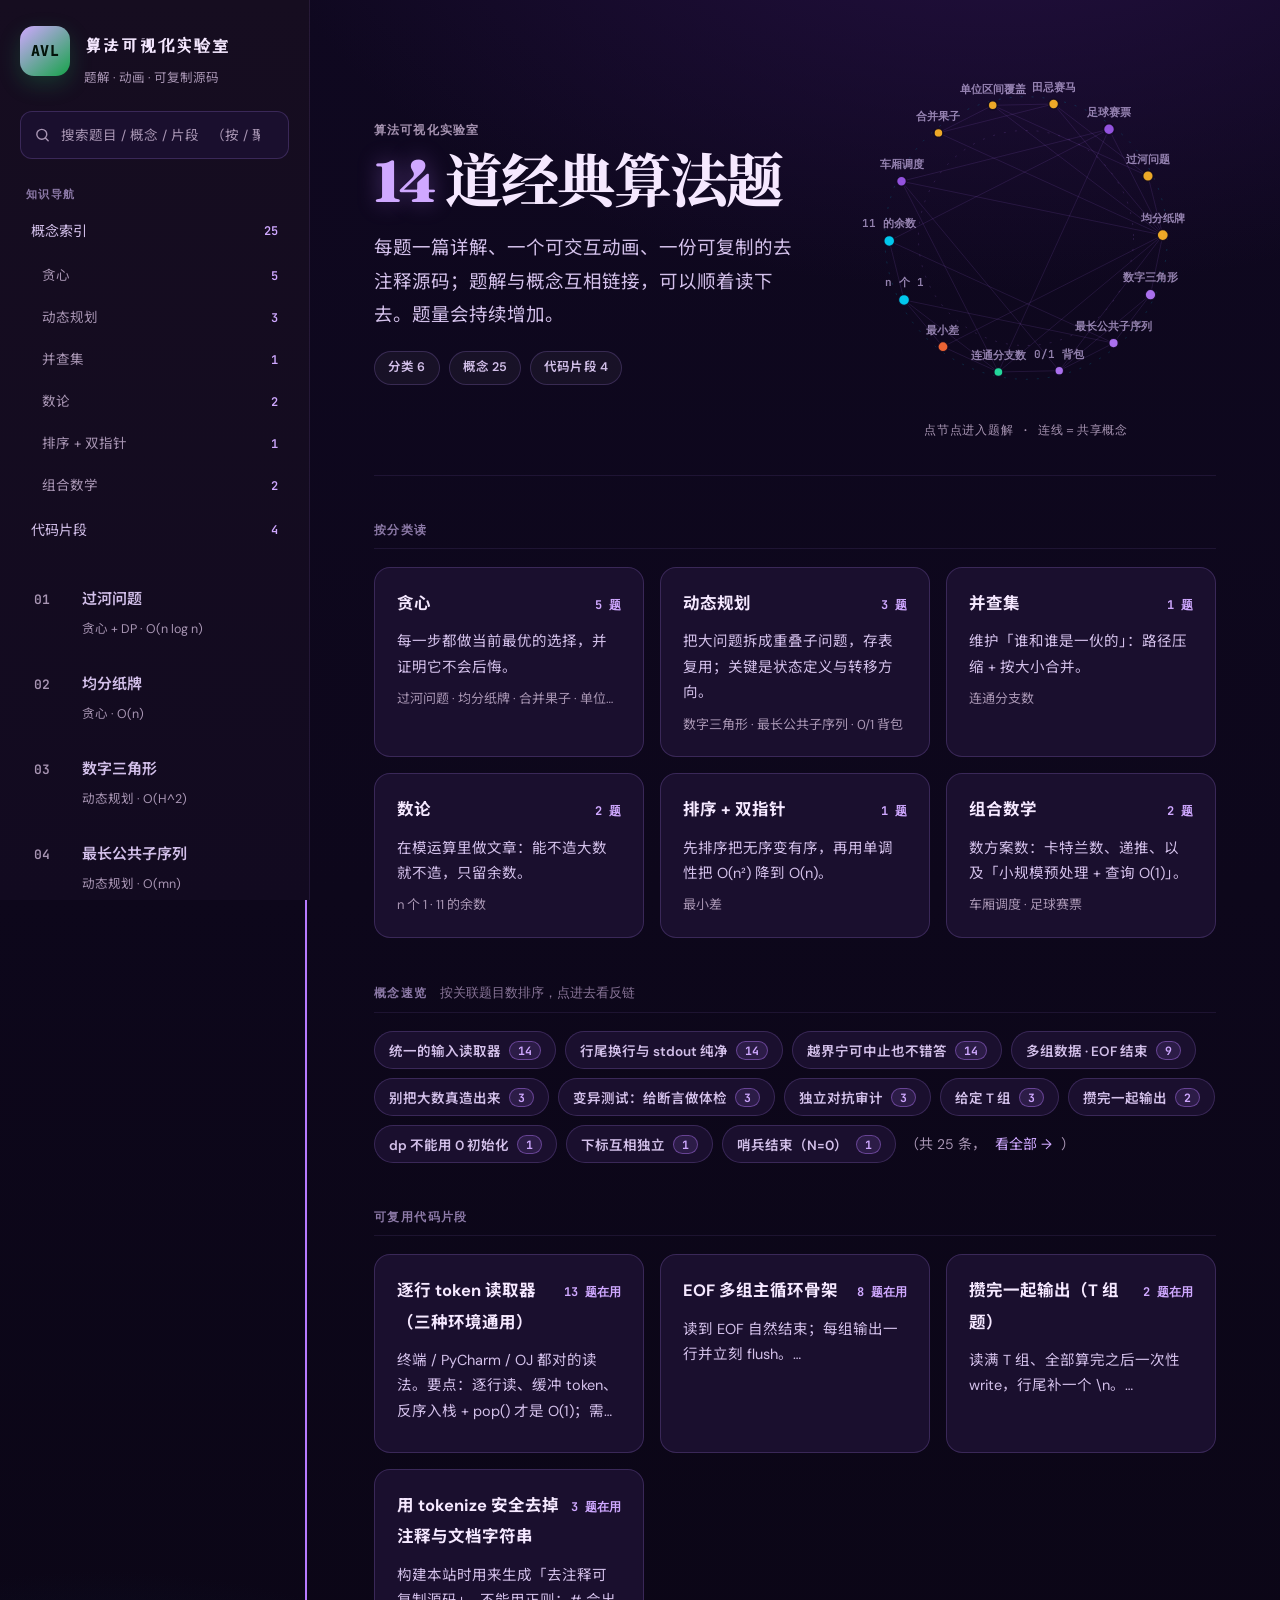
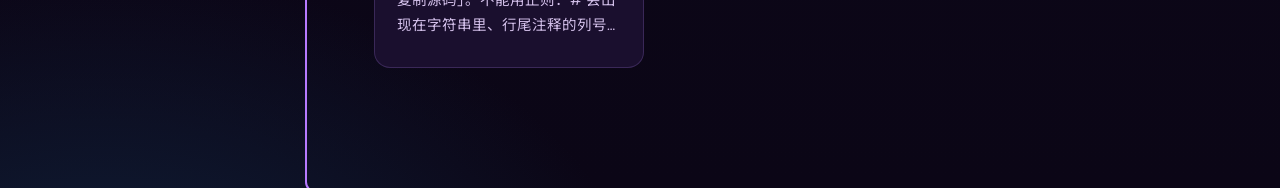
<file: index.html>
<!DOCTYPE html>
<html lang="zh-CN">
<head>
<meta charset="UTF-8">
<meta name="viewport" content="width=device-width, initial-scale=1">
<title>算法可视化实验室 · 经典算法题 wiki</title>
<meta name="description" content="经典算法题 wiki：题解互链、可交互动画、可复制的去注释源码。题量持续增加中。">
<!-- favicon：一个"节点 + 连线"的意象（算法图），内联 SVG，无外部请求 -->
<link rel="icon" href="data:image/svg+xml,%3Csvg xmlns='http://www.w3.org/2000/svg' viewBox='0 0 64 64'%3E%3Crect width='64' height='64' rx='14' fill='%23150c26'/%3E%3Cpath d='M22 24 L42 40' stroke='%2300d9ff' stroke-width='3'/%3E%3Ccircle cx='22' cy='24' r='9' fill='%23b77aff'/%3E%3Ccircle cx='42' cy='40' r='9' fill='%2325e8a5'/%3E%3C/svg%3E">
<!-- 字体：与个人介绍站同一套（Fraunces 衬线标题 / Noto Serif SC 中文标题 / JetBrains Mono 等宽 / ZCOOL 小薇 装饰）
     离网时会自动回落到系统字体，站点仍可用 -->
<link rel="preconnect" href="https://fonts.googleapis.com">
<link rel="preconnect" href="https://fonts.gstatic.com" crossorigin>
<link href="https://fonts.googleapis.com/css2?family=DM+Sans:wght@400;500;600;700;800&family=Fraunces:ital,opsz,wght@0,9..144,400..900;1,9..144,400..900&family=JetBrains+Mono:wght@400;500;700&family=Monoton&family=Noto+Sans+SC:wght@400;500;600;700;800&family=Noto+Serif+SC:wght@400;500;600;700&family=ZCOOL+XiaoWei&display=swap" rel="stylesheet">
<link rel="stylesheet" href="assets/style.css?v=20260930214526">
</head>
<body>
<a class="skip" href="#view">跳到正文</a>

<!-- 全站 canvas 背景（粒子星野，低密度慢漂移；尊重 prefers-reduced-motion） -->
<canvas id="cosmos-canvas" aria-hidden="true"></canvas>

<div class="shell">

  <aside class="side" aria-label="站点导航">
    <div class="brand">
      <a class="brand-mark" href="#/" aria-label="回到首页">AVL</a>
      <div class="brand-text">
        <h1><a href="#/">算法可视化实验室</a></h1>
        <p>题解 · 动画 · 可复制源码</p>
      </div>
    </div>

    <div class="search">
      <svg viewBox="0 0 24 24" aria-hidden="true" class="ico"><circle cx="11" cy="11" r="7"/><path d="M20 20l-3.5-3.5"/></svg>
      <input id="q" type="search" placeholder="搜索题目 / 概念 / 片段   （按 / 聚焦）"
             aria-label="站内搜索" autocomplete="off">
    </div>

    <div class="searchresult" id="searchResult" hidden></div>

    <nav class="wiknav" aria-label="知识导航" id="wiknav"></nav>

    <nav class="list" id="list" aria-label="题目目录"></nav>

    <div class="side-foot">
      <p><span class="dot" aria-hidden="true"></span> 源码可一键复制：默认<b>去注释</b>，也可切回原版</p>
      <p>动画为自包含单文件，离线也能跑</p>
    </div>
  </aside>

  <main id="view" class="main" tabindex="-1"></main>

</div>

<script src="assets/data.js?v=20260930214526"></script>
<script src="assets/wiki.js?v=20260930214526"></script>
<script src="assets/cosmos.js?v=20260930214526"></script>
<script src="assets/app.js?v=20260930214526"></script>
</body>
</html>
</file>
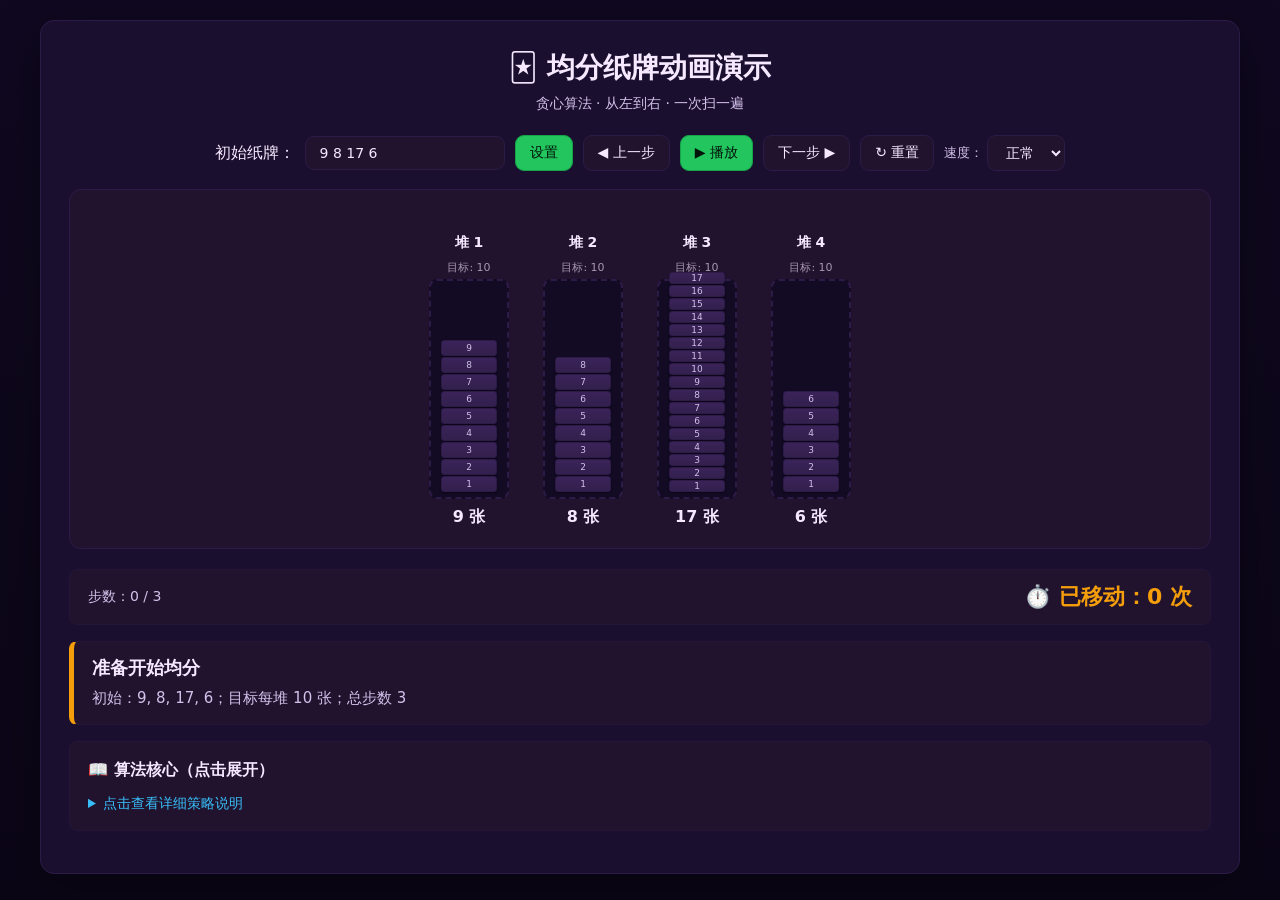
<file: problems/cards/animation.html>
<!DOCTYPE html>
<html lang="zh-CN">
<head>
<meta charset="UTF-8">
<title>均分纸牌动画演示</title>
<style>
  :root {
    --bg: #0f0820; --bg-2: #130a24;
    --surface: #1a0f2e; --surface-2: #21132e;
    --line: #2c1b47; --line-soft: #241539;
    --fg: #f5e8ff; --fg-dim: #d3c0ea; --fg-mute: #a895b3;
    --cur: #f59e0b; --cur-soft: rgba(245,158,11,.16); --cur-line: rgba(245,158,11,.42);
    --ok: #22c55e; --ok-fg: #4ade80; --ok-soft: rgba(34,197,94,.14); --ok-line: rgba(34,197,94,.38);
    --info: #38bdf8; --info-fg: #7dd3fc; --info-soft: rgba(56,189,248,.16); --info-line: rgba(56,189,248,.45);
    --danger: #f87171;
    --ui: "IBM Plex Sans", "Segoe UI", "Microsoft YaHei", system-ui, sans-serif;
    --mono: "JetBrains Mono", "Cascadia Code", Consolas, "Courier New", monospace;
  }
  * { box-sizing: border-box; margin: 0; padding: 0; }
  body {
    font-family: var(--ui);
    font-variant-numeric: tabular-nums;
    background: linear-gradient(180deg, #0f0820 0%, #0b0616 100%);
    min-height: 100vh;
    padding: 20px;
    color: var(--fg);
  }
  .container {
    max-width: 1200px;
    margin: 0 auto;
    background: var(--surface);
    border: 1px solid var(--line);
    border-radius: 14px;
    box-shadow: 0 18px 50px rgba(0,0,0,0.35);
    padding: 28px;
  }
  h1 { text-align: center; color: var(--fg); margin-bottom: 8px; font-size: 28px; }
  .subtitle { text-align: center; color: var(--fg-dim); margin-bottom: 22px; font-size: 14px; }
  .controls {
    display: flex; gap: 10px; justify-content: center; align-items: center;
    flex-wrap: wrap; margin-bottom: 18px;
  }
  button, input, select {
    padding: 8px 14px; border-radius: 9px; border: 1px solid var(--line);
    background: var(--surface-2); color: var(--fg); font-size: 14px; font-family: inherit;
    cursor: pointer; transition: all 0.2s;
  }
  button:hover { background: #241539; border-color: #3a2359; color: var(--fg); transform: translateY(-1px); }
  button.primary { background: var(--ok); color: #04140a; border-color: #16a34a; }
  button.primary:hover { background: #2ee06a; }
  .speed-group { display: flex; gap: 4px; align-items: center; }
  .speed-group label { font-size: 13px; color: var(--fg-dim); }

  /* 卡片堆展示区 */
  .scene {
    position: relative;
    width: 100%;
    min-height: 360px;
    background: var(--surface-2);
    border-radius: 12px;
    border: 1px solid var(--line);
    padding: 30px 20px 20px;
    margin-bottom: 20px;
    display: flex;
    gap: 24px;
    justify-content: center;
    align-items: flex-end;
    flex-wrap: wrap;
  }

  /* 单堆 */
  .pile {
    display: flex; flex-direction: column; align-items: center;
    min-width: 90px; position: relative;
  }
  .pile-label {
    font-size: 14px; font-weight: bold; color: var(--fg);
    margin-bottom: 8px;
  }
  .pile-target {
    font-size: 11px; color: var(--fg-mute); margin-bottom: 4px;
  }
  .pile-stack {
    position: relative;
    width: 80px;
    height: 220px;
    display: flex; flex-direction: column-reverse;
    align-items: center;
    padding: 4px;
    background: var(--bg-2);
    border: 2px dashed var(--line);
    border-radius: 8px;
    transition: border-color 0.3s, box-shadow 0.3s;
  }
  /* 正在处理的那一堆 → 琥珀 */
  .pile-stack.active { border-color: var(--cur); border-style: solid; box-shadow: 0 0 0 3px var(--cur-soft); }
  /* 已归位的那一堆 → 绿 */
  .pile-stack.done { border-color: var(--ok); border-style: solid; box-shadow: inset 0 0 0 1px var(--ok-line); }

  /* 单张卡牌 */
  .card {
    width: 56px; height: 16px;
    background: linear-gradient(180deg, #3a2359, #33204d);
    border: 1px solid var(--line);
    border-radius: 3px;
    margin-bottom: 1px;
    color: var(--fg-dim); font-size: 9px;
    display: flex; align-items: center; justify-content: center;
    box-shadow: 0 1px 2px rgba(0,0,0,0.35);
    transition: opacity 0.4s, transform 0.6s cubic-bezier(0.5, 0, 0.5, 1);
  }
  .card.moving-out {
    opacity: 0; transform: translateY(-30px) scale(0.5);
  }
  .card.moving-in {
    opacity: 0; transform: translateY(30px) scale(0.5);
  }
  /* 已经搬到位的那张（完成/命中）→ 绿 */
  .card.moved {
    background: linear-gradient(180deg, #34d970, #22c55e);
    border-color: #16a34a;
    color: #04140a;
  }

  .pile-count {
    margin-top: 8px; font-size: 16px; font-weight: bold; color: var(--fg);
  }
  .pile-count.done { color: var(--ok-fg); }

  /* 飞行中的纸牌（正在搬的那一张 → 琥珀） */
  .flying-card {
    position: absolute;
    width: 56px; height: 16px;
    background: linear-gradient(180deg, #fbbf24, #f59e0b);
    border: 2px solid var(--cur);
    border-radius: 3px;
    color: #0f0820; font-size: 10px; font-weight: bold;
    display: flex; align-items: center; justify-content: center;
    box-shadow: 0 4px 12px rgba(0,0,0,0.45), 0 0 0 3px var(--cur-soft);
    z-index: 100;
    pointer-events: none;
    transition: all 0.8s cubic-bezier(0.5, 0, 0.5, 1);
  }

  /* 步骤说明 */
  .step-info {
    background: var(--surface-2);
    border: 1px solid var(--line-soft);
    border-left: 5px solid var(--cur);
    padding: 14px 18px;
    border-radius: 8px;
    margin-bottom: 16px;
    min-height: 80px;
  }
  .step-title { font-size: 18px; font-weight: bold; color: var(--fg); margin-bottom: 6px; }
  .step-detail { font-size: 15px; color: var(--fg-dim); line-height: 1.6; }
  .step-tag {
    display: inline-block; background: var(--info-soft); color: var(--info-fg);
    border: 1px solid var(--info-line);
    padding: 2px 10px; border-radius: 12px; font-weight: bold; margin-left: 8px;
  }

  /* 进度 */
  .progress {
    display: flex; justify-content: space-between; align-items: center;
    background: var(--surface-2); border: 1px solid var(--line-soft);
    padding: 12px 18px; border-radius: 8px; margin-bottom: 16px;
  }
  .timer { font-size: 22px; font-weight: bold; color: var(--cur); }
  .step-counter { color: var(--fg-dim); font-size: 14px; }

  /* 算法说明 */
  .algo-explain {
    background: var(--surface-2); border: 1px solid var(--line-soft);
    border-radius: 8px; padding: 14px 18px; margin-bottom: 14px;
    font-size: 14px; line-height: 1.7;
  }
  .algo-explain h3 { color: var(--fg); margin-bottom: 8px; }
  .error { background: rgba(248,113,113,.12); color: var(--danger); border: 1px solid rgba(248,113,113,.38); padding: 10px 14px; border-radius: 8px; margin-bottom: 10px; }
</style>
</head>
<body>

<div class="container">
  <h1>🃏 均分纸牌动画演示</h1>
  <p class="subtitle">贪心算法 · 从左到右 · 一次扫一遍</p>

  <div class="controls">
    <label>初始纸牌：</label>
    <input id="cardInput" type="text" value="9 8 17 6" style="width:200px;">
    <button class="primary" onclick="setup()">设置</button>
    <button onclick="prevStep()" id="btnPrev">◀ 上一步</button>
    <button class="primary" onclick="togglePlay()" id="btnPlay">▶ 播放</button>
    <button onclick="nextStep()" id="btnNext">下一步 ▶</button>
    <button onclick="reset()">↻ 重置</button>
    <div class="speed-group">
      <label>速度：</label>
      <select id="playSpeed" onchange="changeSpeed()">
        <option value="2400">慢</option>
        <option value="1200" selected>正常</option>
        <option value="600">快</option>
      </select>
    </div>
  </div>

  <div id="errorBox"></div>

  <div class="scene" id="scene"></div>

  <div class="progress">
    <div class="step-counter" id="stepCounter">步数：0 / 0</div>
    <div class="timer" id="timer">⏱️ 已移动：0 次</div>
  </div>

  <div class="step-info">
    <div class="step-title" id="stepTitle">请输入纸牌数后点击「设置」开始</div>
    <div class="step-detail" id="stepDetail">例如：9 8 17 6 → 最少 3 次</div>
  </div>

  <div class="algo-explain">
    <h3>📖 算法核心（点击展开）</h3>
    <details>
      <summary style="cursor:pointer; color:var(--info);">点击查看详细策略说明</summary>
      <p style="margin-top:10px;">
        <b>目标</b>：让 N 堆纸牌每堆都等于平均值 avg = sum / N
      </p>
      <p>
        <b>贪心思路</b>：从左到右扫描，如果第 i 堆不等于 avg，
        必须立刻从 i 或 i+1 调整（移动一次），把 i 强制变为 avg，
        剩余偏差转嫁给 i+1。
      </p>
      <p>
        <b>正确性</b>：前 i 堆保持为 avg 时，后续 i+1..N-1 的最优解
        不受前面影响（无后效性），所以每遇到偏差就立即修复是最优的。
      </p>
      <p><b>时间复杂度</b>：O(N)，扫一遍即可。</p>
    </details>
  </div>
</div>

<script>
/* ===== 与 Python 一致的算法 ===== */
function minMoves(cards) {
  const n = cards.length;
  const avg = cards.reduce((a, b) => a + b, 0) / n;
  const piles = [...cards];
  const steps = [];   // {src, dst, amount, snapshot}

  for (let i = 0; i < n - 1; i++) {
    if (piles[i] !== avg) {
      const diff = piles[i] - avg;
      if (diff > 0) {
        piles[i + 1] += diff;
        piles[i] = avg;
        steps.push({ src: i, dst: i + 1, amount: diff, snapshot: [...piles] });
      } else {
        const amount = -diff;
        piles[i + 1] -= amount;
        piles[i] = avg;
        steps.push({ src: i + 1, dst: i, amount, snapshot: [...piles] });
      }
    }
  }
  return { moves: steps.length, steps, avg };
}

/* ===== 状态 ===== */
const state = {
  initial: [],
  avg: 0,
  moves: 0,
  steps: [],
  piles: [],           // 当前每堆张数
  stepIdx: 0,
  playing: false,
  timerId: null,
  playDuration: 1200,
};

function setError(msg) {
  document.getElementById("errorBox").innerHTML =
    msg ? `<div class="error">⚠️ ${msg}</div>` : "";
}

function setup() {
  setError("");
  const raw = document.getElementById("cardInput").value.trim();
  const arr = raw.split(/[\s,]+/).map(x => parseInt(x, 10)).filter(x => !isNaN(x));
  if (arr.length < 1) { setError("请输入至少 1 个数！"); return; }
  if (arr.length > 100) { setError("N <= 100"); return; }
  const total = arr.reduce((a, b) => a + b, 0);
  if (total % arr.length !== 0) {
    setError(`总数 ${total} 不是 N=${arr.length} 的倍数，无法均分！`);
    return;
  }

  const { moves, steps, avg } = minMoves(arr);
  state.initial = arr;
  state.avg = avg;
  state.moves = moves;
  state.steps = steps;
  state.piles = [...arr];
  state.stepIdx = 0;
  state.playing = false;
  clearTimeout(state.timerId);
  document.getElementById("btnPlay").textContent = "▶ 播放";

  drawScene();
  updateStepInfo();
}

function drawScene() {
  const scene = document.getElementById("scene");
  scene.innerHTML = "";
  state.piles.forEach((count, idx) => {
    const pile = document.createElement("div");
    pile.className = "pile";
    pile.dataset.idx = idx;

    const label = document.createElement("div");
    label.className = "pile-label";
    label.textContent = `堆 ${idx + 1}`;
    pile.appendChild(label);

    const target = document.createElement("div");
    target.className = "pile-target";
    target.textContent = `目标: ${state.avg}`;
    pile.appendChild(target);

    const stack = document.createElement("div");
    stack.className = "pile-stack";
    if (count === state.avg && state.stepIdx >= state.steps.length) stack.classList.add("done");
    for (let c = 0; c < count; c++) {
      const card = document.createElement("div");
      card.className = "card";
      if (count === state.avg && state.stepIdx >= state.steps.length) {
        card.classList.add("moved");
      }
      card.textContent = c + 1;
      stack.appendChild(card);
    }
    pile.appendChild(stack);

    const cnt = document.createElement("div");
    cnt.className = "pile-count";
    if (count === state.avg && state.stepIdx >= state.steps.length) cnt.classList.add("done");
    cnt.textContent = `${count} 张`;
    pile.appendChild(cnt);

    scene.appendChild(pile);
  });
}

function updateStepInfo() {
  document.getElementById("stepCounter").textContent =
    `步数：${state.stepIdx} / ${state.steps.length}`;
  document.getElementById("timer").textContent = `⏱️ 已移动：${state.stepIdx} 次`;

  const title = document.getElementById("stepTitle");
  const detail = document.getElementById("stepDetail");

  if (state.stepIdx === 0) {
    title.textContent = "准备开始均分";
    detail.textContent = `初始：${state.initial.join(", ")}；目标每堆 ${state.avg} 张；总步数 ${state.steps.length}`;
    return;
  }
  if (state.stepIdx > state.steps.length) {
    title.textContent = "✓ 已完成";
    detail.textContent = `所有堆均为 ${state.avg} 张，共移动 ${state.moves} 次`;
    return;
  }

  const step = state.steps[state.stepIdx - 1];
  title.textContent = `第 ${state.stepIdx} 步：从堆 ${step.src + 1} 移到堆 ${step.dst + 1}`;
  detail.innerHTML = `移动 ${step.amount} 张 <span class="step-tag">操作后：${step.snapshot.join(", ")}</span>`;
}

/* ===== 单步执行（带飞行纸牌动画） ===== */
function applyStep(step) {
  return new Promise(resolve => {
    const scene = document.getElementById("scene");
    const srcEl = scene.querySelector(`.pile[data-idx="${step.src}"]`);
    const dstEl = scene.querySelector(`.pile[data-idx="${step.dst}"]`);

    if (!srcEl || !dstEl) { resolve(); return; }

    const sceneRect = scene.getBoundingClientRect();
    const srcRect = srcEl.getBoundingClientRect();
    const dstRect = dstEl.getBoundingClientRect();

    const startX = srcRect.left - sceneRect.left + srcRect.width / 2 - 28;
    const startY = srcRect.top - sceneRect.top + 30;
    const endX   = dstRect.left - sceneRect.left + dstRect.width / 2 - 28;
    const endY   = dstRect.top - sceneRect.top + 30;

    // 飞行纸牌
    const flyer = document.createElement("div");
    flyer.className = "flying-card";
    flyer.textContent = `× ${step.amount}`;
    flyer.style.left = startX + "px";
    flyer.style.top = startY + "px";
    flyer.style.transform = "translate(-50%, -50%)";
    scene.appendChild(flyer);

    // 强制 reflow
    void flyer.offsetHeight;

    // 飞到目标
    flyer.style.left = endX + "px";
    flyer.style.top = endY + "px";

    // 同时让源堆"掉"几张
    const srcStack = srcEl.querySelector(".pile-stack");
    const srcCards = srcStack.querySelectorAll(".card");
    for (let i = 0; i < step.amount && i < srcCards.length; i++) {
      srcCards[srcCards.length - 1 - i].classList.add("moving-out");
    }

    setTimeout(() => {
      // 更新 state.piles
      state.piles[step.src] -= step.amount;
      state.piles[step.dst] += step.amount;

      flyer.remove();

      // 重新绘制（让 dst 堆新增几张）
      drawScene();

      setTimeout(resolve, 200);
    }, 850);
  });
}

async function nextStep() {
  if (state.stepIdx >= state.steps.length) {
    if (state.playing) {
      state.playing = false;
      clearTimeout(state.timerId);
      document.getElementById("btnPlay").textContent = "✓ 完成";
    }
    return;
  }
  const step = state.steps[state.stepIdx];
  await applyStep(step);
  state.stepIdx++;
  updateStepInfo();
  if (state.stepIdx === state.steps.length) {
    state.playing = false;
    clearTimeout(state.timerId);
    document.getElementById("btnPlay").textContent = "✓ 完成";
  }
}

function prevStep() {
  if (state.stepIdx === 0) return;
  state.stepIdx--;
  state.piles = [...state.initial];
  for (let i = 0; i < state.stepIdx; i++) {
    const s = state.steps[i];
    state.piles[s.src] -= s.amount;
    state.piles[s.dst] += s.amount;
  }
  drawScene();
  updateStepInfo();
  document.getElementById("btnPlay").textContent =
    state.stepIdx === state.steps.length ? "✓ 完成" : "▶ 播放";
}

function reset() {
  state.stepIdx = 0;
  state.playing = false;
  clearTimeout(state.timerId);
  document.getElementById("btnPlay").textContent = "▶ 播放";
  state.piles = [...state.initial];
  drawScene();
  updateStepInfo();
}

async function togglePlay() {
  if (state.playing) {
    state.playing = false;
    clearTimeout(state.timerId);
    document.getElementById("btnPlay").textContent = "▶ 播放";
    return;
  }
  if (state.stepIdx >= state.steps.length) reset();
  if (state.steps.length === 0) return;
  state.playing = true;
  document.getElementById("btnPlay").textContent = "⏸ 暂停";

  while (state.playing && state.stepIdx < state.steps.length) {
    await nextStep();
    if (!state.playing) break;
    await new Promise(r => setTimeout(r, state.playDuration));
  }
}

function changeSpeed() {
  state.playDuration = parseInt(document.getElementById("playSpeed").value, 10);
}

window.addEventListener("load", () => setTimeout(setup, 100));
window.addEventListener("resize", drawScene);
</script>
</body>
</html>
</file>
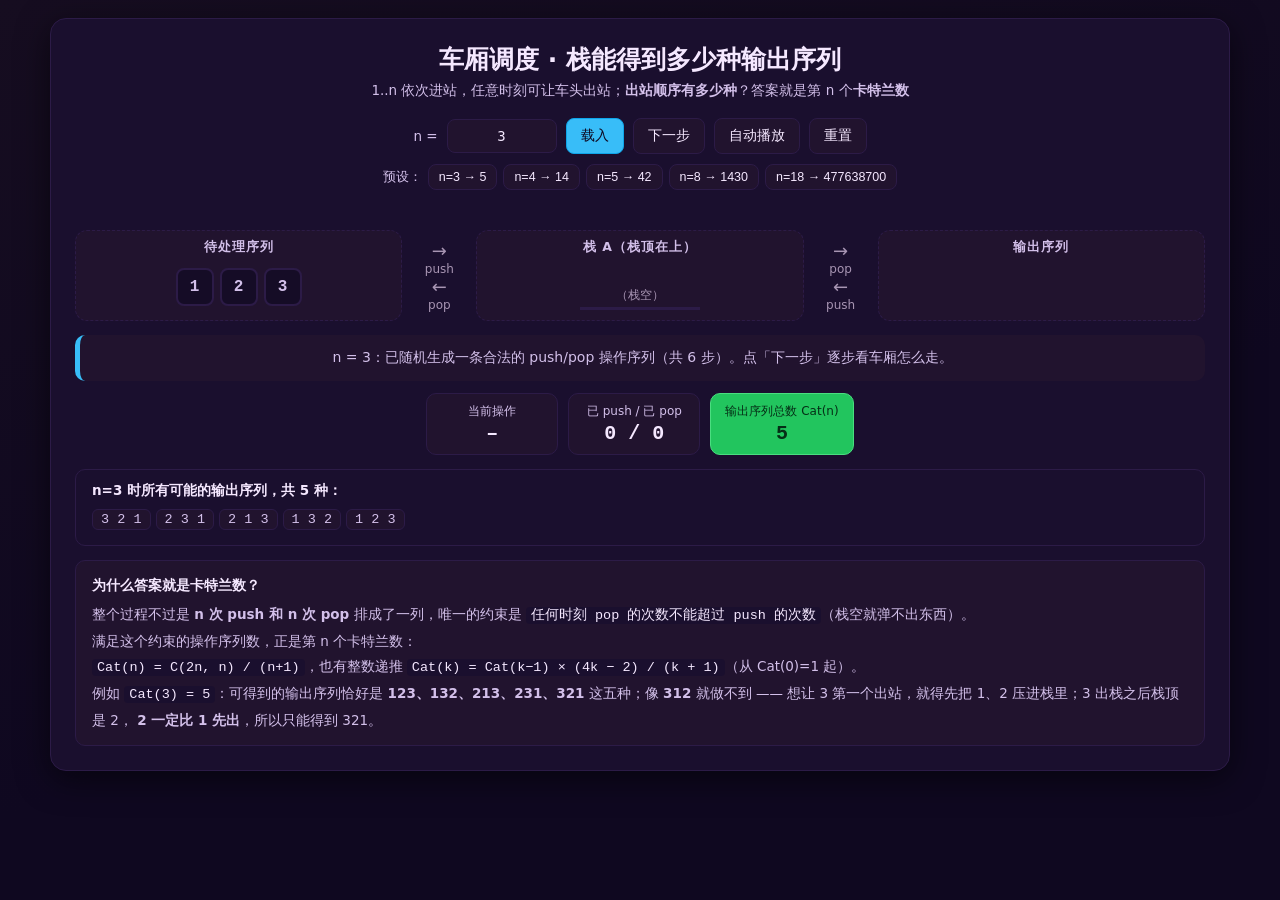
<file: problems/catalan/animation.html>
<!DOCTYPE html>
<html lang="zh-CN">
<head>
<meta charset="UTF-8">
<title>车厢调度 · 栈与卡特兰数</title>
<style>
  * { box-sizing: border-box; margin: 0; padding: 0; }
  body {
    font-family: "IBM Plex Sans", "Segoe UI", "Microsoft YaHei", system-ui, sans-serif;
    background: linear-gradient(160deg, #160d20 0%, #0f0820 60%);
    min-height: 100vh; padding: 18px; color: #f5e8ff;
  }
  .container {
    max-width: 1180px; margin: 0 auto; background: #1a0f2e;
    border: 1px solid #2c1b47;
    border-radius: 16px; box-shadow: 0 8px 32px rgba(0,0,0,0.55); padding: 24px;
  }
  h1 { text-align: center; color: #f5e8ff; font-size: 25px; margin-bottom: 6px; }
  .subtitle { text-align: center; color: #d3c0ea; font-size: 13.5px; margin-bottom: 18px; }

  .controls { display:flex; gap:9px; justify-content:center; align-items:center;
              flex-wrap:wrap; margin-bottom:10px; }
  input#inp {
    width: 110px; padding: 8px 12px; border-radius: 8px; border: 1px solid #2c1b47;
    font-size: 14px; font-family:"JetBrains Mono", "Cascadia Code", Consolas, monospace;
    color:#f5e8ff; background:#21132e;
    text-align:center;
  }
  input#inp:focus { outline:none; border-color:#38bdf8; box-shadow:0 0 0 3px rgba(56,189,248,.22); }
  button {
    padding: 8px 14px; border-radius: 8px; border: 1px solid #2c1b47;
    background:#21132e; color:#f5e8ff; font-size:14px; cursor:pointer; transition: all .18s;
  }
  button:hover { background:#241539; color:#f5e8ff; transform: translateY(-1px); }
  button.primary { background:#38bdf8; color:#0f0820; border-color:#0ea5e9; }
  button.primary:hover { background:#7dd3fc; }
  button:disabled { opacity:.45; cursor:not-allowed; transform:none; }
  button.mini { padding:5px 10px; font-size:12.5px; }

  .presets { text-align:center; margin-bottom:12px; font-size:13px; color:#d3c0ea;
             display:flex; gap:6px; justify-content:center; flex-wrap:wrap; align-items:center; }
  .error { color:#f87171; text-align:center; min-height:20px; margin-bottom:8px; font-size:14px; }

  /* ---------- 三栏舞台 ---------- */
  .stage { display: flex; align-items: stretch; justify-content: center;
           gap: 8px; margin-bottom: 14px; flex-wrap: wrap; }
  .lane { flex: 1 1 0; min-width: 190px; border: 1px dashed #2c1b47; border-radius: 12px;
          background: #21132e; padding: 8px 10px 10px; }
  .lane-title { font-size: 12.5px; color: #d3c0ea; text-align: center; margin-bottom: 8px;
                font-weight: 700; letter-spacing: 1px; }
  .flow { display:flex; align-items:center; justify-content:center; flex-direction:column;
          font-size:12px; color:#a895b3; min-width: 58px; }
  .flow .big { font-size: 18px; line-height: 22px; }

  .row { display: flex; gap: 6px; justify-content: center; align-items: center;
         min-height: 46px; flex-wrap: wrap; }
  .stackcol { display: flex; flex-direction: column-reverse; gap: 6px;
              justify-content: flex-start; align-items: center; min-height: 46px;
              padding-bottom: 4px; border-bottom: 3px solid #2c1b47;
              width: 100%; max-width: 120px; margin: 0 auto; }
  .stackcol .hint { font-size: 11.5px; color:#a895b3; }

  .car {
    width: 38px; height: 38px; line-height: 34px; text-align: center;
    border-radius: 8px; border: 2px solid #2c1b47; background: #150c26; color: #d3c0ea;
    font-weight: 700; font-size: 16px;
    font-family:"JetBrains Mono", "Cascadia Code", Consolas, "Courier New", monospace;
    transition: transform .18s, background .18s, border-color .18s, color .18s;
  }
  .car.fresh { animation: pop .32s ease-out; }
  @keyframes pop {
    0%   { transform: scale(.3); opacity: 0; }
    70%  { transform: scale(1.18); opacity: 1; }
    100% { transform: scale(1); }
  }
  .car.in-stack { background:rgba(56,189,248,.14); border-color:rgba(56,189,248,.5); color:#38bdf8; }
  .car.out { background:rgba(34,197,94,.14); border-color:rgba(34,197,94,.5); color:#22c55e; }
  .car.hot { background:#f59e0b; border-color:#fbbf24; color:#0f0820;
             transform: translateY(-4px) scale(1.1);
             box-shadow: 0 0 0 3px rgba(245,158,11,.5), 0 6px 14px rgba(0,0,0,.6); }

  /* ---------- 状态条 ---------- */
  .stepbar { text-align:center; font-size:14px; min-height: 46px; padding: 11px 14px;
             background:#21132e; border-radius: 10px; border-left: 5px solid #38bdf8;
             color:#d3c0ea; margin-bottom: 12px; line-height: 1.6; }
  .stepbar b { color:#f5e8ff; }

  .panel { display:flex; gap:10px; justify-content:center; flex-wrap:wrap; margin-bottom:14px; }
  .stat { min-width: 132px; padding: 9px 14px; border-radius: 10px;
          background:#21132e; border:1px solid #2c1b47; text-align:center; }
  .stat .lbl { display:block; font-size:12px; color:#d3c0ea; margin-bottom:2px; }
  .stat .val { font-size:20px; font-weight:700; color:#f5e8ff;
               font-family:"JetBrains Mono", "Cascadia Code", Consolas, "Courier New", monospace; }
  .stat.ans { background:#22c55e; border-color:#4ade80; }
  .stat.ans .lbl, .stat.ans .val { color:#052e16; }

  /* ---------- 全部输出序列 ---------- */
  .seqbox { border:1px solid #2c1b47; border-radius:10px; padding:12px 16px;
            background:#1a0f2e; margin-bottom:14px; font-size:13.5px; color:#d3c0ea; }
  .seqbox .ttl { font-weight:700; color:#f5e8ff; margin-bottom:6px; }
  .seqbox .seq { font-family:"JetBrains Mono", "Cascadia Code", Consolas, "Courier New", monospace;
                 display:inline-block;
                 background:#21132e; border:1px solid #2c1b47; border-radius:6px;
                 padding:2px 8px; margin:3px 5px 3px 0; }

  .formula { background:#21132e; border:1px solid #2c1b47; border-radius:10px;
             padding:12px 16px; font-size:13.5px; line-height:1.85; color:#d3c0ea; }
  .formula .ttl { font-weight:700; color:#f5e8ff; margin-bottom:4px; }
  .formula code { font-family:"JetBrains Mono", "Cascadia Code", Consolas, "Courier New", monospace;
                  background:#1a0f2e;
                  padding:1px 5px; border-radius:4px; color:#f5e8ff; }
</style>
</head>
<body>
<div class="container">
  <h1>车厢调度 · 栈能得到多少种输出序列</h1>
  <p class="subtitle">
    1..n 依次进站，任意时刻可让车头出站；<b>出站顺序有多少种</b>？答案就是第 n 个<b>卡特兰数</b>
  </p>

  <div class="controls">
    <span style="font-size:13.5px;color:#d3c0ea;">n =</span>
    <input id="inp" type="text" value="3" maxlength="3">
    <button id="btnLoad" class="primary">载入</button>
    <button id="btnNext">下一步</button>
    <button id="btnAuto">自动播放</button>
    <button id="btnReset">重置</button>
  </div>

  <div class="presets">
    <span>预设：</span>
    <button class="mini" data-n="3">n=3 → 5</button>
    <button class="mini" data-n="4">n=4 → 14</button>
    <button class="mini" data-n="5">n=5 → 42</button>
    <button class="mini" data-n="8">n=8 → 1430</button>
    <button class="mini" data-n="18">n=18 → 477638700</button>
  </div>

  <div class="error" id="err"></div>

  <div class="stage">
    <div class="lane">
      <div class="lane-title">待处理序列</div>
      <div class="row" id="inputRow"></div>
    </div>
    <div class="flow">
      <div class="big">→</div><div>push</div>
      <div class="big">←</div><div>pop</div>
    </div>
    <div class="lane">
      <div class="lane-title">栈 A（栈顶在上）</div>
      <div class="stackcol" id="stackCol"></div>
    </div>
    <div class="flow">
      <div class="big">→</div><div>pop</div>
      <div class="big">←</div><div>push</div>
    </div>
    <div class="lane">
      <div class="lane-title">输出序列</div>
      <div class="row" id="outputRow"></div>
    </div>
  </div>

  <div class="stepbar" id="stepText">
    点「下一步」开始逐步演示一条 push/pop 操作序列；也可以直接「自动播放」。
  </div>

  <div class="panel">
    <div class="stat"><span class="lbl">当前操作</span>
      <span class="val" id="vOp">–</span></div>
    <div class="stat"><span class="lbl">已 push / 已 pop</span>
      <span class="val" id="vCount">0 / 0</span></div>
    <div class="stat ans"><span class="lbl">输出序列总数 Cat(n)</span>
      <span class="val" id="vAns">–</span></div>
  </div>

  <div class="seqbox" id="seqBox"></div>

  <div class="formula">
    <div class="ttl">为什么答案就是卡特兰数？</div>
    <div>
      整个过程不过是 <b>n 次 push 和 n 次 pop</b> 排成了一列，唯一的约束是
      <code>任何时刻 pop 的次数不能超过 push 的次数</code>（栈空就弹不出东西）。<br>
      满足这个约束的操作序列数，正是第 n 个卡特兰数：<br>
      <code>Cat(n) = C(2n, n) / (n+1)</code>，也有整数递推
      <code>Cat(k) = Cat(k−1) × (4k − 2) / (k + 1)</code>（从 Cat(0)=1 起）。<br>
      例如 <code>Cat(3) = 5</code>：可得到的输出序列恰好是
      <b>123、132、213、231、321</b> 这五种；像 <b>312</b> 就做不到 ——
      想让 3 第一个出站，就得先把 1、2 压进栈里；3 出栈之后栈顶是 2，
      <b>2 一定比 1 先出</b>，所以只能得到 321。
    </div>
  </div>
</div>

<script>
'use strict';

/* ==================================================================
 * 纯逻辑部分 —— 不碰 DOM，可用 node 抽出后直接实跑断言
 * ================================================================== */

/* 第 n 个卡特兰数：Cat(0)=1，Cat(k)=Cat(k-1)*(4k-2)/(k+1) */
function catalan(n) {
  var c = 1;
  for (var k = 1; k <= n; k++) {
    c = c * (4 * k - 2) / (k + 1);
  }
  return c;
}

/* 一次合法的 push/pop 操作序列的随机生成（seed 可选，便于测试复现） */
function randomOps(n, rand) {
  var r = rand || Math.random;
  var ops = [];
  var pushed = 0;
  var inStack = 0;
  for (var step = 0; step < 2 * n; step++) {
    var canPush = (pushed < n);
    var canPop = (inStack > 0);
    var doPush;
    if (canPush && canPop) {
      doPush = (r() < 0.5);
    } else {
      doPush = canPush;
    }
    if (doPush) {
      ops.push('push');
      pushed++;
      inStack++;
    } else {
      ops.push('pop');
      inStack--;
    }
  }
  return ops;
}

/* 按操作序列逐步模拟，返回每一步的状态快照 */
function simulate(n, ops) {
  var nextNum = 1;
  var stack = [];
  var out = [];
  var steps = [];

  for (var i = 0; i < ops.length; i++) {
    var op = ops[i];
    var moved = null;
    if (op === 'push') {
      moved = nextNum;
      stack.push(nextNum);
      nextNum++;
    } else {
      moved = stack.pop();          /* 栈空则 moved 为 undefined，正常序列不会发生 */
      out.push(moved);
    }
    /* 待处理序列 = 还没 push 过的那一段，就在循环里顺手取走。
       别事后另算一遍 —— 那样很容易差一步，把 nextNum 记成 push 之前的值。 */
    var rem = [];
    for (var v = nextNum; v <= n; v++) {
      rem.push(v);
    }
    steps.push({
      index: i,
      op: op,
      moved: moved,
      remainder: rem,
      stack: stack.slice(),
      out: out.slice(),
      note: (op === 'push')
        ? ('把 ' + moved + ' 压入栈')
        : ('把 ' + moved + ' 弹出并接到输出序列末尾')
    });
  }

  return steps;
}

/* 枚举 n 较小时的全部输出序列（字典序），用于"总数"的直观展示 */
function enumerateSequences(n) {
  var result = [];

  function dfs(nextNum, stack, out) {
    if (out.length === n) {
      result.push(out.slice());
      return;
    }
    if (nextNum <= n) {
      stack.push(nextNum);
      dfs(nextNum + 1, stack, out);
      stack.pop();
    }
    if (stack.length > 0) {
      var v = stack.pop();
      out.push(v);
      dfs(nextNum, stack, out);
      out.pop();
      stack.push(v);
    }
  }

  dfs(1, [], []);
  return result;
}

/* 校验一个输出排列能否由栈生成（贪心模拟），供测试断言用 */
function stackGenerable(target, n) {
  var stack = [];
  var nextNum = 1;
  for (var i = 0; i < target.length; i++) {
    var x = target[i];
    while (nextNum <= n && (stack.length === 0 || stack[stack.length - 1] !== x)) {
      stack.push(nextNum);
      nextNum++;
    }
    if (stack.length > 0 && stack[stack.length - 1] === x) {
      stack.pop();
    } else {
      return false;
    }
  }
  return true;
}

/* 输入校验：1..18 的十进制整数 */
function isValidN(s) {
  if (!s) return false;
  for (var i = 0; i < s.length; i++) {
    var c = s.charAt(i);
    if (c < '0' || c > '9') return false;
  }
  var n = parseInt(s, 10);
  return (n >= 1 && n <= 18);
}

/* ==================================================================
 * 渲染 / 交互部分 —— 只在浏览器里跑（node 下 document 未定义，会跳过）
 * ================================================================== */

var DEMO_MAX = 10;      /* 逐步演示最多到 10（再多看不过来） */
var LIST_MAX = 4;       /* 列出全部输出序列最多到 4（14 条） */

var state = { n: 0, steps: [], cursor: 0, timer: null };

function clearTimer() {
  if (state.timer !== null) {
    clearInterval(state.timer);
    state.timer = null;
  }
  var btn = document.getElementById('btnAuto');
  if (btn) { btn.textContent = '自动播放'; }
}

function setError(msg) {
  document.getElementById('err').textContent = msg;
}

function clearStage() {
  document.getElementById('inputRow').innerHTML = '';
  document.getElementById('stackCol').innerHTML = '';
  document.getElementById('outputRow').innerHTML = '';
  document.getElementById('seqBox').innerHTML = '';
  state.n = 0;
  state.steps = [];
  state.cursor = 0;
  document.getElementById('vOp').textContent = '–';
  document.getElementById('vCount').textContent = '0 / 0';
  document.getElementById('vAns').textContent = '–';
  document.getElementById('btnNext').disabled = true;
}

function makeCar(num, cls, fresh) {
  var d = document.createElement('div');
  d.className = 'car' + (cls ? ' ' + cls : '') + (fresh ? ' fresh' : '');
  d.textContent = String(num);
  return d;
}

function renderStep(step, fresh) {
  var inputRow = document.getElementById('inputRow');
  var stackCol = document.getElementById('stackCol');
  var outputRow = document.getElementById('outputRow');

  inputRow.innerHTML = '';
  for (var i = 0; i < step.remainder.length; i++) {
    inputRow.appendChild(makeCar(step.remainder[i], '', false));
  }
  if (step.remainder.length === 0) {
    var e1 = document.createElement('span');
    e1.className = 'hint';
    e1.textContent = '（空）';
    inputRow.appendChild(e1);
  }

  stackCol.innerHTML = '';
  for (var j = 0; j < step.stack.length; j++) {
    var isTop = (j === step.stack.length - 1);
    var hot = (fresh && step.op === 'push' && isTop);
    stackCol.appendChild(makeCar(step.stack[j], 'in-stack' + (hot ? ' hot' : ''),
                                 fresh && step.op === 'push' && isTop));
  }
  if (step.stack.length === 0) {
    var e2 = document.createElement('span');
    e2.className = 'hint';
    e2.textContent = '（栈空）';
    stackCol.appendChild(e2);
  }

  outputRow.innerHTML = '';
  for (var k = 0; k < step.out.length; k++) {
    var isLast = (k === step.out.length - 1);
    var hot2 = (fresh && step.op === 'pop' && isLast);
    outputRow.appendChild(makeCar(step.out[k], 'out' + (hot2 ? ' hot' : ''),
                                  fresh && step.op === 'pop' && isLast));
  }
}

function showSeqList(n) {
  var box = document.getElementById('seqBox');
  box.innerHTML = '';
  var ttl = document.createElement('div');
  ttl.className = 'ttl';
  if (n <= LIST_MAX) {
    var seqs = enumerateSequences(n);
    ttl.textContent = 'n=' + n + ' 时所有可能的输出序列，共 ' + seqs.length + ' 种：';
    box.appendChild(ttl);
    for (var i = 0; i < seqs.length; i++) {
      var sp = document.createElement('span');
      sp.className = 'seq';
      sp.textContent = seqs[i].join(' ');
      box.appendChild(sp);
    }
  } else {
    ttl.textContent = 'n=' + n + ' 时输出序列共 ' + catalan(n) + ' 种'
      + '（n > ' + LIST_MAX + ' 太多，不逐条列出）。'
      + '想看清有哪些，把 n 调到 4 以内。';
    box.appendChild(ttl);
  }
}

function loadN(raw) {
  clearTimer();
  /* 只去掉首尾空白。中间的空白**不能删** —— 删了会把 "1 2" 悄悄变成 12，
     和 isValidN() 的口径也会打架（它认为 " 3" 是非法输入）。 */
  var s = (raw || '').replace(/^\s+|\s+$/g, '');
  if (!isValidN(s)) {
    setError('请输入 1 到 18 之间的整数。');
    clearStage();
    return false;
  }
  setError('');

  var n = parseInt(s, 10);
  state.n = n;
  state.cursor = 0;
  document.getElementById('vAns').textContent = String(catalan(n));

  if (n <= DEMO_MAX) {
    state.steps = simulate(n, randomOps(n));
    document.getElementById('btnNext').disabled = false;
    document.getElementById('stepText').textContent =
      'n = ' + n + '：已随机生成一条合法的 push/pop 操作序列（共 ' + (2 * n)
      + ' 步）。点「下一步」逐步看车厢怎么走。';
    renderStep({ remainder: rangeOf(n, 1), stack: [], out: [], op: 'init' }, false);
  } else {
    state.steps = [];
    document.getElementById('btnNext').disabled = true;
    document.getElementById('stepText').textContent =
      'n = ' + n + ' 太大，不做逐步演示（最多演示 n = ' + DEMO_MAX + '）。'
      + '右下角是它对应的答案 Cat(' + n + ')。';
    document.getElementById('inputRow').innerHTML = '';
    document.getElementById('stackCol').innerHTML = '';
    document.getElementById('outputRow').innerHTML = '';
  }

  showSeqList(n);
  renderCounts(0, 0);
  document.getElementById('vOp').textContent = '–';
  return true;
}

function rangeOf(n, from) {
  var a = [];
  for (var v = from; v <= n; v++) { a.push(v); }
  return a;
}

function renderCounts(pushed, popped) {
  document.getElementById('vCount').textContent = pushed + ' / ' + popped;
}

function stepOnce() {
  if (state.cursor >= state.steps.length) return false;
  var step = state.steps[state.cursor];
  renderStep(step, true);

  document.getElementById('vOp').textContent =
    (step.op === 'push' ? 'push ' + step.moved : 'pop ' + step.moved);
  var pushed = 0, popped = 0;
  for (var i = 0; i <= state.cursor; i++) {
    if (state.steps[i].op === 'push') { pushed++; } else { popped++; }
  }
  renderCounts(pushed, popped);

  document.getElementById('stepText').textContent =
    '第 ' + (state.cursor + 1) + ' / ' + state.steps.length + ' 步：' + step.note
    + '。此时栈内自底向上是 [' + step.stack.join(', ') + ']'
    + '，输出序列为 [' + step.out.join(' ') + ']。';

  state.cursor++;
  if (state.cursor >= state.steps.length) {
    finish();
    return false;
  }
  return true;
}

function finish() {
  var n = state.n;
  document.getElementById('stepText').textContent =
    '演示完毕：得到的输出序列是 [' + state.steps[state.steps.length - 1].out.join(' ')
    + ']。这只是 Cat(' + n + ') = ' + catalan(n) + ' 种中的一种 —— '
    + '总共有 ' + catalan(n) + ' 条合法的 push/pop 序列。';
  document.getElementById('btnNext').disabled = true;
}

function reset() {
  clearTimer();
  if (state.n === 0) return;
  state.cursor = 0;
  var n = state.n;
  state.steps = simulate(n, randomOps(n));
  renderStep({ remainder: rangeOf(n, 1), stack: [], out: [], op: 'init' }, false);
  renderCounts(0, 0);
  document.getElementById('vOp').textContent = '–';
  document.getElementById('stepText').textContent =
    '已重置，并重新随机了一条操作序列。点「下一步」重新开始。';
  document.getElementById('btnNext').disabled = false;
}

function toggleAuto() {
  var btn = document.getElementById('btnAuto');
  if (state.timer !== null) {
    clearTimer();
    return;
  }
  if (state.steps.length === 0) return;
  if (state.cursor >= state.steps.length) reset();
  btn.textContent = '暂停';
  state.timer = setInterval(function () {
    if (!stepOnce()) {
      clearTimer();
    }
  }, 620);
  stepOnce();
}

function init() {
  document.getElementById('btnLoad').addEventListener('click', function () {
    loadN(document.getElementById('inp').value);
  });
  document.getElementById('btnNext').addEventListener('click', function () {
    clearTimer();
    stepOnce();
  });
  document.getElementById('btnAuto').addEventListener('click', toggleAuto);
  document.getElementById('btnReset').addEventListener('click', reset);
  document.getElementById('inp').addEventListener('keydown', function (ev) {
    if (ev.key === 'Enter') loadN(document.getElementById('inp').value);
  });
  document.getElementById('inp').addEventListener('input', function () {
    setError('');
  });

  var btns = document.querySelectorAll('.presets button');
  for (var i = 0; i < btns.length; i++) {
    btns[i].addEventListener('click', function () {
      var n = this.getAttribute('data-n');
      document.getElementById('inp').value = n;
      loadN(n);
    });
  }

  loadN(document.getElementById('inp').value);
}

if (typeof document !== 'undefined') {
  if (document.readyState === 'loading') {
    document.addEventListener('DOMContentLoaded', init);
  } else {
    init();
  }
}
</script>
</body>
</html>
</file>
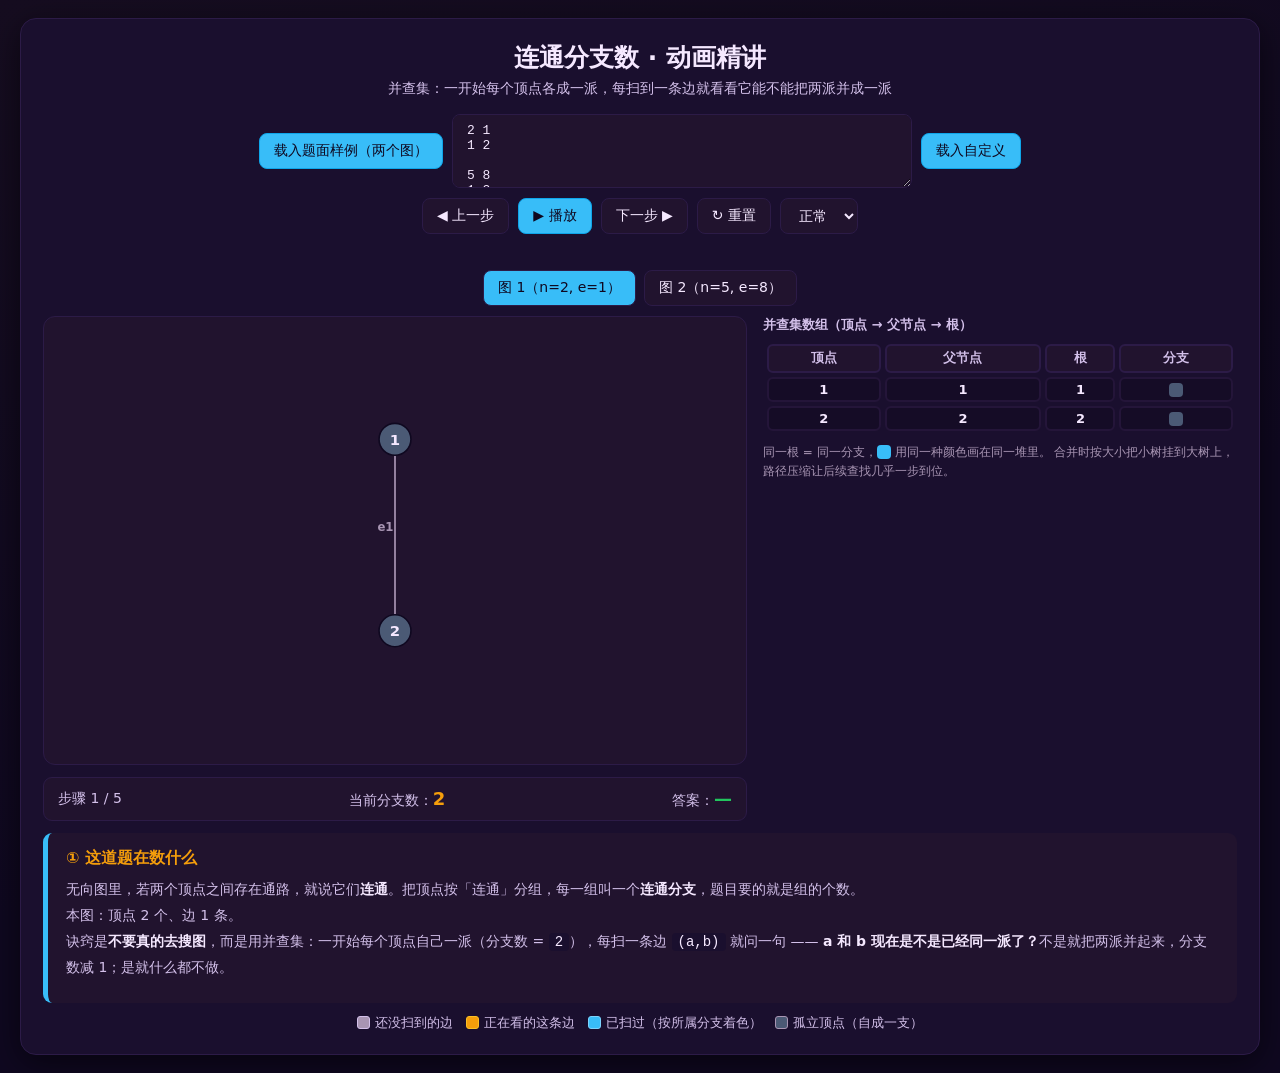
<file: problems/components/animation.html>
<!DOCTYPE html>
<html lang="zh-CN">
<head>
<meta charset="UTF-8">
<title>连通分支数 · 动画精讲</title>
<style>
  * { box-sizing: border-box; margin: 0; padding: 0; }
  body {
    font-family: "IBM Plex Sans", "Segoe UI", "Microsoft YaHei", system-ui, sans-serif;
    background: linear-gradient(160deg, #160d20 0%, #0f0820 60%);
    min-height: 100vh; padding: 18px; color: #f5e8ff;
  }
  .container {
    max-width: 1240px; margin: 0 auto; background: #1a0f2e;
    border: 1px solid #2c1b47;
    border-radius: 16px; box-shadow: 0 8px 32px rgba(0,0,0,0.55); padding: 22px;
  }
  h1 { text-align: center; font-size: 25px; margin-bottom: 6px; }
  .subtitle { text-align: center; color: #d3c0ea; font-size: 13.5px; margin-bottom: 16px; }

  .controls { display:flex; gap:9px; justify-content:center; align-items:center; flex-wrap:wrap; margin-bottom:10px; }
  button, input, select, textarea {
    padding: 8px 14px; border-radius: 8px; border: 1px solid #2c1b47;
    background:#21132e; color:#f5e8ff; font-size:14px; cursor:pointer; transition: all .18s;
    font-family: inherit;
  }
  button:hover { background:#241539; color:#f5e8ff; transform: translateY(-1px); }
  button.primary { background:#38bdf8; color:#0f0820; border-color:#0ea5e9; }
  button.primary:hover { background:#7dd3fc; }
  textarea { width: 460px; height: 74px; cursor: text; font-family:"JetBrains Mono", "Cascadia Code", Consolas, monospace; font-size: 13px; }
  .error { color:#f87171; text-align:center; min-height:20px; margin-bottom:6px; font-size:13.5px; }

  .main { display:flex; gap:16px; align-items:flex-start; flex-wrap:wrap; }
  .left { flex: 1 1 560px; min-width: 420px; }
  .right { flex: 1 1 330px; min-width: 300px; }

  .graphbox { background:#21132e; border:1px solid #2c1b47; border-radius:12px; }
  .graphbox svg { display:block; width:100%; height:auto; }

  table.roots { border-collapse: separate; border-spacing: 4px; width:100%; }
  table.roots th { background:#21132e; color:#d3c0ea; border:2px solid #2c1b47;
                   font-size:12.5px; padding:4px 2px; border-radius:6px; }
  table.roots td { background:#150c26; border:2px solid #241539; color:#f5e8ff;
                   font-size:13px; text-align:center; padding:3px 2px; border-radius:6px;
                   font-weight:700; }
  table.roots tr.hi td { border-color:#f59e0b; background:rgba(245,158,11,.16); color:#f59e0b; }
  .swatch { display:inline-block; width:14px; height:14px; border-radius:4px; vertical-align:-3px; }

  .statusbar { display:flex; justify-content:space-between; align-items:center; gap:10px;
               padding:10px 14px; background:#21132e; border:1px solid #2c1b47; border-radius:9px;
               margin:12px 0; font-size:14px; color:#d3c0ea; flex-wrap:wrap; }
  .answer { font-weight:700; font-size:18px; color:#22c55e; }
  .bigc { font-weight:700; font-size:18px; color:#f59e0b; }

  .explain { background:#21132e; border-left:5px solid #38bdf8; border-radius:9px; padding:15px 18px; min-height:170px; }
  .explain-title { font-weight:700; color:#f59e0b; margin-bottom:8px; font-size:15.5px; }
  .explain-body { line-height:1.85; font-size:14px; color:#d3c0ea; }
  .explain-body b { color:#f5e8ff; }
  .explain-body .k { background:#1a0f2e; padding:1px 6px; border-radius:4px; color:#f5e8ff;
                     font-family:"JetBrains Mono", "Cascadia Code", Consolas, "Courier New", monospace; }
  .explain-body .hl { color:#f59e0b; font-weight:700; }
  .explain-body .same { color:#22c55e; font-weight:700; }
  .explain-body .diff { color:#f87171; font-weight:700; }

  .legend { display:flex; gap:13px; justify-content:center; flex-wrap:wrap; margin-top:12px; font-size:12.5px; color:#d3c0ea; }
  .legend i { display:inline-block; width:13px; height:13px; border-radius:3px; margin-right:5px; vertical-align:-2px; border:1.5px solid; }
  .graphs { display:flex; gap:8px; justify-content:center; flex-wrap:wrap; margin-bottom:10px; }
  .graphs button.on { background:#38bdf8; color:#0f0820; }
</style>
</head>
<body>
<div class="container">
  <h1>连通分支数 · 动画精讲</h1>
  <p class="subtitle">并查集：一开始每个顶点各成一派，每扫到一条边就看看它能不能把两派并成一派</p>

  <div class="controls">
    <button class="primary" onclick="loadSample()">载入题面样例（两个图）</button>
    <textarea id="rawInput" placeholder="粘贴 OJ 输入原文：每个图 n e，随后 e 行 a b，图之间空一行"></textarea>
    <button class="primary" onclick="loadCustom()">载入自定义</button>
  </div>
  <div class="controls">
    <button onclick="prevStep()">◀ 上一步</button>
    <button class="primary" onclick="togglePlay()" id="btnPlay">▶ 播放</button>
    <button onclick="nextStep()">下一步 ▶</button>
    <button onclick="reset()">↻ 重置</button>
    <select id="playSpeed" onchange="changeSpeed()">
      <option value="1400">慢速</option>
      <option value="750" selected>正常</option>
      <option value="280">快速</option>
    </select>
  </div>
  <div class="error" id="errorBox"></div>
  <div class="graphs" id="graphPick"></div>

  <div class="main">
    <div class="left">
      <div class="graphbox" id="graphBox"></div>
      <div class="statusbar">
        <span id="stepCounter">步骤 0 / 0</span>
        <span>当前分支数：<span class="bigc" id="compsBox">—</span></span>
        <span>答案：<span class="answer" id="answerBox">—</span></span>
      </div>
    </div>
    <div class="right">
      <div style="font-size:13px;color:#d3c0ea;margin-bottom:6px;font-weight:700;">
        并查集数组（顶点 → 父节点 → 根）
      </div>
      <table class="roots" id="rootTable"></table>
      <div style="font-size:12px;color:#a895b3;margin-top:8px;line-height:1.6;">
        同一根 = 同一分支，<span class="swatch" style="background:#38bdf8"></span> 用同一种颜色画在同一堆里。
        合并时按大小把小树挂到大树上，路径压缩让后续查找几乎一步到位。
      </div>
    </div>
  </div>

  <div class="explain">
    <div class="explain-title" id="stepTitle">点上面「载入题面样例」开始</div>
    <div class="explain-body" id="stepDetail">
      这道题要数：一个无向图被分成几坨，每坨内部互相可达（这就是「连通分支」）。
      孤立顶点自己也算一坨。
    </div>
  </div>

  <div class="legend">
    <span><i style="background:#a895b3;border-color:#d3c0ea"></i>还没扫到的边</span>
    <span><i style="background:#f59e0b;border-color:#fbbf24"></i>正在看的这条边</span>
    <span><i style="background:#38bdf8;border-color:#7dd3fc"></i>已扫过（按所属分支着色）</span>
    <span><i style="background:#4b5a75;border-color:#a895b3"></i>孤立顶点（自成一支）</span>
  </div>
</div>

<script>
/* ============ 全局状态 ============ */
var SAMPLE_TEXT = "2 1\n1 2\n\n5 8\n1 2\n1 3\n1 4\n1 5\n2 3\n2 4\n3 4\n4 5\n";

/* 深色底专用的一组分支配色：都够亮，配 #0f0820 深色字（对比度均 ≥ 4.5:1），
   且彼此色相拉开 —— 浅色底上那套（#2563eb 之类）在 #21132e 上会糊成一团。 */
var PALETTE = ["#38bdf8", "#22c55e", "#f59e0b", "#f87171", "#a78bfa",
               "#2dd4bf", "#f472b6", "#a3e635", "#fb923c", "#818cf8"];
/* 真正的孤立顶点（自成一派）用它 —— 中性灰，不占用上面任何一个分支配色。
   ⚠️ verify_components_animation.js 里有三处断言写死了这个值，改这里必须同步改那边。 */
var LONE_FILL = "#4b5a75";

var GRAPHS = [];        // 解析出的所有图 {n, edges}
var GI = 0;             // 当前图的序号
var N = 0;              // 当前图顶点数
var EDGES = [];         // 当前图边表
var STEPS = [];         // 步骤序列
var stepIdx = 0;
var playing = false, timer = null, duration = 750;

var SVG_W = 660, SVG_H = 420, CX = 330, CY = 205;

/* ============ 解析输入（与 OJ 一样按 token 读，空行自动吞掉） ============ */
/* 返回 {graphs, error, note}：
     graphs —— **已经成功解析出来的**图（出错时不清空！否则粘一份 OJ 原文、
               后面有个格式小毛病，前面几张图就白解析了，用户什么都看不到）
     error  —— 真错误（不是整数 / 端点越界 / 画不下的规模）
     note   —— 不是错误但要说一声的情况（n=0 按题解约定视为输入结束）
   ⚠️ n=0 与 components.py / .c 的语义保持一致（都当"输入结束"），
      动画只是额外把这个判断显示给用户看。 */
function parseGraphs(text) {
  var toks = String(text).split(/\s+/).filter(function (t) { return t.length; });
  var graphs = [], i = 0, k;

  function isInt(s) { return /^-?\d+$/.test(s); }
  function stop(err, note) { return { graphs: graphs, error: err, note: note || null }; }

  if (!toks.length) return stop("什么都没输入", null);

  while (i < toks.length) {
    if (!isInt(toks[i])) return stop("第 " + (i + 1) + " 个数据不是整数：" + toks[i], null);
    var n = parseInt(toks[i], 10); i++;
    if (n === 0) return stop(null, "遇到 n=0：按题解约定视为输入结束，其后内容已忽略");
    if (n < 0 || n > 30) return stop("为画得清楚，顶点数限 1..30，这里出现 " + n, null);
    if (i >= toks.length) return stop("读完顶点数 n，后面缺少边数 e", null);
    if (!isInt(toks[i])) return stop("边数不是整数：" + toks[i], null);
    var e = parseInt(toks[i], 10); i++;
    if (e < 0) return stop("边数不能为负：" + e, null);
    if (e > 60) return stop("为画得清楚，边数限 60，这里出现 " + e, null);

    var edges = [];
    for (k = 0; k < e; k++) {
      if (i + 1 >= toks.length) return stop("第 " + (k + 1) + " 条边读不全（需要两个端点）", null);
      if (!isInt(toks[i]) || !isInt(toks[i + 1])) {
        return stop("边端点不是整数：" + toks[i] + " " + toks[i + 1], null);
      }
      var a = parseInt(toks[i], 10), b = parseInt(toks[i + 1], 10);
      i += 2;
      if (a < 1 || a > n || b < 1 || b > n) {
        return stop("端点 " + a + " " + b + " 超出 1.." + n + "（题面顶点编号是 1-based）", null);
      }
      edges.push([a, b]);
    }
    graphs.push({ n: n, edges: edges });
  }
  return stop(null, null);
}

/* ============ 并查集（算法本体，与 components.py 同一套规则） ============ */
function findRoot(par, x) {
  var root = x;
  while (par[root] !== root) root = par[root];
  while (par[x] !== root) { var nx = par[x]; par[x] = root; x = nx; }
  return root;
}

function freshParent(n) {
  var par = [], sz = [], v;
  for (v = 0; v <= n; v++) { par.push(v); sz.push(1); }
  return { par: par, size: sz };
}

/* 独立复核用的 BFS：刻意不走并查集，专门用来互相印证 */
function independentComponents(n, edges) {
  var adj = [], v, i;
  for (v = 0; v <= n; v++) adj.push([]);
  for (i = 0; i < edges.length; i++) {
    adj[edges[i][0]].push(edges[i][1]);
    if (edges[i][0] !== edges[i][1]) adj[edges[i][1]].push(edges[i][0]);
  }
  var seen = [], groups = [];
  for (v = 0; v <= n; v++) seen.push(false);
  for (v = 1; v <= n; v++) {
    if (seen[v]) continue;
    var q = [v], members = [], head = 0;
    seen[v] = true;
    while (head < q.length) {
      var u = q[head]; head++;
      members.push(u);
      for (i = 0; i < adj[u].length; i++) {
        var w = adj[u][i];
        if (!seen[w]) { seen[w] = true; q.push(w); }
      }
    }
    members.sort(function (x, y) { return x - y; });
    groups.push(members);
  }
  return groups;
}

/* ============ 步骤序列 ============ */
function buildSteps() {
  var s = [], t;
  s.push({ type: "intro" });
  s.push({ type: "init" });
  for (t = 0; t < EDGES.length; t++) {
    s.push({ type: "look", t: t });        // ① 先看这条边的两端点在不在同一支
    s.push({ type: "act", t: t });         // ② 再决定合并 or 跳过
  }
  s.push({ type: "done" });
  return s;
}

/* ============ 重放到第 k 步（纯函数，可任意跳转） ============ */
function stateAt(k) {
  var fp = freshParent(N), par = fp.par, sz = fp.size;
  var comps = N, merges = 0, t, preRoots = null;

  for (t = 0; t <= k && t < STEPS.length; t++) {
    var st = STEPS[t];
    if (st.type !== "act") continue;
    var e = EDGES[st.t], a = e[0], b = e[1];
    var ra = findRoot(par, a), rb = findRoot(par, b);
    /* 合并**前**的根与两支大小都要快照：解说要讲"两派各有多少个"，
       此处若拿 stateAt 末尾的 size（合并后）去讲，会说出"分别有 2 个和 1 个"这种
       与"小树挂大树"自相矛盾的数（合并前其实是 1 和 1）。 */
    if (t === k) preRoots = { ra: ra, rb: rb, a: a, b: b, sra: sz[ra], srb: sz[rb] };
    if (ra !== rb) {
      if (sz[ra] < sz[rb]) { var tmp = ra; ra = rb; rb = tmp; }
      par[rb] = ra; sz[ra] += sz[rb]; comps--; merges++;
    }
  }

  var cur = STEPS[Math.min(k, STEPS.length - 1)];
  var curT = -1;
  if (cur.type === "look" || cur.type === "act") curT = cur.t;

  /* 当前这条边若是 look 步，合并还没发生，根与大小都现算 */
  if (cur.type === "look") {
    var e2 = EDGES[cur.t];
    var qa = findRoot(par, e2[0]), qb = findRoot(par, e2[1]);
    preRoots = { ra: qa, rb: qb, a: e2[0], b: e2[1], sra: sz[qa], srb: sz[qb] };
  }

  var roots = [], v;
  for (v = 0; v <= N; v++) roots.push(v ? findRoot(par, v) : 0);

  var edgeState = [];
  for (t = 0; t < EDGES.length; t++) {
    if (curT < 0) edgeState.push("future");
    else if (t < curT) edgeState.push("past");
    else if (t === curT) edgeState.push("current");
    else edgeState.push("future");
  }

  var groups = null;
  if (cur.type === "done") groups = independentComponents(N, EDGES);

  return { par: par, roots: roots, comps: comps, merges: merges,
           cur: cur, curT: curT, preRoots: preRoots, edgeState: edgeState,
           groups: groups, size: sz.slice(0) };
}

/* ============ 几何：顶点圆环布局 + 重边/自环的错开 ============ */
function vertexPositions(n) {
  var pos = [], v;
  var r = (n <= 2) ? 90 : (n <= 4 ? 130 : (n <= 8 ? 165 : 175));
  var vr = (n > 18) ? 11 : 15;
  for (v = 1; v <= n; v++) {
    var ang = -Math.PI / 2 + 2 * Math.PI * (v - 1) / n;
    pos.push({ x: CX + r * Math.cos(ang), y: CY + r * Math.sin(ang), vr: vr });
  }
  return pos;
}

/* 同一对顶点之间的多条边要错开，否则看着只有一条 */
function edgeOffsets(edges) {
  var total = {}, seen = {}, offs = [], i, key;
  for (i = 0; i < edges.length; i++) {
    key = Math.min(edges[i][0], edges[i][1]) + "-" + Math.max(edges[i][0], edges[i][1]);
    total[key] = (total[key] || 0) + 1;
  }
  for (i = 0; i < edges.length; i++) {
    key = Math.min(edges[i][0], edges[i][1]) + "-" + Math.max(edges[i][0], edges[i][1]);
    seen[key] = (seen[key] || 0) + 1;
    /* 间距要随重数收缩：固定 11px 的话 15 条重边就散到 -96px、60 条到 -291px，
       整把线被推出画布（审计实测）。限住"最外侧偏移 ≈ 50px"。 */
    var step = (total[key] > 1) ? Math.min(11, 100 / (total[key] - 1)) : 0;
    offs.push((seen[key] - 1 - (total[key] - 1) / 2) * step);
  }
  return offs;
}

function colorFor(root) {
  if (root <= 0) return "#a895b3";
  return PALETTE[root % PALETTE.length];
}

/* ============ 画图 ============ */
function svgFor(st) {
  var pos = vertexPositions(N), offs = edgeOffsets(EDGES);
  var s = ['<svg viewBox="0 0 ' + SVG_W + ' ' + SVG_H + '" xmlns="http://www.w3.org/2000/svg">'];
  var t, v, i;

  s.push('<defs><filter id="glow" x="-50%" y="-50%" width="200%" height="200%">' +
         '<feDropShadow dx="0" dy="0" stdDeviation="4" flood-color="#f59e0b" flood-opacity="0.85"/>' +
         '</filter></defs>');

  /* 先画非当前边，当前边单独最后画（保证压在最上层） */
  for (t = 0; t < EDGES.length; t++) {
    if (st.edgeState[t] === "current") continue;
    s.push(edgeSvg(t, st, pos, offs, false));
  }
  for (t = 0; t < EDGES.length; t++) {
    if (st.edgeState[t] !== "current") continue;
    s.push(edgeSvg(t, st, pos, offs, true));
  }

  /* 顶点画在最上层 */
  for (v = 1; v <= N; v++) {
    var p = pos[v - 1], r = st.roots[v];
    var hi = (st.curT >= 0 && (EDGES[st.curT][0] === v || EDGES[st.curT][1] === v));
    var col = colorFor(r);
    /* ⚠️ 判"孤立"必须看**分支大小**，不能看 r === v：
       代表元的根就是它自己，若按 r === v 判，代表元会被涂成灰色，
       而它的同伴是彩色 —— "同根同色"当场破功（Chrome 实拍抓到的）。 */
    var isLone = (st.size[r] === 1);
    s.push('<circle cx="' + p.x + '" cy="' + p.y + '" r="' + p.vr + '" fill="' +
           (isLone ? LONE_FILL : col) + '" stroke="' + (hi ? "#f59e0b" : "#0f0820") +
           '" stroke-width="' + (hi ? 4 : 1.5) + '"/>');
    s.push('<text x="' + p.x + '" y="' + (p.y + 5) + '" text-anchor="middle" ' +
           'font-size="' + (p.vr > 12 ? 14 : 11) + '" font-weight="700" fill="' +
           (isLone ? "#f5e8ff" : "#0f0820") + '">' + v + '</text>');
  }

  s.push('</svg>');
  return s.join("");
}

/* 画布内的安全落点。线条留 8px，文字按"以 x 为中心、基线上下各 11/3 px"估盒留宽一点。
   ⚠️ 光靠"限制偏移量"不够：靠近圆环顶部的弦本来就在 y≈30，再被垂直推出 10~50px 就出界了。
   所以最后一定要按**画布余量**再夹一道（审计全组合扫描：不夹时 n=9/(1,2)×11 出界 11.9px）。 */
function clampX(x) { return Math.max(8, Math.min(SVG_W - 8, x)); }
function clampY(y) { return Math.max(8, Math.min(SVG_H - 8, y)); }
function clampLabelX(x) { return Math.max(22, Math.min(SVG_W - 22, x)); }
function clampLabelY(y) { return Math.max(14, Math.min(SVG_H - 6, y)); }

function edgeSvg(t, st, pos, offs, isCur) {
  var a = EDGES[t][0], b = EDGES[t][1];
  var kind = st.edgeState[t];
  var col = "#a895b3", w = 1.6;
  if (kind === "past") { col = colorFor(st.roots[a]); w = 2.6; }
  if (kind === "current") { col = "#f59e0b"; w = 5.5; }

  var glow = isCur ? ' filter="url(#glow)"' : '';
  var out = [];

  if (a === b) {
    var p = pos[a - 1];
    /* 自环画在顶点正上方，要夹住上边界：n 大时顶点贴近画布顶端，
       不夹的话整个小圈会顶到 viewBox 外面被裁掉（审计实测 n=30 时 ymin=-3）。 */
    var cy = Math.max(13, p.y - p.vr - 13);
    out.push('<circle cx="' + p.x + '" cy="' + cy + '" r="11" fill="none" stroke="' + col +
             '" stroke-width="' + w + '"' + glow + '/>');
    /* 标号摆在圈**右侧**、与圈心同高 —— 原来摆在上方（cy-9），
       顶点贴近顶端时文字会顶出画布（cy=13 时基线只剩 4） */
    out.push(label(clampLabelX(p.x + 16), clampLabelY(cy), t, col, isCur));
    return out.join("");
  }

  var p1 = pos[a - 1], p2 = pos[b - 1];
  var dx = p2.x - p1.x, dy = p2.y - p1.y;
  var L = Math.sqrt(dx * dx + dy * dy);
  var ux0 = (L === 0) ? 0 : -dy / L, uy0 = (L === 0) ? 0 : dx / L;   /* 单位法向 */
  var ox = ux0 * offs[t], oy = uy0 * offs[t];
  var x1 = p1.x + ox, y1 = p1.y + oy, x2 = p2.x + ox, y2 = p2.y + oy;

  /* 端点缩到圆周上，别插进顶点圆里 */
  var ux = (x2 - x1) / L, uy = (y2 - y1) / L;
  var sx = clampX(x1 + ux * p1.vr), sy = clampY(y1 + uy * p1.vr);
  var ex = clampX(x2 - ux * p2.vr), ey = clampY(y2 - uy * p2.vr);

  out.push('<line x1="' + sx + '" y1="' + sy + '" x2="' + ex + '" y2="' + ey +
           '" stroke="' + col + '" stroke-width="' + w + '" stroke-linecap="round"' + glow + '/>');
  /* ⚠️ 标号定位**不能再乘一次偏移量**：(sx+ex)/2 里已经含了 ox/oy，
     原来写成 + ox*0.9 等于把偏移算了 1.9 倍（审计实测标签基线跑到 429 > 420）。
     这里只沿法向轻轻挪开 5px，让字不压在线上。 */
  out.push(label(clampLabelX((sx + ex) / 2 + ux0 * 9),
                 clampLabelY((sy + ey) / 2 + uy0 * 9 - 4), t, col, isCur));
  return out.join("");
}

function label(x, y, t, col, isCur) {
  if (EDGES.length > 16) return "";
  return '<text x="' + x + '" y="' + y + '" text-anchor="middle" font-size="11" ' +
         'font-weight="700" fill="' + (isCur ? "#f59e0b" : col) + '">e' + (t + 1) + '</text>';
}

function tableFor(st) {
  var s = ['<tr><th>顶点</th><th>父节点</th><th>根</th><th>分支</th></tr>'];
  var v;
  for (v = 1; v <= N; v++) {
    var hi = (st.curT >= 0 && (EDGES[st.curT][0] === v || EDGES[st.curT][1] === v));
    var r = st.roots[v];
    s.push('<tr class="' + (hi ? "hi" : "") + '">');
    s.push('<td>' + v + '</td>');
    s.push('<td>' + st.par[v] + '</td>');
    s.push('<td>' + r + '</td>');
    s.push('<td><span class="swatch" style="background:' +
           (st.size[r] === 1 ? LONE_FILL : colorFor(r)) + '"></span></td>');
    s.push('</tr>');
  }
  return s.join("");
}

/* ============ 渲染 ============ */
function render() {
  var st = stateAt(stepIdx);
  document.getElementById("graphBox").innerHTML = svgFor(st);
  document.getElementById("rootTable").innerHTML = tableFor(st);
  document.getElementById("stepCounter").textContent =
    "步骤 " + Math.min(stepIdx + 1, STEPS.length) + " / " + STEPS.length;
  document.getElementById("compsBox").textContent = st.comps;
  document.getElementById("answerBox").textContent =
    (st.cur.type === "done" ? st.comps : "—");
  updateExplain(st);
}

/* ============ 解说 ============ */
function esc(x) {
  return String(x).replace(/&/g, "&amp;").replace(/</g, "&lt;").replace(/>/g, "&gt;");
}
function kk(x) { return '<span class="k">' + esc(x) + '</span>'; }

function updateExplain(st) {
  var T = document.getElementById("stepTitle");
  var D = document.getElementById("stepDetail");
  var cur = st.cur;
  var groups, i, inner, ok;

  if (cur.type === "intro") {
    T.textContent = "① 这道题在数什么";
    D.innerHTML =
      "无向图里，若两个顶点之间存在通路，就说它们<b>连通</b>。把顶点按「连通」分组，" +
      "每一组叫一个<b>连通分支</b>，题目要的就是组的个数。<br>" +
      "本图：顶点 " + N + " 个、边 " + EDGES.length + " 条。<br>" +
      "诀窍是<b>不要真的去搜图</b>，而是用并查集：" +
      "一开始每个顶点自己一派（分支数 = " + kk(N) + "），" +
      "每扫一条边 " + kk("(a,b)") + " 就问一句 —— " +
      "<b>a 和 b 现在是不是已经同一派了？</b>不是就把两派并起来，分支数减 1；是就什么都不做。";
  } else if (cur.type === "init") {
    T.textContent = "② 起手式：每个顶点各成一派";
    D.innerHTML =
      "把每个顶点的父节点都指向自己（" + kk("parent[v] = v") + "），表示它自己就是自己那一派的代表元。" +
      "此时分支数 = " + kk(N) + "。<br>" +
      "右边表格里「根」这一列，就是每个顶点所在派的代表元。同一派 = 根相同 = 同色。<br>" +
      "<b>为什么孤立顶点不用特判？</b>因为它根本没被任何边碰到，父节点一直指向自己，天然就是独立的一派。";
  } else if (cur.type === "look" || cur.type === "act") {
    var t = cur.t;
    var e = EDGES[t], a = e[0], b = e[1];
    var pr = st.preRoots;
    var same = (pr.ra === pr.rb);
    var actDone = (cur.type === "act");

    if (!actDone) {
      T.textContent = "③ 第 " + (t + 1) + " 条边：" + a + " — " + b + "：先查两个端点的根";
      D.innerHTML =
        "现在看第 " + (t + 1) + " 条边 " + kk("(" + a + ", " + b) + ")。<br>" +
        "查根：" + kk("find(" + a + ") = " + pr.ra) + "，" + kk("find(" + b + ") = " + pr.rb) + " → " +
        (same
          ? "<span class='same'>两个根一样</span>，说明它们<b>本来就已经连通</b>了。"
          : "<span class='diff'>两个根不一样</span>，说明它们<b>还分属两派</b>，有得一并。") +
        "<br>（" + (same ? "下一步会跳过这条边。" : "下一步会把这两派合并，分支数减 1。") + "）";
    } else if (same) {
      var why = (a === b) ? "这是一条<b>自环</b>（两端是同一个顶点）"
                          : "两端点已经通过别的边走通了（<b>重边或成环</b>）";
      T.textContent = "③ 第 " + (t + 1) + " 条边：" + a + " — " + b + "：同一派，跳过";
      D.innerHTML =
        why + "，所以这条边<b>不会让分支数减少</b>。<br>" +
        "分支数保持 " + kk(st.comps) + "。<br>" +
        "<b>这是本题最容易写错的地方</b>：如果贪方便写成「每扫一条边分支数就减 1」，" +
        "自环和重边就会被多减，答案偏小（锚定用例 " + kk("n=2, e=1, 边 (1,1)") + " 期望 2，错解会得 1）。";
    } else {
      var kept = (pr.sra >= pr.srb) ? pr.ra : pr.rb;
      var gone = (kept === pr.ra) ? pr.rb : pr.ra;
      T.textContent = "③ 第 " + (t + 1) + " 条边：" + a + " — " + b + "：两派合并";
      D.innerHTML =
        "两派不同，合并它们 —— 把代表元 " + kk(gone) + " 挂到 " + kk(kept) + " 下：" +
        kk("parent[" + gone + "] = " + kept) + "。<br>" +
        "为什么是它挂过去？按<b>大小</b>来：两派分别有 " + pr.sra + " 个和 " +
        pr.srb + " 个顶点，<b>小树挂到大树上</b>树高才压得住。" +
        "（谁挂谁都<u>不影响分支数</u>，只是影响查找快慢，所以随便挂也不会错。）<br>" +
        "分支数：" + (st.comps + 1) + " → <b>" + st.comps + "</b>。" +
        "看左边图：这一坨顶点<b>换成了同一种颜色</b>；右边表格里它们的根也都变成了 " + kept + "。";
    }
  } else if (cur.type === "done") {
    groups = st.groups;
    var total = 0;
    var cross = null;
    for (i = 0; i < groups.length; i++) total += groups[i].length;
    var gid = [];
    for (i = 0; i <= N; i++) gid.push(0);
    for (i = 0; i < groups.length; i++) {
      for (var j = 0; j < groups[i].length; j++) gid[groups[i][j]] = i + 1;
    }
    for (i = 0; i < EDGES.length; i++) {
      if (gid[EDGES[i][0]] !== gid[EDGES[i][1]]) { cross = i + 1; break; }
    }
    /* ⚠️ 这几条必须 && 串起来。原先写成"先逐组 if (inner < ...) ok = false;
       再用一个不含它的大条件整体重赋值 ok"，那段逐组检查就成了**死代码** ——
       算了但根本不影响结果（审计指出的）。
       但也要说清楚：okInner 本身**结构上恒真**（BFS 分出来的组必然连通，
       内部边数 ≥ |组|−1），所以它是**展示项**，不是有分辨力的检查
       （复审实测：3000 个随机图里它为假 0 次）。
       真正承重的是 groups.length === st.comps 与 N - st.merges === st.comps。 */
    var okInner = true;
    for (i = 0; i < groups.length; i++) {
      inner = 0;
      for (var q = 0; q < EDGES.length; q++) {
        if (gid[EDGES[q][0]] === i + 1 && gid[EDGES[q][1]] === i + 1) inner++;
      }
      if (inner < groups[i].length - 1) okInner = false;   /* 组被并得过大、内部边不够 */
    }
    ok = (total === N) && (cross === null) && (groups.length === st.comps) &&
         (N - st.merges === st.comps) && okInner;

    var lines = [];
    for (i = 0; i < groups.length; i++) lines.push("{" + groups[i].join(", ") + "}");

    T.textContent = "④ 扫完所有边，答案出来了";
    D.innerHTML =
      "分支数 = 顶点数 − 成功合并的次数 = " + N + " − " + st.merges + " = <b>" + st.comps + "</b>。<br>" +
      "另用 BFS 独立数一遍（与并查集完全不同的路）：" + groups.length + " 个分支 —— " +
      lines.join("、") + "。<br><br>" +
      "<b>自校验：</b>分支顶点数合计 " + total + " == n " + N + " -> " + (total === N ? "OK" : "错！") +
      "；每条边的两端点都落在同一分支 -> " + (cross === null ? "OK" : "第 " + cross + " 条边跨分支，错！") +
      "；并查集结果 " + st.comps + " == BFS 结果 " + groups.length + " -> " + (groups.length === st.comps ? "OK" : "错！") +
      "　=> <b>" + (ok ? "ALL OK" : "FAILED") + "</b><br><br>" +
      "<b>复杂度：</b>每条边两次 find，配了路径压缩 + 按大小合并，总时间 <b>O(e·α(n))</b>" +
      "（α 是反阿克曼函数，实际就是常数级）；并查集本身只占 <b>O(n)</b>（parent / size 两个数组），" +
      "整程序还要先把 e 条边读进来存着，合计 <b>O(n + e)</b>。";
  }
}

/* ============ 图的选择 / 载入 ============ */
function loadSample() {
  document.getElementById("rawInput").value = SAMPLE_TEXT;
  var r = parseGraphs(SAMPLE_TEXT);
  GRAPHS = r.graphs;
  GI = 0;
  setError("");
  buildPick();
  load();
}

function loadCustom() {
  var r = parseGraphs(document.getElementById("rawInput").value);
  if (!r.graphs.length) {
    // 一张图都没解析出来。⚠️ 先判 note 再判 error —— note（如 n=0 视为结束）
    // 不是错误，别扣上"输入有问题"的帽子（复审指出）。
    // 另外把话说全：画布上的图是**上一次**的，不是这次的。
    if (r.note) {
      setError("提示：" + r.note + "（这次没有可显示的图；画布仍是上一次的图）");
    } else {
      setError("输入有问题：" + (r.error || "没有解析到任何图")
               + "（画布仍是上一次的图）");
    }
    return;
  }
  GRAPHS = r.graphs;
  GI = 0;
  buildPick();
  load();
  if (r.error) {
    // 后面出错，但前面这些图已经能看了 —— 照样载入，把情况说清楚
    setError("⚠️ 后面的数据有问题，只载入了前 " + r.graphs.length + " 个图：" + r.error);
  } else if (r.note) {
    setError("提示：" + r.note + "（已载入 " + r.graphs.length + " 个图）");
  } else {
    setError("");
  }
}

function buildPick() {
  var s = [], i;
  for (i = 0; i < GRAPHS.length; i++) {
    s.push('<button class="' + (i === GI ? "on" : "") + '" onclick="pickGraph(' + i + ')">图 '
           + (i + 1) + '（n=' + GRAPHS[i].n + ', e=' + GRAPHS[i].edges.length + '）</button>');
  }
  document.getElementById("graphPick").innerHTML = s.join("");
}

function pickGraph(i) {
  if (i < 0 || i >= GRAPHS.length) return;
  GI = i;
  buildPick();
  load();
}

function load() {
  N = GRAPHS[GI].n;
  EDGES = GRAPHS[GI].edges;
  STEPS = buildSteps();
  stepIdx = 0;
  stopPlay();
  render();
}

function setError(msg) { document.getElementById("errorBox").textContent = msg || ""; }

/* ============ 播放控制 ============ */
function reset() { if (STEPS.length) { stepIdx = 0; stopPlay(); render(); } }
function nextStep() {
  if (!STEPS.length) return;
  if (stepIdx < STEPS.length - 1) { stepIdx++; render(); } else stopPlay();
}
function prevStep() {
  if (!STEPS.length) return;
  if (stepIdx > 0) { stepIdx--; stopPlay(); render(); }
}
function togglePlay() {
  if (!STEPS.length) return;
  if (playing) stopPlay();
  else {
    if (stepIdx >= STEPS.length - 1) stepIdx = 0;
    playing = true;
    document.getElementById("btnPlay").textContent = "⏸ 暂停";
    tick();
  }
}
function tick() {
  if (!playing) return;
  render();
  if (stepIdx >= STEPS.length - 1) { stopPlay(); return; }
  timer = setTimeout(function () { stepIdx++; tick(); }, duration);
}
function stopPlay() {
  playing = false;
  if (timer) { clearTimeout(timer); timer = null; }
  document.getElementById("btnPlay").textContent = "▶ 播放";
}
function changeSpeed() { duration = parseInt(document.getElementById("playSpeed").value, 10); }

loadSample();
</script>
</body>
</html>
</file>
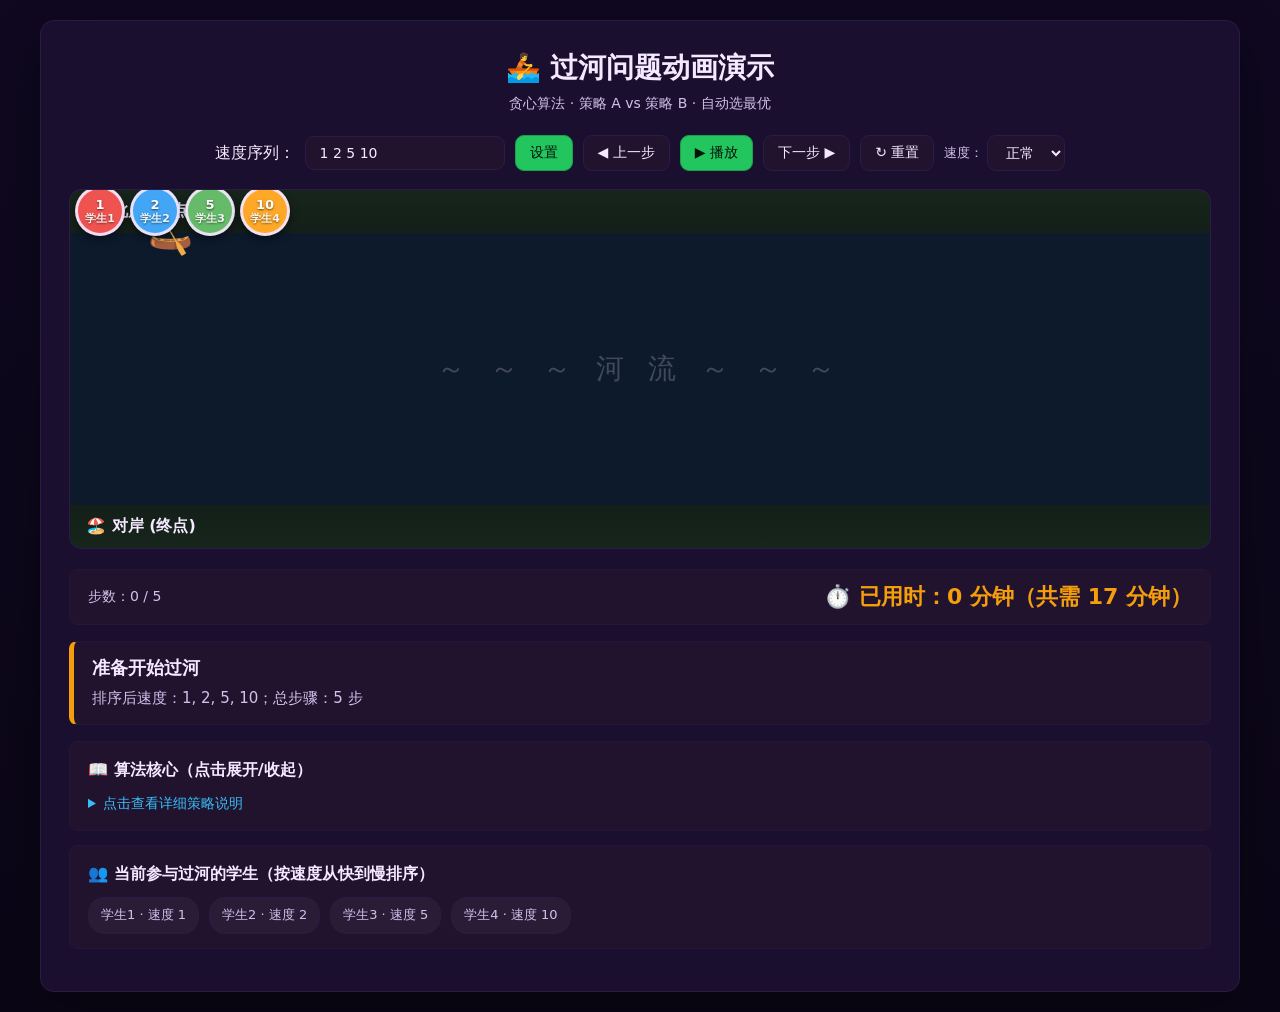
<file: problems/cross-river/animation.html>
<!DOCTYPE html>
<html lang="zh-CN">
<head>
<meta charset="UTF-8">
<title>过河问题动画演示</title>
<style>
  :root {
    --bg: #0f0820; --bg-2: #130a24;
    --surface: #1a0f2e; --surface-2: #21132e;
    --line: #2c1b47; --line-soft: #241539;
    --fg: #f5e8ff; --fg-dim: #d3c0ea; --fg-mute: #a895b3;
    --cur: #f59e0b; --cur-soft: rgba(245,158,11,.16); --cur-line: rgba(245,158,11,.42);
    --ok: #22c55e; --ok-fg: #4ade80; --ok-soft: rgba(34,197,94,.14); --ok-line: rgba(34,197,94,.38);
    --info: #38bdf8; --info-fg: #7dd3fc; --info-soft: rgba(56,189,248,.16); --info-line: rgba(56,189,248,.45);
    --danger: #f87171;
    --ui: "IBM Plex Sans", "Segoe UI", "Microsoft YaHei", system-ui, sans-serif;
    --mono: "JetBrains Mono", "Cascadia Code", Consolas, "Courier New", monospace;
  }
  * { box-sizing: border-box; margin: 0; padding: 0; }
  body {
    font-family: var(--ui);
    font-variant-numeric: tabular-nums;
    background: linear-gradient(180deg, #0f0820 0%, #0b0616 100%);
    min-height: 100vh;
    padding: 20px;
    color: var(--fg);
  }
  .container {
    max-width: 1200px;
    margin: 0 auto;
    background: var(--surface);
    border: 1px solid var(--line);
    border-radius: 14px;
    box-shadow: 0 18px 50px rgba(0,0,0,0.35);
    padding: 28px;
  }
  h1 {
    text-align: center;
    color: var(--fg);
    margin-bottom: 8px;
    font-size: 28px;
  }
  .subtitle {
    text-align: center;
    color: var(--fg-dim);
    margin-bottom: 22px;
    font-size: 14px;
  }
  .controls {
    display: flex;
    gap: 10px;
    justify-content: center;
    align-items: center;
    flex-wrap: wrap;
    margin-bottom: 18px;
  }
  button, input, select {
    padding: 8px 14px;
    border-radius: 9px;
    border: 1px solid var(--line);
    background: var(--surface-2);
    color: var(--fg);
    font-size: 14px;
    font-family: inherit;
    cursor: pointer;
    transition: all 0.2s;
  }
  button:hover { background: #241539; border-color: #3a2359; color: var(--fg); transform: translateY(-1px); }
  button:disabled { opacity: 0.4; cursor: not-allowed; }
  button.primary { background: var(--ok); color: #04140a; border-color: #16a34a; }
  button.primary:hover { background: #2ee06a; }
  .speed-group { display: flex; gap: 4px; align-items: center; }
  .speed-group label { font-size: 13px; color: var(--fg-dim); }

  /* 河流区域（深色画布上的「夜景渡口」：暗草坡 + 深水） */
  .scene {
    position: relative;
    width: 100%;
    height: 360px;
    background: linear-gradient(180deg,
      #17251c 0%,     /* 此岸草坡 */
      #131f18 12%,
      #0c1a2c 12%,    /* 河水 */
      #0c1a2c 88%,
      #131f18 88%,
      #17251c 100%);   /* 对岸草坡 */
    border-radius: 12px;
    overflow: hidden;
    border: 1px solid var(--line);
    margin-bottom: 20px;
  }
  .bank {
    position: absolute;
    left: 0; right: 0;
    height: 12%;
    display: flex;
    align-items: center;
    padding: 0 16px;
    font-weight: bold;
    color: var(--fg);
    font-size: 16px;
    z-index: 1;
    pointer-events: none;
  }
  .bank.near { top: 0; }
  .bank.far  { bottom: 0; }

  .river-label {
    position: absolute;
    left: 50%;
    top: 50%;
    transform: translate(-50%, -50%);
    color: rgba(211,192,234,0.28);
    font-size: 28px;
    letter-spacing: 8px;
    pointer-events: none;
  }

  /* 人物 */
  .person {
    position: absolute;
    width: 50px;
    height: 50px;
    border-radius: 50%;
    display: flex;
    align-items: center;
    justify-content: center;
    color: #fff;
    font-weight: bold;
    font-size: 13px;
    text-align: center;
    text-shadow: 0 1px 2px rgba(0,0,0,0.55);
    box-shadow: 0 3px 8px rgba(0,0,0,0.45);
    transition: left 1.2s cubic-bezier(0.45, 0.05, 0.55, 0.95),
                top 1.2s cubic-bezier(0.45, 0.05, 0.55, 0.95);
    z-index: 10;
    border: 3px solid rgba(245,232,255,0.92);
    line-height: 1.1;
  }
  .person .label { font-size: 11px; opacity: 0.9; }
  .person .speed { font-size: 13px; }

  /* 小船 */
  .boat {
    position: absolute;
    width: 100px;
    height: 36px;
    transition: left 1.2s cubic-bezier(0.45, 0.05, 0.55, 0.95),
                top 1.2s cubic-bezier(0.45, 0.05, 0.55, 0.95);
    z-index: 5;
    pointer-events: none;
  }
  .boat::before {
    content: "🛶";
    font-size: 36px;
    position: absolute;
    left: 50%;
    transform: translateX(-50%);
  }

  /* 步骤说明区 */
  .step-info {
    background: var(--surface-2);
    border: 1px solid var(--line-soft);
    border-left: 5px solid var(--cur);
    padding: 14px 18px;
    border-radius: 8px;
    margin-bottom: 16px;
    min-height: 80px;
  }
  .step-info .step-title {
    font-size: 18px;
    font-weight: bold;
    color: var(--fg);
    margin-bottom: 6px;
  }
  .step-info .step-detail {
    font-size: 15px;
    color: var(--fg-dim);
    line-height: 1.6;
  }
  .step-info .step-time {
    display: inline-block;
    background: var(--cur-soft);
    border: 1px solid var(--cur-line);
    color: #fbbf24;
    padding: 2px 10px;
    border-radius: 12px;
    font-weight: bold;
    margin-left: 8px;
  }

  /* 进度与计时 */
  .progress {
    display: flex;
    justify-content: space-between;
    align-items: center;
    background: var(--surface-2);
    border: 1px solid var(--line-soft);
    padding: 12px 18px;
    border-radius: 8px;
    margin-bottom: 16px;
  }
  .timer {
    font-size: 22px;
    font-weight: bold;
    color: var(--cur);
  }
  .step-counter {
    color: var(--fg-dim);
    font-size: 14px;
  }

  /* 算法说明 */
  .algo-explain {
    background: var(--surface-2);
    border: 1px solid var(--line-soft);
    border-radius: 8px;
    padding: 14px 18px;
    margin-bottom: 14px;
    font-size: 14px;
    line-height: 1.7;
  }
  .algo-explain h3 { color: var(--fg); margin-bottom: 8px; }

  /* 所有人列表 */
  .people-list {
    display: flex;
    gap: 10px;
    flex-wrap: wrap;
    margin-top: 10px;
  }
  .people-list .chip {
    padding: 6px 12px;
    border-radius: 16px;
    background: rgba(255,255,255,0.04);
    border: 1px solid var(--line);
    color: var(--fg-dim);
    font-size: 13px;
  }

  /* 错误提示 */
  .error {
    background: rgba(248,113,113,.12);
    border: 1px solid rgba(248,113,113,.38);
    color: var(--danger);
    padding: 10px 14px;
    border-radius: 8px;
    margin-bottom: 10px;
  }
</style>
</head>
<body>

<div class="container">
  <h1>🚣 过河问题动画演示</h1>
  <p class="subtitle">贪心算法 · 策略 A vs 策略 B · 自动选最优</p>

  <!-- 输入与控制 -->
  <div class="controls">
    <label>速度序列：</label>
    <input id="speedInput" type="text" value="1 2 5 10" style="width:200px;">
    <button class="primary" onclick="setup()">设置</button>
    <button onclick="prevStep()" id="btnPrev">◀ 上一步</button>
    <button class="primary" onclick="togglePlay()" id="btnPlay">▶ 播放</button>
    <button onclick="nextStep()" id="btnNext">下一步 ▶</button>
    <button onclick="reset()">↻ 重置</button>
    <div class="speed-group">
      <label>速度：</label>
      <select id="playSpeed" onchange="changeSpeed()">
        <option value="2400">慢</option>
        <option value="1200" selected>正常</option>
        <option value="600">快</option>
      </select>
    </div>
  </div>

  <div id="errorBox"></div>

  <!-- 河流场景 -->
  <div class="scene" id="scene">
    <div class="bank near">🏖️ 此岸 (起点)</div>
    <div class="bank far">🏖️ 对岸 (终点)</div>
    <div class="river-label">～ ～ ～ 河 流 ～ ～ ～</div>
    <!-- 人物和船由 JS 动态生成 -->
  </div>

  <!-- 进度与计时 -->
  <div class="progress">
    <div class="step-counter" id="stepCounter">步数：0 / 0</div>
    <div class="timer" id="timer">⏱️ 已用时：0 分钟</div>
  </div>

  <!-- 当前步骤说明 -->
  <div class="step-info">
    <div class="step-title" id="stepTitle">请输入速度序列后点击「设置」开始</div>
    <div class="step-detail" id="stepDetail">例如：1 2 5 10 → 最少 17 分钟</div>
  </div>

  <!-- 算法说明 -->
  <div class="algo-explain">
    <h3>📖 算法核心（点击展开/收起）</h3>
    <details>
      <summary style="cursor:pointer; color:var(--info);">点击查看详细策略说明</summary>
      <p style="margin-top:10px;">
        把速度排序为 <b>a[0] ≤ a[1] ≤ … ≤ a[n-1]</b>，对最慢的两人有两种送走方式：
      </p>
      <p><b>策略 A</b>（最快者护航）：① a[0]a[1] 过去 ② a[0] 返 ③ a[n-2]a[n-1] 过去 ④ a[1] 返<br>
        总计 = <b>a[0] + 2·a[1] + a[n-1]</b></p>
      <p><b>策略 B</b>（次快者护航）：① a[0]a[n-2] 过去 ② a[0] 返 ③ a[0]a[n-1] 过去 ④ a[1] 返<br>
        总计 = <b>a[0] + a[1] + a[n-2] + a[n-1]</b></p>
      <p>每轮取两者较小值，递推处理前 n-2 人。算法时间复杂度 O(n log n)。</p>
    </details>
  </div>

  <!-- 所有人列表 -->
  <div class="algo-explain">
    <h3>👥 当前参与过河的学生（按速度从快到慢排序）</h3>
    <div class="people-list" id="peopleList"></div>
  </div>
</div>

<script>
/* ============ 与 Python 一致的算法实现 ============ */
/* 注意：steps 中存储的是参与者的「原始数组下标 id」，与 state.people.id 完全对应，
   避免使用 sortedSpeeds.indexOf(speed) 带来的速度重复歧义。 */

class Step {
  constructor(direction, ids, cost) {
    this.direction = direction; // "go" 或 "back"
    this.ids = ids;             // 参与者的原始数组下标（与 state.people.id 一致）
    this.cost = cost;
  }
}

function minCrossTime(rawSpeeds) {
  // 排序得到 sortedSpeeds，并构造映射 sortedIdx -> originalId
  const sortedPairs = rawSpeeds
    .map((sp, id) => ({ sp, id }))
    .sort((a, b) => a.sp - b.sp);
  const a = sortedPairs.map(p => p.sp);     // 排序后的速度数组
  const idMap = sortedPairs.map(p => p.id); // idMap[sortedIdx] = originalId

  const n = a.length;
  if (n === 0) return { total: 0, steps: [], sortedSpeeds: [] };
  if (n === 1) return { total: a[0], steps: [new Step("go", [idMap[0]], a[0])], sortedSpeeds: a };
  if (n === 2) return { total: a[1], steps: [new Step("go", [idMap[0], idMap[1]], a[1])], sortedSpeeds: a };

  const dp = new Array(n + 1).fill(0);
  dp[1] = a[0]; dp[2] = a[1];
  if (n >= 3) dp[3] = a[0] + a[1] + a[2];
  const choice = new Array(n + 1).fill("");
  choice[3] = "special";

  for (let i = 4; i <= n; i++) {
    const costA = a[0] + 2 * a[1] + a[i - 1];
    const costB = a[0] + a[1] + a[i - 2] + a[i - 1];
    if (costA <= costB) { dp[i] = dp[i - 2] + costA; choice[i] = "A"; }
    else                { dp[i] = dp[i - 2] + costB; choice[i] = "B"; }
  }

  const steps = [];
  let i = n;
  while (i > 3) {
    if (choice[i] === "A") {
      steps.push(new Step("go",   [idMap[0], idMap[1]],         a[1]));          // 1&2 过
      steps.push(new Step("back", [idMap[0]],                   a[0]));          // 1 返
      steps.push(new Step("go",   [idMap[i - 2], idMap[i - 1]], a[i - 1]));      // 末两位过
      steps.push(new Step("back", [idMap[1]],                   a[1]));          // 2 返
    } else {
      steps.push(new Step("go",   [idMap[0], idMap[i - 2]],     a[i - 2]));      // 1 & 倒数第2 过
      steps.push(new Step("back", [idMap[0]],                   a[0]));          // 1 返
      steps.push(new Step("go",   [idMap[0], idMap[i - 1]],     a[i - 1]));      // 1 & 最慢过
      steps.push(new Step("back", [idMap[1]],                   a[1]));          // 2 返
    }
    i -= 2;
  }
  if (i === 3) {
    steps.push(new Step("go",   [idMap[0], idMap[2]], a[2]));
    steps.push(new Step("back", [idMap[0]],           a[0]));
    steps.push(new Step("go",   [idMap[0], idMap[1]], a[1]));
  } else if (i === 2) {
    steps.push(new Step("go", [idMap[0], idMap[1]], a[1]));
  } else if (i === 1) {
    steps.push(new Step("go", [idMap[0]], a[0]));
  }

  steps.reverse();
  return { total: dp[n], steps, sortedSpeeds: a, idMap };
}

/* ============ 动画与渲染 ============ */
const COLORS = ["#ef5350","#42a5f5","#66bb6a","#ffa726","#ab47bc",
                "#26c6da","#ff7043","#9ccc65","#ec407a","#7e57c2",
                "#5c6bc0","#26a69a","#d4e157","#ffca28","#8d6e63",
                "#78909c","#bdbdbd","#a1887f","#90a4ae"];

let state = {
  rawSpeeds: [],
  sortedSpeeds: [],
  total: 0,
  steps: [],
  idMap: [],           // idMap[sortedIdx] = originalId
  people: [],          // {id, speed, side, x}
  boat: { side: "near", x: 0 },
  stepIdx: 0,
  elapsedTime: 0,
  playing: false,
  timerId: null,
  playDuration: 1200,
};

function setError(msg) {
  const box = document.getElementById("errorBox");
  box.innerHTML = msg ? `<div class="error">⚠️ ${msg}</div>` : "";
}

function setup() {
  setError("");
  const raw = document.getElementById("speedInput").value.trim();
  const arr = raw.split(/[\s,]+/).map(x => parseInt(x, 10)).filter(x => !isNaN(x));
  if (arr.length < 1) { setError("请输入至少 1 个速度！"); return; }
  if (arr.length >= 20) { setError("n < 20，请少于 20 个！"); return; }

  const { total, steps, sortedSpeeds, idMap } = minCrossTime(arr);
  state.rawSpeeds = arr;
  state.sortedSpeeds = sortedSpeeds;
  state.idMap = idMap;
  state.total = total;
  state.steps = steps;
  state.stepIdx = 0;
  state.elapsedTime = 0;
  state.playing = false;
  clearTimeout(state.timerId);
  document.getElementById("btnPlay").textContent = "▶ 播放";

  // 初始化人员
  state.people = arr.map((sp, idx) => ({
    id: idx, speed: sp, side: "near", x: 0
  }));

  // 渲染人物列表
  const listEl = document.getElementById("peopleList");
  listEl.innerHTML = sortedSpeeds.map((sp, sortedIdx) => {
    const originalId = idMap[sortedIdx];
    return `<div class="chip">学生${originalId + 1} · 速度 ${sp}</div>`;
  }).join("");

  layoutPeopleOnBank();
  drawScene();
  updateStepInfo();
}

function layoutPeopleOnBank() {
  const near = state.people.filter(p => p.side === "near");
  const far  = state.people.filter(p => p.side === "far");
  near.forEach((p, idx) => { p.x = 30 + idx * 55; });
  far .forEach((p, idx) => { p.x = 30 + idx * 55; });
}

function personTop(p) {
  if (p.side === "boat") return 50;            // 河中央
  if (p.side === "near") return 6;             // 此岸
  if (p.side === "far")  return 94;            // 对岸
  return 50;
}

function drawScene() {
  const scene = document.getElementById("scene");

  // 增量更新人物 DOM（保留节点，只改 style）
  state.people.forEach(p => {
    let el = scene.querySelector(`[data-pid="${p.id}"]`);
    if (!el) {
      el = document.createElement("div");
      el.className = "person";
      el.dataset.pid = p.id;
      el.style.background = COLORS[p.id % COLORS.length];
      el.style.transform = "translate(-50%, -50%)";
      el.innerHTML = `<div><div class="speed">${p.speed}</div><div class="label">学生${p.id + 1}</div></div>`;
      scene.appendChild(el);
    }
    el.style.left = p.x + "px";
    el.style.top  = personTop(p) + "%";
  });

  // 船（单例）
  const onBoat = state.people.filter(p => p.side === "boat");
  let bx = state.boat.x || 100;
  if (onBoat.length) {
    bx = onBoat.reduce((s, p) => s + p.x, 0) / onBoat.length;
    state.boat.x = bx;
  }
  let boat = scene.querySelector(".boat");
  if (!boat) {
    boat = document.createElement("div");
    boat.className = "boat";
    scene.appendChild(boat);
  }
  boat.style.left = bx + "px";
  boat.style.top = state.boat.side === "near" ? "12%"
                 : state.boat.side === "far"  ? "88%" : "50%";
  boat.style.transform = "translate(-50%, -50%)";
}

function fullResetScene() {
  // 真正的"重置"：删除所有节点，下次 drawScene 重建
  const scene = document.getElementById("scene");
  scene.querySelectorAll(".person, .boat").forEach(e => e.remove());
}

function updateStepInfo() {
  document.getElementById("stepCounter").textContent =
    `步数：${state.stepIdx} / ${state.steps.length}`;
  document.getElementById("timer").textContent =
    `⏱️ 已用时：${state.elapsedTime} 分钟（共需 ${state.total} 分钟）`;

  const title  = document.getElementById("stepTitle");
  const detail = document.getElementById("stepDetail");

  if (state.stepIdx === 0) {
    title.textContent = "准备开始过河";
    detail.textContent = `排序后速度：${state.sortedSpeeds.join(", ")}；总步骤：${state.steps.length} 步`;
    return;
  }

  const prev = state.steps[state.stepIdx - 1];
  const names = prev.ids.map(id => {
    const p = state.people.find(pp => pp.id === id);
    return `学生${id + 1}（${p ? p.speed : "?"}分）`;
  }).join(" & ");
  const arrow = prev.direction === "go" ? "→ 过河到对岸" : "← 划回此岸";
  title.textContent = `第 ${state.stepIdx} 步：${arrow}`;
  detail.innerHTML = `参与人员：${names} <span class="step-time">用时 +${prev.cost} 分钟</span>`;
}

function applyStep(step) {
  // 找到参与本次划船的人（按 state.people.id 精确匹配，无歧义）
  const involved = step.ids
    .map(id => state.people.find(p => p.id === id))
    .filter(Boolean);

  if (involved.length === 0) return;

  // ===== 阶段 1：上船（人物移到船中央，触发 CSS transition 起点 A） =====
  involved.forEach(p => { p.side = "boat"; });
  const avgX = involved.reduce((s, p) => s + p.x, 0) / involved.length;
  state.boat.x = avgX;
  drawScene();

  // ===== 强制 reflow，让浏览器把当前样式作为 transition 起点 =====
  // 不读 layout 属性，浏览器可能合并两次写入；读取会强制 commit
  const scene = document.getElementById("scene");
  void scene.offsetHeight;  // 触发同步布局

  // ===== 阶段 2：横渡到对岸 / 返回此岸（transition 起点 B） =====
  state.boat.side = step.direction === "go" ? "far" : "near";
  involved.forEach(p => {
    p.side = step.direction === "go" ? "far" : "near";
  });
  const onTarget = state.people.filter(p => p.side === (step.direction === "go" ? "far" : "near"));
  onTarget.forEach((p, idx) => { p.x = 30 + idx * 55; });

  state.elapsedTime += step.cost;
  drawScene();
}

function nextStep() {
  if (state.stepIdx >= state.steps.length) {
    if (state.playing) {
      state.playing = false;
      clearTimeout(state.timerId);
      document.getElementById("btnPlay").textContent = "✓ 完成";
    }
    return;
  }
  applyStep(state.steps[state.stepIdx]);
  state.stepIdx++;
  updateStepInfo();
  if (state.stepIdx === state.steps.length) {
    state.playing = false;
    clearTimeout(state.timerId);
    document.getElementById("btnPlay").textContent = "✓ 完成";
  }
}

function prevStep() {
  if (state.stepIdx === 0) return;
  state.stepIdx--;
  state.elapsedTime = 0;
  state.people = state.rawSpeeds.map((sp, idx) => ({
    id: idx, speed: sp, side: "near", x: 0
  }));
  state.boat = { side: "near", x: 0 };
  layoutPeopleOnBank();
  for (let i = 0; i < state.stepIdx; i++) {
    const s = state.steps[i];
    s.ids.forEach(id => {
      const p = state.people.find(pp => pp.id === id);
      if (p) p.side = s.direction === "go" ? "far" : "near";
    });
    const onTarget = state.people.filter(p => p.side === (s.direction === "go" ? "far" : "near"));
    onTarget.forEach((p, idx) => { p.x = 30 + idx * 55; });
    state.elapsedTime += s.cost;
  }
  state.boat.side = state.stepIdx === 0 ? "near"
    : (state.steps[state.stepIdx - 1].direction === "go" ? "far" : "near");
  drawScene();
  updateStepInfo();
  document.getElementById("btnPlay").textContent =
    state.stepIdx === state.steps.length ? "✓ 完成" : "▶ 播放";
}

function reset() {
  state.stepIdx = 0;
  state.elapsedTime = 0;
  state.playing = false;
  clearTimeout(state.timerId);
  document.getElementById("btnPlay").textContent = "▶ 播放";
  state.people = state.rawSpeeds.map((sp, idx) => ({
    id: idx, speed: sp, side: "near", x: 0
  }));
  state.boat = { side: "near", x: 0 };
  layoutPeopleOnBank();
  drawScene();
  updateStepInfo();
}

function togglePlay() {
  if (state.playing) {
    state.playing = false;
    clearTimeout(state.timerId);
    state.timerId = null;
    document.getElementById("btnPlay").textContent = "▶ 播放";
  } else {
    if (state.stepIdx >= state.steps.length) reset();
    if (state.steps.length === 0) return;
    state.playing = true;
    document.getElementById("btnPlay").textContent = "⏸ 暂停";
    // 先走一步，再用 setTimeout 等待动画完成
    nextStep();
    scheduleNextStep();
  }
}

// 自动播放：每步等动画（两段 CSS transition ≈ 2×1.2s = 2400ms）完成再触发下一步
function scheduleNextStep() {
  if (!state.playing) return;
  // playDuration 越小（速度越快）步间等待越短
  state.timerId = setTimeout(() => {
    state.timerId = null;
    if (!state.playing) return;
    if (state.stepIdx >= state.steps.length) {
      state.playing = false;
      document.getElementById("btnPlay").textContent = "✓ 完成";
      return;
    }
    nextStep();
    scheduleNextStep();
  }, Math.max(state.playDuration, 1200) + 50);
}

function changeSpeed() {
  state.playDuration = parseInt(document.getElementById("playSpeed").value, 10);
  // 下一步生效
}

// 首次加载自动演示
window.addEventListener("load", () => {
  setTimeout(setup, 100);
});
window.addEventListener("resize", drawScene);
</script>
</body>
</html>
</file>
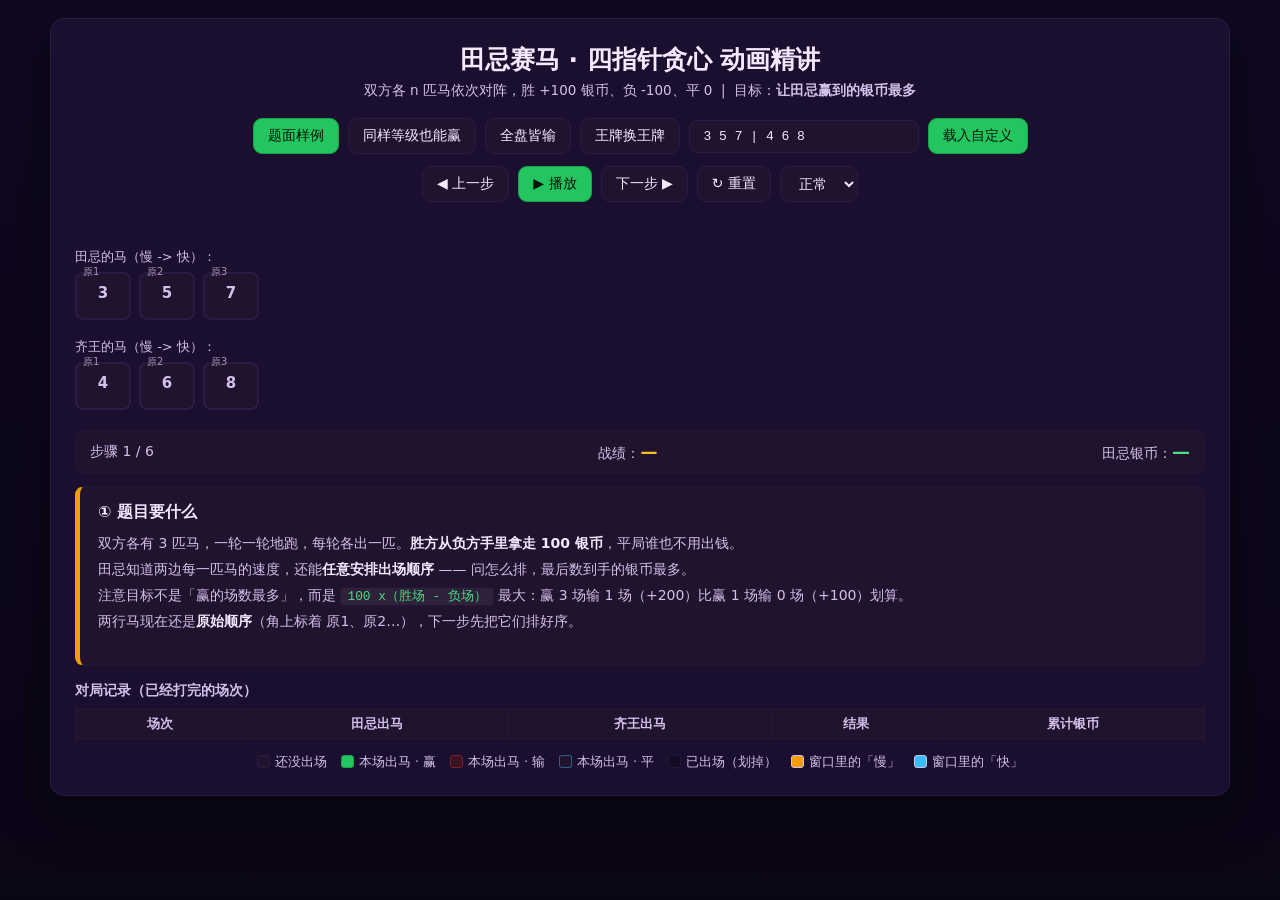
<file: problems/horse-race/animation.html>
<!DOCTYPE html>
<html lang="zh-CN">
<head>
<meta charset="UTF-8">
<title>田忌赛马 · 四指针贪心 动画精讲</title>
<style>
  :root {
    --bg: #0f0820; --bg-2: #130a24;
    --surface: #1a0f2e; --surface-2: #21132e;
    --line: #2c1b47; --line-soft: #241539;
    --fg: #f5e8ff; --fg-dim: #d3c0ea; --fg-mute: #a895b3;
    --cur: #f59e0b; --cur-soft: rgba(245,158,11,.16); --cur-line: rgba(245,158,11,.42);
    --ok: #22c55e; --ok-fg: #4ade80; --ok-soft: rgba(34,197,94,.14); --ok-line: rgba(34,197,94,.38);
    --info: #38bdf8; --info-fg: #7dd3fc; --info-soft: rgba(56,189,248,.16); --info-line: rgba(56,189,248,.45);
    --danger: #f87171;
    --ui: "IBM Plex Sans", "Segoe UI", "Microsoft YaHei", system-ui, sans-serif;
    --mono: "JetBrains Mono", "Cascadia Code", Consolas, "Courier New", monospace;
  }
  * { box-sizing: border-box; margin: 0; padding: 0; }
  body {
    font-family: var(--ui);
    font-variant-numeric: tabular-nums;
    background: linear-gradient(180deg, #0f0820 0%, #0b0616 100%);
    min-height: 100vh; padding: 18px; color: var(--fg);
  }
  .container {
    max-width: 1180px; margin: 0 auto; background: var(--surface);
    border: 1px solid var(--line);
    border-radius: 14px; box-shadow: 0 18px 50px rgba(0,0,0,0.35); padding: 24px;
  }
  h1 { text-align: center; color: var(--fg); font-size: 25px; margin-bottom: 6px; }
  .subtitle { text-align: center; color: var(--fg-dim); font-size: 13.5px; margin-bottom: 18px; }

  .controls { display:flex; gap:9px; justify-content:center; align-items:center; flex-wrap:wrap; margin-bottom:12px; }
  button, input, select {
    padding: 8px 14px; border-radius: 9px; border: 1px solid var(--line);
    background:var(--surface-2); color:var(--fg); font-size:14px; font-family: inherit;
    cursor:pointer; transition: all .18s;
  }
  button:hover { background:#241539; border-color:#3a2359; color:var(--fg); transform: translateY(-1px); }
  button.primary { background:var(--ok); color:#04140a; border-color:#16a34a; }
  button.primary:hover { background:#2ee06a; }
  input#seqInput { font-family: var(--mono); font-size: 13px; }
  .error { color:var(--danger); text-align:center; min-height:20px; margin-bottom:8px; font-size:14px; }

  /* ---------- 两排马 ---------- */
  .rowwrap { margin: 14px 0 4px; }
  .rowhead { font-size: 13px; color: var(--fg-dim); margin-bottom: 6px; }
  .rowhead b { color: var(--fg); }
  .row { display:flex; gap:8px; flex-wrap:wrap; }
  .cell {
    position: relative; min-width:56px; padding:10px 12px 16px;
    border-radius:8px; text-align:center; font-weight:700; font-size:15px;
    background:var(--surface-2); border:2px solid var(--line); color:var(--fg-dim);
  }
  .cell .idx { position:absolute; top:-9px; left:6px; font-size:10px; color:var(--fg-mute); font-weight:400; }
  .cell .tag { position:absolute; bottom:0; left:0; right:0; font-size:11px; font-weight:700; line-height:15px; }
  /* 状态类都挂在 .cell 上，特异性为 (0,2,0)，稳稳压过上面那条 .cell (0,1,0)。
     仓库陷阱 35 的教训：状态选择器特异性不够会被基础规则整条盖掉、静默失效。
     这里只保留**真的会被 render() 用上**的四个状态 —— 死规则会被
     verify_horse_race_animation.js 的「CSS 与状态类互查」断言当场揪出来（陷阱 29）。 */
  .cell.out   { background:var(--bg-2); border-color:var(--line-soft); color:var(--fg-mute); text-decoration:line-through; }
  .cell.won   { background:var(--ok); border-color:#16a34a; color:#04140a; transform:scale(1.06); }
  .cell.won .tag, .cell.won .idx { color:#04140a; }
  .cell.lost  { background:#3b1220; border-color:#7f1d2c; color:#fca5a5; transform:scale(1.06); }
  .cell.tied  { background:var(--surface-2); border-color:var(--info-line); color:var(--info-fg); transform:scale(1.06); }
  /* 窗口标记行：慢 / 快 两个端点 */
  .mkrow { display:flex; gap:8px; flex-wrap:wrap; margin-top:4px; }
  .mk {
    min-width:56px; padding:0 12px; text-align:center; font-size:11px; font-weight:700;
    line-height:16px; color:var(--fg-mute);
  }
  .mk.mLo { color:var(--cur); }
  .mk.mHi { color:var(--info); }

  /* ---------- 状态条 ---------- */
  .statusbar { display:flex; justify-content:space-between; align-items:center; flex-wrap:wrap;
               gap:8px; padding:10px 14px; background:var(--surface-2); border:1px solid var(--line-soft);
               border-radius:9px; margin:16px 0 12px; font-size:14px; color:var(--fg-dim); }
  .vscore { font-weight:700; font-size:17px; color:#fbbf24; }
  .vcoin  { font-weight:700; font-size:18px; color:var(--ok-fg); }
  .vcoin.neg { color:var(--danger); }

  .explain { background:var(--surface-2); border:1px solid var(--line-soft); border-left:5px solid var(--cur); border-radius:9px; padding:15px 18px; min-height:180px; }
  .explain-title { font-weight:700; color:var(--fg); margin-bottom:8px; font-size:15.5px; }
  .explain-body { line-height:1.85; font-size:14px; color:var(--fg-dim); }
  .explain-body b { color:var(--fg); }
  .explain-body .k { background:rgba(255,255,255,.06); border:1px solid var(--line-soft); padding:1px 6px; border-radius:4px; color:var(--ok-fg); font-family:var(--mono); font-size:12.8px; }
  .explain-body .hl { color:#fbbf24; font-weight:700; }

  /* ---------- 对局记录 ---------- */
  .record { margin-top: 16px; }
  .record h3 { font-size: 14px; color: var(--fg-dim); font-weight: 700; margin-bottom: 8px; }
  table.rec { width: 100%; border-collapse: collapse; font-size: 13px; }
  table.rec th, table.rec td { border: 1px solid var(--line-soft); padding: 6px 10px; text-align: center; }
  table.rec th { background: var(--surface-2); color: var(--fg-dim); font-weight: 700; }
  table.rec td { color: var(--fg-dim); }
  table.rec tr.now td { background: var(--cur-soft); color: var(--fg); font-weight: 700; }
  table.rec td.rW { color: var(--ok-fg); font-weight: 700; }
  table.rec td.rL { color: var(--danger); font-weight: 700; }
  table.rec td.rT { color: var(--info-fg); font-weight: 700; }

  .legend { display:flex; gap:14px; justify-content:center; flex-wrap:wrap; margin-top:14px; font-size:12.5px; color:var(--fg-dim); }
  .legend i { display:inline-block; width:13px; height:13px; border-radius:3px; margin-right:5px; vertical-align:-2px; border:1.5px solid; }
</style>
</head>
<body>
<div class="container">
  <h1>田忌赛马 · 四指针贪心 动画精讲</h1>
  <p class="subtitle">双方各 n 匹马依次对阵，胜 +100 银币、负 -100、平 0 &nbsp;|&nbsp; 目标：<b>让田忌赢到的银币最多</b></p>

  <div class="controls">
    <button class="primary" onclick="loadSample(1)">题面样例</button>
    <button onclick="loadSample(2)">同样等级也能赢</button>
    <button onclick="loadSample(3)">全盘皆输</button>
    <button onclick="loadSample(4)">王牌换王牌</button>
    <input id="seqInput" type="text" value="3 5 7 | 4 6 8" style="width:230px;" placeholder="田忌的马 | 齐王的马">
    <button class="primary" onclick="loadCustom()">载入自定义</button>
  </div>
  <div class="controls">
    <button onclick="prevStep()">◀ 上一步</button>
    <button class="primary" onclick="togglePlay()" id="btnPlay">▶ 播放</button>
    <button onclick="nextStep()">下一步 ▶</button>
    <button onclick="reset()">↻ 重置</button>
    <select id="playSpeed" onchange="changeSpeed()">
      <option value="1800">慢速</option>
      <option value="1000" selected>正常</option>
      <option value="400">快速</option>
    </select>
  </div>
  <div class="error" id="errorBox"></div>

  <div class="rowwrap">
    <div class="rowhead">田忌的马（慢 -> 快）：</div>
    <div class="row" id="rowTian"></div>
    <div class="mkrow" id="mkTian"></div>
  </div>
  <div class="rowwrap">
    <div class="rowhead">齐王的马（慢 -> 快）：</div>
    <div class="row" id="rowKing"></div>
    <div class="mkrow" id="mkKing"></div>
  </div>

  <div class="statusbar">
    <span id="stepCounter">步骤 0 / 0</span>
    <span>战绩：<span class="vscore" id="scoreBox">—</span></span>
    <span>田忌银币：<span class="vcoin" id="coinBox">—</span></span>
  </div>

  <div class="explain">
    <div class="explain-title" id="stepTitle">点上面任一「样例」按钮开始</div>
    <div class="explain-body" id="stepDetail">
      田忌知道双方每一匹马的速度，也可以任意安排出场顺序。
      他的目标是让 <strong>100 x（胜场 - 负场）</strong> 尽可能大。
      本动画演示的是 <strong>排序 + 四指针贪心</strong> 的 O(n log n) 做法。
    </div>
  </div>

  <div class="record">
    <h3>对局记录（已经打完的场次）</h3>
    <table class="rec" id="recTable"></table>
  </div>

  <div class="legend">
    <span><i style="background:var(--surface-2);border-color:var(--line)"></i>还没出场</span>
    <span><i style="background:var(--ok);border-color:#16a34a"></i>本场出马 · 赢</span>
    <span><i style="background:#3b1220;border-color:#7f1d2c"></i>本场出马 · 输</span>
    <span><i style="background:var(--surface-2);border-color:var(--info-line)"></i>本场出马 · 平</span>
    <span><i style="background:var(--bg-2);border-color:var(--line-soft)"></i>已出场（划掉）</span>
    <span><i style="background:var(--cur)"></i>窗口里的「慢」</span>
    <span><i style="background:var(--info)"></i>窗口里的「快」</span>
  </div>
</div>

<script>
/* ============ 状态 ============ */
var A0 = [], B0 = [];        // 原始输入顺序
var A = [], B = [];          // 排序后 —— 算法就在这两行上跑
var race = null;             // runRace() 的结果
var steps = [];
var stepIdx = 0;
var playing = false, timer = null, duration = 1000;

var SAMPLES = {
  1: { A: [3, 5, 7],      B: [4, 6, 8] },      // 题面样例 1 -> 100
  2: { A: [1, 2, 3],      B: [1, 2, 3] },      // 同样等级也能靠错位赢 -> 100
  3: { A: [1, 2],         B: [3, 4] },         // 全盘皆输 -> -200
  4: { A: [1, 2, 5],      B: [1, 2, 5] }       // 王牌换王牌（分支 ③b） -> 100
};

/* ============ 核心：四指针贪心（每一步都记进 log） ============ */
function runRace(tian0, king0) {
  var n = tian0.length;
  var order = function (arr) {
    var idx = [];
    for (var i = 0; i < arr.length; i++) idx.push(i);
    idx.sort(function (x, y) { return (arr[x] - arr[y]) || (x - y); });
    return idx;
  };
  var ya = order(tian0), yb = order(king0);
  var a = ya.map(function (i) { return tian0[i]; });
  var b = yb.map(function (i) { return king0[i]; });

  var aLo = 0, aHi = n - 1, bLo = 0, bHi = n - 1;
  var win = 0, lose = 0;
  var log = [];

  while (aLo <= aHi) {
    /* 先把**这一轮开始时**的窗口拍下来：解说讲的正是这个窗口，
       视觉上的「慢/快」标记也必须停在这里，不能先跳到下一轮去。 */
    var before = { aLo: aLo, aHi: aHi, bLo: bLo, bHi: bHi };
    var branch, ai, bi, res;

    if (a[aHi] > b[bHi]) {                       /* 分支 ① */
      branch = "A"; ai = aHi; bi = bHi; res = 1;
      aHi--; bHi--;
    } else if (a[aHi] < b[bHi]) {                /* 分支 ② */
      branch = "B"; ai = aLo; bi = bHi; res = -1;
      aLo++; bHi--;
    } else if (a[aLo] > b[bLo]) {                /* 分支 ③a */
      branch = "C"; ai = aLo; bi = bLo; res = 1;
      aLo++; bLo++;
    } else {                                     /* 分支 ③b */
      branch = "D"; ai = aLo; bi = bHi;
      res = (a[aLo] < b[bHi]) ? -1 : 0;
      aLo++; bHi--;
    }

    if (res > 0) win++; else if (res < 0) lose++;
    log.push({ rnd: log.length + 1, branch: branch, a: ai, b: bi, res: res,
               win: win, lose: lose, coin: (win - lose) * 100, before: before });
  }

  return { A: a, B: b, tian2sorted: ya, king2sorted: yb, log: log,
           win: win, lose: lose, score: (win - lose) * 100 };
}

/* ============ 步骤序列 ============ */
function buildSteps(race) {
  var s = [];
  s.push({ type: "intro" });
  s.push({ type: "sort" });
  for (var k = 0; k < race.log.length; k++) {
    var e = race.log[k];
    s.push({ type: "round", rnd: e.rnd, branch: e.branch, a: e.a, b: e.b,
             res: e.res, win: e.win, lose: e.lose, coin: e.coin, before: e.before });
  }
  s.push({ type: "finished" });
  return s;
}

/* ============ 重放到第 k 步（纯函数，可任意跳转） ============ */
function stateAt(k) {
  var n = A.length;
  var cur = steps[Math.min(k, steps.length - 1)];
  var sorted = false;
  var racedA = {}, racedB = {};
  var win = 0, lose = 0, rndSeen = 0;

  /* 两个边界的取值不一样，别写成同一个：
     · 「是否已排序」用 `t <= k` —— 走到「排序」这一步时，画面就该已经是排好序的，
       否则解说讲着"现在排好了"、画面上还是原序（第一版就是这个毛病）。
     · 「已出场的马 / 累计胜负」用 `t < k`（**不含当前步**）：当前这一步正在打的那一对，
       此时还没有被标记成「已出场」，窗口显示的也是这一步开始时的样子。
       写成 `t <= k` 会让画面比解说快一拍（最小差那题踩过同样的坑）。 */
  for (var t = 0; t <= k && t < steps.length; t++) {
    if (steps[t].type === "sort") sorted = true;
  }
  for (var t2 = 0; t2 < k && t2 < steps.length; t2++) {
    var st = steps[t2];
    if (st.type === "round") {
      racedA[st.a] = { rnd: st.rnd, res: st.res };
      racedB[st.b] = { rnd: st.rnd, res: st.res };
      win = st.win; lose = st.lose; rndSeen = st.rnd;
    }
  }

  var w;
  if (cur.type === "round") {
    /* 本轮显示「本轮开始时」的窗口 —— 解说讲的就是它 */
    w = cur.before;
    /* 本轮的比分/银币按**打完之后**显示（更符合直觉，也与解说动词一致） */
    win = cur.win; lose = cur.lose; rndSeen = cur.rnd;
  } else if (cur.type === "finished") {
    w = { aLo: n, aHi: n - 1, bLo: n, bHi: n - 1 };   /* 空窗口 */
  } else {
    w = { aLo: 0, aHi: n - 1, bLo: 0, bHi: n - 1 };
  }

  return { cur: cur, sorted: sorted, racedA: racedA, racedB: racedB,
           win: win, lose: lose, rndSeen: rndSeen,
           coin: (win - lose) * 100,
           aLo: w.aLo, aHi: w.aHi, bLo: w.bLo, bHi: w.bHi };
}

/* ============ 渲染 ============ */
function render() {
  var st = stateAt(stepIdx);

  drawRow("rowTian", "mkTian", A0, A, st, "A");
  drawRow("rowKing", "mkKing", B0, B, st, "B");

  document.getElementById("stepCounter").textContent =
    "步骤 " + Math.min(stepIdx + 1, steps.length) + " / " + steps.length;
  document.getElementById("scoreBox").textContent =
    (st.cur.type === "round" || st.cur.type === "finished")
      ? (st.win + " 胜 " + st.lose + " 负") : "—";
  var coinEl = document.getElementById("coinBox");
  coinEl.textContent = (st.cur.type === "round" || st.cur.type === "finished")
    ? String(st.coin) : "—";
  coinEl.className = "vcoin" + (st.coin < 0 ? " neg" : "");

  drawRecord(st);
  updateExplain();
}

function drawRow(rowId, mkId, orig, sortedArr, st, which) {
  var box = document.getElementById(rowId);
  var mk = document.getElementById(mkId);
  var arr = st.sorted ? sortedArr : orig;

  /* 复用判据：显式比较「格子数 + 排序是否已揭示」两个维度。
     ⚠️ 别拿 box.childNodes.length 去比 arr.length —— childNodes 只含格子本身，
        但复用判据一旦写松，换长度时就会少建格子（最小差那题定下的做法）。 */
  var mode = st.sorted ? "s" : "o";
  if (box._cells === undefined || box._mode !== mode || box._cells.length !== arr.length) {
    box.innerHTML = "";
    var cells = [];
    for (var k = 0; k < arr.length; k++) {
      var c = document.createElement("span");
      c.className = "cell";
      var idx = document.createElement("span");
      idx.className = "idx";
      c.appendChild(idx);
      c.appendChild(document.createTextNode(""));
      var tag = document.createElement("span");
      tag.className = "tag";
      c.appendChild(tag);
      box.appendChild(c);
      cells.push(c);
    }
    box._cells = cells;
    box._mode = mode;
  }

  var raced = (which === "A" ? st.racedA : st.racedB);
  var lo = (which === "A" ? st.aLo : st.bLo);
  var hi = (which === "A" ? st.aHi : st.bHi);
  var pick = -1;
  if (st.cur.type === "round") pick = (which === "A" ? st.cur.a : st.cur.b);

  var cells2 = box._cells;
  for (var q = 0; q < cells2.length; q++) {
    var cell = cells2[q];
    cell.childNodes[0].textContent = st.sorted ? ("[" + (q + 1) + "]") : ("原" + (q + 1));
    cell.childNodes[1].nodeValue = String(arr[q]);

    var cls = "";
    var tagText = "";
    if (st.sorted) {
      if (q === pick) {
        /* 本场出马的这一格：用结果色，最醒目 */
        if (st.cur.res > 0) cls = "won";
        else if (st.cur.res < 0) cls = "lost";
        else cls = "tied";
        tagText = (st.cur.res > 0 ? "胜" : (st.cur.res < 0 ? "负" : "平")) + " 第" + st.cur.rnd + "场";
      } else if (raced[q] !== undefined) {
        cls = "out";
        var r = raced[q].res;
        tagText = (r > 0 ? "胜" : (r < 0 ? "负" : "平")) + " 第" + raced[q].rnd + "场";
      }
      /* 窗口之外的格子（已出场）由 raced 的 out 表达；
         窗口之内还没出场的保持默认色。 */
      if (q < lo || q > hi) {
        if (cls === "") cls = "out";
      }
    }
    cell.className = "cell" + (cls ? " " + cls : "");
    cell.childNodes[2].textContent = tagText;
  }

  /* 窗口标记行：只在「窗口非空」时画 慢 / 快 两个端点 */
  var parts = [];
  for (var p = 0; p < arr.length; p++) {
    var t2 = "";
    if (st.sorted && lo <= hi && p >= lo && p <= hi) {
      if (p === lo && lo === hi) t2 = "慢=快";
      else if (p === lo) t2 = "慢";
      else if (p === hi) t2 = "快";
    }
    parts.push(t2);
  }
  mk.innerHTML = "";
  for (var p2 = 0; p2 < parts.length; p2++) {
    var span = document.createElement("span");
    span.className = "mk" + (parts[p2] === "慢" ? " mLo" : (parts[p2] === "快" ? " mHi" : ""));
    span.textContent = parts[p2];
    mk.appendChild(span);
  }
}

function drawRecord(st) {
  var t = document.getElementById("recTable");
  t.innerHTML = "";
  var head = document.createElement("tr");
  var hd = ["场次", "田忌出马", "齐王出马", "结果", "累计银币"];
  for (var i = 0; i < hd.length; i++) {
    var th = document.createElement("th");
    th.textContent = hd[i];
    head.appendChild(th);
  }
  t.appendChild(head);

  var shown = st.cur.type === "round" ? st.cur.rnd
            : (st.cur.type === "finished" ? race.log.length : 0);
  for (var k = 0; k < shown; k++) {
    var e = race.log[k];
    var tr = document.createElement("tr");
    if (st.cur.type === "round" && e.rnd === st.cur.rnd) tr.className = "now";
    var vals = [String(e.rnd), String(A[e.a]), String(B[e.b])];
    for (var c = 0; c < vals.length; c++) {
      var td = document.createElement("td");
      td.textContent = vals[c];
      tr.appendChild(td);
    }
    var resTd = document.createElement("td");
    resTd.textContent = (e.res > 0 ? "胜 +100" : (e.res < 0 ? "负 -100" : "平 0"));
    resTd.className = (e.res > 0 ? "rW" : (e.res < 0 ? "rL" : "rT"));
    tr.appendChild(resTd);
    var coinTd = document.createElement("td");
    coinTd.textContent = String(e.coin);
    tr.appendChild(coinTd);
    t.appendChild(tr);
  }
}

/* ============ 解说 ============ */
function updateExplain() {
  var st = stateAt(stepIdx);
  var cur = st.cur;
  var T = document.getElementById("stepTitle");
  var D = document.getElementById("stepDetail");
  var n = A.length;
  var k = function (s) { return '<span class="k">' + s + '</span>'; };

  if (cur.type === "intro") {
    T.textContent = "① 题目要什么";
    D.innerHTML =
      "双方各有 " + n + " 匹马，一轮一轮地跑，每轮各出一匹。" +
      "<b>胜方从负方手里拿走 100 银币</b>，平局谁也不用出钱。<br>" +
      "田忌知道两边每一匹马的速度，还能<b>任意安排出场顺序</b> —— " +
      "问怎么排，最后数到手的银币最多。<br>" +
      "注意目标不是「赢的场数最多」，而是 " + k("100 x（胜场 - 负场）") +
      " 最大：赢 3 场输 1 场（+200）比赢 1 场输 0 场（+100）划算。<br>" +
      "两行马现在还是<b>原始顺序</b>（角上标着 原1、原2…），下一步先把它们排好序。";
  } else if (cur.type === "sort") {
    T.textContent = "② 先各自升序排序";
    D.innerHTML =
      "两边的马各自按速度升序排好（角上换成排好后的位次 [1]、[2]…）。<br>" +
      "接着在每一行上放两个指针，圈出<b>还没出场的马</b>这一段「窗口」：" +
      k("aLo / aHi") + " 是田忌窗口里最慢 / 最快的，" + k("bLo / bHi") + " 是齐王的。" +
      "窗口下方会标出「慢」和「快」两个端点。<br>" +
      "每一步只需要盯着四匹马：<b>两边最快的</b>、<b>田忌最慢的</b>、" +
      "以及（某些分支里）<b>齐王最慢的</b>。这就是四个分支的全部依据。<br>" +
      "每打完一场，两边各自的窗口都会缩短一格，所以总共正好 " + n + " 场。";
  } else if (cur.type === "round") {
    var av = A[cur.a], bv = B[cur.b];
    T.textContent = "③ 第 " + cur.rnd + " 场：" + av + " vs " + bv;
    var aHiV = A[cur.before.aHi], aLoV = A[cur.before.aLo];
    var bHiV = B[cur.before.bHi], bLoV = B[cur.before.bLo];
    var head =
      "窗口：田忌 " + k(aLoV + ".." + aHiV) + "、齐王 " + k(bLoV + ".." + bHiV) + "。<br>";
    if (cur.branch === "A") {
      D.innerHTML = head +
        "两边最快的马：" + k("田忌 " + aHiV + " > 齐王 " + bHiV) + " —— " +
        "<b>分支 ①：最快对最快，白赚一场。</b><br>" +
        "田忌这匹连齐王最快的那匹都赢得了，那它赢得到齐王任何一匹；" +
        "所以让它直接撞上对方的王牌，既拿到 +100，又顺手<b>把对方最强的马用掉</b>。<br>" +
        "（对调论证：万一最优解里齐王的王牌配的是别的马，把它俩的对手对调，" +
        "白赚的这 1 分不会比换出去的损失少，所以这么配不会更差。）";
    } else if (cur.branch === "B") {
      D.innerHTML = head +
        "两边最快的马：" + k("田忌 " + aHiV + " < 齐王 " + bHiV) + " —— " +
        "<b>分支 ②：王牌挡不住，就派最慢的去消耗。</b><br>" +
        "田忌最快的都输给齐王最快的 —— 齐王这匹王牌<b>无论如何都会赢一场</b>，" +
        "派谁去都是丢 100。<br>" +
        "既然「谁去都是输」，那就派<b>最慢的 " + aLoV + "</b> 去，把好马留给别人用。" +
        "这就是「下驷对上驷」。<br>" +
        "（对调论证：最优解里王牌配的是某匹马，" +
        "把它换成最慢的那匹，输掉的分一模一样，而被换下来的好马打得只会更好。）";
    } else if (cur.branch === "C") {
      D.innerHTML = head +
        "两边最快的马：" + k("田忌 " + aHiV + " == 齐王 " + bHiV) + "，一样快。" +
        "再看两边最慢的：" + k("田忌 " + aLoV + " > 齐王 " + bLoV) + " —— " +
        "<b>分支 ③a：最慢对最慢，还是白赚一场。</b><br>" +
        "田忌最慢的那匹都能赢齐王最慢的那匹，那就让它们俩跑：" +
        "分照拿，而且没拿好马去浪费 —— 把齐王这张「软柿子」用掉了。<br>" +
        "（若换成田忌最快去捏软柿子，等于把「田忌最快 vs 齐王最快」这场平局" +
        "拱手让成硬碰硬，得不偿失。）";
    } else {
      D.innerHTML = head +
        "两边最快的马：" + k("田忌 " + aHiV + " == 齐王 " + bHiV) +
        "，一样快；两边最慢的：" + k("田忌 " + aLoV + " <= 齐王 " + bLoV) +
        " —— <b>分支 ③b：拿最慢的去换掉对方的王牌。</b><br>" +
        "注意田忌最快的那匹只是<b>等于</b>齐王最快的 —— 撞上去最多打平，" +
        "根本挣不到分。既然这张王牌用谁去挡都赚不到，那就<b>拿最不值钱的去挡</b>，" +
        "把剩下的快马留给后面的场次。<br>" +
        "本场结果：" + (cur.res < 0
          ? ("田忌 " + aLoV + " < 齐王 " + bHiV + "，<b>输一场</b>（-100）。")
          : ("田忌 " + aLoV + " == 齐王 " + bHiV + "，<b>平局</b>（0）" +
             " —— 只可能发生在「剩下的马全一样快」的时候。"));
    }
  } else if (cur.type === "finished") {
    /* A、B 长度都 >= 1（loadCustom 拦了空输入），所以 race 一定有记录 */
    T.textContent = "④ 全部 " + race.log.length + " 场结束：田忌得 " + race.score + " 银币";
    D.innerHTML =
      "战绩 <b>" + race.win + " 胜 " + race.lose + " 负 " +
      (race.log.length - race.win - race.lose) + " 平</b>，" +
      "到手 " + k("100 x (" + race.win + " - " + race.lose + ") = " + race.score) + " 银币。<br><br>" +
      "<b>为什么四步贪心一定得出最优解？</b><br>" +
      "每一支都可以用「交换论证」钉死：任取一个最优解，" +
      "如果它没有照这一支来配，就把两匹马的对手对调一下 —— " +
      "<b>对调之后总收益不会变差</b>。" +
      "①「最快对最快」白赚的分补得上换出去的；②「谁去都是输一场」所以派最慢的去不吃亏；" +
      "③a「最慢对最慢」白赚一场且不用好马；③b「王牌用谁挡都平」所以拿最便宜的换。<br>" +
      "既然每一支都能把最优解「改造」成照它执行的样子而不变差，" +
      "把 n 场一路改造下来，就得到贪心的方案，且收益仍是最优。<br><br>" +
      "<b>复杂度：</b>排序 " + k("O(n log n)") + " + 每场 O(1)（共 n 场）= " +
      k("O(n log n)") + "；" +
      "如果去枚举全部出场顺序则是 " + k("n!") + " 种，n = 20 就已经跑不完。";
  }
}

/* ============ 控制 ============ */
function setError(msg) { document.getElementById("errorBox").textContent = msg || ""; }

function loadSample(which) {
  var s = SAMPLES[which];
  A0 = s.A.slice(); B0 = s.B.slice();
  load();
}

/* 自定义输入：格式「田忌的马 | 齐王的马」，空格/逗号分隔 */
function loadCustom() {
  var raw = document.getElementById("seqInput").value.trim();
  var parts = raw.split("|");
  if (parts.length !== 2) {
    setError("格式不对：请写成「田忌的马 | 齐王的马」，中间用一个竖线隔开");
    return;
  }
  var split = function (s) {
    return s.trim().split(/[\s,]+/).filter(function (t) { return t.length; });
  };
  var xs = split(parts[0]), ys = split(parts[1]);
  if (xs.length === 0 || ys.length === 0) { setError("两边都不能为空"); return; }
  if (xs.length !== ys.length) {
    setError("田忌有 " + xs.length + " 匹马，齐王有 " + ys.length + " 匹，两边必须一样多（每一场各出一匹）");
    return;
  }
  if (xs.length > 10) { setError("马太多（" + xs.length + " 匹），为了看得清请控制在 10 匹以内"); return; }
  var a = [], b = [], bad = null;
  for (var i = 0; i < xs.length; i++) {
    if (!/^-?\d+$/.test(xs[i]) || !/^-?\d+$/.test(ys[i])) { bad = i + 1; break; }
    a.push(parseInt(xs[i], 10));
    b.push(parseInt(ys[i], 10));
  }
  if (bad !== null) { setError("第 " + bad + " 组不是整数"); return; }
  /* 量级闸门：JS 的 number 精确到 2^53，再大 parseInt 就开始失真，
     算出来的数就跟题目语义不是一回事了。教学用途限在 ±10^9 足够。 */
  var LIM = 1e9;
  for (var q = 0; q < a.length; q++) {
    if (Math.abs(a[q]) > LIM || Math.abs(b[q]) > LIM) {
      setError("第 " + (q + 1) + " 组数值超过 ±10^9，动画里只看教学规模的小数据");
      return;
    }
  }
  A0 = a; B0 = b;
  load();
}

function load() {
  race = runRace(A0, B0);
  A = race.A;
  B = race.B;
  steps = buildSteps(race);
  stepIdx = 0;
  stopPlay();
  setError("");
  render();
}

function reset() { if (steps.length) { stepIdx = 0; stopPlay(); render(); } }
function nextStep() {
  if (!steps.length) return;
  if (stepIdx < steps.length - 1) { stepIdx++; render(); } else stopPlay();
}
function prevStep() {
  if (!steps.length) return;
  if (stepIdx > 0) { stepIdx--; stopPlay(); render(); }
}
function togglePlay() {
  if (!steps.length) return;
  if (playing) stopPlay();
  else {
    if (stepIdx >= steps.length - 1) stepIdx = 0;
    playing = true;
    document.getElementById("btnPlay").textContent = "⏸ 暂停";
    tick();
  }
}
function tick() {
  if (!playing) return;
  render();
  if (stepIdx >= steps.length - 1) { stopPlay(); return; }
  timer = setTimeout(function () { stepIdx++; tick(); }, duration);
}
function stopPlay() {
  playing = false;
  if (timer) { clearTimeout(timer); timer = null; }
  document.getElementById("btnPlay").textContent = "▶ 播放";
}
function changeSpeed() { duration = parseInt(document.getElementById("playSpeed").value, 10); }

loadSample(1);
</script>
</body>
</html>
</file>
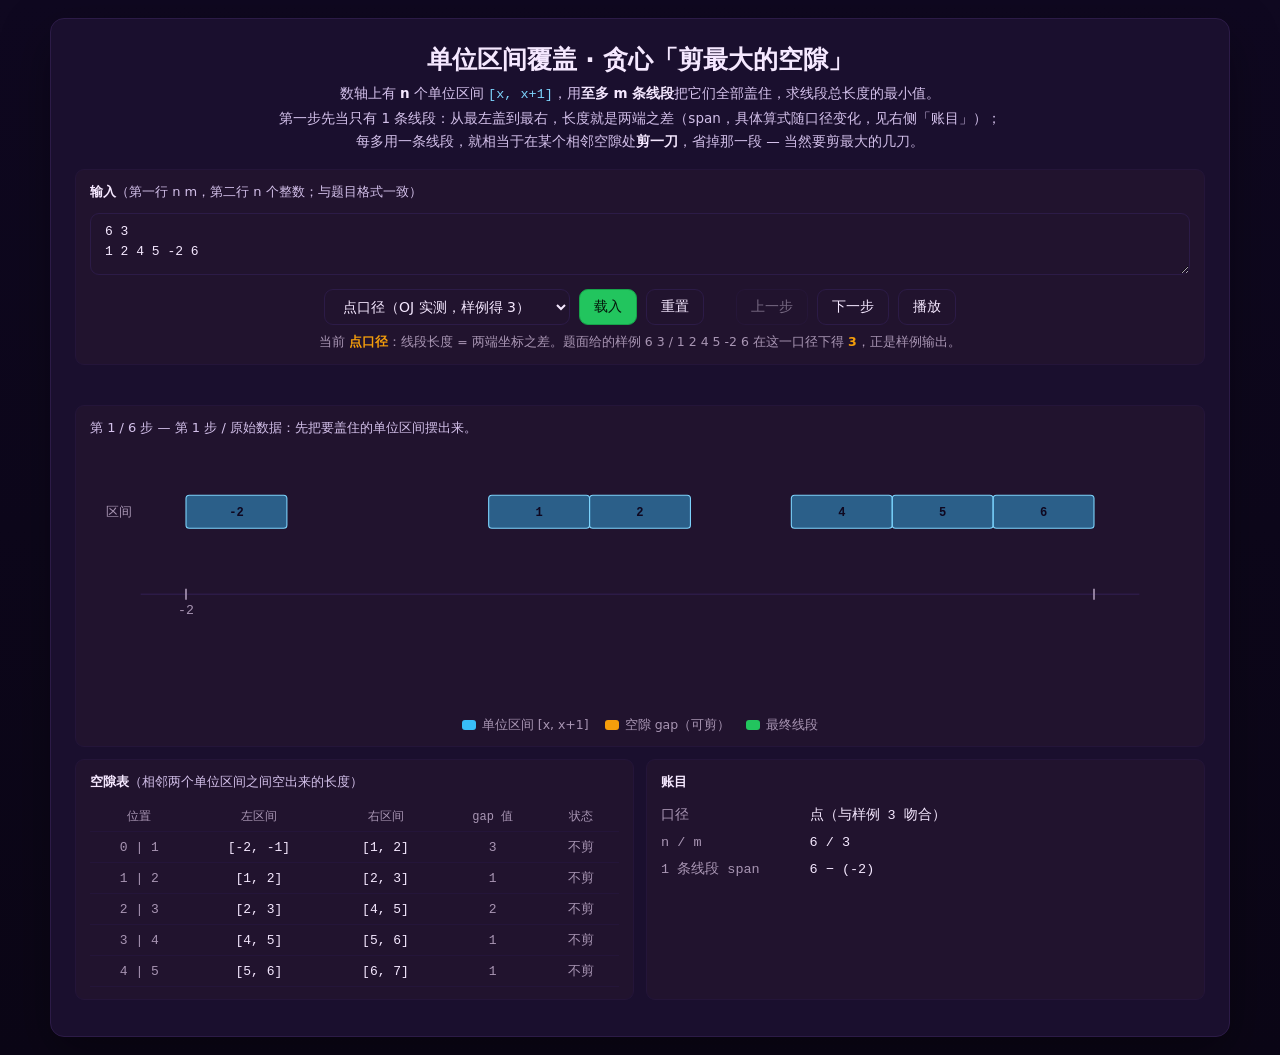
<file: problems/interval-cover/animation.html>
<!DOCTYPE html>
<html lang="zh-CN">
<head>
<meta charset="UTF-8">
<title>单位区间覆盖 · 贪心剪最大空隙 动画精讲</title>
<style>
  :root {
    --bg: #0f0820; --bg-2: #130a24;
    --surface: #1a0f2e; --surface-2: #21132e;
    --line: #2c1b47; --line-soft: #241539;
    --fg: #f5e8ff; --fg-dim: #d3c0ea; --fg-mute: #a895b3;
    --cur: #f59e0b; --cur-soft: rgba(245,158,11,.16); --cur-line: rgba(245,158,11,.42);
    --ok: #22c55e; --ok-fg: #4ade80; --ok-soft: rgba(34,197,94,.14); --ok-line: rgba(34,197,94,.38);
    --info: #38bdf8; --info-fg: #7dd3fc; --info-soft: rgba(56,189,248,.16); --info-line: rgba(56,189,248,.45);
    --danger: #f87171;
    --ui: "IBM Plex Sans", "Segoe UI", "Microsoft YaHei", system-ui, sans-serif;
    --mono: "JetBrains Mono", "Cascadia Code", Consolas, "Courier New", monospace;
  }
  * { box-sizing: border-box; margin: 0; padding: 0; }
  body {
    font-family: var(--ui);
    font-variant-numeric: tabular-nums;
    background: linear-gradient(180deg, #0f0820 0%, #0b0616 100%);
    min-height: 100vh; padding: 18px; color: var(--fg);
  }
  .container {
    max-width: 1180px; margin: 0 auto; background: var(--surface);
    border: 1px solid var(--line);
    border-radius: 14px; box-shadow: 0 18px 50px rgba(0,0,0,0.35); padding: 24px;
  }
  h1 { text-align: center; color: var(--fg); font-size: 25px; margin-bottom: 6px; }
  .subtitle { text-align: center; color: var(--fg-dim); font-size: 13.5px; margin-bottom: 16px; line-height: 1.7; }
  .subtitle b { color: var(--fg); }
  .subtitle code { font-family: var(--mono); color: var(--info-fg); }

  .controls { display:flex; gap:9px; justify-content:center; align-items:center; flex-wrap:wrap; margin-bottom:12px; }
  button, input, select, textarea {
    padding: 8px 14px; border-radius: 9px; border: 1px solid var(--line);
    background:var(--surface-2); color:var(--fg); font-size:14px; font-family: inherit;
    cursor:pointer; transition: all .18s;
  }
  button:hover { background:#241539; border-color:#3a2359; color:var(--fg); transform: translateY(-1px); }
  button:disabled { opacity:.4; cursor:not-allowed; transform:none; }
  button.primary { background:var(--ok); color:#04140a; border-color:#16a34a; }
  button.primary:hover { background:#2ee06a; }
  textarea#inp {
    font-family: var(--mono); font-size: 13px; width: 100%; resize: vertical;
    min-height: 62px; line-height: 1.6; cursor: text;
  }
  .error { color:var(--danger); text-align:center; min-height:20px; margin-bottom:8px; font-size:14px; }

  .panel { background:var(--surface-2); border:1px solid var(--line-soft); border-radius:9px;
           padding:12px 14px; margin-bottom:12px; }
  .panel-title { font-size:13px; color:var(--fg-dim); margin-bottom:10px; line-height:1.6; }
  .panel-title b { color:var(--fg); }
  .panel-title code { font-family: var(--mono); color: var(--info-fg); }

  svg#stage { display:block; width:100%; height:auto; }

  .row { display:flex; gap:12px; flex-wrap:wrap; }
  .row > .panel { flex:1 1 320px; }

  table.gaps { width:100%; border-collapse:collapse; font-size:13px; font-family:var(--mono); }
  table.gaps th, table.gaps td { padding:6px 8px; border-bottom:1px solid var(--line-soft); text-align:center; }
  table.gaps th { color:var(--fg-mute); font-weight:500; font-size:12px; }
  table.gaps td.hot { color:var(--cur); font-weight:700; }
  table.gaps td.cold { color:var(--fg-mute); }
  table.gaps tr.cutrow td { background: var(--ok-soft); }
  table.gaps td.idx { color: var(--fg-mute); }

  .kv { font-size:13.5px; line-height:2; font-family:var(--mono); }
  .kv .k { color:var(--fg-mute); display:inline-block; min-width: 11em; }
  .kv .v { color:var(--fg); }
  .kv .v.big { color:var(--ok-fg); font-size:19px; font-weight:700; }
  .kv .v.warn { color:var(--cur); }

  .legend { display:flex; gap:16px; flex-wrap:wrap; font-size:12.5px; color:var(--fg-mute);
            justify-content:center; margin-top:4px; }
  .legend span { display:inline-flex; align-items:center; gap:6px; }
  .swatch { width:14px; height:10px; border-radius:3px; display:inline-block; }

  .modelnote { font-size:12.5px; color:var(--fg-mute); text-align:center; margin-top:6px; line-height:1.7; }
  .modelnote b { color:var(--cur); }
</style>
</head>
<body>
<div class="container">
  <h1>单位区间覆盖 · 贪心「剪最大的空隙」</h1>
  <p class="subtitle">
    数轴上有 <b>n</b> 个单位区间 <code>[x, x+1]</code>，用<b>至多 m 条线段</b>把它们全部盖住，求线段总长度的最小值。<br>
    第一步先当只有 1 条线段：从最左盖到最右，长度就是两端之差（span，具体算式随口径变化，见右侧「账目」）；<br>
    每多用一条线段，就相当于在某个相邻空隙处<b>剪一刀</b>，省掉那一段 — 当然要剪最大的几刀。
  </p>

  <div class="panel">
    <div class="panel-title"><b>输入</b>（第一行 n m，第二行 n 个整数；与题目格式一致）</div>
    <textarea id="inp" spellcheck="false">6 3
1 2 4 5 -2 6</textarea>
    <div class="controls" style="margin-top:10px;margin-bottom:0;">
      <select id="modelSel">
        <option value="point">点口径（OJ 实测，样例得 3）</option>
        <option value="interval">题面正文字面口径（样例得 6）</option>
      </select>
      <button id="btnLoad" class="primary">载入</button>
      <button id="btnReset">重置</button>
      <span style="width:14px"></span>
      <button id="btnPrev">上一步</button>
      <button id="btnNext">下一步</button>
      <button id="btnPlay">播放</button>
    </div>
    <div class="modelnote" id="modelNote"></div>
  </div>

  <div class="error" id="err"></div>

  <div class="panel">
    <div class="panel-title" id="stepTitle"></div>
    <svg id="stage" viewBox="0 0 1000 240" xmlns="http://www.w3.org/2000/svg"></svg>
    <div class="legend">
      <span><i class="swatch" style="background:#38bdf8"></i>单位区间 [x, x+1]</span>
      <span><i class="swatch" style="background:#f59e0b"></i>空隙 gap（可剪）</span>
      <span><i class="swatch" style="background:#22c55e"></i>最终线段</span>
    </div>
  </div>

  <div class="row">
    <div class="panel">
      <div class="panel-title"><b>空隙表</b>（相邻两个单位区间之间空出来的长度）</div>
      <div id="gapWrap"></div>
    </div>
    <div class="panel">
      <div class="panel-title"><b>账目</b></div>
      <div class="kv" id="ledger"></div>
    </div>
  </div>
</div>

<script>
'use strict';

// =====================================================================
// 纯逻辑层（不碰 DOM，可用 node + DOM stub 直接跑，见同目录的
// verify_interval_cover_animation.js）
// =====================================================================

/**
 * 解析输入文本。格式与题目一致：第一行 n m，随后 n 个整数。
 * 只演示第一组数据；解析失败抛 Error（消息里用「」引中文，别用 ASCII 双引号 ——
 * 中文里混入 ASCII 双引号会把整个 <script> 弄成语法错误、页面全黑）。
 */
function parseInput(text) {
  var toks = String(text).split(/\s+/).filter(function (t) { return t.length > 0; });
  if (toks.length < 2) throw new Error('至少要有两个数：n 和 m');
  var n = Number(toks[0]), m = Number(toks[1]);
  if (!isFinite(n) || Math.floor(n) !== n) throw new Error('n 必须是整数，收到「' + toks[0] + '」');
  if (!isFinite(m) || Math.floor(m) !== m) throw new Error('m 必须是整数，收到「' + toks[1] + '」');
  if (n < 1 || n > 1000) throw new Error('n 超出范围（1 <= n <= 1000），收到 ' + n);
  if (m < 1 || m > 20) throw new Error('m 超出范围（1 <= m <= 20），收到 ' + m);
  if (toks.length - 2 < n) {
    throw new Error('声明 n = ' + n + '，但后面只有 ' + (toks.length - 2) + ' 个数');
  }
  var xs = [];
  for (var i = 0; i < n; i++) {
    var v = Number(toks[2 + i]);
    if (!isFinite(v) || Math.floor(v) !== v) throw new Error('x 必须是整数，收到「' + toks[2 + i] + '」');
    xs.push(v);
  }
  var seen = {}, dup = null;
  for (var j = 0; j < n; j++) {
    if (seen[xs[j]]) { dup = xs[j]; break; }
    seen[xs[j]] = true;
  }
  if (dup !== null) throw new Error('题面保证 x 互不相同，但出现了重复值 ' + dup);
  return { n: n, m: m, xs: xs };
}

/** 一口气把所有中间量算出来 —— 渲染层只读这个结果，不自己算。 */
function buildState(xs, m, model) {
  var sorted = xs.slice().sort(function (a, b) { return a - b; });
  var n = sorted.length;
  var isPoint = (model === 'point');

  var gaps = [];
  for (var i = 0; i < n - 1; i++) {
    gaps.push(isPoint ? (sorted[i + 1] - sorted[i]) : (sorted[i + 1] - sorted[i] - 1));
  }

  var span = isPoint ? (sorted[n - 1] - sorted[0]) : (sorted[n - 1] + 1 - sorted[0]);

  // 按空隙从大到小排；同值时按位置先后，保证可复现
  var order = gaps.map(function (g, i) { return i; }).sort(function (a, b) {
    if (gaps[b] !== gaps[a]) return gaps[b] - gaps[a];
    return a - b;
  });

  var cuts = m - 1;
  if (cuts > n - 1) cuts = n - 1;
  if (cuts < 0) cuts = 0;
  var chosen = order.slice(0, cuts).sort(function (a, b) { return a - b; });

  var bounds = [0];
  for (var c = 0; c < chosen.length; c++) bounds.push(chosen[c] + 1);
  bounds.push(n);

  var plan = [], total = 0;
  for (var t = 0; t < bounds.length - 1; t++) {
    var l = bounds[t], r = bounds[t + 1] - 1;
    var left = sorted[l], right = sorted[r] + 1;
    var len = isPoint ? (sorted[r] - sorted[l]) : (sorted[r] + 1 - sorted[l]);
    plan.push({ l: l, r: r, left: left, right: right, len: len });
    total += len;
  }

  var cutSum = 0;
  for (var q = 0; q < chosen.length; q++) cutSum += gaps[chosen[q]];

  return {
    xs: xs.slice(), sorted: sorted, n: n, m: m, model: model,
    isPoint: isPoint, gaps: gaps, span: span, order: order, chosen: chosen,
    plan: plan, total: total, cutSum: cutSum, answer: span - cutSum
  };
}

/** 步骤总数 = 6（0..5） */
var TOTAL_STEPS = 6;

var STEP_TEXT = [
  '第 1 步 / 原始数据：先把要盖住的单位区间摆出来。',
  '第 2 步 / 排序：按左端点从小到大排好，后面才好看清「哪儿有空隙」。',
  '第 3 步 / 量空隙：相邻两个单位区间之间真正空出来的长度就是 gap（接壤的为 0）。',
  '第 4 步 / 挑刀口：空隙从大到小排，挑出最大的 m-1 个 —— 这几刀省得最多。',
  '第 5 步 / 动手剪：在最左最右之间剪这几刀，序列被切成至多 m 段。',
  '第 6 步 / 出方案：每一段用一条线段正好盖住，总长度 = span 减掉被剪掉的空隙。'
];

// =====================================================================
// 渲染层
// =====================================================================

var SVG_NS = 'http://www.w3.org/2000/svg';

// ★ SVG 的 presentation attribute（fill / stroke）**不支持 CSS 变量**：
//   写成 fill="var(--info)" 是无效值，浏览器会整片退回黑色。
//   所以这里把同一套配色硬编码一遍（改 CSS 时记得同步）。
var C_INFO = '#38bdf8', C_INFO_FG = '#7dd3fc', C_CUR = '#f59e0b';
var C_OK = '#22c55e', C_OK_FG = '#4ade80';
var PALETTE = ['#38bdf8', '#a78bfa', '#f472b6', '#4ade80', '#fbbf24', '#22d3ee'];

var PAD_L = 46, PAD_R = 46, SVG_W = 1000;
var Y_UNIT = 42, H_UNIT = 30;
var Y_GAP = 84, H_GAP = 30;
var Y_AXIS = 132;
var Y_SEG = 152, H_SEG = 34;

var state = null;
var stepIdx = 0;
var playing = null;

function mk(tag, attrs, text) {
  var el = document.createElementNS(SVG_NS, tag);
  if (attrs) for (var k in attrs) if (attrs.hasOwnProperty(k)) el.setAttribute(k, attrs[k]);
  if (text !== undefined && text !== null) el.textContent = String(text);
  return el;
}

function clearNode(node) {
  while (node.firstChild) node.removeChild(node.firstChild);
  return node;
}

/** 把坐标 v 映射到 SVG 的 x 像素。域 = [lo-pad, hi+pad]，留白随跨度伸缩。 */
function makeMapper(st) {
  var lo = st.sorted[0];
  var hi = st.sorted[st.n - 1] + 1;
  var width = hi - lo;
  var pad = width > 0 ? width * 0.05 : 0.5;
  var d0 = lo - pad, d1 = hi + pad;
  if (d1 - d0 <= 0) d1 = d0 + 1;
  return function (v) {
    return PAD_L + (v - d0) / (d1 - d0) * (SVG_W - PAD_L - PAD_R);
  };
}

/** 把 [a,b] 映射成像素区间，并保证至少 minPx 宽（否则密集点会看不见）。 */
function span(map, a, b, minPx) {
  var x0 = map(a), x1 = map(b);
  var w = x1 - x0;
  if (w < minPx) { x0 = x0 - (minPx - w) / 2; w = minPx; }
  return { x: x0, w: w };
}

function renderStage() {
  var svg = clearNode(document.getElementById('stage'));
  if (!state) return;
  var st = state;
  var map = makeMapper(st);
  var s = stepIdx;

  // ---------- 坐标轴 ----------
  svg.appendChild(mk('line', {
    x1: PAD_L, y1: Y_AXIS, x2: SVG_W - PAD_R, y2: Y_AXIS,
    stroke: '#2c1b47', 'stroke-width': 1.5
  }));
  var x0px = map(st.sorted[0]), x1px = map(st.sorted[st.n - 1] + 1);
  svg.appendChild(mk('line', {
    x1: x0px, y1: Y_AXIS - 5, x2: x0px, y2: Y_AXIS + 5, stroke: '#a895b3', 'stroke-width': 1.5
  }));
  svg.appendChild(mk('line', {
    x1: x1px, y1: Y_AXIS - 5, x2: x1px, y2: Y_AXIS + 5, stroke: '#a895b3', 'stroke-width': 1.5
  }));
  svg.appendChild(mk('text', {
    x: x0px, y: Y_AXIS + 18, fill: '#a895b3', 'font-size': 12,
    'text-anchor': 'middle', 'font-family': 'monospace'
  }, String(st.sorted[0])));

  // ---------- 单位区间行 ----------
  // 剪开之后（step >= 4）给每一段换一种颜色，好看出「分了几段」
  var groupOf = {};                                            // 点索引 -> 组号
  if (s >= 4) {
    for (var t = 0; t < st.plan.length; t++) {
      for (var i2 = st.plan[t].l; i2 <= st.plan[t].r; i2++) groupOf[i2] = t;
    }
  }

  var showLabels = st.n <= 30;
  for (var i = 0; i < st.n; i++) {
    var box = span(map, st.sorted[i], st.sorted[i] + 1, 3);
    var fill = C_INFO, stroke = C_INFO_FG;
    if (s >= 4) {
      fill = PALETTE[(groupOf[i] || 0) % PALETTE.length];
      stroke = fill;
    }
    svg.appendChild(mk('rect', {
      x: box.x, y: Y_UNIT, width: box.w, height: H_UNIT,
      rx: 3, fill: fill, 'fill-opacity': s >= 1 ? 0.85 : 0.45,
      stroke: stroke, 'stroke-width': 1
    }));
    if (showLabels) {
      svg.appendChild(mk('text', {
        x: box.x + box.w / 2, y: Y_UNIT + H_UNIT / 2 + 4,
        fill: '#0f0820', 'font-size': 11, 'text-anchor': 'middle',
        'font-family': 'monospace', 'font-weight': 600
      }, String(st.sorted[i])));
    }
  }
  svg.appendChild(mk('text', {
    x: PAD_L - 8, y: Y_UNIT + H_UNIT / 2 + 4, fill: '#a895b3', 'font-size': 12,
    'text-anchor': 'end'
  }, '区间'));

  // ---------- 空隙行 ----------
  if (s >= 2 && st.n > 1) {
    for (var g = 0; g < st.gaps.length; g++) {
      var isChosen = s >= 4 && st.chosen.indexOf(g) >= 0;
      var isHot = s >= 3 && st.chosen.indexOf(g) >= 0;
      var gb = span(map, st.sorted[g] + 1, st.sorted[g + 1], 2);
      var gfill = isChosen ? C_OK : (isHot ? C_CUR : '#3a2359');
      var gop = isChosen ? 0.9 : (isHot ? 0.75 : 0.5);
      svg.appendChild(mk('rect', {
        x: gb.x, y: Y_GAP, width: gb.w, height: H_GAP,
        rx: 3, fill: gfill, 'fill-opacity': gop,
        stroke: isHot ? C_CUR : '#2c1b47', 'stroke-width': 1,
        'stroke-dasharray': isChosen ? '0' : '4 3'
      }));
      // 空隙的数值标签：够宽才写，否则挤成一团
      if (gb.w >= 16) {
        svg.appendChild(mk('text', {
          x: gb.x + gb.w / 2, y: Y_GAP + H_GAP / 2 + 4,
          fill: isChosen ? '#04140a' : (isHot ? '#0f0820' : '#d3c0ea'),
          'font-size': 12, 'text-anchor': 'middle', 'font-weight': 700,
          'font-family': 'monospace'
        }, String(st.gaps[g])));
      }
    }
    svg.appendChild(mk('text', {
      x: PAD_L - 8, y: Y_GAP + H_GAP / 2 + 4, fill: '#a895b3', 'font-size': 12,
      'text-anchor': 'end'
    }, '空隙'));
  }

  // ---------- 最终线段 ----------
  if (s >= 5) {
    for (var p = 0; p < st.plan.length; p++) {
      var pg = st.plan[p];
      var pb = span(map, pg.left, pg.right, 4);
      svg.appendChild(mk('rect', {
        x: pb.x, y: Y_SEG, width: pb.w, height: H_SEG,
        rx: 5, fill: C_OK, 'fill-opacity': 0.28,
        stroke: C_OK, 'stroke-width': 1.8
      }));
      if (pb.w >= 26) {
        svg.appendChild(mk('text', {
          x: pb.x + pb.w / 2, y: Y_SEG + H_SEG / 2 + 5,
          fill: C_OK_FG, 'font-size': 12.5, 'text-anchor': 'middle',
          'font-family': 'monospace', 'font-weight': 700
        }, '长 ' + pg.len));
      }
    }
    svg.appendChild(mk('text', {
      x: PAD_L - 8, y: Y_SEG + H_SEG / 2 + 5, fill: '#a895b3', 'font-size': 12,
      'text-anchor': 'end'
    }, '线段'));
    svg.appendChild(mk('text', {
      x: SVG_W / 2, y: Y_SEG + H_SEG + 26, fill: C_OK_FG, 'font-size': 15,
      'text-anchor': 'middle', 'font-weight': 700
    }, '总长度 = ' + st.answer));
  }
}

function renderGapTable() {
  var wrap = clearNode(document.getElementById('gapWrap'));
  var st = state;
  if (!st) return;
  if (st.n === 1) {
    wrap.textContent = '只有 1 个单位区间，没有空隙可剪。';
    return;
  }
  var html = '<table class="gaps"><tr><th>位置</th><th>左区间</th><th>右区间</th>'
           + '<th>gap 值</th><th>状态</th></tr>';
  for (var g = 0; g < st.gaps.length; g++) {
    var chosenHere = stepIdx >= 4 && st.chosen.indexOf(g) >= 0;
    var hot = stepIdx >= 3 && st.chosen.indexOf(g) >= 0;
    var cls = chosenHere ? 'cutrow' : '';
    var vcls = chosenHere ? 'hot' : (hot ? 'hot' : 'cold');
    var status;
    if (chosenHere) status = '已剪开';
    else if (hot) status = '候选（要剪）';
    else if (st.gaps[g] === 0) status = '接壤，剪了不省';
    else status = '不剪';
    html += '<tr class="' + cls + '">'
          + '<td class="idx">' + (g) + ' | ' + (g + 1) + '</td>'
          + '<td>[<span class="idx">' + st.sorted[g] + '</span>, ' + (st.sorted[g] + 1) + ']</td>'
          + '<td>[<span class="idx">' + st.sorted[g + 1] + '</span>, ' + (st.sorted[g + 1] + 1) + ']</td>'
          + '<td class="' + vcls + '">' + st.gaps[g] + '</td>'
          + '<td class="' + vcls + '">' + status + '</td>'
          + '</tr>';
  }
  html += '</table>';
  wrap.innerHTML = html;
}

function renderLedger() {
  var wrap = clearNode(document.getElementById('ledger'));
  var st = state;
  if (!st) return;
  var lines = [];
  // 负数要自带括号：直接拼会写成「(6 + 1) − -2」，看着像连减号
  var hi = st.sorted[st.n - 1], lo = st.sorted[0];
  var loStr = lo < 0 ? ('(' + lo + ')') : String(lo);
  lines.push(['口径', st.isPoint ? '点（与样例 3 吻合）' : '单位区间（题面正文）', '']);
  lines.push(['n / m', st.n + ' / ' + st.m, '']);
  lines.push(['1 条线段 span', st.isPoint
      ? (hi + ' − ' + loStr)
      : ('(' + hi + ' + 1) − ' + loStr), '']);
  if (stepIdx >= 3) {
    var picked = st.chosen.map(function (i) { return st.gaps[i]; });
    lines.push(['能剪的刀数', Math.min(Math.max(st.m - 1, 0), Math.max(st.n - 1, 0)) + ' 刀', '']);
    lines.push(['剪掉哪些 gap', picked.length ? picked.join('、') : '（不剪）', '']);
  }
  if (stepIdx >= 5) {
    lines.push(['线段条数', st.plan.length + ' 条（<= m）', '']);
    lines.push(['总长度', st.span + ' − ' + st.cutSum + ' = ' + st.answer, 'big']);
  }
  var html = '';
  for (var i = 0; i < lines.length; i++) {
    var k = lines[i][0], v = lines[i][1], cls = lines[i][2] || '';
    html += '<div><span class="k">' + k + '</span><span class="v ' + cls + '">'
          + v + '</span></div>';
  }
  wrap.innerHTML = html;
}

function render() {
  if (!state) return;
  document.getElementById('stepTitle').innerHTML =
    '第 ' + (stepIdx + 1) + ' / ' + TOTAL_STEPS + ' 步 — ' + STEP_TEXT[stepIdx];
  renderStage();
  renderGapTable();
  renderLedger();
  document.getElementById('btnPrev').disabled = (stepIdx === 0);
  document.getElementById('btnNext').disabled = (stepIdx === TOTAL_STEPS - 1);
  var note = document.getElementById('modelNote');
  if (state.isPoint) {
    note.innerHTML = '当前 <b>点口径</b>：线段长度 = 两端坐标之差。'
      + '题面给的样例 6 3 / 1 2 4 5 -2 6 在这一口径下得 <b>3</b>，正是样例输出。';
  } else {
    note.innerHTML = '当前 <b>单位区间口径</b>（题面正文）：线段要从区间的左端盖到右端。'
      + '同一组样例在这一口径下得 <b>6</b>，与样例输出的 3 对不上 —— 这就是题面与样例的矛盾之处。';
  }
}

// =====================================================================
// 交互
// =====================================================================

function loadInput() {
  var errEl = document.getElementById('err');
  errEl.textContent = '';
  try {
    var parsed = parseInput(document.getElementById('inp').value);
    state = buildState(parsed.xs, parsed.m, document.getElementById('modelSel').value);
    stepIdx = 0;
    render();
  } catch (e) {
    errEl.textContent = '输入有问题：' + e.message;
  }
}

function setStep(k) {
  if (!state) return;
  if (k < 0) k = 0;
  if (k > TOTAL_STEPS - 1) k = TOTAL_STEPS - 1;
  stepIdx = k;
  render();
}

function stopPlay() {
  if (playing !== null) { clearInterval(playing); playing = null; }
  document.getElementById('btnPlay').textContent = '播放';
}

function togglePlay() {
  if (playing !== null) { stopPlay(); return; }
  if (stepIdx >= TOTAL_STEPS - 1) stepIdx = 0;
  document.getElementById('btnPlay').textContent = '暂停';
  playing = setInterval(function () {
    if (stepIdx >= TOTAL_STEPS - 1) { stopPlay(); return; }
    setStep(stepIdx + 1);
  }, 1100);
}

function wire() {
  document.getElementById('btnLoad').onclick = loadInput;
  document.getElementById('modelSel').onchange = loadInput;
  document.getElementById('btnNext').onclick = function () { stopPlay(); setStep(stepIdx + 1); };
  document.getElementById('btnPrev').onclick = function () { stopPlay(); setStep(stepIdx - 1); };
  document.getElementById('btnPlay').onclick = togglePlay;
  document.getElementById('btnReset').onclick = function () { stopPlay(); setStep(0); };
}

if (typeof document !== 'undefined' && document.getElementById && document.getElementById('stage')) {
  wire();
  loadInput();
}

// 供 node + DOM stub 实跑验证（浏览器里 module 不存在，这一行会被跳过）
if (typeof module !== 'undefined' && module.exports) {
  module.exports = {
    parseInput: parseInput,
    buildState: buildState,
    STEP_TEXT: STEP_TEXT,
    TOTAL_STEPS: TOTAL_STEPS,
    render: render,
    loadInput: loadInput,
    setStep: setStep,
    _peek: function () { return { state: state, stepIdx: stepIdx }; }
  };
}
</script>
</body>
</html>
</file>
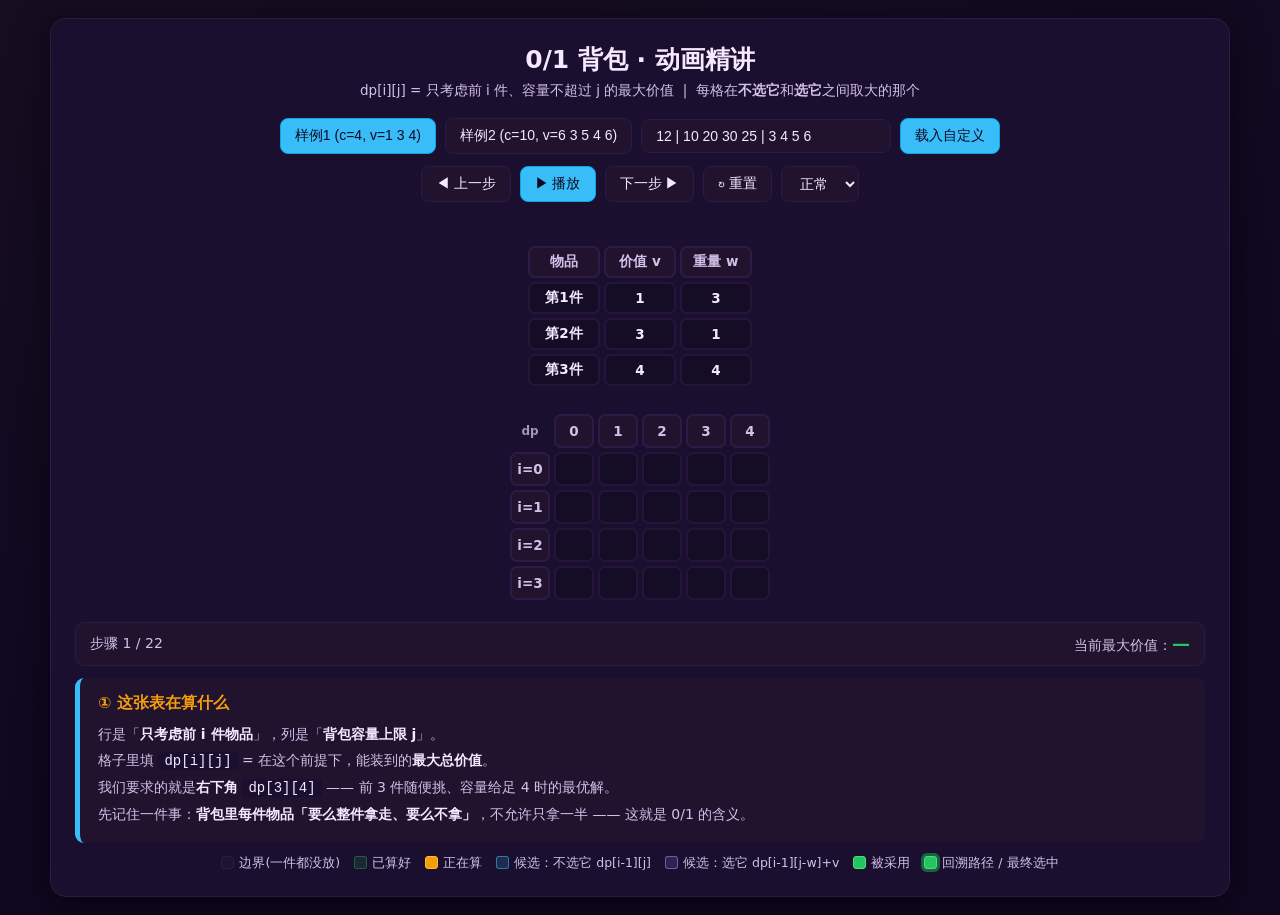
<file: problems/knapsack/animation.html>
<!DOCTYPE html>
<html lang="zh-CN">
<head>
<meta charset="UTF-8">
<title>0/1 背包 · 动画精讲</title>
<style>
  * { box-sizing: border-box; margin: 0; padding: 0; }
  body {
    font-family: "IBM Plex Sans", "Segoe UI", "Microsoft YaHei", system-ui, sans-serif;
    background: linear-gradient(160deg, #160d20 0%, #0f0820 60%);
    min-height: 100vh; padding: 18px; color: #f5e8ff;
  }
  .container {
    max-width: 1180px; margin: 0 auto; background: #1a0f2e;
    border: 1px solid #2c1b47;
    border-radius: 16px; box-shadow: 0 8px 32px rgba(0,0,0,0.55); padding: 24px;
  }
  h1 { text-align: center; color: #f5e8ff; font-size: 25px; margin-bottom: 6px; }
  .subtitle { text-align: center; color: #d3c0ea; font-size: 13.5px; margin-bottom: 18px; }

  .controls { display:flex; gap:9px; justify-content:center; align-items:center; flex-wrap:wrap; margin-bottom:12px; }
  button, input, select {
    padding: 8px 14px; border-radius: 8px; border: 1px solid #2c1b47;
    background:#21132e; color:#f5e8ff; font-size:14px; cursor:pointer; transition: all .18s;
  }
  button:hover { background:#241539; color:#f5e8ff; transform: translateY(-1px); }
  button.primary { background:#38bdf8; color:#0f0820; border-color:#0ea5e9; }
  button.primary:hover { background:#7dd3fc; }
  .error { color:#f87171; text-align:center; min-height:20px; margin-bottom:8px; font-size:14px; }

  /* ---------- 物品表 ---------- */
  .itemwrap { display:flex; justify-content:center; margin-bottom:14px; }
  table.items { border-collapse: separate; border-spacing: 4px; }
  table.items th, table.items td {
    width: 72px; height: 32px; text-align:center; font-size:13.5px; font-weight:700;
    border-radius: 7px; transition: background .2s, border-color .2s, color .2s;
  }
  table.items th { background:#21132e; color:#d3c0ea; border:2px solid #2c1b47; }
  table.items td { background:#150c26; border:2px solid #241539; color:#f5e8ff; }
  table.items tr.cur td { background:#f59e0b; border-color:#fbbf24; color:#0f0820; }
  table.items tr.gone td { background:#150c26; border-color:#241539; color:#a895b3; }
  table.items tr.taken td { background:#22c55e; border-color:#4ade80; color:#052e16; }

  /* ---------- DP 网格 ---------- */
  .gridwrap { overflow-x:auto; padding: 6px 0 14px; text-align:center; }
  .grid { display:inline-block; }
  table.dp { border-collapse: separate; border-spacing: 4px; margin: 0 auto; }
  table.dp td, table.dp th {
    width: 40px; height: 34px; text-align:center; font-size:13.5px; font-weight:700;
    border-radius: 7px;
  }
  table.dp th { background:#21132e; color:#d3c0ea; border:2px solid #2c1b47; }
  table.dp th.corner { background:#1a0f2e; border-color:#1a0f2e; color:#a895b3; font-size:12px; }
  table.dp th.jhi { background:#f59e0b; border-color:#fbbf24; color:#0f0820; }
  table.dp th.ihi { background:#f59e0b; border-color:#fbbf24; color:#0f0820; }
  table.dp td { background:#150c26; border:2px solid #241539; color:#a895b3; }
  /* 下面这些状态类必须带 table.dp 前缀，否则选择器特异性 (0,1,1) 低于上面的
     `table.dp td` (0,1,2)，背景/描边/文字色会被整行覆盖掉，状态根本显示不出来。 */
  table.dp td.border0 { background:#21132e; border-color:#2c1b47; color:#d3c0ea; }   /* 第0行：一件都没放 */
  table.dp td.filled  { background:rgba(34,197,94,.13); border-color:rgba(34,197,94,.38); color:#22c55e; }   /* 已算好 */
  table.dp td.current { background:#f59e0b; border-color:#fbbf24; color:#0f0820; transform:scale(1.12);
                        box-shadow:0 0 0 4px rgba(245,158,11,.3); }
  table.dp td.up      { background:rgba(56,189,248,.16); border-color:rgba(56,189,248,.55); color:#38bdf8; }   /* 候选：不选它 */
  table.dp td.take    { background:rgba(167,139,250,.16); border-color:rgba(167,139,250,.55); color:#a78bfa; }   /* 候选：选它 */
  table.dp td.pick    { background:#22c55e; border-color:#4ade80; color:#052e16; transform:scale(1.06); } /* 被采用 */
  table.dp td.path    { background:#22c55e; border-color:#4ade80; color:#052e16;
                        box-shadow:0 0 0 3px rgba(34,197,94,.45); }
  table.dp td.infeas  { background:#150c26; border-color:#241539; color:#a895b3; }

  /* ---------- 状态条 + 解说 ---------- */
  .statusbar { display:flex; justify-content:space-between; align-items:center;
               padding:10px 14px; background:#21132e; border:1px solid #2c1b47; border-radius:9px;
               margin-bottom:12px; font-size:14px; color:#d3c0ea; }
  .answer { font-weight:700; font-size:18px; color:#22c55e; }

  .explain { background:#21132e; border-left:5px solid #38bdf8; border-radius:9px; padding:15px 18px; min-height:160px; }
  .explain-title { font-weight:700; color:#f59e0b; margin-bottom:8px; font-size:15.5px; }
  .explain-body { line-height:1.85; font-size:14px; color:#d3c0ea; }
  .explain-body b { color:#f5e8ff; }
  .explain-body .k { background:#1a0f2e; padding:1px 6px; border-radius:4px; color:#f5e8ff;
                     font-family:"JetBrains Mono", "Cascadia Code", Consolas, "Courier New", monospace; }
  .explain-body .hl { color:#f59e0b; font-weight:700; }
  .explain-body .up { color:#38bdf8; font-weight:700; }
  .explain-body .take { color:#a78bfa; font-weight:700; }

  .legend { display:flex; gap:14px; justify-content:center; flex-wrap:wrap; margin-top:12px; font-size:12.5px; color:#d3c0ea; }
  .legend i { display:inline-block; width:13px; height:13px; border-radius:3px; margin-right:5px; vertical-align:-2px; border:1.5px solid; }
</style>
</head>
<body>
<div class="container">
  <h1>0/1 背包 · 动画精讲</h1>
  <p class="subtitle">dp[i][j] = 只考虑前 i 件、容量不超过 j 的最大价值 &nbsp;|&nbsp; 每格在<b>不选它</b>和<b>选它</b>之间取大的那个</p>

  <div class="controls">
    <button class="primary" onclick="loadSample(1)">样例1 (c=4, v=1 3 4)</button>
    <button onclick="loadSample(2)">样例2 (c=10, v=6 3 5 4 6)</button>
    <input id="seqInput" type="text" value="12 | 10 20 30 25 | 3 4 5 6" style="width:250px;" placeholder="容量 | 价值列表 | 重量列表">
    <button class="primary" onclick="loadCustom()">载入自定义</button>
  </div>
  <div class="controls">
    <button onclick="prevStep()">◀ 上一步</button>
    <button class="primary" onclick="togglePlay()" id="btnPlay">▶ 播放</button>
    <button onclick="nextStep()">下一步 ▶</button>
    <button onclick="reset()">↻ 重置</button>
    <select id="playSpeed" onchange="changeSpeed()">
      <option value="1500">慢速</option>
      <option value="800" selected>正常</option>
      <option value="300">快速</option>
    </select>
  </div>
  <div class="error" id="errorBox"></div>

  <div class="itemwrap"><table class="items" id="itemTable"></table></div>

  <div class="gridwrap"><div class="grid" id="grid"></div></div>

  <div class="statusbar">
    <span id="stepCounter">步骤 0 / 0</span>
    <span>当前最大价值：<span class="answer" id="answerBox">—</span></span>
  </div>

  <div class="explain">
    <div class="explain-title" id="stepTitle">点上面任一「样例」按钮开始</div>
    <div class="explain-body" id="stepDetail">
      这张表怎么读：行是「只考虑前 i 件物品」，列是「背包容量上限 j」。
      <span class="k">dp[i][j]</span> 表示在这个前提下能装到的最大价值。
    </div>
  </div>

  <div class="legend">
    <span><i style="background:#21132e;border-color:#2c1b47"></i>边界(一件都没放)</span>
    <span><i style="background:rgba(34,197,94,.13);border-color:rgba(34,197,94,.38)"></i>已算好</span>
    <span><i style="background:#f59e0b;border-color:#fbbf24"></i>正在算</span>
    <span><i style="background:rgba(56,189,248,.16);border-color:rgba(56,189,248,.55)"></i>候选：不选它 dp[i-1][j]</span>
    <span><i style="background:rgba(167,139,250,.16);border-color:rgba(167,139,250,.55)"></i>候选：选它 dp[i-1][j-w]+v</span>
    <span><i style="background:#22c55e;border-color:#4ade80"></i>被采用</span>
    <span><i style="background:#22c55e;border-color:#4ade80;box-shadow:0 0 0 3px rgba(34,197,94,.45)"></i>回溯路径 / 最终选中</span>
  </div>
</div>

<script>
/* ============ 状态 ============ */
var V = [], W = [], CAP = 0;
var dp = [];          // 完整 DP 表（回溯必须靠它）
var steps = [];       // 步骤序列
var stepIdx = 0;
var playing = false, timer = null, duration = 800;

var SAMPLES = {
  1: { cap: 4,  values: [1,3,4],       weights: [3,1,4] },
  2: { cap: 10, values: [6,3,5,4,6],   weights: [2,2,6,5,4] }
};

/* ============ 完整 DP 表 ============ */
function computeDp(values, weights, cap) {
  var n = values.length;
  var d = [];
  for (var i = 0; i <= n; i++) {
    var row = [];
    for (var j = 0; j <= cap; j++) row.push(0);
    d.push(row);
  }
  for (var i = 1; i <= n; i++) {
    var w = weights[i - 1], v = values[i - 1];
    for (var j = 0; j <= cap; j++) {
      d[i][j] = d[i - 1][j];                       // 不选第 i 件
      if (j >= w) {                                // 装得下才谈得上选
        var c = d[i - 1][j - w] + v;
        if (c > d[i][j]) d[i][j] = c;
      }
    }
  }
  return d;
}

/* 回溯：从 (n, cap) 往回走。
   ⚠️ 必须比 dp 值，不能比物品的原始价值 —— 数字三角形那道题就是栽在这。 */
function tracePath(values, weights, cap, d) {
  var n = values.length;
  var i = n, j = cap;
  var path = [];
  while (i > 0) {
    var taken = (d[i][j] !== d[i - 1][j]);
    path.push({ i: i, j: j, taken: taken, w: weights[i - 1], v: values[i - 1] });
    if (taken) j -= weights[i - 1];
    i--;
  }
  /* 保持"走"的顺序（i 从 n 递减）：容量 j 是一路减小的，
     倒排过来会变成 j 忽大忽小，跟"从 j=c 往回走"这句话自相矛盾 */
  return { path: path };
}

/* ============ 步骤序列 ============ */
function buildSteps(values, weights, cap, d) {
  var n = values.length;
  var s = [];
  s.push({ type: "intro" });
  s.push({ type: "border" });
  for (var i = 1; i <= n; i++)
    for (var j = 0; j <= cap; j++)
      s.push({ type: "calc", i: i, j: j });
  s.push({ type: "done" });
  var tr = tracePath(values, weights, cap, d);
  for (var t = 0; t < tr.path.length; t++) {
    var p = tr.path[t];
    s.push({ type: "trace", i: p.i, j: p.j, taken: p.taken, w: p.w, v: p.v });
  }
  s.push({ type: "finished" });
  return s;
}

/* ============ 重放到第 k 步，得出每格状态（纯函数，可任意跳转） ============ */
function stateAt(k) {
  var n = V.length;
  var shown = [], cls = [];
  for (var i = 0; i <= n; i++) {
    var r1 = [], r2 = [];
    for (var j = 0; j <= CAP; j++) { r1.push(null); r2.push(""); }
    shown.push(r1); cls.push(r2);
  }
  var pathSet = {}, takenSet = {}, answer = null;

  for (var t = 0; t <= k && t < steps.length; t++) {
    var st = steps[t];
    if (st.type === "border") {
      for (var j = 0; j <= CAP; j++) { cls[0][j] = "border0"; shown[0][j] = 0; }
    } else if (st.type === "calc") {
      shown[st.i][st.j] = dp[st.i][st.j];
      cls[st.i][st.j] = "filled";
    } else if (st.type === "done") {
      answer = dp[n][CAP];
    } else if (st.type === "trace") {
      pathSet[st.i + "," + st.j] = true;
      if (st.taken) takenSet[st.i] = true;
    }
  }

  var cur = steps[Math.min(k, steps.length - 1)];

  if (cur.type === "calc") {
    var i = cur.i, j = cur.j, w = W[i - 1], v = V[i - 1];
    cls[i][j] = "current";
    shown[i][j] = dp[i][j];

    if (j < w) {
      /* 装不下：只能不选，来源就是上面那格 */
      cls[i - 1][j] = "pick";
    } else {
      /* 两个候选：不选(dp[i-1][j]) 与 选(dp[i-1][j-w]+v) */
      var a = dp[i - 1][j], b = dp[i - 1][j - w] + v;
      cls[i - 1][j] = "up";
      cls[i - 1][j - w] = "take";
      if (w === 0) {
        /* w=0 时 j-w 就是 j，"选它"和"不选它"落在**同一格**。
           这时来源必然是这一格，直接标 pick（不再区分两个候选）——
           否则 v<=0 会出现"整步没有任何格子被标成被采用"的空档。 */
        cls[i - 1][j] = "pick";
      } else if (b > a) {
        cls[i - 1][j - w] = "pick";
      } else {
        cls[i - 1][j] = "pick";
      }
    }
  }

  for (var key in pathSet) {
    var p = key.split(",");
    var pi = parseInt(p[0], 10), pj = parseInt(p[1], 10);
    if (cls[pi][pj] !== "current") cls[pi][pj] = "path";
  }
  /* 回溯时把"现在走到的那一格"单独高亮出来，让往回走的过程看得见 */
  if (cur.type === "trace") {
    cls[cur.i][cur.j] = "current";
    shown[cur.i][cur.j] = dp[cur.i][cur.j];
  }
  /* 走到最后一步：把答案正式点亮（前面 done 那步已经点亮过一次） */
  if (cur.type === "finished") answer = dp[n][CAP];

  return { shown: shown, cls: cls, answer: answer, pathSet: pathSet, takenSet: takenSet };
}

/* ============ 渲染 ============ */
function render() {
  var st = stateAt(stepIdx);
  var n = V.length;
  var cur = steps[Math.min(stepIdx, steps.length - 1)];

  /* ---- 物品表 ---- */
  var it = document.getElementById("itemTable");
  /* 复用判据：行数必须同时校验（只看一个维度会在换输入时长歪） */
  if (it.rows.length !== n + 1) {
    it.innerHTML = "";
    var hr = it.insertRow();
    ["物品", "价值 v", "重量 w"].forEach(function (t) {
      var th = document.createElement("th");
      th.textContent = t;
      hr.appendChild(th);
    });
    for (var r = 0; r < n; r++) it.insertRow();
  }
  for (var r = 0; r < n; r++) {
    var tr = it.rows[r + 1];
    for (var c = 0; c < 3; c++) {
      if (!tr.cells[c]) {
        var td = document.createElement("td");
        tr.appendChild(td);
      }
    }
    tr.cells[0].textContent = "第" + (r + 1) + "件";
    tr.cells[1].textContent = V[r];
    tr.cells[2].textContent = W[r];
    var klass = "";
    if (st.takenSet[r + 1]) klass = "taken";
    else if (cur.type === "calc" && cur.i === r + 1) klass = "cur";
    else if (cur.type !== "intro" && cur.type !== "border" && cur.i > r + 1) klass = "gone";
    tr.className = klass;
  }

  /* ---- DP 表（增量复用单元格）---- */
  var grid = document.getElementById("grid");
  var table = grid.querySelector("table");
  if (!table || table.rows.length !== n + 2 || table.rows[0].cells.length !== CAP + 2) {
    grid.innerHTML = "";
    table = document.createElement("table");
    table.className = "dp";
    var head = table.insertRow();
    var corner = document.createElement("th");
    corner.className = "corner";
    corner.textContent = "dp";
    head.appendChild(corner);
    for (var j = 0; j <= CAP; j++) {
      var th = document.createElement("th");
      th.textContent = j;
      head.appendChild(th);
    }
    for (var i = 0; i <= n; i++) {
      var row = table.insertRow();
      var lab = document.createElement("th");
      lab.textContent = "i=" + i;
      row.appendChild(lab);
      for (var j2 = 0; j2 <= CAP; j2++) {
        var cell = document.createElement("td");
        row.appendChild(cell);
      }
    }
    grid.appendChild(table);
  }
  /* 表头高亮：正在算的容量列 / 正在算的物品行 */
  for (var j3 = 0; j3 <= CAP; j3++) {
    table.rows[0].cells[j3 + 1].className =
      (cur.type === "calc" && cur.j === j3) ? "jhi" : "";
  }
  for (var i3 = 0; i3 <= n; i3++) {
    table.rows[i3 + 1].cells[0].className =
      (cur.type === "calc" && cur.i === i3) ? "ihi" : "";
  }
  for (var i4 = 0; i4 <= n; i4++) {
    for (var j4 = 0; j4 <= CAP; j4++) {
      var td2 = table.rows[i4 + 1].cells[j4 + 1];
      td2.className = st.cls[i4][j4] || "";
      td2.textContent = (st.shown[i4][j4] === null ? "" : st.shown[i4][j4]);
    }
  }

  document.getElementById("stepCounter").textContent =
    "步骤 " + Math.min(stepIdx + 1, steps.length) + " / " + steps.length;
  document.getElementById("answerBox").textContent =
    (st.answer === null ? "—" : st.answer);
  updateExplain();
}

/* ============ 解说 ============ */
function updateExplain() {
  var st = steps[Math.min(stepIdx, steps.length - 1)];
  var n = V.length;
  var T = document.getElementById("stepTitle");
  var D = document.getElementById("stepDetail");
  var esc = function (s) {
    return String(s).replace(/&/g, "&amp;").replace(/</g, "&lt;").replace(/>/g, "&gt;");
  };
  var k = function (s) { return '<span class="k">' + esc(s) + '</span>'; };

  if (st.type === "intro") {
    T.textContent = "① 这张表在算什么";
    D.innerHTML =
      "行是「<b>只考虑前 i 件物品</b>」，列是「<b>背包容量上限 j</b>」。<br>" +
      "格子里填 " + k("dp[i][j]") + " = 在这个前提下，能装到的<b>最大总价值</b>。<br>" +
      "我们要求的就是<b>右下角</b> " + k("dp[" + n + "][" + CAP + "]") + " —— 前 " + n +
      " 件随便挑、容量给足 " + CAP + " 时的最优解。<br>" +
      "先记住一件事：<b>背包里每件物品「要么整件拿走、要么不拿」</b>，不允许只拿一半 —— 这就是 0/1 的含义。";
  } else if (st.type === "border") {
    T.textContent = "② 第 0 行：一件都不放，价值只能是 0";
    D.innerHTML =
      "第 0 行代表<b>什么物品都没考虑</b>。不管容量给多大，能装的总价值都是 <b>0</b>。<br>" +
      "这行是递推的<b>起点</b>，省掉了大量特判。";
  } else if (st.type === "calc") {
    var i = st.i, j = st.j, w = W[i - 1], v = V[i - 1];
    if (j < w) {
      T.textContent = "③ 算 dp[" + i + "][" + j + "] —— 这件装不下";
      D.innerHTML =
        "第 " + i + " 件物品：价值 " + k(v) + "，重量 " + k(w) + "。<br>" +
        "当前容量上限只有 " + k(j) + "，<b>放不下这一件</b>（" + w + " > " + j + "）。<br>" +
        "所以只能走「不选」这条路：" +
        k("dp[" + i + "][" + j + "] = dp[" + (i - 1) + "][" + j + "] = " + dp[i][j]) + "。";
    } else {
      var a = dp[i - 1][j], b = dp[i - 1][j - w] + v;
      var pickTake = (b > a);
      T.textContent = "③ 算 dp[" + i + "][" + j + "] —— 不选它，还是选它？";
      D.innerHTML =
        "第 " + i + " 件物品：价值 " + k(v) + "，重量 " + k(w) + "。容量上限 " + k(j) + "。<br>" +
        "两条路比一比：<br>" +
        "&nbsp;&nbsp;• <span class='up'>不选它</span> → 价值就是「前 " + (i - 1) + " 件、容量 " + j + "」：" +
        k("dp[" + (i - 1) + "][" + j + "]") + " = <b>" + a + "</b><br>" +
        "&nbsp;&nbsp;• <span class='take'>选它</span> → 先腾出 " + w + " 的容量，剩下的 " + (j - w) +
        " 容量留给前 " + (i - 1) + " 件：" + k("dp[" + (i - 1) + "][" + (j - w) + "]") +
        " + " + v + " = " + dp[i - 1][j - w] + " + " + v + " = <b>" + b + "</b><br>" +
        "取大的：<b>" + k("dp[" + i + "][" + j + "] = " + dp[i][j]) + "</b>（采用了「" +
        (pickTake ? "选它" : "不选它") + "」）。";
    }
  } else if (st.type === "done") {
    T.textContent = "④ 右下角填完，答案出来了";
    D.innerHTML =
      "全表填完，" + k("dp[" + n + "][" + CAP + "]") + " = <b>" + dp[n][CAP] + "</b>，" +
      "这就是题目要的最大价值。<br>" +
      "它为什么是答案？因为它对应<b>全部物品</b>和<b>完整容量</b>。";
  } else if (st.type === "trace") {
    var up = dp[st.i - 1][st.j];
    T.textContent = "⑤ 回溯：把方案倒着推出来";
    D.innerHTML =
      "想知道具体拿了哪几件，就从右下角往回走。走到 " + k("(" + st.i + ", " + st.j + ")") +
      "，问一句：<b>不选第 " + st.i + " 件的话，价值会不会掉？</b><br>" +
      "&nbsp;&nbsp;现在 " + k("dp[" + st.i + "][" + st.j + "] = " + dp[st.i][st.j]) +
      "　vs　" + k("dp[" + (st.i - 1) + "][" + st.j + "] = " + up) + " → " +
      (st.taken
        ? "<b>变小了</b>！说明这份价值<b>正是靠第 " + st.i + " 件换来的</b>，收下它（重量 " + st.w +
          "），容量从 " + st.j + " 退到 " + (st.j - st.w) + "。"
        : "<b>一样大</b>，说明不选它也能拿到同样价值，<b>判它没收</b>，容量保持在 " + st.j + "。") +
      "<br>然后往上一行（i 减 1）继续问。";
  } else if (st.type === "finished") {
    var tr = tracePath(V, W, CAP, dp);
    var picks = [], tw = 0, tv = 0;
    for (var t = 0; t < tr.path.length; t++) {
      if (tr.path[t].taken) {
        picks.push(tr.path[t].i);
        tw += tr.path[t].w;
        tv += tr.path[t].v;
      }
    }
    /* 回溯顺序是"从后往前"，这里按物品号从小到大重排，读起来顺 */
    picks.sort(function (a, b) { return a - b; });
    var chosen = picks.map(function (i) { return "第" + i + "件"; });
    var okAll = (tw <= CAP) && (tv === dp[V.length][CAP]);
    T.textContent = "⑥ 完成！";
    D.innerHTML =
      "（下面已按物品号从小到大重排；回溯本身是从后往前走的）<br>" +
      "选中：" + (chosen.length ? "<b>" + chosen.join("、") + "</b>" : "<b>一件都不拿</b>") + "。<br>" +
      "总重量 = <b>" + tw + "</b>（≤ 容量 " + CAP + " ✓），总价值 = <b>" + tv + "</b>。<br><br>" +
      "<b>自校验：</b>总重量 " + tw + " ≤ " + CAP + " -> " + (tw <= CAP ? "OK" : "错！") +
      "；总价值 " + tv + " 是否等于 dp 表右下角的 " + dp[V.length][CAP] + " -> " +
      (tv === dp[V.length][CAP] ? "OK" : "错！") +
      "　=> <b>" + (okAll ? "ALL OK" : "FAILED") + "</b><br><br>" +
      "<b>算法回顾：</b>共 " + V.length + "×" + (CAP + 1) + " ≈ <b>" +
      (V.length * (CAP + 1)) + "</b> 个格子，每格只看两个来源，时间 <b>O(n·c)</b>；" +
      "若按一维滚动数组写，空间还能降到 <b>O(c)</b>。";
  }
}

/* ============ 控制 ============ */
function setError(msg) { document.getElementById("errorBox").textContent = msg || ""; }

function loadSample(which) {
  var s = SAMPLES[which];
  V = s.values.slice();
  W = s.weights.slice();
  CAP = s.cap;
  load();
}

/* 自定义输入：格式 "容量 | 价值列表 | 重量列表" */
function loadCustom() {
  var raw = document.getElementById("seqInput").value.trim();
  var parts = raw.split("|");
  if (parts.length !== 3) {
    setError("格式不对：请写成「容量 | 价值列表 | 重量列表」，用两个竖线隔开");
    return;
  }
  var split = function (s) {
    return s.trim().split(/[\s,]+/).filter(function (t) { return t.length; });
  };
  var capTok = split(parts[0]);
  var vs = split(parts[1]);
  var ws = split(parts[2]);
  if (capTok.length !== 1 || !/^\d+$/.test(capTok[0])) {
    setError("容量必须是一个非负整数");
    return;
  }
  var cap = parseInt(capTok[0], 10);
  if (cap > 20) { setError("容量最多 20，太大表格画不下"); return; }
  if (vs.length === 0 || ws.length === 0) { setError("价值列表和重量列表都不能为空"); return; }
  if (vs.length !== ws.length) {
    setError("价值有 " + vs.length + " 个，重量有 " + ws.length + " 个，数量必须一样");
    return;
  }
  if (vs.length > 8) { setError("物品最多 8 件，太多行会看不清"); return; }
  var values = [], weights = [], bad = null;
  for (var i = 0; i < vs.length; i++) {
    if (!/^-?\d+$/.test(vs[i]) || !/^\d+$/.test(ws[i])) { bad = i + 1; break; }
    values.push(parseInt(vs[i], 10));
    weights.push(parseInt(ws[i], 10));
  }
  if (bad !== null) {
    setError("第 " + bad + " 组数据不是整数（重量必须非负）");
    return;
  }
  V = values; W = weights; CAP = cap;
  load();
}

function load() {
  dp = computeDp(V, W, CAP);
  steps = buildSteps(V, W, CAP, dp);
  stepIdx = 0;
  stopPlay();
  setError("");
  render();
}

function reset() { if (steps.length) { stepIdx = 0; stopPlay(); render(); } }

function nextStep() {
  if (!steps.length) return;
  if (stepIdx < steps.length - 1) { stepIdx++; render(); }
  else stopPlay();
}
function prevStep() {
  if (!steps.length) return;
  if (stepIdx > 0) { stepIdx--; stopPlay(); render(); }
}
function togglePlay() {
  if (!steps.length) return;
  if (playing) stopPlay();
  else {
    if (stepIdx >= steps.length - 1) stepIdx = 0;
    playing = true;
    document.getElementById("btnPlay").textContent = "⏸ 暂停";
    tick();
  }
}
function tick() {
  if (!playing) return;
  render();
  if (stepIdx >= steps.length - 1) { stopPlay(); return; }
  timer = setTimeout(function () { stepIdx++; tick(); }, duration);
}
function stopPlay() {
  playing = false;
  if (timer) { clearTimeout(timer); timer = null; }
  document.getElementById("btnPlay").textContent = "▶ 播放";
}
function changeSpeed() { duration = parseInt(document.getElementById("playSpeed").value, 10); }

loadSample(1);
</script>
</body>
</html>
</file>
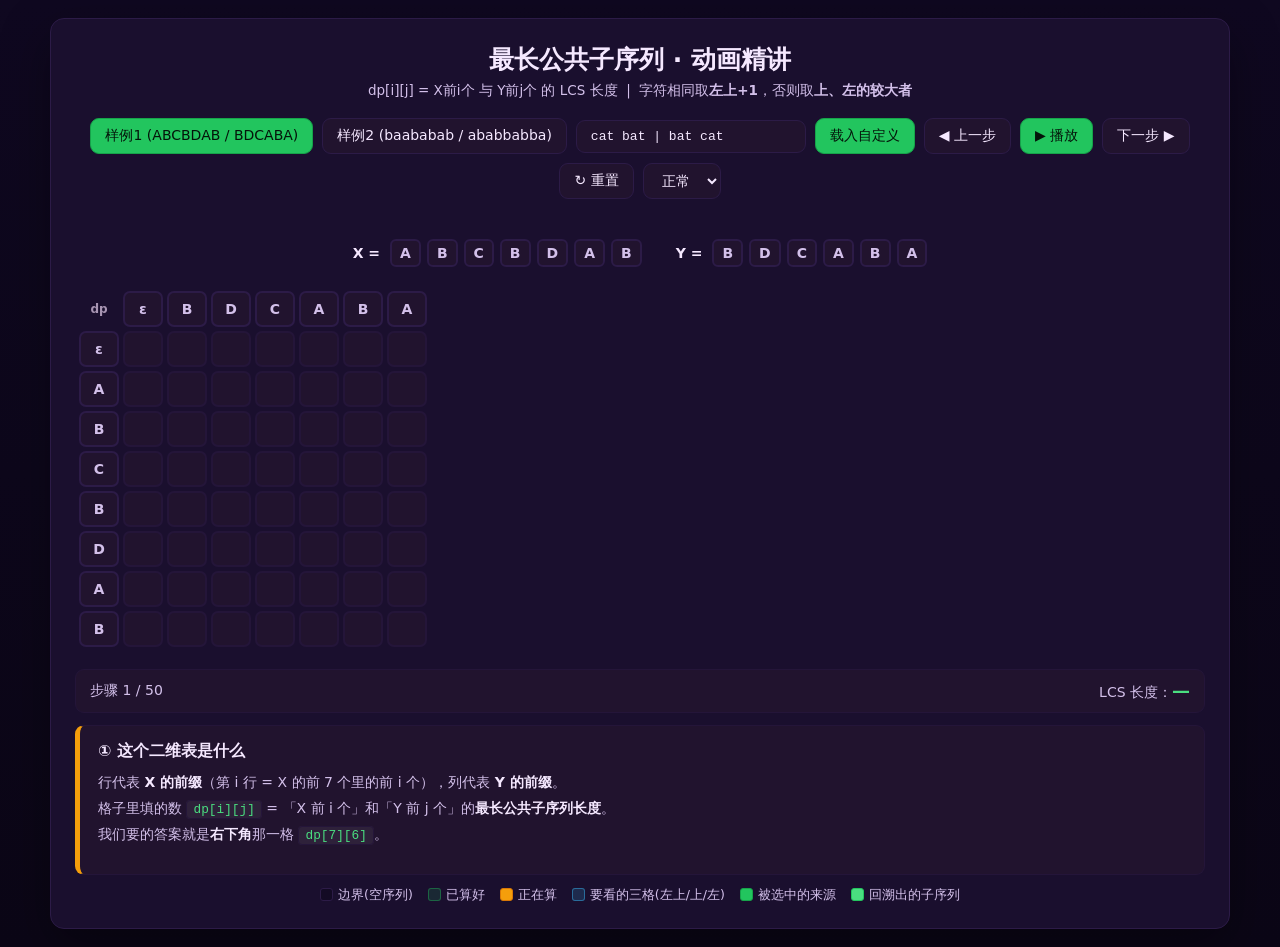
<file: problems/lcs/animation.html>
<!DOCTYPE html>
<html lang="zh-CN">
<head>
<meta charset="UTF-8">
<title>最长公共子序列 · 动画精讲</title>
<style>
  :root {
    --bg: #0f0820; --bg-2: #130a24;
    --surface: #1a0f2e; --surface-2: #21132e;
    --line: #2c1b47; --line-soft: #241539;
    --fg: #f5e8ff; --fg-dim: #d3c0ea; --fg-mute: #a895b3;
    --cur: #f59e0b; --cur-soft: rgba(245,158,11,.16); --cur-line: rgba(245,158,11,.42);
    --ok: #22c55e; --ok-fg: #4ade80; --ok-soft: rgba(34,197,94,.14); --ok-line: rgba(34,197,94,.38);
    --info: #38bdf8; --info-fg: #7dd3fc; --info-soft: rgba(56,189,248,.16); --info-line: rgba(56,189,248,.45);
    --danger: #f87171;
    --ui: "IBM Plex Sans", "Segoe UI", "Microsoft YaHei", system-ui, sans-serif;
    --mono: "JetBrains Mono", "Cascadia Code", Consolas, "Courier New", monospace;
  }
  * { box-sizing: border-box; margin: 0; padding: 0; }
  body {
    font-family: var(--ui);
    font-variant-numeric: tabular-nums;
    background: linear-gradient(180deg, #0f0820 0%, #0b0616 100%);
    min-height: 100vh; padding: 18px; color: var(--fg);
  }
  .container {
    max-width: 1180px; margin: 0 auto; background: var(--surface);
    border: 1px solid var(--line);
    border-radius: 14px; box-shadow: 0 18px 50px rgba(0,0,0,0.35); padding: 24px;
  }
  h1 { text-align: center; color: var(--fg); font-size: 25px; margin-bottom: 6px; }
  .subtitle { text-align: center; color: var(--fg-dim); font-size: 13.5px; margin-bottom: 18px; }

  .controls { display:flex; gap:9px; justify-content:center; align-items:center; flex-wrap:wrap; margin-bottom:12px; }
  button, input, select {
    padding: 8px 14px; border-radius: 9px; border: 1px solid var(--line);
    background:var(--surface-2); color:var(--fg); font-size:14px; font-family: inherit;
    cursor:pointer; transition: all .18s;
  }
  button:hover { background:#241539; border-color:#3a2359; color:var(--fg); transform: translateY(-1px); }
  button.primary { background:var(--ok); color:#04140a; border-color:#16a34a; }
  button.primary:hover { background:#2ee06a; }
  input#seqInput { font-family: var(--mono); font-size: 13px; }
  .error { color:var(--danger); text-align:center; min-height:20px; margin-bottom:8px; font-size:14px; }

  /* ---------- 两条序列 ---------- */
  .seqblock { display:flex; justify-content:center; gap:34px; flex-wrap:wrap; margin-bottom:14px; }
  .seq { display:flex; align-items:center; gap:6px; font-size:14px; }
  .seq .lbl { font-weight:700; color:var(--fg); margin-right:4px; }
  .tok {
    min-width:30px; padding:4px 8px; border-radius:6px; text-align:center;
    background:var(--surface-2); border:2px solid var(--line); color:var(--fg-dim); font-weight:700;
    transition: background .2s, border-color .2s, color .2s;
  }
  .tok.hi { background:var(--cur); border-color:#d97706; color:#0f0820; }    /* 正在处理的字符 */
  .tok.used { background:var(--ok); border-color:#16a34a; color:#04140a; }   /* 已纳入子序列 */

  /* ---------- DP 网格 ---------- */
  .gridwrap { overflow-x:auto; padding: 6px 0 14px; }
  .grid { display:inline-block; margin: 0 auto; }
  table.dp { border-collapse: separate; border-spacing: 4px; margin: 0 auto; }
  table.dp td, table.dp th {
    width: 40px; height: 36px; text-align:center; font-size:14px; font-weight:700;
    border-radius: 7px; transition: background .25s, border-color .25s, color .25s, transform .15s;
  }
  table.dp th {
    background:var(--surface-2); color:var(--fg-dim); border:2px solid var(--line);
  }
  table.dp th.corner { background:transparent; border-color:transparent; color:var(--fg-mute); font-size:12px; }
  table.dp td {
    background:var(--surface-2); border:2px solid var(--line); color:var(--fg-mute);
  }
  /* ⚠️ 状态选择器必须带 table.dp 前缀：下面的 `table.dp td` 特异度(0,1,2) 高于
     `td.filled`(0,1,1)，早先不带前缀时所有状态色都被它压掉、格子一律是底色，
     「正在算/已算好/被选中」全看不出来（本轮实拍 + getComputedStyle 探针查出来的）。 */
  table.dp td.empty   { background:var(--surface-2); border-color:var(--line-soft); color:var(--fg-mute); }
  table.dp td.border0 { background:var(--bg-2); border-color:var(--line); color:var(--fg-dim); }      /* 第0行/列 */
  table.dp td.filled  { background:var(--ok-soft); border-color:var(--ok-line); color:var(--ok-fg); }  /* 已算好 */
  table.dp td.current { background:var(--cur); border-color:#d97706; color:#0f0820; transform:scale(1.12);
                        box-shadow:0 0 0 4px rgba(245,158,11,.30); }                                  /* 正在算 */
  table.dp td.src     { background:var(--info-soft); border-color:var(--info-line); color:var(--info-fg);
                        transform:scale(1.06); }                                                      /* 左上/上/左 要看的三格 */
  table.dp td.pick    { background:var(--ok); border-color:#16a34a; color:#04140a; transform:scale(1.08); }  /* 被选用的来源 */
  table.dp td.path    { background:#4ade80; border-color:var(--ok); color:#04140a;
                        box-shadow:0 0 0 3px rgba(74,222,128,.45); }                                  /* 回溯出的子序列 */

  /* ---------- 状态条 + 解说 ---------- */
  .statusbar { display:flex; justify-content:space-between; align-items:center;
               padding:10px 14px; background:var(--surface-2); border:1px solid var(--line-soft);
               border-radius:9px;
               margin-bottom:12px; font-size:14px; color:var(--fg-dim); }
  .answer { font-weight:700; font-size:18px; color:var(--ok-fg); }

  .explain { background:var(--surface-2); border:1px solid var(--line-soft); border-left:5px solid var(--cur); border-radius:9px; padding:15px 18px; min-height:150px; }
  .explain-title { font-weight:700; color:var(--fg); margin-bottom:8px; font-size:15.5px; }
  .explain-body { line-height:1.85; font-size:14px; color:var(--fg-dim); }
  .explain-body b { color:var(--fg); }
  .explain-body .k { background:rgba(255,255,255,.06); border:1px solid var(--line-soft); padding:1px 6px; border-radius:4px; color:var(--ok-fg); font-family:var(--mono); font-size:12.8px; }
  .explain-body .hl { color:#fbbf24; font-weight:700; }

  .legend { display:flex; gap:15px; justify-content:center; flex-wrap:wrap; margin-top:12px; font-size:12.5px; color:var(--fg-dim); }
  .legend i { display:inline-block; width:13px; height:13px; border-radius:3px; margin-right:5px; vertical-align:-2px; border:1.5px solid; }
</style>
</head>
<body>
<div class="container">
  <h1>最长公共子序列 · 动画精讲</h1>
  <p class="subtitle">dp[i][j] = X前i个 与 Y前j个 的 LCS 长度 &nbsp;|&nbsp; 字符相同取<b>左上+1</b>，否则取<b>上、左的较大者</b></p>

  <div class="controls">
    <button class="primary" onclick="loadSample(1)">样例1 (ABCBDAB / BDCABA)</button>
    <button onclick="loadSample(2)">样例2 (baababab / ababbabba)</button>
    <input id="seqInput" type="text" value="cat bat | bat cat" style="width:230px;" placeholder="X序列 | Y序列">
    <button class="primary" onclick="loadCustom()">载入自定义</button>
    <button onclick="prevStep()">◀ 上一步</button>
    <button class="primary" onclick="togglePlay()" id="btnPlay">▶ 播放</button>
    <button onclick="nextStep()">下一步 ▶</button>
    <button onclick="reset()">↻ 重置</button>
    <select id="playSpeed" onchange="changeSpeed()">
      <option value="1500">慢速</option>
      <option value="850" selected>正常</option>
      <option value="350">快速</option>
    </select>
  </div>
  <div class="error" id="errorBox"></div>

  <div class="seqblock">
    <div class="seq" id="seqX"></div>
    <div class="seq" id="seqY"></div>
  </div>

  <div class="gridwrap"><div class="grid" id="grid"></div></div>

  <div class="statusbar">
    <span id="stepCounter">步骤 0 / 0</span>
    <span>LCS 长度：<span class="answer" id="answerBox">—</span></span>
  </div>

  <div class="explain">
    <div class="explain-title" id="stepTitle">点上面任一「样例」按钮开始</div>
    <div class="explain-body" id="stepDetail">
      这个表怎么读：行是 X 的前缀，列是 Y 的前缀。
      <span class="k">dp[i][j]</span> 表示「X 的前 i 个」和「Y 的前 j 个」的最长公共子序列长度。
    </div>
  </div>

  <div class="legend">
    <span><i style="background:var(--bg-2);border-color:var(--line)"></i>边界(空序列)</span>
    <span><i style="background:var(--ok-soft);border-color:var(--ok-line)"></i>已算好</span>
    <span><i style="background:var(--cur);border-color:#d97706"></i>正在算</span>
    <span><i style="background:var(--info-soft);border-color:var(--info-line)"></i>要看的三格(左上/上/左)</span>
    <span><i style="background:var(--ok);border-color:#16a34a"></i>被选中的来源</span>
    <span><i style="background:#4ade80;border-color:var(--ok)"></i>回溯出的子序列</span>
  </div>
</div>

<script>
/* ============ 状态 ============ */
let X = [], Y = [];
let dp = [];          // 完整 DP 表
let steps = [];       // 步骤序列
let stepIdx = 0;
let playing = false, timer = null, duration = 850;

const SAMPLES = {
  1: { X: "A B C B D A B".split(" "), Y: "B D C A B A".split(" ") },
  2: { X: "b a a b a b a b".split(" "), Y: "a b a b b a b b a".split(" ") }
};

/* ============ 完整 DP 表（回溯必须靠它） ============ */
function computeDp(x, y) {
  const m = x.length, n = y.length;
  const d = [];
  for (let i = 0; i <= m; i++) d.push(new Array(n + 1).fill(0));
  for (let i = 1; i <= m; i++) {
    for (let j = 1; j <= n; j++) {
      if (x[i - 1] === y[j - 1]) d[i][j] = d[i - 1][j - 1] + 1;
      else d[i][j] = Math.max(d[i - 1][j], d[i][j - 1]);
    }
  }
  return d;
}

/* 回溯出一条具体的最长公共子序列（返回 [i,j] 路径 + 字符） */
function tracePath(x, y, d) {
  let i = x.length, j = y.length;
  const path = [], chars = [];
  while (i > 0 && j > 0) {
    if (x[i - 1] === y[j - 1]) { path.push([i, j]); chars.push(x[i - 1]); i--; j--; }
    else if (d[i - 1][j] >= d[i][j - 1]) { i--; }
    else { j--; }
  }
  path.reverse(); chars.reverse();
  return { path: path, chars: chars };
}

/* ============ 步骤序列 ============ */
function buildSteps(x, y, d) {
  const m = x.length, n = y.length;
  const s = [];
  s.push({ type: "intro" });
  s.push({ type: "border" });
  for (let i = 1; i <= m; i++)
    for (let j = 1; j <= n; j++)
      s.push({ type: "calc", i: i, j: j });
  s.push({ type: "done" });
  const tr = tracePath(x, y, d);
  for (let k = 0; k < tr.path.length; k++)
    s.push({ type: "trace", i: tr.path[k][0], j: tr.path[k][1], ch: tr.chars[k] });
  s.push({ type: "finished" });
  return s;
}

/* ============ 重放到第 k 步，得出每格状态 ============ */
function stateAt(k) {
  const m = X.length, n = Y.length;
  const shown = [];                              // 格子里显示的值
  for (let i = 0; i <= m; i++) shown.push(new Array(n + 1).fill(null));
  const cls = [];
  for (let i = 0; i <= m; i++) cls.push(new Array(n + 1).fill("empty"));
  const pathSet = {};
  let answer = null;

  for (let t = 0; t <= k && t < steps.length; t++) {
    const st = steps[t];
    if (st.type === "border") {
      for (let i = 0; i <= m; i++) { cls[i][0] = "border0"; shown[i][0] = 0; }
      for (let j = 0; j <= n; j++) { cls[0][j] = "border0"; shown[0][j] = 0; }
    } else if (st.type === "calc") {
      shown[st.i][st.j] = dp[st.i][st.j];
      cls[st.i][st.j] = "filled";
    } else if (st.type === "done") {
      answer = dp[m][n];
    } else if (st.type === "trace") {
      pathSet[st.i + "," + st.j] = true;
    }
  }

  const cur = steps[Math.min(k, steps.length - 1)];
  if (cur.type === "calc") {
    const i = cur.i, j = cur.j;
    cls[i][j] = "current";
    shown[i][j] = dp[i][j];
    if (X[i - 1] === Y[j - 1]) {
      cls[i - 1][j - 1] = "pick";                // 相等：关键在左上
    } else {
      cls[i - 1][j] = "src";                     // 不等：要看上和左
      cls[i][j - 1] = "src";
      const a = dp[i - 1][j], b = dp[i][j - 1];
      if (a >= b) cls[i - 1][j] = "pick"; else cls[i][j - 1] = "pick";
    }
  }
  for (const key in pathSet) {
    const p = key.split(",").map(Number);
    if (cls[p[0]][p[1]] !== "current") cls[p[0]][p[1]] = "path";
  }
  if (cur.type === "finished") answer = dp[m][n];
  return { shown: shown, cls: cls, answer: answer, pathSet: pathSet };
}

/* ============ 渲染 ============ */
function render() {
  const st = stateAt(stepIdx);
  const m = X.length, n = Y.length;

  /* 两条序列 */
  const sx = document.getElementById("seqX");
  const sy = document.getElementById("seqY");
  const cur = steps[Math.min(stepIdx, steps.length - 1)];
  const curPath = stateAt(stepIdx).pathSet;

  function drawSeq(el, name, arr) {
    el.innerHTML = '<span class="lbl">' + name + ' =</span>';
    arr.forEach(function (c, idx) {
      const span = document.createElement("span");
      span.className = "tok";
      const used = Object.keys(curPath).some(function (key) {
        const p = key.split(",").map(Number);
        return (name === "X" ? p[0] : p[1]) === idx + 1;
      });
      if (used) span.className = "tok used";
      else if (cur.type === "calc" && ((name === "X" && cur.i === idx + 1) || (name === "Y" && cur.j === idx + 1))) {
        span.className = "tok hi";
      }
      span.textContent = c;
      el.appendChild(span);
    });
  }
  drawSeq(sx, "X", X);
  drawSeq(sy, "Y", Y);

  /* DP 表 — 增量复用单元格 */
  const grid = document.getElementById("grid");
  let table = grid.querySelector("table");
  /* 必须同时校验行数和列数：只看行数的话，m 相同而 n 变化时表头不会重建 */
  if (!table || table.rows.length !== m + 2 || table.rows[0].cells.length !== n + 2) {
    grid.innerHTML = "";
    table = document.createElement("table");
    table.className = "dp";
    const hr = table.insertRow();
    /* 一律显式创建单元格：不要用 insertCell().outerHTML = ... 那种隐式替换 */
    const corner = document.createElement("th");
    corner.className = "corner";
    corner.textContent = "dp";
    hr.appendChild(corner);
    const c0 = document.createElement("th");
    c0.textContent = "ε"; hr.appendChild(c0);
    for (let j = 0; j < n; j++) {
      const th = document.createElement("th");
      th.textContent = Y[j]; hr.appendChild(th);
    }
    for (let i = 0; i <= m; i++) {
      const r = table.insertRow();
      const th = document.createElement("th");
      th.textContent = (i === 0 ? "ε" : X[i - 1]);
      r.appendChild(th);
      for (let j = 0; j <= n; j++) r.insertCell();
    }
    grid.appendChild(table);
  }
  for (let i = 0; i <= m; i++) {
    for (let j = 0; j <= n; j++) {
      const td = table.rows[i + 1].cells[j + 1];
      td.className = st.cls[i][j];
      td.textContent = (st.shown[i][j] === null ? "" : st.shown[i][j]);
    }
  }

  document.getElementById("stepCounter").textContent =
    "步骤 " + Math.min(stepIdx + 1, steps.length) + " / " + steps.length;
  document.getElementById("answerBox").textContent =
    (st.answer === null ? "—" : st.answer);
  updateExplain();
}

/* ============ 解说 ============ */
function updateExplain() {
  const st = steps[Math.min(stepIdx, steps.length - 1)];
  const m = X.length, n = Y.length;
  const T = document.getElementById("stepTitle");
  const D = document.getElementById("stepDetail");
  /* 序列元素会拼进 innerHTML，先转义，避免元素含 < & 时破坏版式 */
  const esc = function (s) {
    return String(s).replace(/&/g, "&amp;").replace(/</g, "&lt;").replace(/>/g, "&gt;");
  };
  const k = function (s) { return '<span class="k">' + esc(s) + '</span>'; };

  if (st.type === "intro") {
    T.textContent = "① 这个二维表是什么";
    D.innerHTML =
      "行代表 <b>X 的前缀</b>（第 i 行 = X 的前 " + (m) + " 个里的前 i 个），" +
      "列代表 <b>Y 的前缀</b>。<br>" +
      "格子里填的数 " + k("dp[i][j]") + " = 「X 前 i 个」和「Y 前 j 个」的<b>最长公共子序列长度</b>。<br>" +
      "我们要的答案就是<b>右下角</b>那一格 " + k("dp[" + m + "][" + n + "]") + "。";
  } else if (st.type === "border") {
    T.textContent = "② 先填边界：空格和谁配都是 0";
    D.innerHTML =
      "第 0 行、第 0 列代表<b>空序列</b>（一个字符都没有）。<br>" +
      "空序列和任何序列的公共子序列只能是空的，长度当然是 <b>0</b>。<br>" +
      "所以这两条边界全填 0 —— 它们同时也是后面递推的<b>起始条件</b>，省掉了很多特判。";
  } else if (st.type === "calc") {
    const i = st.i, j = st.j;
    const xi = X[i - 1], yj = Y[j - 1];
    const same = (xi === yj);
    if (same) {
      T.textContent = "③ 算 dp[" + i + "][" + j + "] —— 字符相同！";
      D.innerHTML =
        "看 X 的第 " + i + " 个字符 " + k(xi) + " 和 Y 的第 " + j + " 个字符 " + k(yj) + "：" +
        "<b>它们相同</b>！<br>" +
        "既然两边都有这个字符，就可以把它<b>接在</b>「X 前 " + (i-1) + " 个 与 Y 前 " + (j-1) + " 个」的公共子序列末尾，" +
        "长度自然 +1。<br>" +
        "所以 " + k("dp[" + i + "][" + j + "] = dp[" + (i-1) + "][" + (j-1) + "] + 1 = " +
        dp[i-1][j-1] + " + 1 = " + dp[i][j]) + "（<span class='hl'>看左上角那格</span>）。";
    } else {
      const a = dp[i - 1][j], b = dp[i][j - 1];
      const pickUp = a >= b;
      T.textContent = "③ 算 dp[" + i + "][" + j + "] —— 字符不同";
      D.innerHTML =
        "X 的第 " + i + " 个是 " + k(xi) + "，Y 的第 " + j + " 个是 " + k(yj) + "：<b>不相同</b>。<br>" +
        "那这个字符至少有一边用不上，于是取两种「放弃」方案里更好的那个：<br>" +
        "&nbsp;&nbsp;• <b>放弃 X 的这个字符</b> → " + k("dp[" + (i-1) + "][" + j + "]") + " = " + a + "（<span class='hl'>上面</span>那格）<br>" +
        "&nbsp;&nbsp;• <b>放弃 Y 的这个字符</b> → " + k("dp[" + i + "][" + (j-1) + "]") + " = " + b + "（<span class='hl'>左边</span>那格）<br>" +
        "取大的：" + k("max(" + a + ", " + b + ") = " + dp[i][j]) + "（选的是" + (pickUp ? "上面" : "左边") + "）。";
    }
  } else if (st.type === "done") {
    T.textContent = "④ 右下角填完，答案就出来了";
    D.innerHTML =
      "整张表填完，" + k("dp[" + m + "][" + n + "]") + " = <b>" + dp[m][n] + "</b> —— " +
      "这正是「X 全部 与 Y 全部 的最长公共子序列长度」，也就是题目要的答案。<br>" +
      "为什么右下角就是答案？因为它对应<b>两个完整序列</b>。";
  } else if (st.type === "trace") {
    T.textContent = "⑤ 回溯：找出具体是哪条子序列";
    D.innerHTML =
      "想知道具体是哪个子序列，就从<b>右下角</b>往回走：<br>" +
      "&nbsp;&nbsp;• 若 X[i-1] 和 Y[j-1] <b>相同</b> → 这个字符<b>就是</b>答案的一部分，收下，然后往<b>左上</b>退一格；<br>" +
      "&nbsp;&nbsp;• 若<b>不同</b> → 往 dp 值<b>更大</b>的方向退（上面大就往上，左边大就往左）。<br>" +
      "现在走到了 X 的第 " + st.i + " 个 (" + k(X[st.i-1]) + ") 与 Y 的第 " + st.j + " 个 (" + k(Y[st.j-1]) + ")，" +
      "它们<b>相同</b>，收下 <span class='hl'>" + st.ch + "</span>。";
  } else if (st.type === "finished") {
    const tr = tracePath(X, Y, dp);
    T.textContent = "⑥ 完成！";
    D.innerHTML =
      "最长公共子序列 = <b>" + tr.chars.join(" ") + "</b>，长度 <b>" + dp[m][n] + "</b>。<br><br>" +
      "<b>整个算法回顾：</b>每个格子只做一次比较，" +
      "相同就取左上 +1，不同就取上、左的较大者。共 " + m + "×" + n + " = <b>" + (m * n) +
      "</b> 个格子 → 时间复杂度 <b>O(m·n)</b>；空间可以只用两行滚动到 <b>O(n)</b>。";
  }
}

/* ============ 控制 ============ */
function setError(msg) { document.getElementById("errorBox").textContent = msg || ""; }

function loadSample(which) {
  const s = SAMPLES[which];
  X = s.X.slice(); Y = s.Y.slice();
  load();
}

/* 自定义输入：格式 "X的若干元素 | Y的若干元素"，按空格/逗号切分 */
function loadCustom() {
  const raw = document.getElementById("seqInput").value.trim();
  const parts = raw.split("|");
  if (parts.length !== 2) {
    setError("格式不对：请写成「X序列 | Y序列」，中间用一个竖线隔开");
    return;
  }
  const split = function (s) { return s.trim().split(/[\s,]+/).filter(function (t) { return t.length; }); };
  const x = split(parts[0]), y = split(parts[1]);
  if (x.length === 0 || y.length === 0) { setError("两边都不能为空"); return; }
  if (x.length > 16 || y.length > 16) { setError("序列太长，为了看得清请控制在 16 个元素以内"); return; }
  X = x; Y = y;
  load();
}

function load() {
  dp = computeDp(X, Y);
  steps = buildSteps(X, Y, dp);
  stepIdx = 0;
  stopPlay();
  setError("");
  render();
}

function reset() { if (steps.length) { stepIdx = 0; stopPlay(); render(); } }

function nextStep() {
  if (!steps.length) return;
  if (stepIdx < steps.length - 1) { stepIdx++; render(); }
  else stopPlay();
}
function prevStep() {
  if (!steps.length) return;
  if (stepIdx > 0) { stepIdx--; stopPlay(); render(); }
}
function togglePlay() {
  if (!steps.length) return;
  if (playing) stopPlay();
  else {
    if (stepIdx >= steps.length - 1) stepIdx = 0;
    playing = true;
    document.getElementById("btnPlay").textContent = "⏸ 暂停";
    tick();
  }
}
function tick() {
  if (!playing) return;
  render();
  if (stepIdx >= steps.length - 1) { stopPlay(); return; }
  timer = setTimeout(function () { stepIdx++; tick(); }, duration);
}
function stopPlay() {
  playing = false;
  if (timer) { clearTimeout(timer); timer = null; }
  document.getElementById("btnPlay").textContent = "▶ 播放";
}
function changeSpeed() { duration = parseInt(document.getElementById("playSpeed").value, 10); }

loadSample(1);
</script>
</body>
</html>
</file>
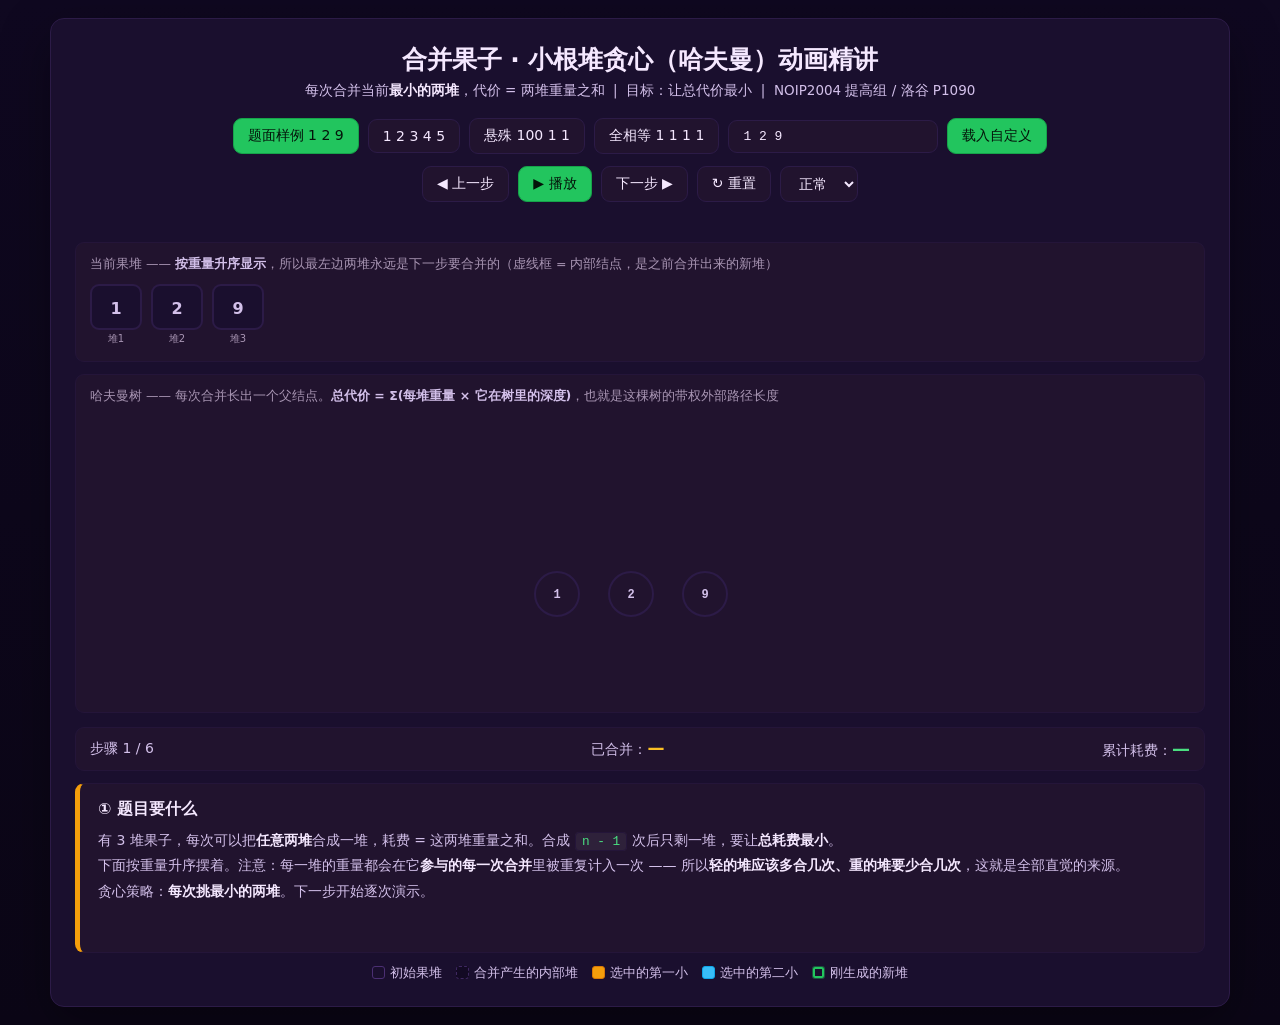
<file: problems/merge-fruit/animation.html>
<!DOCTYPE html>
<html lang="zh-CN">
<head>
<meta charset="UTF-8">
<title>合并果子 · 小根堆贪心（哈夫曼）动画精讲</title>
<style>
  :root {
    --bg: #0f0820; --bg-2: #130a24;
    --surface: #1a0f2e; --surface-2: #21132e;
    --line: #2c1b47; --line-soft: #241539;
    --fg: #f5e8ff; --fg-dim: #d3c0ea; --fg-mute: #a895b3;
    --cur: #f59e0b; --cur-soft: rgba(245,158,11,.16); --cur-line: rgba(245,158,11,.42);
    --ok: #22c55e; --ok-fg: #4ade80; --ok-soft: rgba(34,197,94,.14); --ok-line: rgba(34,197,94,.38);
    --info: #38bdf8; --info-fg: #7dd3fc; --info-soft: rgba(56,189,248,.16); --info-line: rgba(56,189,248,.45);
    --danger: #f87171;
    --ui: "IBM Plex Sans", "Segoe UI", "Microsoft YaHei", system-ui, sans-serif;
    --mono: "JetBrains Mono", "Cascadia Code", Consolas, "Courier New", monospace;
  }
  * { box-sizing: border-box; margin: 0; padding: 0; }
  body {
    font-family: var(--ui);
    font-variant-numeric: tabular-nums;
    background: linear-gradient(180deg, #0f0820 0%, #0b0616 100%);
    min-height: 100vh; padding: 18px; color: var(--fg);
  }
  .container {
    max-width: 1180px; margin: 0 auto; background: var(--surface);
    border: 1px solid var(--line);
    border-radius: 14px; box-shadow: 0 18px 50px rgba(0,0,0,0.35); padding: 24px;
  }
  h1 { text-align: center; color: var(--fg); font-size: 25px; margin-bottom: 6px; }
  .subtitle { text-align: center; color: var(--fg-dim); font-size: 13.5px; margin-bottom: 18px; }
  .subtitle b { color: var(--fg); }

  .controls { display:flex; gap:9px; justify-content:center; align-items:center; flex-wrap:wrap; margin-bottom:12px; }
  button, input, select {
    padding: 8px 14px; border-radius: 9px; border: 1px solid var(--line);
    background:var(--surface-2); color:var(--fg); font-size:14px; font-family: inherit;
    cursor:pointer; transition: all .18s;
  }
  button:hover { background:#241539; border-color:#3a2359; color:var(--fg); transform: translateY(-1px); }
  button.primary { background:var(--ok); color:#04140a; border-color:#16a34a; }
  button.primary:hover { background:#2ee06a; }
  input#seqInput { font-family: var(--mono); font-size: 13px; }
  .error { color:var(--danger); text-align:center; min-height:20px; margin-bottom:8px; font-size:14px; }

  /* ---------- 通用面板 ---------- */
  .panel { background:var(--surface-2); border:1px solid var(--line-soft); border-radius:9px;
           padding:12px 14px; margin-bottom:12px; }
  .panel-title { font-size:12.5px; color:var(--fg-mute); margin-bottom:10px; line-height:1.5; }
  .panel-title b { color:var(--fg-dim); }

  /* ---------- 果堆列表 ---------- */
  /* padding-bottom 给格子下方的角标留位置（角标是绝对定位、会溢出格子） */
  .piles { display:flex; gap:9px; flex-wrap:wrap; align-items:flex-end; min-height:62px; padding-bottom:19px; }
  .pile {
    position:relative; min-width:52px; padding:0 11px; height:46px; line-height:46px;
    border-radius:9px; text-align:center; font-weight:700; font-size:16px;
    background:var(--surface); border:2px solid var(--line); color:var(--fg-dim);
    transition: background .18s, border-color .18s, transform .18s;
  }
  /* ⚠️ 角标必须放在格子**下方居中**，不能压在数字上 ——
     原先写在 top:-9px;left:6px，正好和格子中央的大数字挤在一起，
     "堆1" 压着 "1"、"新2" 压着 "12"，Chrome 实拍一看就是糊的（node 断言测不到这一层）。 */
  .pile .badge {
    position:absolute; bottom:-16px; left:0; right:0; text-align:center;
    font-size:10px; line-height:1; color:var(--fg-mute); font-weight:400;
  }
  .pile.merged { background:var(--bg-2); border-color:var(--line-soft); border-style:dashed; color:var(--fg-mute); }
  /* 被选中的两堆：琥珀 / 蓝，两种对比色 */
  .pile.pickA { background:var(--cur); border-color:#d97706; color:#0f0820; transform:scale(1.08); }
  .pile.pickB { background:var(--info); border-color:#0ea5e9; color:#04140a; transform:scale(1.08); }
  /* 刚生成的新堆：绿内描边，不抢底色 */
  .pile.fresh { box-shadow: inset 0 0 0 3px var(--ok); border-color:var(--ok-line); }
  .empty-hint { color:var(--fg-mute); font-size:13px; }

  /* ---------- 哈夫曼树 ---------- */
  .treewrap { width:100%; overflow-x:auto; }
  svg#treeSvg { display:block; margin:0 auto; }
  .tnode { opacity:0; transition: opacity .3s; }
  .tnode.on { opacity:1; }
  .tnode circle { transition: fill .25s, stroke .25s; }
  .tnode text { font-family:var(--mono); font-size:12px; font-weight:700; }
  .tedge { opacity:0; transition: opacity .3s; }
  .tedge.on { opacity:1; }

  /* ---------- 状态条 ---------- */
  .statusbar { display:flex; justify-content:space-between; align-items:center; flex-wrap:wrap;
               padding:10px 14px; background:var(--surface-2); border:1px solid var(--line-soft);
               border-radius:9px; margin:14px 0 12px; font-size:14px; color:var(--fg-dim); }
  .cur-diff { font-weight:700; font-size:17px; color:#fbbf24; }
  .answer { font-weight:700; font-size:18px; color:var(--ok-fg); }

  .explain { background:var(--surface-2); border:1px solid var(--line-soft); border-left:5px solid var(--cur);
             border-radius:9px; padding:15px 18px; min-height:170px; }
  .explain-title { font-weight:700; color:var(--fg); margin-bottom:8px; font-size:15.5px; }
  .explain-body { line-height:1.85; font-size:14px; color:var(--fg-dim); }
  .explain-body b { color:var(--fg); }
  .explain-body .k { background:rgba(255,255,255,.06); border:1px solid var(--line-soft); padding:1px 6px;
                     border-radius:4px; color:var(--ok-fg); font-family:var(--mono); font-size:12.8px; }
  .explain-body .hl { color:#fbbf24; font-weight:700; }

  .legend { display:flex; gap:14px; justify-content:center; flex-wrap:wrap; margin-top:12px; font-size:12.5px; color:var(--fg-dim); }
  .legend i { display:inline-block; width:13px; height:13px; border-radius:3px; margin-right:5px; vertical-align:-2px; border:1.5px solid; }
</style>
</head>
<body>
<div class="container">
  <h1>合并果子 · 小根堆贪心（哈夫曼）动画精讲</h1>
  <p class="subtitle">每次合并当前<b>最小的两堆</b>，代价 = 两堆重量之和 &nbsp;|&nbsp; 目标：让总代价最小 &nbsp;|&nbsp; NOIP2004 提高组 / 洛谷 P1090</p>

  <div class="controls">
    <button class="primary" onclick="loadSample(1)">题面样例 1 2 9</button>
    <button onclick="loadSample(2)">1 2 3 4 5</button>
    <button onclick="loadSample(3)">悬殊 100 1 1</button>
    <button onclick="loadSample(4)">全相等 1 1 1 1</button>
    <input id="seqInput" type="text" value="1 2 9" style="width:210px;" placeholder="果堆重量，空格分隔">
    <button class="primary" onclick="loadCustom()">载入自定义</button>
  </div>
  <div class="controls">
    <button onclick="prevStep()">◀ 上一步</button>
    <button class="primary" onclick="togglePlay()" id="btnPlay">▶ 播放</button>
    <button onclick="nextStep()">下一步 ▶</button>
    <button onclick="reset()">↻ 重置</button>
    <select id="playSpeed" onchange="changeSpeed()">
      <option value="1600">慢速</option>
      <option value="900" selected>正常</option>
      <option value="350">快速</option>
    </select>
  </div>
  <div class="error" id="errorBox"></div>

  <div class="panel">
    <div class="panel-title">当前果堆 —— <b>按重量升序显示</b>，所以最左边两堆永远是下一步要合并的（虚线框 = 内部结点，是之前合并出来的新堆）</div>
    <div class="piles" id="pileRow"></div>
  </div>

  <div class="panel">
    <div class="panel-title">哈夫曼树 —— 每次合并长出一个父结点。<b>总代价 = Σ(每堆重量 × 它在树里的深度)</b>，也就是这棵树的带权外部路径长度</div>
    <div class="treewrap" id="treeWrap"></div>
  </div>

  <div class="statusbar">
    <span id="stepCounter">步骤 0 / 0</span>
    <span>已合并：<span class="cur-diff" id="mergeBox">—</span></span>
    <span>累计耗费：<span class="answer" id="costBox">—</span></span>
  </div>

  <div class="explain">
    <div class="explain-title" id="stepTitle">点上面任一「样例」按钮开始</div>
    <div class="explain-body" id="stepDetail">
      每次挑当前<b>最小的两堆</b>合并，耗费 = 两堆之和；重复 n−1 次只剩一堆。
      动画会把每一步的合并、新堆的归位、以及哈夫曼树的生长都画出来。
    </div>
  </div>

  <div class="legend">
    <span><i style="background:var(--surface);border-color:#4b2f73"></i>初始果堆</span>
    <span><i style="background:var(--bg-2);border-color:#3f2861;border-style:dashed"></i>合并产生的内部堆</span>
    <span><i style="background:var(--cur);border-color:#d97706"></i>选中的第一小</span>
    <span><i style="background:var(--info);border-color:#0ea5e9"></i>选中的第二小</span>
    <span><i style="background:var(--surface);border-color:var(--ok-line);box-shadow:inset 0 0 0 2px var(--ok)"></i>刚生成的新堆</span>
  </div>
</div>

<script>
/* ============ 状态 ============ */
var piles0 = [];            // 初始各堆重量（原始输入顺序）
var steps = [];             // 步骤序列
var stepIdx = 0;
var playing = false, timer = null, duration = 900;

var nodes = {};             // id -> {w, left, right}
var rootId = -1;            // 最终根结点（只有一堆时就是那个叶子）
var treeLayout = null;      // {pos:{}, count:n, maxDepth:d}
var svgReady = false;

/* ⚠️ 上限压在这里：n 大时哈夫曼树的 SVG 会宽到没法看，
   而且这一份动画的意义是"看清过程"，不是跑大数据。
   本机 JS 的 number 精确到 2^53，本题 n<=8、ai<=20000 时总和远不到上限。 */
var MAX_PILES = 8;
var MAX_VAL = 20000;

var SAMPLES = {
  1: [1, 2, 9],
  2: [1, 2, 3, 4, 5],
  3: [100, 1, 1],
  4: [1, 1, 1, 1]
};

/* ============ 小根堆（手写，与 merge_fruit.py 的 heapq 语义一致）============ */
/* 堆元素是 {w, id}：w 是重量，id 唯一。比较时 w 小的在前，w 相同比 id，
   这样"取哪两个"完全确定，动画重放才可重现（不依赖 sort 的稳定性）。 */
function lessOf(x, y) { return x.w < y.w || (x.w === y.w && x.id < y.id); }

function heapSiftDown(a, i, n) {
  for (;;) {
    var l = 2 * i + 1, r = l + 1, m = i, t;
    if (l < n && lessOf(a[l], a[m])) m = l;
    if (r < n && lessOf(a[r], a[m])) m = r;
    if (m === i) return;
    t = a[i]; a[i] = a[m]; a[m] = t;
    i = m;
  }
}

function heapSiftUp(a, i) {
  while (i > 0) {
    var p = (i - 1) >> 1, t;
    if (!lessOf(a[i], a[p])) return;
    t = a[p]; a[p] = a[i]; a[i] = t;
    i = p;
  }
}

/* ============ 计算：完整跑一遍贪心，把每步记下来 ============ */
function computeHuffman(piles) {
  var heap = [];
  var i;
  nodes = {};
  for (i = 0; i < piles.length; i++) {
    var leaf = { w: piles[i], left: -1, right: -1 };
    nodes[i] = leaf;
    heap.push({ w: piles[i], id: i });
  }

  var log = [];
  var total = 0;
  var nextId = piles.length;

  if (heap.length <= 1) {
    rootId = (piles.length === 1) ? 0 : -1;
    return { log: log, total: 0 };
  }

  /* 线性建堆 */
  for (i = (heap.length >> 1) - 1; i >= 0; i--) heapSiftDown(heap, i, heap.length);

  var hn = heap.length;
  while (hn > 1) {
    /* 弹出最小的两个 */
    var a = heap[0];
    heap[0] = heap[--hn]; heapSiftDown(heap, 0, hn);

    var b = heap[0];
    heap[0] = heap[--hn]; heapSiftDown(heap, 0, hn);

    var nw = a.w + b.w;
    nodes[nextId] = { w: nw, left: a.id, right: b.id };
    total += nw;

    heap[hn] = { w: nw, id: nextId };
    hn++;
    heapSiftUp(heap, hn - 1);

    /* 记录：这一步合并了谁、新堆是谁、累计耗费多少（totalBefore 给"选中"那一步用） */
    log.push({ aId: a.id, bId: b.id, aW: a.w, bW: b.w, newId: nextId, s: nw,
               total: total, totalBefore: total - nw });
    nextId++;
  }

  /* 堆里只剩一个元素，它就是根 */
  rootId = (hn === 1) ? heap[0].id : -1;
  return { log: log, total: total };
}

/* ============ 树布局：中序给叶子排 x，内部结点取两个孩子 x 的中点 ============ */
function computeLayout(layoutNodes, n) {
  var pos = {};
  var order = 0;

  function assign(id) {
    var nd = layoutNodes[id];
    if (nd.left < 0) { pos[id] = order++; return; }
    assign(nd.left);
    assign(nd.right);
    pos[id] = (pos[nd.left] + pos[nd.right]) / 2;
  }

  if (rootId >= 0) assign(rootId);

  /* 子树高度（叶子 = 0，内部结点 = 两个孩子里较高的那个 + 1）。
     ⚠️ 这里**绝不能**用「到最左叶子的步数」当深度：哈夫曼树是不平衡的
        （权重悬殊时能长成一条链），最左路径未必是最深的路径 ——
        那样算会让一部分结点的 y 变成负数、跟自己的孩子上下颠倒，
        画出来的连线方向就反了。用子树高度则父子高低天然成立，
        而且所有叶子都落在同一行（叶子是数据，对齐了更好看）。 */
  var h = {};
  if (rootId >= 0) {
    var st = [rootId], ord = [];
    while (st.length) {
      var id = st.pop();
      ord.push(id);
      var nd2 = layoutNodes[id];
      if (nd2.left >= 0) { st.push(nd2.left); st.push(nd2.right); }
    }
    /* 逆后序：孩子先算完再算父亲 */
    for (var i = ord.length - 1; i >= 0; i--) {
      var q = ord[i], m = layoutNodes[q];
      h[q] = (m.left < 0) ? 0 : (Math.max(h[m.left], h[m.right]) + 1);
    }
  }
  var maxH = (rootId >= 0) ? h[rootId] : 0;
  return { pos: pos, count: order, maxDepth: maxH, height: h };
}

/* ============ 步骤序列 ============ */
/* 每次合并拆成两步（pick -> merge），这是**专门为了画面自洽**：
   若一步到位，被选中的两堆在合并后立刻从列表里消失，屏幕上就只剩新堆，
   于是解说讲着「选中 1 与 2」、画面上却找不到 1 和 2 这两格（陷阱 28：
   文案与画面不同步）。拆开之后：
     pick  步  -> 两堆仍在场，分别涂成琥珀/蓝
     merge 步  -> 两堆消失，新堆以绿色描边出现
   每一步的画面都能自己说明自己。 */
function buildSteps(piles) {
  var s = [];
  s.push({ type: "intro" });
  var r = computeHuffman(piles);
  for (var k = 0; k < r.log.length; k++) {
    var e = r.log[k];
    s.push({ type: "pick", aId: e.aId, bId: e.bId, aW: e.aW, bW: e.bW, s: e.s,
             total: e.totalBefore, merges: k + 1, count: r.log.length });
    s.push({ type: "merge", aId: e.aId, bId: e.bId, aW: e.aW, bW: e.bW,
             newId: e.newId, s: e.s, total: e.total, merges: k + 1, count: r.log.length });
  }
  s.push({ type: "finished" });
  return s;
}

/* ============ 重放到第 k 步（纯函数，可任意跳转）============ */
function stateAt(k) {
  var alive = {};                     // id -> weight，当前还"存活"的堆
  var visible = {};                   // 树上已经露面的结点
  var i;
  for (i = 0; i < piles0.length; i++) { alive[i] = piles0[i]; visible[i] = true; }

  var total = 0, merges = 0;
  var lastA = -1, lastB = -1, lastNew = -1;

  for (var t = 0; t <= k && t < steps.length; t++) {
    var st = steps[t];
    if (st.type === "pick") {
      /* 只是"选中"：两堆还在场，高亮它们；把上一步的新堆绿框清掉 */
      lastA = st.aId; lastB = st.bId; lastNew = -1;
    } else if (st.type === "merge") {
      delete alive[st.aId];
      delete alive[st.bId];
      alive[st.newId] = st.s;
      visible[st.newId] = true;
      total = st.total;
      merges++;
      lastNew = st.newId;
    } else if (st.type === "finished") {
      /* 终态把高亮全部收掉：画面只剩最后那一堆 + 长成的整棵树，干净收尾 */
      lastA = -1; lastB = -1; lastNew = -1;
    }
  }
  return { cur: steps[Math.min(k, steps.length - 1)], alive: alive, visible: visible,
           total: total, merges: merges, lastA: lastA, lastB: lastB, lastNew: lastNew };
}

/* 当前存活的堆，按重量升序（同重按 id）—— 渲染成"最左边两个就是要合并的" */
function aliveSorted(alive) {
  var arr = [];
  for (var id in alive) arr.push({ id: parseInt(id, 10), w: alive[id] });
  arr.sort(function (x, y) { return x.w - y.w || x.id - y.id; });
  return arr;
}

/* ============ SVG 骨架：一次性建好全部结点，按步骤控制显隐 ============ */
function buildSvg() {
  var wrap = document.getElementById("treeWrap");
  wrap.innerHTML = "";
  if (piles0.length === 0) { svgReady = false; return; }

  var n = piles0.length;
  treeLayout = computeLayout(nodes, n);

  var leafGap = 74, levelH = 72, padX = 40, padY = 34, r = 22;
  var width = Math.max(treeLayout.count * leafGap + padX * 2, 320);
  var height = (treeLayout.maxDepth + 1) * levelH + padY * 2;

  var xmlns = "http://www.w3.org/2000/svg";
  var svg = document.createElementNS(xmlns, "svg");
  svg.setAttribute("id", "treeSvg");
  svg.setAttribute("viewBox", "0 0 " + width + " " + height);
  svg.setAttribute("width", width);
  svg.setAttribute("height", height);

  function xy(id) {
    var px = treeLayout.pos[id] * leafGap + padX + leafGap / 2;
    /* 越高（子树越深）的结点画得越靠上：叶子在最下面一行，根在最上面 */
    var py = (treeLayout.maxDepth - treeLayout.height[id]) * levelH + padY;
    return { x: px, y: py };
  }

  /* 先画所有边 */
  var order = [];
  for (var id in nodes) order.push(parseInt(id, 10));
  order.sort(function (a, b) { return a - b; });

  for (var q = 0; q < order.length; q++) {
    var nid = order[q];
    var nd = nodes[nid];
    if (nd.left < 0) continue;
    var pp = xy(nid), pl = xy(nd.left), pr = xy(nd.right);
    var mk = function (x1, y1, x2, y2) {
      var ln = document.createElementNS(xmlns, "line");
      ln.setAttribute("x1", x1); ln.setAttribute("y1", y1);
      ln.setAttribute("x2", x2); ln.setAttribute("y2", y2);
      ln.setAttribute("stroke", "#2c1b47");
      ln.setAttribute("stroke-width", "2");
      ln.setAttribute("class", "tedge");
      ln.setAttribute("data-node", String(nid));
      svg.appendChild(ln);
    };
    mk(pp.x, pp.y, pl.x, pl.y);
    mk(pp.x, pp.y, pr.x, pr.y);
  }

  /* 再画所有结点（后画=在上层，盖住连线） */
  for (var w = 0; w < order.length; w++) {
    var vid = order[w];
    var vp = xy(vid);
    var vnd = nodes[vid];
    var isLeaf = (vnd.left < 0);

    var g = document.createElementNS(xmlns, "g");
    g.setAttribute("class", "tnode");
    g.setAttribute("data-node", String(vid));

    var c = document.createElementNS(xmlns, "circle");
    c.setAttribute("cx", vp.x); c.setAttribute("cy", vp.y); c.setAttribute("r", r);
    c.setAttribute("fill", isLeaf ? "#21132e" : "#130a24");
    c.setAttribute("stroke", isLeaf ? "#2c1b47" : "#3a2359");
    c.setAttribute("stroke-width", "2");
    if (!isLeaf) c.setAttribute("stroke-dasharray", "5 3");
    g.appendChild(c);

    var tx = document.createElementNS(xmlns, "text");
    tx.setAttribute("x", vp.x); tx.setAttribute("y", vp.y + 4);
    tx.setAttribute("text-anchor", "middle");
    tx.setAttribute("fill", "#d3c0ea");
    tx.textContent = String(vnd.w);
    g.appendChild(tx);

    svg.appendChild(g);
  }

  wrap.appendChild(svg);
  svgReady = true;
}

/* 只改显隐，不重建 —— 重建会打断 CSS transition，而且丢掉"哪一步刚出现"的语义 */
function syncSvg(visible, lastNew, lastA, lastB) {
  if (!svgReady) return;
  var gs = document.querySelectorAll("#treeSvg .tnode");
  for (var i = 0; i < gs.length; i++) {
    var id = gs[i].getAttribute("data-node");
    var on = !!visible[id];
    if (on) gs[i].classList.add("on"); else gs[i].classList.remove("on");

    var c = gs[i].querySelector("circle");
    var isLeaf = (nodes[parseInt(id, 10)].left < 0);
    if (String(lastNew) === id && lastNew >= 0) {
      c.setAttribute("stroke", "#22c55e"); c.setAttribute("stroke-width", "3");
      c.setAttribute("stroke-dasharray", "");
      c.setAttribute("fill", "rgba(34,197,94,.14)");
    } else if (String(lastA) === id || String(lastB) === id) {
      c.setAttribute("stroke", String(lastA) === id ? "#f59e0b" : "#38bdf8");
      c.setAttribute("stroke-width", "3");
      c.setAttribute("stroke-dasharray", "");
      c.setAttribute("fill", "rgba(245,158,11,.16)");
    } else {
      c.setAttribute("stroke", isLeaf ? "#2c1b47" : "#3a2359");
      c.setAttribute("stroke-width", "2");
      c.setAttribute("stroke-dasharray", isLeaf ? "" : "5 3");
      c.setAttribute("fill", isLeaf ? "#21132e" : "#130a24");
    }
  }

  var es = document.querySelectorAll("#treeSvg .tedge");
  for (var j = 0; j < es.length; j++) {
    var en = es[j].getAttribute("data-node");
    if (visible[en]) es[j].classList.add("on"); else es[j].classList.remove("on");
  }
}

/* ============ 渲染 ============ */
function render() {
  var st = stateAt(stepIdx);
  var arr = aliveSorted(st.alive);

  /* --- 果堆列表 --- */
  var box = document.getElementById("pileRow");
  box.innerHTML = "";
  if (arr.length === 0) {
    var h = document.createElement("span");
    h.className = "empty-hint";
    h.textContent = "（没有果堆）";
    box.appendChild(h);
  }
  for (var i = 0; i < arr.length; i++) {
    var it = arr[i];
    var d = document.createElement("div");
    d.className = "pile";
    /* 类名要能叠加：新堆的绿描边不该被选中色顶掉，反之亦然 */
    if (it.id >= piles0.length) d.className += " merged";
    if (it.id === st.lastA) d.className += " pickA";
    else if (it.id === st.lastB) d.className += " pickB";
    if (it.id === st.lastNew) d.className += " fresh";
    d.setAttribute("data-id", String(it.id));

    var b = document.createElement("span");
    b.className = "badge";
    b.textContent = (it.id < piles0.length) ? ("堆" + (it.id + 1)) : ("新" + (it.id - piles0.length + 1));
    d.appendChild(b);
    d.appendChild(document.createTextNode(String(it.w)));
    box.appendChild(d);
  }

  /* --- 树 --- */
  syncSvg(st.visible, st.lastNew, st.lastA, st.lastB);

  /* --- 状态条 --- */
  document.getElementById("stepCounter").textContent =
    "步骤 " + Math.min(stepIdx + 1, steps.length) + " / " + steps.length;
  var mb = "—";
  if (st.cur.type === "pick") mb = "选中 " + st.cur.aW + " 与 " + st.cur.bW;
  else if (st.cur.type === "merge") mb = st.cur.aW + " + " + st.cur.bW + " = " + st.cur.s;
  document.getElementById("mergeBox").textContent = mb;
  /* 终态一定要给出数字，哪怕是 0 —— n=1 时 merges 还是 0，
     按"merges>0 才显示"会让人在最后一步看到「累计耗费：—」，
     而解说正说着「耗费为 0」，状态条与解说自相矛盾。 */
  document.getElementById("costBox").textContent =
    (st.cur.type === "finished" || st.merges > 0) ? st.total : "—";

  updateExplain();
}

/* ============ 解说 ============ */
function updateExplain() {
  var st = stateAt(stepIdx);
  var cur = st.cur;
  var T = document.getElementById("stepTitle");
  var D = document.getElementById("stepDetail");
  var n = piles0.length;
  var k = function (s) { return '<span class="k">' + s + '</span>'; };

  if (cur.type === "intro") {
    T.textContent = "① 题目要什么";
    D.innerHTML =
      "有 " + n + " 堆果子，每次可以把<b>任意两堆</b>合成一堆，耗费 = 这两堆重量之和。" +
      "合成 " + k("n - 1") + " 次后只剩一堆，要让<b>总耗费最小</b>。<br>" +
      "下面按重量升序摆着。注意：每一堆的重量都会在它<b>参与的每一次合并</b>里被重复计入一次 —— " +
      "所以<b>轻的堆应该多合几次、重的堆要少合几次</b>，这就是全部直觉的来源。<br>" +
      "贪心策略：<b>每次挑最小的两堆</b>。下一步开始逐次演示。";
  } else if (cur.type === "pick") {
    T.textContent = "② 第 " + cur.merges + " 次合并：挑出最小的 " + cur.aW + " 与 " + cur.bW;
    D.innerHTML =
      "当前最小的是 " + k(cur.aW + "（琥珀）") + " 与 " + k(cur.bW + "（蓝）") + "。" +
      "为什么要挑最小的两个？因为<b>越早被合并的堆，在哈夫曼树里越深</b>，" +
      "它的重量会被重复计入越多次 —— 只有轻的堆才经得起这种重复。<br>" +
      "这一步只是<b>选中</b>：两堆还站在场上（就是被涂色的那两格）。下一步它们才会合二为一。";
  } else if (cur.type === "merge") {
    T.textContent = "③ 第 " + cur.merges + " 次合并：" + cur.aW + " + " + cur.bW + " = " + cur.s;
    D.innerHTML =
      "两堆合成 " + k(cur.s) + "，耗费 " + k(String(cur.s)) + " 记入总账，" +
      "果堆数变成 <b>" + (n - cur.merges) + "</b> 个。<br>" +
      "累计耗费 = <b>" + cur.total + "</b>。<br>" +
      "新堆带着绿框放回候选池 —— 它可能马上又被选走。在哈夫曼树里，" +
      "这一步长出了一个<b>父结点</b>：重量正是两个子结点之和，" +
      "而它离根还有多远，就决定它还要被计入多少次。<br>" +
      "列表按重量升序排，新堆会自动滑到它该在的位置，所以最左边两堆<b>永远</b>是下一步要合并的。";
  } else if (cur.type === "finished") {
    if (n <= 1) {
      T.textContent = "④ 只有一堆，不用合并";
      D.innerHTML = "一共就 " + n + " 堆，合并不需要发生，耗费为 <b>0</b>。";
      return;
    }
    T.textContent = "④ 结束：最小总耗费 = " + st.total;
    var sumW = 0;
    for (var i = 0; i < n; i++) sumW += piles0[i];
    D.innerHTML =
      "只剩一堆了，重量是 <b>" + sumW + "</b>（等于各堆之和，必然如此）。<br>" +
      "一共合并了 " + k("n - 1 = " + (n - 1)) + " 次，最小总耗费 = <b>" + st.total + "</b>。<br><br>" +
      "<b>为什么「每次都取最小两个」是对的？</b><br>" +
      "把过程画成二叉树：每堆果子的重量会乘上「它在树里的深度」被计入总耗费。" +
      "深度越大 = 被重复计入的次数越多，所以<b>越轻的堆越该待在深处</b>。<br>" +
      "反过来假设最优方案里，最深的两个叶子不是最小的两堆 —— 把它们对调，" +
      "更轻的换到更深的位置，总代价只会<b>变小或不变</b>，矛盾。" +
      "所以「最深的那两个必然是最轻的两堆」，贪心合并它们一定安全（这就是哈夫曼树的交换论证）。<br><br>" +
      "<b>复杂度：</b>小根堆每次取最小是 " + k("O(log n)") + "，共取 " + k("n - 1") +
      " 次 → " + k("O(n log n)") + "，n = 10000 时毫秒级。";
  }
}

/* ============ 控制 ============ */
function setError(msg) { document.getElementById("errorBox").textContent = msg || ""; }

function loadSample(which) {
  var p = SAMPLES[which];
  if (!p) return;
  piles0 = p.slice();
  document.getElementById("seqInput").value = piles0.join(" ");
  load();
}

/* 自定义输入：空格或逗号分隔的一串正整数 */
function loadCustom() {
  var raw = document.getElementById("seqInput").value.trim();
  var parts = raw.split(/[\s,]+/).filter(function (t) { return t.length; });
  if (parts.length === 0) { setError("请先输入果堆重量，例如 1 2 9"); return; }
  if (parts.length > MAX_PILES) {
    setError("果堆太多（" + parts.length + " 堆），为了看得清请控制在 " + MAX_PILES + " 堆以内");
    return;
  }
  var a = [], bad = null;
  for (var i = 0; i < parts.length; i++) {
    if (!/^\d+$/.test(parts[i])) { bad = i + 1; break; }
    var v = parseInt(parts[i], 10);
    if (v < 1 || v > MAX_VAL) { bad = -(i + 1); break; }
    a.push(v);
  }
  if (bad !== null) {
    if (bad < 0) setError("第 " + (-bad) + " 堆不在 1 ~ " + MAX_VAL + " 范围内（题目要求 1 <= ai <= 20000）");
    else setError("第 " + bad + " 个不是正整数");
    return;
  }
  piles0 = a;
  load();
}

function load() {
  steps = buildSteps(piles0);
  stepIdx = 0;
  stopPlay();
  setError("");
  buildSvg();            /* 树结构先建好（全部结点），再靠显隐控制出现到哪一步 */
  render();
}

function reset() { if (steps.length) { stepIdx = 0; stopPlay(); render(); } }
function nextStep() {
  if (!steps.length) return;
  /* 播放中点「下一步」先把自动播放停掉 —— 否则挂起的那个 setTimeout 到点后
     还会再推一格，用户点一下却前进了两格（独立审计读到、已实测的 UX 瑕疵）。 */
  stopPlay();
  if (stepIdx < steps.length - 1) { stepIdx++; render(); }
}
function prevStep() {
  if (!steps.length) return;
  if (stepIdx > 0) { stepIdx--; stopPlay(); render(); }
}
function togglePlay() {
  if (!steps.length) return;
  if (playing) stopPlay();
  else {
    if (stepIdx >= steps.length - 1) stepIdx = 0;
    playing = true;
    document.getElementById("btnPlay").textContent = "⏸ 暂停";
    tick();
  }
}
function tick() {
  if (!playing) return;
  render();
  if (stepIdx >= steps.length - 1) { stopPlay(); return; }
  timer = setTimeout(function () { stepIdx++; tick(); }, duration);
}
function stopPlay() {
  playing = false;
  if (timer) { clearTimeout(timer); timer = null; }
  document.getElementById("btnPlay").textContent = "▶ 播放";
}
function changeSpeed() { duration = parseInt(document.getElementById("playSpeed").value, 10); }

loadSample(1);
</script>
</body>
</html>
</file>
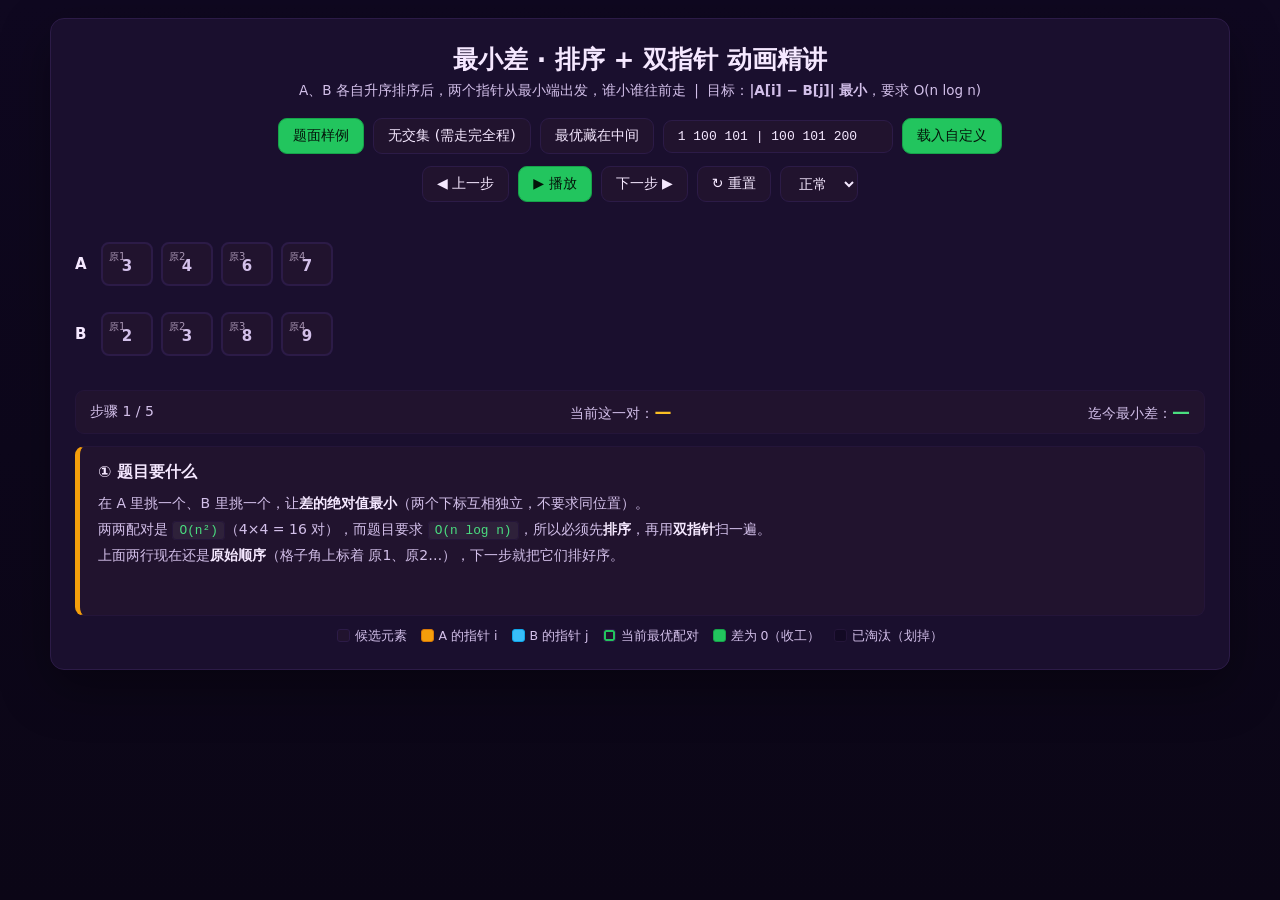
<file: problems/min-diff/animation.html>
<!DOCTYPE html>
<html lang="zh-CN">
<head>
<meta charset="UTF-8">
<title>最小差 · 排序 + 双指针 动画精讲</title>
<style>
  :root {
    --bg: #0f0820; --bg-2: #130a24;
    --surface: #1a0f2e; --surface-2: #21132e;
    --line: #2c1b47; --line-soft: #241539;
    --fg: #f5e8ff; --fg-dim: #d3c0ea; --fg-mute: #a895b3;
    --cur: #f59e0b; --cur-soft: rgba(245,158,11,.16); --cur-line: rgba(245,158,11,.42);
    --ok: #22c55e; --ok-fg: #4ade80; --ok-soft: rgba(34,197,94,.14); --ok-line: rgba(34,197,94,.38);
    --info: #38bdf8; --info-fg: #7dd3fc; --info-soft: rgba(56,189,248,.16); --info-line: rgba(56,189,248,.45);
    --danger: #f87171;
    --ui: "IBM Plex Sans", "Segoe UI", "Microsoft YaHei", system-ui, sans-serif;
    --mono: "JetBrains Mono", "Cascadia Code", Consolas, "Courier New", monospace;
  }
  * { box-sizing: border-box; margin: 0; padding: 0; }
  body {
    font-family: var(--ui);
    font-variant-numeric: tabular-nums;
    background: linear-gradient(180deg, #0f0820 0%, #0b0616 100%);
    min-height: 100vh; padding: 18px; color: var(--fg);
  }
  .container {
    max-width: 1180px; margin: 0 auto; background: var(--surface);
    border: 1px solid var(--line);
    border-radius: 14px; box-shadow: 0 18px 50px rgba(0,0,0,0.35); padding: 24px;
  }
  h1 { text-align: center; color: var(--fg); font-size: 25px; margin-bottom: 6px; }
  .subtitle { text-align: center; color: var(--fg-dim); font-size: 13.5px; margin-bottom: 18px; }

  .controls { display:flex; gap:9px; justify-content:center; align-items:center; flex-wrap:wrap; margin-bottom:12px; }
  button, input, select {
    padding: 8px 14px; border-radius: 9px; border: 1px solid var(--line);
    background:var(--surface-2); color:var(--fg); font-size:14px; font-family: inherit;
    cursor:pointer; transition: all .18s;
  }
  button:hover { background:#241539; border-color:#3a2359; color:var(--fg); transform: translateY(-1px); }
  button.primary { background:var(--ok); color:#04140a; border-color:#16a34a; }
  button.primary:hover { background:#2ee06a; }
  input#seqInput { font-family: var(--mono); font-size: 13px; }
  .error { color:var(--danger); text-align:center; min-height:20px; margin-bottom:8px; font-size:14px; }

  /* ---------- 两条数组 ---------- */
  .rowwrap { margin: 6px 0 4px; }
  .rowlbl { display:inline-block; width:26px; font-weight:700; color:var(--fg); font-size:15px; }
  /* row-gap 22px（列间距仍是 8px）：给折行时下方那行的箭头留出垂直空间。
     ⚠️ 少了它，换行后上一行的箭头会**压在下一行的格子上**（实测窄窗 658px 时
     箭头被下一行普通格完全盖住 —— 这点由 Chrome 的 elementsFromPoint 实拍确认）。 */
  .row { display:inline-flex; gap:22px 8px; flex-wrap:wrap; vertical-align:middle; }
  .cell {
    position: relative; min-width:52px; width:auto; padding:0 10px; height:44px; line-height:44px;
    border-radius:8px; text-align:center; font-weight:700; font-size:15px;
    background:var(--surface-2); border:2px solid var(--line); color:var(--fg-dim);
  }
  .cell .idx { position:absolute; top:-9px; left:6px; font-size:10px; color:var(--fg-mute); font-weight:400; }
  .cell.dim    { background:var(--bg-2); border-color:var(--line-soft); color:var(--fg-mute); text-decoration:line-through; }
  /* 指针：A 琥珀、B 蓝 —— 两种对比色，谁都没被谁吃掉 */
  .cell.cur    { background:var(--cur); border-color:#d97706; color:#0f0820; transform:scale(1.06); }
  .cell.curB   { background:var(--info); border-color:#0ea5e9; color:#04140a; transform:scale(1.06); }
  /* 指针格抬到下一行格子之上：箭头是它的 ::after，若被后一行盖住就看不见了
     （z-index 与 row-gap 是**双保险** —— 行距已让箭头不压人，这条保证极端窄窗下仍可见）。 */
  .cell.cur, .cell.curB { z-index:5; }
  /* 当前最优配对：绿色内描边，**不抢底色**，可与 cur/curB/dim 叠加 */
  .cell.ring   { box-shadow: inset 0 0 0 3px var(--ok); }
  /* 差为 0（收工）：整格变绿（写在 .cur 之后，靠更高的特异度压过指针底色） */
  .cell.hit, .cell.cur.hit, .cell.curB.hit { background:var(--ok); border-color:#16a34a; color:#04140a; }
  /* 指针箭头 i▲/j▲：做成**指针格子自己的 ::after**（.cell 本来就是 position:relative），
     对齐由盒模型天然保证 —— 任何索引、任何窗口宽度都对得上。
     ⚠️ 早先它是一条独立的行，每个槽写死 26px，而格子每槽 >= 52+20+4+8 = 84px：
     索引一大就累积漂移，箭头会落到别的格子下面（Chrome 实拍量到：格子中心
     141 / 250 / 360，箭头中心 103 / 137 / 171 —— 箭头 2 已经跑到格子 0 下面了）。
     做成 ::after 后这类漂移**结构上不可能再发生**，不必再用 JS 逐格同步宽度。 */
  .cell.cur::after, .cell.curB::after {
    position:absolute; left:50%; bottom:-19px; transform:translateX(-50%);
    font-size:13px; line-height:1; font-weight:700; white-space:nowrap;
  }
  .cell.cur::after  { content:"i▲"; color:var(--cur); }
  .cell.curB::after { content:"j▲"; color:var(--info); }
  /* 箭头行只剩"占位"，撑出箭头所需的高度；内容由 ::after 画 */
  .ptrow { height:20px; }

  /* ---------- 状态条 ---------- */
  .statusbar { display:flex; justify-content:space-between; align-items:center; flex-wrap:wrap;
               padding:10px 14px; background:var(--surface-2); border:1px solid var(--line-soft);
               border-radius:9px;
               margin:14px 0 12px; font-size:14px; color:var(--fg-dim); }
  .cur-diff { font-weight:700; font-size:17px; color:#fbbf24; }
  .answer { font-weight:700; font-size:18px; color:var(--ok-fg); }

  .explain { background:var(--surface-2); border:1px solid var(--line-soft); border-left:5px solid var(--cur); border-radius:9px; padding:15px 18px; min-height:170px; }
  .explain-title { font-weight:700; color:var(--fg); margin-bottom:8px; font-size:15.5px; }
  .explain-body { line-height:1.85; font-size:14px; color:var(--fg-dim); }
  .explain-body b { color:var(--fg); }
  .explain-body .k { background:rgba(255,255,255,.06); border:1px solid var(--line-soft); padding:1px 6px; border-radius:4px; color:var(--ok-fg); font-family:var(--mono); font-size:12.8px; }
  .explain-body .hl { color:#fbbf24; font-weight:700; }

  .legend { display:flex; gap:14px; justify-content:center; flex-wrap:wrap; margin-top:12px; font-size:12.5px; color:var(--fg-dim); }
  .legend i { display:inline-block; width:13px; height:13px; border-radius:3px; margin-right:5px; vertical-align:-2px; border:1.5px solid; }
</style>
</head>
<body>
<div class="container">
  <h1>最小差 · 排序 + 双指针 动画精讲</h1>
  <p class="subtitle">A、B 各自升序排序后，两个指针从最小端出发，谁小谁往前走 &nbsp;|&nbsp; 目标：<b>|A[i] − B[j]| 最小</b>，要求 O(n log n)</p>

  <div class="controls">
    <button class="primary" onclick="loadSample(1)">题面样例</button>
    <button onclick="loadSample(2)">无交集 (需走完全程)</button>
    <button onclick="loadSample(3)">最优藏在中间</button>
    <input id="seqInput" type="text" value="1 100 101 | 100 101 200" style="width:230px;" placeholder="A 的元素 | B 的元素">
    <button class="primary" onclick="loadCustom()">载入自定义</button>
  </div>
  <div class="controls">
    <button onclick="prevStep()">◀ 上一步</button>
    <button class="primary" onclick="togglePlay()" id="btnPlay">▶ 播放</button>
    <button onclick="nextStep()">下一步 ▶</button>
    <button onclick="reset()">↻ 重置</button>
    <select id="playSpeed" onchange="changeSpeed()">
      <option value="1600">慢速</option>
      <option value="900" selected>正常</option>
      <option value="350">快速</option>
    </select>
  </div>
  <div class="error" id="errorBox"></div>

  <div class="rowwrap">
    <div id="rowA"></div>
    <div class="ptrow"></div>
  </div>
  <div class="rowwrap">
    <div id="rowB"></div>
    <div class="ptrow"></div>
  </div>

  <div class="statusbar">
    <span id="stepCounter">步骤 0 / 0</span>
    <span>当前这一对：<span class="cur-diff" id="curBox">—</span></span>
    <span>迄今最小差：<span class="answer" id="answerBox">—</span></span>
  </div>

  <div class="explain">
    <div class="explain-title" id="stepTitle">点上面任一「样例」按钮开始</div>
    <div class="explain-body" id="stepDetail">
      在 A 里挑一个、B 里挑一个，让两者<strong>差的绝对值</strong>最小。
      朴素做法是两两配对（O(n²)），本动画演示的是 <strong>排序 + 双指针</strong> 的 O(n log n) 做法。
    </div>
  </div>

  <div class="legend">
    <span><i style="background:var(--surface-2);border-color:var(--line)"></i>候选元素</span>
    <span><i style="background:var(--cur);border-color:#d97706"></i>A 的指针 i</span>
    <span><i style="background:var(--info);border-color:#0ea5e9"></i>B 的指针 j</span>
    <span><i style="background:var(--surface-2);border-color:var(--line);box-shadow:inset 0 0 0 2px var(--ok)"></i>当前最优配对</span>
    <span><i style="background:var(--ok);border-color:#16a34a"></i>差为 0（收工）</span>
    <span><i style="background:var(--bg-2);border-color:var(--line-soft)"></i>已淘汰（划掉）</span>
  </div>
</div>

<script>
/* ============ 状态 ============ */
var A0 = [], B0 = [];       // 原始顺序
var A = [], B = [];         // 排序后（算法就在这上面跑）
var steps = [];
var stepIdx = 0;
var playing = false, timer = null, duration = 900;

var SAMPLES = {
  1: { A: [3, 4, 6, 7],          B: [2, 3, 8, 9] },
  2: { A: [10, 20, 30],          B: [1, 2, 3] },
  3: { A: [7, 7, 7, 7],          B: [3, 9, 12, 15] }
};

function absOf(x) { return x < 0 ? -x : x; }

/* ============ 双指针全过程（回溯/重放都靠它）============ */
function runTwoPointer(A, B) {
  var i = 0, j = 0, best = -1, bestPair = null;
  var log = [];
  while (i < A.length && j < B.length) {
    var d = A[i] - B[j];
    var diff = absOf(d);
    var improved = (best < 0 || diff < best);
    if (improved) { best = diff; bestPair = [i, j]; }
    log.push({ i: i, j: j, d: d, diff: diff, improved: improved, zero: (diff === 0) });
    if (diff === 0) break;
    if (d < 0) i++; else j++;
  }
  return { best: best, bestPair: bestPair, log: log };
}

/* ============ 步骤序列 ============ */
function buildSteps(A, B) {
  var s = [];
  s.push({ type: "intro" });
  s.push({ type: "sort" });
  var r = runTwoPointer(A, B);
  for (var k = 0; k < r.log.length; k++) {
    var e = r.log[k];
    s.push({ type: "cmp", i: e.i, j: e.j, d: e.d, diff: e.diff,
             improved: e.improved, zero: e.zero });
  }
  s.push({ type: "finished" });
  return s;
}

/* 每一步的指针位置（重放得出，不用增量副作用）
   ⚠️ 循环边界必须是 `t < k`（**不含当前步**），这样指针正好停在"正在比较的那两格"上：
      解说讲的是"比 A[i] 与 B[j]…然后把某一方往前推一格"，推进的效果要等到**下一步**才显现。
      写成 `t <= k` 就会让指针比讲解先跳一格（A 里值全相同时看不出来，值一不同就穿帮）。
      这条由 verify_min_diff_animation.js 的"指针格子 == 正在比较的格子"断言守着，
      并且用变异测试确认过：把边界改回 `t <= k`，它立刻报错。 */
function pointersAt(k) {
  var i = 0, j = 0;
  for (var t = 0; t < k; t++) {                 /* k <= steps.length-1，无需再判上界 */
    var st = steps[t];
    if (st.type === "cmp") {
      i = st.i; j = st.j;
      if (st.zero) break;                       /* 差为 0 就收工，指针不再动 */
      if (st.d < 0) { i = st.i + 1; } else { j = st.j + 1; }
    }
  }
  return { i: i, j: j };
}

/* ============ 重放到第 k 步（纯函数，可任意跳转）============ */
function stateAt(k) {
  var cur = steps[Math.min(k, steps.length - 1)];
  var best = -1, bestPair = null;
  var sortedRevealed = false;

  for (var t = 0; t <= k && t < steps.length; t++) {
    var st = steps[t];
    if (st.type === "sort") sortedRevealed = true;
    if (st.type === "cmp") {
      if (st.improved) { best = st.diff; bestPair = [st.i, st.j]; }
    }
  }

  var p = pointersAt(k);
  return { cur: cur, best: best, bestPair: bestPair, pi: p.i, pj: p.j,
           sorted: sortedRevealed };
}

/* ============ 渲染 ============ */
function render() {
  var st = stateAt(stepIdx);

  drawRow("rowA", A0, A, st, "A");
  drawRow("rowB", B0, B, st, "B");

  document.getElementById("stepCounter").textContent =
    "步骤 " + Math.min(stepIdx + 1, steps.length) + " / " + steps.length;
  document.getElementById("curBox").textContent =
    (st.cur.type === "cmp" ? ("|" + A[st.cur.i] + " − " + B[st.cur.j] + "| = " + st.cur.diff) : "—");
  document.getElementById("answerBox").textContent = (st.best < 0 ? "—" : st.best);
  updateExplain();
}

function drawRow(rowId, orig, sorted, st, which) {
  var box = document.getElementById(rowId);
  var arr = st.sorted ? sorted : orig;

  /* 复用判据：显式比较"格子数 + 排序是否已揭示"两个维度。
     ⚠️ 别拿 box.childNodes.length 去比 arr.length —— childNodes 只含
        「行标签 + 行容器」共 2 个，格子数再变它也恒为 2，n=2 时还会假相等。 */
  var mode = st.sorted ? "s" : "o";
  if (box._cells === undefined || box._mode !== mode || box._cells.length !== arr.length) {
    box.innerHTML = "";
    var lbl = document.createElement("span");
    lbl.className = "rowlbl";
    lbl.textContent = which;
    box.appendChild(lbl);
    var row = document.createElement("span");
    row.className = "row";
    var cells = [];
    for (var k = 0; k < arr.length; k++) {
      var c = document.createElement("span");
      c.className = "cell";
      var idx = document.createElement("span");
      idx.className = "idx";
      c.appendChild(idx);
      c.appendChild(document.createTextNode(""));
      row.appendChild(c);
      cells.push(c);
    }
    box.appendChild(row);
    box._cells = cells;             /* 直接持有引用，渲染时逐个改，不重建 */
    box._mode = mode;
  }

  var cells2 = box._cells;
  for (var c3 = 0; c3 < cells2.length; c3++) {
    var cell = cells2[c3];
    cell.childNodes[0].textContent = (st.sorted ? ("[" + (c3 + 1) + "]") : ("原" + (c3 + 1)));
    cell.childNodes[1].nodeValue = String(arr[c3]);

    /* 类名要能**叠加**：指针底色 + 最优配对的绿色描边可以同时出现。
       ⚠️ 不能像早先那样用 best/hit 直接覆盖 cur —— 当正在比较的那一格
          恰好也是当前最优配对时，指针的底色会被顶掉，读图的人就看不出
          "这一刻在比哪两格"了（本轮 Chrome 实拍 + 断言一起抓到的）。 */
    var cls = "";
    if (st.sorted) {
      var pos = which === "A" ? st.pi : st.pj;
      if (c3 < pos) cls = "dim";                       /* 指针扫过的：已淘汰 */
      if (c3 === pos) cls = (which === "A" ? "cur" : "curB");
      if (st.bestPair) {
        var bp = (which === "A" ? st.bestPair[0] : st.bestPair[1]);
        if (c3 === bp) {
          if (st.best === 0) {
            /* 差为 0：这两格必然就是正在比较的两格，直接整格变绿 */
            cls = (cls ? cls + " " : "") + "hit";
          } else {
            /* 只是"当前最优"：加一圈金边，不抢指针的底色 */
            cls = (cls ? cls + " " : "") + "ring";
          }
        }
      }
    }
    cell.className = "cell" + (cls ? " " + cls : "");
  }

  /* 指针箭头**不在这里画**：改由 CSS 的 .cell.cur::after / .cell.curB::after 承担，
     跟着格子走，对齐由盒模型保证（详见样式表里那段说明）。
     早先是"每个格子对应一个定宽 26px 的槽"独立成行 —— 槽宽与格子宽不一致，
     索引一大就累积漂移，箭头会落到别的格子下面（Chrome 实拍抓到过）。 */
}

/* ============ 解说 ============ */
function updateExplain() {
  var st = stateAt(stepIdx);
  var cur = st.cur;
  var T = document.getElementById("stepTitle");
  var D = document.getElementById("stepDetail");
  var n = A.length;
  var k = function (s) { return '<span class="k">' + s + '</span>'; };

  if (cur.type === "intro") {
    T.textContent = "① 题目要什么";
    D.innerHTML =
      "在 A 里挑一个、B 里挑一个，让<b>差的绝对值最小</b>（两个下标互相独立，不要求同位置）。<br>" +
      "两两配对是 " + k("O(n²)") + "（" + n + "×" + n + " = " + (n * n) + " 对），" +
      "而题目要求 " + k("O(n log n)") + "，所以必须先<b>排序</b>，再用<b>双指针</b>扫一遍。<br>" +
      "上面两行现在还是<b>原始顺序</b>（格子角上标着 原1、原2…），下一步就把它们排好序。";
  } else if (cur.type === "sort") {
    T.textContent = "② 先各自升序排序";
    D.innerHTML =
      "A、B 各自排成升序（格子角上换成排序后的位次 [1]、[2]…）。排序本身是 " + k("O(n log n)") + "。<br>" +
      "排好序之后有个关键性质：<b>沿数组往前走，值单调不减</b> —— 双指针就是靠这一点，敢「大胆丢弃」元素。<br>" +
      "两个指针从最小的那一端出发：" + k("i = 1") + "（A 的第一个）、" + k("j = 1") + "（B 的第一个）。";
  } else if (cur.type === "cmp") {
    var av = A[cur.i], bv = B[cur.j];
    /* 哪一方"偏小"、下一步推谁的指针。
       ⚠️ 方向别写反：d = A[i] − B[j]，所以 d < 0 时**偏小的是 A**，被推掉的是 i（见 runTwoPointer）。
       这里原先写成 `cur.d < 0 ? "B" : "A"`，把方向说反了 ——
       而且在任何 d≠0 的比较步上恒为实际推进方的反面（样例2 三步全反）。
       断言见 verify_min_diff_animation.js 的「5e：正文里的偏小方/推的指针必须与真实推进方向一致」。 */
    var small = cur.d < 0 ? "A" : "B";
    /* 比较的序号 = 到目前为止出现过多少个 cmp 步。
       ⚠️ 不能直接用 stepIdx —— 它还把 intro、sort 两步算在内，会整整差 2。 */
    var cmpNo = 0;
    for (var t = 0; t <= stepIdx && t < steps.length; t++) {
      if (steps[t].type === "cmp") cmpNo++;
    }
    T.textContent = "③ 第 " + cmpNo + " 次比较：|" + av + " − " + bv + "| = " + cur.diff;
    if (cur.zero) {
      D.innerHTML =
        "比到了 " + k("A[" + (cur.i + 1) + "] = " + av) + " 与 " + k("B[" + (cur.j + 1) + "] = " + bv) +
        "，差是 <b>0</b>！<br>差的绝对值不可能小于 0，所以<b>这已经是最优解，可以立刻收工</b>——" +
        "后面的比较都是多余的。";
    } else {
      D.innerHTML =
        "比 " + k("A[" + (cur.i + 1) + "] = " + av) + " 与 " + k("B[" + (cur.j + 1) + "] = " + bv) +
        "，差 = " + k("|" + av + " − " + bv + "| = " + cur.diff) + "。" +
        (cur.improved ? "<b>刷新了迄今最小差</b>（绿色描边标出这一对）。" : "没有比 " + st.best + " 更小。") + "<br>" +
        "接下来要丢弃一个：这里 <b>" + small + "</b> 的那一方偏小，所以<b>它已经没机会了</b> ——<br>" +
        "&nbsp;&nbsp;因为对方是升序的，往后每个元素只会<b>更大</b>，" +
        "拿它们去配这个小的元素，差只会<b>越来越大</b>。<br>" +
        "所以把 " + k(small + " 的指针") + " 往前推一格（那格元素被划掉淘汰）。";
    }
  } else if (cur.type === "finished") {
    /* A、B 长度都 >= 1（loadCustom 拦了空输入），所以 bestPair 必然存在，不做兜底分支 */
    var chosen = "A 的第 " + (st.bestPair[0] + 1) + " 个 (" + A[st.bestPair[0]] + ") 与 B 的第 "
               + (st.bestPair[1] + 1) + " 个 (" + B[st.bestPair[1]] + ")";
    /* ⚠️ 标题也必须更新：漏写的话终态会一直挂着上一步的"③ 第 N 次比较"，
       正文讲"扫描结束"、标题还在讲比较，自相矛盾（Chrome 实拍才发现的）。 */
    T.textContent = "④ 扫描结束：最小差 = " + st.best;
    D.innerHTML =
      "扫描结束，最小差 = <b>" + st.best + "</b>，来自 " + chosen + "。<br><br>" +
      "<b>为什么敢丢弃、却不会漏掉最优解？</b><br>" +
      "假设真正最优的一对是 " + k("(A[p], B[q])") + "。只要两个指针还没越过 p、q，" +
      "每步都只推进「偏小」的那一方 —— 那正是朝 p、q 靠近的方向；" +
      "而当某一方先到达目标位置，另一方仍会继续前进，直到与它<b>相遇并被比较一次</b>。<br>" +
      "所以最优解一定会被「撞上」，一次都不漏。<br><br>" +
      "<b>复杂度：</b>排序 " + k("O(n log n)") + " + 双指针最多走 " + k("2n") + " 步 = " +
      k("O(n log n)") + "，满足题目要求（朴素两两配对是 O(n²)）。";
  }
}

/* ============ 控制 ============ */
function setError(msg) { document.getElementById("errorBox").textContent = msg || ""; }

function loadSample(which) {
  var s = SAMPLES[which];
  A0 = s.A.slice(); B0 = s.B.slice();
  load();
}

/* 自定义输入：格式 "A 的元素 | B 的元素"，空格/逗号分隔 */
function loadCustom() {
  var raw = document.getElementById("seqInput").value.trim();
  var parts = raw.split("|");
  if (parts.length !== 2) {
    setError("格式不对：请写成「A 的元素 | B 的元素」，中间用一个竖线隔开");
    return;
  }
  var split = function (s) {
    return s.trim().split(/[\s,]+/).filter(function (t) { return t.length; });
  };
  var xs = split(parts[0]), ys = split(parts[1]);
  if (xs.length === 0 || ys.length === 0) { setError("两边都不能为空"); return; }
  if (xs.length !== ys.length) {
    setError("A 有 " + xs.length + " 个，B 有 " + ys.length + " 个，两边个数必须一样（题目要求两个数组等长）");
    return;
  }
  if (xs.length > 10) { setError("元素太多（" + xs.length + " 个），为了看得清请控制在 10 个以内"); return; }
  var a = [], b = [], bad = null;
  for (var i = 0; i < xs.length; i++) {
    if (!/^-?\d+$/.test(xs[i]) || !/^-?\d+$/.test(ys[i])) { bad = i + 1; break; }
    a.push(parseInt(xs[i], 10));
    b.push(parseInt(ys[i], 10));
  }
  if (bad !== null) { setError("第 " + bad + " 组不是整数"); return; }
  /* 量级闸门：JS 的 number 只能精确表示到 2^53，再大 parseInt 就开始失真，
     动画算出来的数就跟题目语义不是一回事了。教学用途限在 ±10^9 足够。 */
  var LIM = 1e9;
  for (var q = 0; q < a.length; q++) {
    if (Math.abs(a[q]) > LIM || Math.abs(b[q]) > LIM) {
      setError("第 " + (q + 1) + " 组数值超过 ±10^9，动画里只看教学规模的小数据");
      return;
    }
  }
  A0 = a; B0 = b;
  load();
}

function load() {
  A = A0.slice().sort(function (x, y) { return x - y; });
  B = B0.slice().sort(function (x, y) { return x - y; });
  steps = buildSteps(A, B);
  stepIdx = 0;
  stopPlay();
  setError("");
  render();
}

function reset() { if (steps.length) { stepIdx = 0; stopPlay(); render(); } }
function nextStep() {
  if (!steps.length) return;
  if (stepIdx < steps.length - 1) { stepIdx++; render(); } else stopPlay();
}
function prevStep() {
  if (!steps.length) return;
  if (stepIdx > 0) { stepIdx--; stopPlay(); render(); }
}
function togglePlay() {
  if (!steps.length) return;
  if (playing) stopPlay();
  else {
    if (stepIdx >= steps.length - 1) stepIdx = 0;
    playing = true;
    document.getElementById("btnPlay").textContent = "⏸ 暂停";
    tick();
  }
}
function tick() {
  if (!playing) return;
  render();
  if (stepIdx >= steps.length - 1) { stopPlay(); return; }
  timer = setTimeout(function () { stepIdx++; tick(); }, duration);
}
function stopPlay() {
  playing = false;
  if (timer) { clearTimeout(timer); timer = null; }
  document.getElementById("btnPlay").textContent = "▶ 播放";
}
function changeSpeed() { duration = parseInt(document.getElementById("playSpeed").value, 10); }

loadSample(1);
</script>
</body>
</html>
</file>
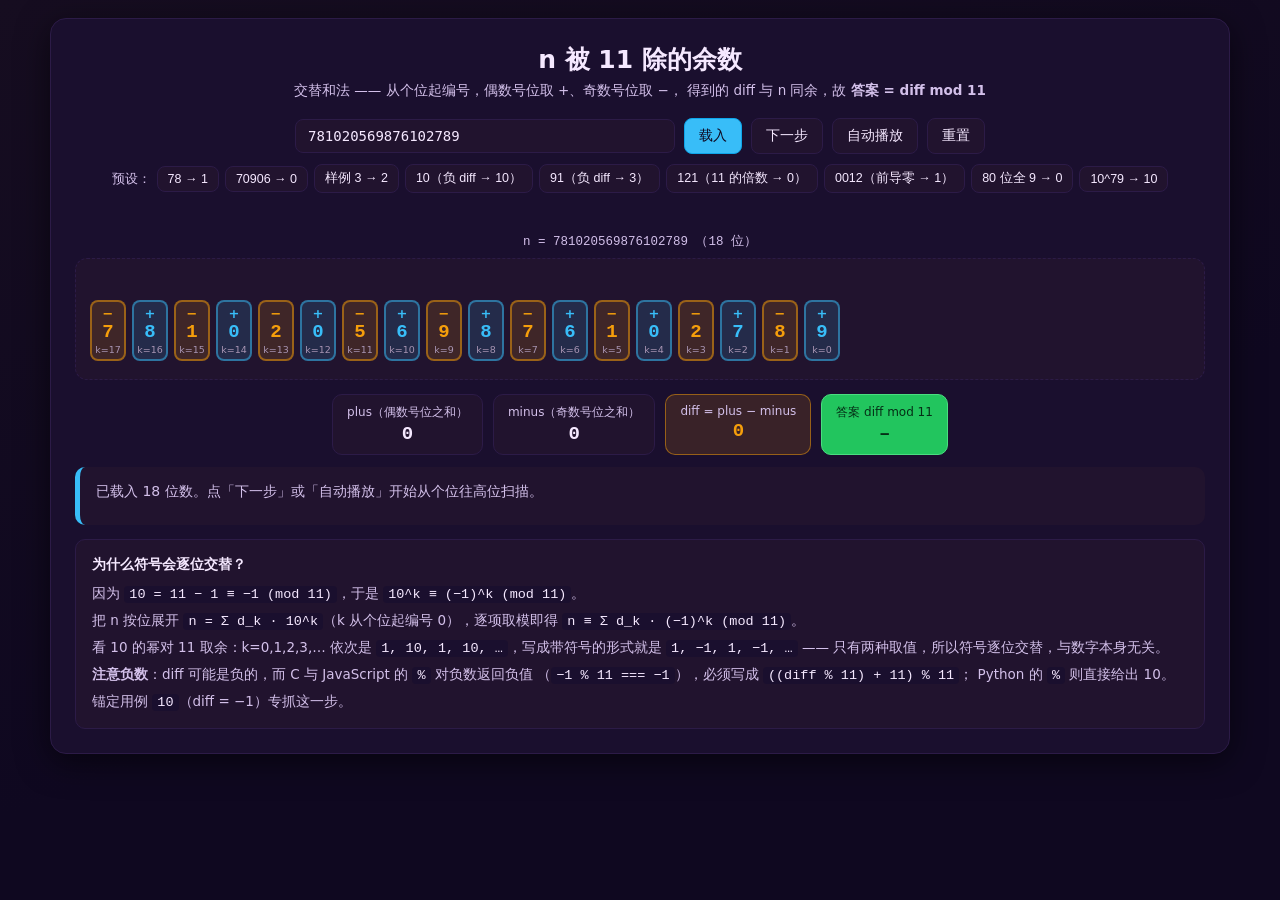
<file: problems/mod11/animation.html>
<!DOCTYPE html>
<html lang="zh-CN">
<head>
<meta charset="UTF-8">
<title>n 被 11 除的余数 · 动画精讲</title>
<style>
  * { box-sizing: border-box; margin: 0; padding: 0; }
  body {
    font-family: "IBM Plex Sans", "Segoe UI", "Microsoft YaHei", system-ui, sans-serif;
    background: linear-gradient(160deg, #160d20 0%, #0f0820 60%);
    min-height: 100vh; padding: 18px; color: #f5e8ff;
  }
  .container {
    max-width: 1180px; margin: 0 auto; background: #1a0f2e;
    border: 1px solid #2c1b47;
    border-radius: 16px; box-shadow: 0 8px 32px rgba(0,0,0,0.55); padding: 24px;
  }
  h1 { text-align: center; color: #f5e8ff; font-size: 25px; margin-bottom: 6px; }
  .subtitle { text-align: center; color: #d3c0ea; font-size: 13.5px; margin-bottom: 18px; }

  .controls { display:flex; gap:9px; justify-content:center; align-items:center;
              flex-wrap:wrap; margin-bottom:10px; }
  input#inp {
    width: 380px; max-width: 60vw; padding: 8px 12px; border-radius: 8px;
    border: 1px solid #2c1b47; font-size: 14px;
    font-family:"JetBrains Mono", "Cascadia Code", Consolas, monospace;
    color: #f5e8ff; background: #21132e;
  }
  input#inp:focus { outline: none; border-color: #38bdf8;
                    box-shadow: 0 0 0 3px rgba(56,189,248,.22); }
  button {
    padding: 8px 14px; border-radius: 8px; border: 1px solid #2c1b47;
    background:#21132e; color:#f5e8ff; font-size:14px; cursor:pointer; transition: all .18s;
  }
  button:hover { background:#241539; color:#f5e8ff; transform: translateY(-1px); }
  button.primary { background:#38bdf8; color:#0f0820; border-color:#0ea5e9; }
  button.primary:hover { background:#7dd3fc; }
  button:disabled { opacity:.45; cursor:not-allowed; transform:none; }
  button.mini { padding: 5px 10px; font-size: 12.5px; }

  .presets { text-align:center; margin-bottom:12px; font-size:13px; color:#d3c0ea;
             display:flex; gap:6px; justify-content:center; flex-wrap:wrap; align-items:center; }
  .error { color:#f87171; text-align:center; min-height:20px; margin-bottom:8px; font-size:14px; }

  /* ---------- 数字卡片舞台 ---------- */
  .stagewrap { border: 1px dashed #2c1b47; border-radius: 12px;
               background: #21132e; padding: 8px; margin-bottom: 14px; }
  .stage { position: relative; display: flex; gap: 6px; padding: 10px 6px;
           overflow-x: auto; overflow-y: hidden; min-height: 104px; align-items: flex-end; }
  .card {
    flex: 0 0 auto; width: 36px; border-radius: 8px; text-align: center;
    border: 2px solid #2c1b47; background: #150c26; color: #a895b3;
    padding: 4px 0 3px; transition: transform .18s, background .18s, border-color .18s;
  }
  .card .sign { font-size: 13px; font-weight: 700; line-height: 15px; }
  .card .digit { font-size: 19px; font-weight: 700; line-height: 23px;
                 font-family:"JetBrains Mono", "Cascadia Code", Consolas, "Courier New", monospace; }
  .card .k { font-size: 9.5px; color: #a895b3; line-height: 12px; }

  .card.cplus  { background:rgba(56,189,248,.14); border-color:rgba(56,189,248,.5); color:#38bdf8; }
  .card.cminus { background:rgba(245,158,11,.14); border-color:rgba(245,158,11,.5); color:#f59e0b; }
  .card.done   { opacity: .82; }
  .card.cur { transform: translateY(-9px) scale(1.14); opacity:1;
              box-shadow: 0 0 0 3px rgba(245,158,11,.55), 0 8px 18px rgba(0,0,0,.6); }
  /* 「正在扫的那一位」统一用琥珀实心（深色字）；未扫到的 cplus/cminus 只是琥珀/蓝的淡淡底纹，
     实心 vs 底纹一眼就能分开，不会跟"已经扫过的 − 位"看混。 */
  .card.cur.cplus  { background:#f59e0b; border-color:#fbbf24; color:#0f0820; }
  .card.cur.cminus { background:#f59e0b; border-color:#fbbf24; color:#0f0820; }
  .card.cur .k { color: #0f0820; }

  /* ---------- 累加面板 ---------- */
  .panel { display:flex; gap:10px; justify-content:center; flex-wrap:wrap; margin-bottom:12px; }
  .stat { min-width: 118px; padding: 9px 14px; border-radius: 10px;
          background:#21132e; border:1px solid #2c1b47; text-align:center; }
  .stat .lbl { display:block; font-size:12px; color:#d3c0ea; margin-bottom:2px; }
  .stat .val { font-size:19px; font-weight:700; color:#f5e8ff;
               font-family:"JetBrains Mono", "Cascadia Code", Consolas, "Courier New", monospace; }
  .stat.hi { background:rgba(245,158,11,.14); border-color:rgba(245,158,11,.5); }
  .stat.hi .val { color:#f59e0b; }
  .stat.ans { background:#22c55e; border-color:#4ade80; }
  .stat.ans .lbl, .stat.ans .val { color:#052e16; }

  /* ---------- 解说 ---------- */
  .narr { padding: 13px 16px; border-radius: 10px; background: #21132e;
          border-left: 5px solid #38bdf8; font-size: 14px; line-height: 1.65;
          color: #d3c0ea; min-height: 58px; margin-bottom: 14px; }
  .narr .hl { background:rgba(245,158,11,.18); color:#f59e0b;
              padding: 0 4px; border-radius: 3px; font-weight:700; }

  /* ---------- 公式 ---------- */
  .formula { background:#21132e; border:1px solid #2c1b47; border-radius:10px;
             padding:12px 16px; font-size:13.5px; line-height:1.85; color:#d3c0ea; }
  .formula code { font-family:"JetBrains Mono", "Cascadia Code", Consolas, "Courier New", monospace;
                  background:#1a0f2e;
                  padding:1px 5px; border-radius:4px; color:#f5e8ff; }
  .formula .ttl { font-weight:700; color:#f5e8ff; margin-bottom:4px; }

  .progress { text-align:center; font-size:12.5px; color:#d3c0ea; margin-bottom:8px;
              font-family:"JetBrains Mono", "Cascadia Code", Consolas, "Courier New", monospace; }
</style>
</head>
<body>
<div class="container">
  <h1>n 被 11 除的余数</h1>
  <p class="subtitle">
    交替和法 —— 从个位起编号，偶数号位取 +、奇数号位取 −，
    得到的 diff 与 n 同余，故 <b>答案 = diff mod 11</b>
  </p>

  <div class="controls">
    <input id="inp" type="text" value="781020569876102789" maxlength="90"
           placeholder="输入一个十进制正整数（最多 80 位）">
    <button id="btnLoad" class="primary">载入</button>
    <button id="btnNext">下一步</button>
    <button id="btnAuto">自动播放</button>
    <button id="btnReset">重置</button>
  </div>

  <div class="presets">
    <span>预设：</span>
    <button class="mini" data-n="78">78 → 1</button>
    <button class="mini" data-n="70906">70906 → 0</button>
    <button class="mini" data-n="781020569876102789">样例 3 → 2</button>
    <button class="mini" data-n="10">10（负 diff → 10）</button>
    <button class="mini" data-n="91">91（负 diff → 3）</button>
    <button class="mini" data-n="121">121（11 的倍数 → 0）</button>
    <button class="mini" data-n="0012">0012（前导零 → 1）</button>
    <button class="mini" data-gen="9" data-len="80">80 位全 9 → 0</button>
    <button class="mini" data-gen="1" data-len="80">10^79 → 10</button>
  </div>

  <div class="error" id="err"></div>
  <div class="progress" id="prog"></div>

  <div class="stagewrap">
    <div class="stage" id="stage"></div>
  </div>

  <div class="panel">
    <div class="stat"><span class="lbl">plus（偶数号位之和）</span>
      <span class="val" id="vPlus">0</span></div>
    <div class="stat"><span class="lbl">minus（奇数号位之和）</span>
      <span class="val" id="vMinus">0</span></div>
    <div class="stat hi"><span class="lbl">diff = plus − minus</span>
      <span class="val" id="vDiff">0</span></div>
    <div class="stat ans"><span class="lbl">答案 diff mod 11</span>
      <span class="val" id="vRem">–</span></div>
  </div>

  <div class="narr" id="narr">
    点「下一步」开始逐位扫描，也可以直接按「自动播放」。
    卡片上方标着该位取 + 还是 −，扫描时下方三个累计值会实时更新。
  </div>

  <div class="formula">
    <div class="ttl">为什么符号会逐位交替？</div>
    <div>
      因为 <code>10 = 11 − 1 ≡ −1 (mod 11)</code>，于是
      <code>10^k ≡ (−1)^k (mod 11)</code>。<br>
      把 n 按位展开 <code>n = Σ d_k · 10^k</code>（k 从个位起编号 0），逐项取模即得
      <code>n ≡ Σ d_k · (−1)^k (mod 11)</code>。<br>
      看 10 的幂对 11 取余：k=0,1,2,3,… 依次是
      <code>1, 10, 1, 10, …</code>，写成带符号的形式就是 <code>1, −1, 1, −1, …</code> ——
      只有两种取值，所以符号逐位交替，与数字本身无关。<br>
      <b>注意负数</b>：diff 可能是负的，而 C 与 JavaScript 的 <code>%</code> 对负数返回负值
      （<code>−1 % 11 === −1</code>），必须写成 <code>((diff % 11) + 11) % 11</code>；
      Python 的 <code>%</code> 则直接给出 10。锚定用例 <code>10</code>（diff = −1）专抓这一步。
    </div>
  </div>
</div>

<script>
'use strict';

/* ==================================================================
 * 纯逻辑部分 —— 不碰 DOM，可用 node 抽出后直接实跑断言
 * ================================================================== */

/* n 是否为纯十进制数字串（允许前导零） */
function isValidUint(s) {
  if (!s || s.length === 0) return false;
  for (var i = 0; i < s.length; i++) {
    var c = s.charAt(i);
    if (c < '0' || c > '9') return false;
  }
  return true;
}

/* 位数名称：前几个用中文习惯叫法，再长就报编号 */
function posName(k) {
  var small = ['个位', '十位', '百位', '千位'];
  if (k < small.length) return small[k];
  return '从个位起第 ' + (k + 1) + ' 位';
}

/* 一句话解说某一位在做什么 */
function describeStep(dg, plus, minus, diff, total) {
  var role = (dg.sign > 0) ? '取 +' : '取 −';
  return '第 ' + (dg.index + 1) + ' / ' + total + ' 步：' + posName(dg.k) +
         '（k = ' + dg.k + '）的数字是 ' + dg.d + '，' + role +
         '。plus = ' + plus + '，minus = ' + minus + '，diff = plus − minus = ' + diff + '。';
}

/* 核心：把 n 拆成逐位步骤序列 */
function computeSteps(s) {
  var n = s.length;
  var digits = [];          /* digits[0] 是个位，digits[n-1] 是最高位 */
  for (var k = 0; k < n; k++) {
    var d = s.charCodeAt(n - 1 - k) - 48;
    var sign = (k % 2 === 0) ? 1 : -1;
    digits.push({ k: k, d: d, sign: sign, contrib: sign * d });
  }

  var plus = 0, minus = 0;
  var steps = [];
  for (var i = 0; i < n; i++) {
    var dg = digits[i];
    if (dg.sign > 0) { plus += dg.d; } else { minus += dg.d; }
    var diffSoFar = plus - minus;
    steps.push({
      index: i,
      k: dg.k,
      d: dg.d,
      sign: dg.sign,
      contrib: dg.contrib,
      plus: plus,
      minus: minus,
      diff: diffSoFar,
      text: describeStep({ index: i, k: dg.k, d: dg.d, sign: dg.sign },
                         plus, minus, diffSoFar, n)
    });
  }

  var diff = plus - minus;
  /* JS 的 % 对负数返回负值（与 C 相同），必须补正 */
  var rem = ((diff % 11) + 11) % 11;

  return {
    n: n, digits: digits, plus: plus, minus: minus,
    diff: diff, rem: rem, steps: steps
  };
}

/* ==================================================================
 * 渲染 / 交互部分 —— 只在浏览器里跑（node 下 document 未定义，会跳过）
 * ================================================================== */

var state = { res: null, cursor: 0, timer: null, cardByK: {} };

function clearTimer() {
  if (state.timer !== null) {
    clearInterval(state.timer);
    state.timer = null;
  }
  /* 定时器一停，按钮文字必须跟着回到「自动播放」。
     否则 reset() / loadNumber() 之后按钮还写着「暂停」，和实际状态不符。 */
  var btn = document.getElementById('btnAuto');
  if (btn) { btn.textContent = '自动播放'; }
}

function setError(msg) {
  document.getElementById('err').textContent = msg;
}

/* 载入失败时把上一个数的动画彻底清掉 —— 否则错误提示旁边还留着旧结果，
   用户能在报错状态下继续步进上一个数，很容易看串。 */
function clearStage() {
  document.getElementById('stage').innerHTML = '';
  state.cardByK = {};
  state.res = null;
  state.cursor = 0;
  showPanel({ plus: 0, minus: 0, diff: 0, rem: null });
  document.getElementById('prog').textContent = '';
  document.getElementById('narr').textContent = '输入无效，已清空演示。';
  document.getElementById('btnNext').disabled = true;
}

function buildStage(res) {
  var stage = document.getElementById('stage');
  stage.innerHTML = '';
  state.cardByK = {};

  /* 按数字原本的顺序显示：最高位在左、个位在右 */
  for (var i = res.digits.length - 1; i >= 0; i--) {
    var dg = res.digits[i];
    var card = document.createElement('div');
    card.className = 'card ' + (dg.sign > 0 ? 'cplus' : 'cminus');

    var sgn = document.createElement('div');
    sgn.className = 'sign';
    sgn.textContent = (dg.sign > 0 ? '+' : '−');   /* U+2212 真减号 */

    var dig = document.createElement('div');
    dig.className = 'digit';
    dig.textContent = String(dg.d);

    var kk = document.createElement('div');
    kk.className = 'k';
    kk.textContent = 'k=' + dg.k;

    card.appendChild(sgn);
    card.appendChild(dig);
    card.appendChild(kk);
    stage.appendChild(card);
    state.cardByK[dg.k] = card;
  }
}

function scrollToCard(el) {
  var stage = document.getElementById('stage');
  var target = el.offsetLeft - stage.clientWidth / 2 + el.offsetWidth / 2;
  stage.scrollLeft = Math.max(0, target);
}

function showPanel(vals) {
  document.getElementById('vPlus').textContent = String(vals.plus);
  document.getElementById('vMinus').textContent = String(vals.minus);
  document.getElementById('vDiff').textContent = String(vals.diff);
  document.getElementById('vRem').textContent = (vals.rem === null ? '–' : String(vals.rem));
}

function loadNumber(raw) {
  clearTimer();

  var s = raw.replace(/\s+/g, '');
  if (!isValidUint(s)) {
    setError('请输入一个只含数字 0-9 的正整数。');
    clearStage();
    return false;
  }
  if (s.length > 80) {
    setError('题面保证 n 最长 80 位，这里最多演示 80 位。');
    clearStage();
    return false;
  }
  setError('');

  var res = computeSteps(s);
  state.res = res;
  state.cursor = 0;
  buildStage(res);
  showPanel({ plus: 0, minus: 0, diff: 0, rem: null });
  document.getElementById('prog').textContent =
    'n = ' + s + '   （' + res.n + ' 位）';
  document.getElementById('narr').textContent =
    '已载入 ' + res.n + ' 位数。点「下一步」或「自动播放」开始从个位往高位扫描。';
  document.getElementById('btnNext').disabled = (res.n === 0);
  return true;
}

function stepOnce() {
  if (!state.res) return false;
  if (state.cursor >= state.res.steps.length) return false;

  var step = state.res.steps[state.cursor];
  for (var k in state.cardByK) {
    state.cardByK[k].className =
      state.cardByK[k].className.replace(/\s*cur/g, '');
  }
  var card = state.cardByK[step.k];
  card.className = card.className + ' cur done';
  scrollToCard(card);

  showPanel({ plus: step.plus, minus: step.minus, diff: step.diff, rem: null });
  document.getElementById('narr').textContent = step.text;

  state.cursor++;
  if (state.cursor >= state.res.steps.length) {
    finish();
    return false;
  }
  return true;
}

function finish() {
  var res = state.res;
  showPanel({ plus: res.plus, minus: res.minus, diff: res.diff, rem: res.rem });
  for (var k in state.cardByK) {
    state.cardByK[k].className =
      state.cardByK[k].className.replace(/\s*cur/g, '') + ' done';
  }

  var txt = '扫描完毕：plus = ' + res.plus + '，minus = ' + res.minus +
            '，diff = plus − minus = ' + res.diff + '。' +
            'diff mod 11 = ' + res.rem + '，所以 n 被 11 除的余数是 ' + res.rem + '。';
  if (res.diff < 0) {
    txt += '　注意 diff 是负数：C 与 JavaScript 里 ' + res.diff +
           ' % 11 会得到 ' + (res.diff % 11) + '，必须再 +11 补正才是 ' +
           res.rem + ' —— 这是本题最容易漏的一步，锚定用例 10 / 91 专抓它。';
  }
  document.getElementById('narr').textContent = txt;
  document.getElementById('btnNext').disabled = true;
}

function reset() {
  clearTimer();
  if (!state.res) return;
  state.cursor = 0;
  for (var k in state.cardByK) {
    state.cardByK[k].className =
      state.cardByK[k].className.replace(/\s*(cur|done)/g, '');
  }
  showPanel({ plus: 0, minus: 0, diff: 0, rem: null });
  document.getElementById('narr').textContent =
    '已重置。点「下一步」重新从个位开始扫描。';
  document.getElementById('btnNext').disabled = false;
  document.getElementById('stage').scrollLeft = 0;
}

function toggleAuto() {
  var btn = document.getElementById('btnAuto');
  if (state.timer !== null) {
    clearTimer();                    /* clearTimer 内部已把按钮文字复位 */
    return;
  }
  if (!state.res) return;
  if (state.cursor >= state.res.steps.length) reset();
  btn.textContent = '暂停';
  state.timer = setInterval(function () {
    if (!stepOnce()) {
      clearTimer();
      document.getElementById('btnAuto').textContent = '自动播放';
    }
  }, 620);
  stepOnce();
}

function init() {
  document.getElementById('btnLoad').addEventListener('click', function () {
    loadNumber(document.getElementById('inp').value);
  });
  document.getElementById('btnNext').addEventListener('click', function () {
    clearTimer();
    document.getElementById('btnAuto').textContent = '自动播放';
    stepOnce();
  });
  document.getElementById('btnAuto').addEventListener('click', toggleAuto);
  document.getElementById('btnReset').addEventListener('click', reset);
  document.getElementById('inp').addEventListener('keydown', function (ev) {
    if (ev.key === 'Enter') loadNumber(document.getElementById('inp').value);
  });
  document.getElementById('inp').addEventListener('input', function () {
    setError('');
  });

  var btns = document.querySelectorAll('.presets button');
  for (var i = 0; i < btns.length; i++) {
    btns[i].addEventListener('click', function () {
      var n = this.getAttribute('data-n');
      if (n === null) {
        var gen = this.getAttribute('data-gen');
        var len = parseInt(this.getAttribute('data-len'), 10);
        n = (gen === '1') ? ('1' + new Array(len).join('0'))
                          : new Array(len + 1).join('9');
      }
      document.getElementById('inp').value = n;
      loadNumber(n);
    });
  }

  loadNumber(document.getElementById('inp').value);
}

if (typeof document !== 'undefined') {
  if (document.readyState === 'loading') {
    document.addEventListener('DOMContentLoaded', init);
  } else {
    init();
  }
}
</script>
</body>
</html>
</file>
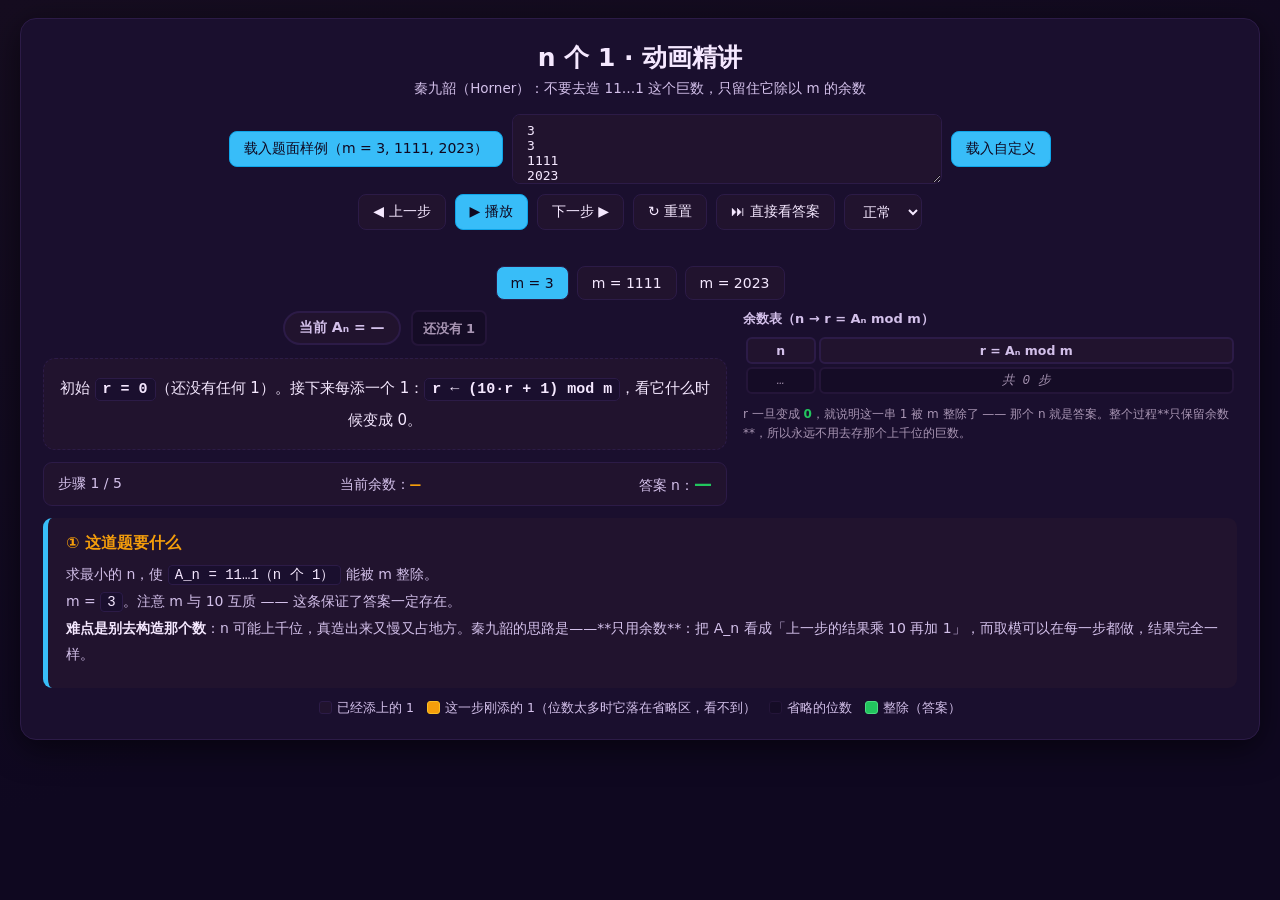
<file: problems/repunit/animation.html>
<!DOCTYPE html>
<html lang="zh-CN">
<head>
<meta charset="UTF-8">
<title>n 个 1 · 动画精讲</title>
<style>
  * { box-sizing: border-box; margin: 0; padding: 0; }
  body {
    font-family: "IBM Plex Sans", "Segoe UI", "Microsoft YaHei", system-ui, sans-serif;
    background: linear-gradient(160deg, #160d20 0%, #0f0820 60%);
    min-height: 100vh; padding: 18px; color: #f5e8ff;
  }
  .container {
    max-width: 1240px; margin: 0 auto; background: #1a0f2e;
    border: 1px solid #2c1b47;
    border-radius: 16px; box-shadow: 0 8px 32px rgba(0,0,0,0.55); padding: 22px;
  }
  h1 { text-align: center; font-size: 25px; margin-bottom: 6px; }
  .subtitle { text-align: center; color: #d3c0ea; font-size: 13.5px; margin-bottom: 16px; }

  .controls { display:flex; gap:9px; justify-content:center; align-items:center; flex-wrap:wrap; margin-bottom:10px; }
  button, input, select, textarea {
    padding: 8px 14px; border-radius: 8px; border: 1px solid #2c1b47;
    background:#21132e; color:#f5e8ff; font-size:14px; cursor:pointer; transition: all .18s;
    font-family: inherit;
  }
  button:hover { background:#241539; color:#f5e8ff; transform: translateY(-1px); }
  button.primary { background:#38bdf8; color:#0f0820; border-color:#0ea5e9; }
  button.primary:hover { background:#7dd3fc; }
  textarea { width: 430px; height: 70px; cursor: text; font-family:"JetBrains Mono", "Cascadia Code", Consolas, monospace; font-size: 13px; }
  .error { color:#f87171; text-align:center; min-height:20px; margin-bottom:6px; font-size:13.5px; }
  .picks { display:flex; gap:8px; justify-content:center; flex-wrap:wrap; margin-bottom:10px; }
  .picks button.on { background:#38bdf8; color:#0f0820; }

  /* ---------- 数字条（11...1） ---------- */
  .stripwrap { display:flex; align-items:center; gap:10px; justify-content:center;
               flex-wrap:wrap; margin-bottom:12px; }
  .digits { display:flex; gap:4px; flex-wrap:wrap; justify-content:center; }
  .digit { width:30px; height:36px; line-height:34px; text-align:center; font-weight:700;
           font-size:15px; border-radius:7px; background:#21132e;
           border:2px solid #2c1b47; color:#f5e8ff; transition: all .18s; }
  .digit.new { background:#f59e0b; border-color:#fbbf24; color:#0f0820; transform:scale(1.12); }
  .digit.more { background:#150c26; border-color:#241539; color:#a895b3; font-size:13px;
                width:auto; padding:0 10px; }
  .badge { background:#21132e; border:2px solid #2c1b47; border-radius:999px;
           padding:6px 14px; font-weight:700; color:#d3c0ea; font-size:14px; }

  /* ---------- 公式卡 ---------- */
  .formula { text-align:center; background:#21132e; border:1px dashed #2c1b47;
             border-radius:12px; padding:14px; margin-bottom:12px; font-size:15px; line-height:2; }
  .formula .k { font-family:"JetBrains Mono", "Cascadia Code", Consolas, "Courier New", monospace;
                background:#1a0f2e; border:1px solid #2c1b47;
                border-radius:5px; padding:2px 7px; color:#f5e8ff; font-weight:700; }
  .formula .zero { color:#22c55e; font-weight:700; }
  .formula .big { font-size:19px; }

  .main { display:flex; gap:16px; align-items:flex-start; flex-wrap:wrap; }
  .left { flex: 1 1 520px; min-width: 380px; }
  .right { flex: 1 1 330px; min-width: 300px; }

  table.rem { border-collapse: separate; border-spacing: 3px; width:100%; }
  table.rem th { background:#21132e; color:#d3c0ea; border:2px solid #2c1b47;
                 font-size:12.5px; padding:4px 2px; border-radius:6px; }
  table.rem td { background:#150c26; border:2px solid #241539; color:#d3c0ea;
                 font-size:12.5px; text-align:center; padding:3px 2px; border-radius:6px;
                 font-family:"JetBrains Mono", "Cascadia Code", Consolas, "Courier New", monospace; }
  table.rem tr.cur td { background:#f59e0b; border-color:#fbbf24; color:#0f0820; font-weight:700; }
  table.rem tr.hit td { background:#22c55e; border-color:#4ade80; color:#052e16; font-weight:700; }
  table.rem tr.gap td { background:#150c26; border-color:#241539; color:#a895b3; font-style:italic; }

  .statusbar { display:flex; justify-content:space-between; align-items:center; gap:10px;
               padding:10px 14px; background:#21132e; border:1px solid #2c1b47; border-radius:9px;
               margin:12px 0; font-size:14px; color:#d3c0ea; flex-wrap:wrap; }
  .answer { font-weight:700; font-size:18px; color:#22c55e; }
  .cur { font-family:"JetBrains Mono", "Cascadia Code", Consolas, "Courier New", monospace;
         font-weight:700; font-size:17px; color:#f59e0b; }

  .explain { background:#21132e; border-left:5px solid #38bdf8; border-radius:9px; padding:15px 18px; min-height:170px; }
  .explain-title { font-weight:700; color:#f59e0b; margin-bottom:8px; font-size:15.5px; }
  .explain-body { line-height:1.85; font-size:14px; color:#d3c0ea; }
  .explain-body b { color:#f5e8ff; }
  .explain-body .k { background:#1a0f2e; border:1px solid #2c1b47; padding:1px 6px;
                     border-radius:4px; color:#f5e8ff;
                     font-family:"JetBrains Mono", "Cascadia Code", Consolas, "Courier New", monospace; }
  .explain-body .ok { color:#22c55e; font-weight:700; }

  .legend { display:flex; gap:13px; justify-content:center; flex-wrap:wrap; margin-top:12px; font-size:12.5px; color:#d3c0ea; }
  .legend i { display:inline-block; width:13px; height:13px; border-radius:3px; margin-right:5px; vertical-align:-2px; border:1.5px solid; }
</style>
</head>
<body>
<div class="container">
  <h1>n 个 1 · 动画精讲</h1>
  <p class="subtitle">秦九韶（Horner）：不要去造 11…1 这个巨数，只留住它除以 m 的余数</p>

  <div class="controls">
    <button class="primary" onclick="loadSample()">载入题面样例（m = 3, 1111, 2023）</button>
    <textarea id="rawInput" placeholder="粘贴 OJ 输入：第 1 行 T，随后 T 个 m（也可以直接写一个 m）"></textarea>
    <button class="primary" onclick="loadCustom()">载入自定义</button>
  </div>
  <div class="controls">
    <button onclick="prevStep()">◀ 上一步</button>
    <button class="primary" onclick="togglePlay()" id="btnPlay">▶ 播放</button>
    <button onclick="nextStep()">下一步 ▶</button>
    <button onclick="reset()">↻ 重置</button>
    <button onclick="jumpEnd()">⏭ 直接看答案</button>
    <select id="playSpeed" onchange="changeSpeed()">
      <option value="1200">慢速</option>
      <option value="450" selected>正常</option>
      <option value="120">快速</option>
    </select>
  </div>
  <div class="error" id="errorBox"></div>
  <div class="picks" id="mPick"></div>

  <div class="main">
    <div class="left">
      <div class="stripwrap">
        <span class="badge" id="lenBadge">当前 Aₙ = —</span>
        <div class="digits" id="digits"></div>
      </div>
      <div class="formula" id="formula">点上面「载入题面样例」开始</div>
      <div class="statusbar">
        <span id="stepCounter">步骤 0 / 0</span>
        <span>当前余数：<span class="cur" id="rBox">—</span></span>
        <span>答案 n：<span class="answer" id="answerBox">—</span></span>
      </div>
    </div>
    <div class="right">
      <div style="font-size:13px;color:#d3c0ea;margin-bottom:6px;font-weight:700;">
        余数表（n → r = Aₙ mod m）
      </div>
      <table class="rem" id="remTable"></table>
      <div style="font-size:12px;color:#a895b3;margin-top:8px;line-height:1.6;">
        r 一旦变成 <b style="color:#22c55e">0</b>，就说明这一串 1 被 m 整除了 ——
        那个 n 就是答案。整个过程**只保留余数**，所以永远不用去存那个上千位的巨数。
      </div>
    </div>
  </div>

  <div class="explain">
    <div class="explain-title" id="stepTitle">点上面「载入题面样例」开始</div>
    <div class="explain-body" id="stepDetail">
      题目：给定 m（与 10 互质），求最小的 n，使 11…1（n 个 1）能被 m 整除。
    </div>
  </div>

  <div class="legend">
    <span><i style="background:#21132e;border-color:#2c1b47"></i>已经添上的 1</span>
    <span><i style="background:#f59e0b;border-color:#fbbf24"></i>这一步刚添的 1（位数太多时它落在省略区，看不到）</span>
    <span><i style="background:#150c26;border-color:#241539"></i>省略的位数</span>
    <span><i style="background:#22c55e;border-color:#4ade80"></i>整除（答案）</span>
  </div>
</div>

<script>
/* ============ 全局状态 ============ */
var SAMPLE_TEXT = "3\n3\n1111\n2023\n";
var BIGINT_LIMIT = 20000;      // 真值核对的最大位数（m<10000 时 n 最坏 9972）

var MS = [];        // 解析出来的所有 m
var MI = 0;         // 当前 m 的序号
var M = 0;          // 当前 m
var DATA = null;    // computeAll(M) 的结果
var STEPS = [];
var stepIdx = 0;
var playing = false, timer = null, duration = 450;

/* ============ 解析输入 ============ */
/* 返回 {ms, error, note}。
   两种写法都吃：
     * OJ 原文 "T 后跟 T 个 m"（例："3 / 3 / 1111 / 2023"）
     * 直接一串 m（例："7" 或 "3 7 11"）
   判别：第一个整数 t 且 token 总数正好 t+1 -> 按 T 组；否则全都当 m。 */
function parseMs(text) {
  var toks = String(text).split(/\s+/).filter(function (x) { return x.length; });
  var ms = [], i, t;

  function isInt(s) { return /^-?\d+$/.test(s); }
  function bad(msg) { return { ms: [], error: msg, note: null }; }

  if (!toks.length) return bad("什么都没输入");
  for (i = 0; i < toks.length; i++) {
    if (!isInt(toks[i])) return bad("第 " + (i + 1) + " 个数据不是整数：" + toks[i]);
  }

  var start = 0;
  t = parseInt(toks[0], 10);
  if (t > 0 && toks.length === t + 1) start = 1;      // 标准 OJ 原文：第 1 行是 T

  for (i = start; i < toks.length; i++) {
    var m = parseInt(toks[i], 10);
    if (m <= 0) return bad("m 必须 > 0，这里出现 " + m);
    if (gcd(m, 10) !== 1) {
      return bad("m=" + m + " 与 10 不互质（gcd≠1）—— 这样的 m 根本无解：" +
                 "11…1 恒为奇数、末位不是 0 也不是 5");
    }
    if (m > 1000000) return bad("m=" + m + " 太大，画不动也算不动（上限 1000000）");
    ms.push(m);
  }
  if (!ms.length) return bad("没有解析到任何 m");

  var note = (start === 1)
    ? "按 OJ 原文识别：第 1 行 " + t + " 是组数，后面 " + ms.length + " 个 m"
    : "没看到组数行，按" + ms.length + "个 m 处理";
  return { ms: ms, error: null, note: note };
}

function gcd(a, b) { while (b) { var t = a % b; a = b; b = t; } return a; }

/* ============ 算法本体（秦九韶逐位取余） ============ */
/* 返回 {n, rows, limit}：
     n     —— 最小的 n 使 Aₙ ≡ 0 (mod m)；无解为 null
     rows  —— 每一步的 {n, r}，rows[k-1] 就是 r_k
     limit —— 循环上界（阶必整除 φ(9m) ≤ 9m） */
function computeAll(m) {
  var rows = [];
  var r = 0;
  var limit = 9 * m + 2;
  var found = null;
  var n = 0;
  while (n < limit) {
    n++;
    var prevR = r;
    r = (r * 10 + 1) % m;
    rows.push({ n: n, r: r });
    if (r === 0) { found = n; break; }
  }
  return { n: found, rows: rows, limit: limit };
}

/* ============ 步骤序列（步数太多就掐头去尾） ============ */
var HEAD_STEPS = 60, TAIL_STEPS = 40;

function buildSteps(data) {
  var s = [{ type: "intro" }];
  var total = data.rows.length;
  var i;
  if (total <= HEAD_STEPS + TAIL_STEPS + 1) {
    for (i = 0; i < total; i++) s.push({ type: "step", n: i + 1 });
  } else {
    for (i = 0; i < HEAD_STEPS; i++) s.push({ type: "step", n: i + 1 });
    s.push({ type: "skip", from: HEAD_STEPS + 1, to: total - TAIL_STEPS });
    for (i = total - TAIL_STEPS; i < total; i++) s.push({ type: "step", n: i + 1 });
  }
  s.push({ type: "done" });
  return s;
}

/* ============ 重放到第 k 步（纯函数，可任意跳转） ============ */
function stateAt(k) {
  var cur = STEPS[Math.min(k, STEPS.length - 1)];
  var maxN = 0, i, st;
  for (i = 0; i <= k && i < STEPS.length; i++) {
    st = STEPS[i];
    if (st.type === "step") maxN = st.n;
    else if (st.type === "skip") maxN = st.to;
  }
  /* 当前这一步展示的信息（cur 是 step 时才有"刚添的 1"） */
  var shown = null, prevR = null;
  if (cur.type === "step") {
    shown = DATA.rows[cur.n - 1];
    prevR = (cur.n >= 2) ? DATA.rows[cur.n - 2].r : 0;
  }
  var upto = maxN;
  var lastR = (upto >= 1) ? DATA.rows[upto - 1].r : null;
  return { cur: cur, upto: upto, lastR: lastR, shown: shown, prevR: prevR,
           answer: (cur.type === "done" ? DATA.n : null) };
}

/* ============ 真值核对（BigInt 老实构造 11…1） ============ */
/* 【注意】 最小性必须**每一步都核**，不能只比 A_{n-1}：
   反例 m=3、n=6 —— A_6=111111 能被 3 整除、A_5=11111 不能，
   可真正的最小值是 **3**（A_3=111=3×37）。只比前一项的"局部最小"是**名不副实的断言**，
   会对着一个错答案报 OK（本仓库陷阱 20/26）。
   所以这里一路构造到 n，记下第一个能被整除的位置 firstHit，要求 firstHit === n。 */
function bigintCheck(m, n) {
  if (typeof BigInt !== "function") return { ok: null, why: "这个浏览器不支持 BigInt，跳过真值核对" };
  if (n > BIGINT_LIMIT) return { ok: null, why: "n = " + n + " 超过 " + BIGINT_LIMIT + " 位，跳过真值核对" };
  try {
    var v = BigInt(0), bigM = BigInt(m), firstHit = null, i;
    for (i = 1; i <= n; i++) {
      v = v * BigInt(10) + BigInt(1);
      if (firstHit === null && (v % bigM) === BigInt(0)) firstHit = i;
    }
    var div = (v % bigM) === BigInt(0);
    return { ok: (div && firstHit === n), div: div, firstHit: firstHit,
             digits: n, why: null };
  } catch (e) {
    return { ok: null, why: "BigInt 计算失败：" + e };
  }
}

/* ============ 渲染 ============ */
function render() {
  var st = stateAt(stepIdx);
  var rows = DATA.rows;
  document.getElementById("lenBadge").textContent =
    "当前 Aₙ = " + (st.upto >= 1 ? st.upto + " 个 1" : "—");

  /* ---- 数字条 ---- */
  var dbox = document.getElementById("digits");
  var SHOW = 16;
  var upto = st.upto;
  var html = [], i;
  if (upto === 0) {
    html.push('<div class="digit more">还没有 1</div>');
  } else {
    var shownCount = Math.min(upto, SHOW);
    for (i = 0; i < shownCount; i++) {
      html.push('<div class="digit">1</div>');
    }
    if (upto > SHOW) {
      html.push('<div class="digit more">… 还有 ' + (upto - SHOW) + " 位</div>");
    }
    /* 只有"位数全都画在画布上"时，最后一格才**就是**刚添的那个 1，高亮它；
       位数更多时，刚添的 1 落在省略号那一片里、画布上根本看不到 —— 就不高亮，
       图例也是这么写的。
       【注意】原先这里还有一句 `i === upto - 1 && upto > SHOW - 1` 的 isNew 判据：
       i 最多只到 SHOW-1，所以它**恒为假**，是死代码（审计用变异测试实测打不掉）；
       更要命的是它让图例承诺了一个永不出现的高亮。已删。 */
    if (st.cur.type === "step" && upto <= SHOW) {
      html[html.length - 1] = '<div class="digit new">1</div>';
    }
  }
  dbox.innerHTML = html.join("");

  /* ---- 公式卡 ---- */
  var fb = document.getElementById("formula");
  if (st.cur.type === "intro") {
    fb.innerHTML = "初始 " + kk("r = 0") + "（还没有任何 1）。接下来每添一个 1：" +
                   kk("r ← (10·r + 1) mod m") + "，看它什么时候变成 0。";
  } else if (st.cur.type === "skip") {
    fb.innerHTML = "中间 " + kk("n = " + st.cur.from + " … " + st.cur.to) +
                   " 这几千步同款操作，直接跳过（点「下一步」继续看尾巴）。";
  } else if (st.cur.type === "step") {
    var nn = st.cur.n, r = st.shown.r, pr = st.prevR;
    var zero = (r === 0);
    fb.innerHTML =
      "<span class='big'>" + kk("r_" + nn + " = (10 × " + (nn === 1 ? "0" : "r_" + (nn - 1)) +
      " + 1) mod " + M) + "</span><br>" +
      "&nbsp;&nbsp;= (10 × " + pr + " + 1) mod " + M + " = " +
      (10 * pr + 1) + " mod " + M + " = " +
      "<b class='" + (zero ? "zero" : "") + "'>" + r + "</b>" +
      (zero ? "&nbsp;&nbsp;<span class='zero'>← 整除了！答案 n = " + nn + "</span>"
            : "&nbsp;&nbsp;（还不是 0，继续添 1）");
  } else {
    var bc = bigintCheck(M, DATA.n);
    fb.innerHTML = "<span class='big'>扫完，最小 n = " + kk(DATA.n) + "</span><br>" +
      "真值核对（BigInt 老实构造 11…1，1 位一路除到 " + DATA.n + " 位）：" +
      (bc.ok === true
        ? "<span class='ok'>第一个能被 " + M + " 整除的位置正好是 " + bc.firstHit +
          "，与答案一致 —— OK</span>"
        : bc.ok === false
          ? "<b>对不上！div=" + bc.div + "，第一个能整除的是 " + bc.firstHit + "</b>"
          : "（" + bc.why + "）");
  }

  /* ---- 余数表（复用判据：行数、当前 m、以及是否要显示"省略"行）---- */
  var box = document.getElementById("remTable");
  var view = remView(rows, st);
  if (box._rows === undefined || box._m !== M || box._rows.length !== view.length) {
    var out = ['<tr><th>n</th><th>r = Aₙ mod m</th></tr>'];
    for (i = 0; i < view.length; i++) {
      out.push('<tr><td>—</td><td>—</td></tr>');
    }
    box.innerHTML = out.join("");
    box._rows = [];
    for (i = 0; i < view.length; i++) box._rows.push(box.rows[i + 1]);
    box._m = M;
  }
  for (i = 0; i < view.length; i++) {
    var tr = box._rows[i];
    var v = view[i];
    tr.className = (v.kind === "gap") ? "gap" : (v.kind === "hit" ? "hit" : (v.kind === "cur" ? "cur" : ""));
    tr.cells[0].textContent = (v.kind === "gap") ? "…" : v.n;
    tr.cells[1].textContent = (v.kind === "gap") ? "共 " + v.count + " 步" : v.r;
  }

  document.getElementById("stepCounter").textContent =
    "步骤 " + Math.min(stepIdx + 1, STEPS.length) + " / " + STEPS.length;
  document.getElementById("rBox").textContent = (st.lastR === null ? "—" : st.lastR);
  document.getElementById("answerBox").textContent = (st.answer === null ? "—" : st.answer);
  updateExplain(st);
}

/* 余数表该显示哪几行：当前步附近 + 命中的那一行 */
function remView(rows, st) {
  var VIEW = 14, out = [], i;
  var center = (st.cur.type === "step") ? st.cur.n : st.upto;
  if (center <= 0) {
    return [{ kind: "gap", count: 0 }];
  }
  var head = Math.max(1, center);
  var start = Math.max(1, head - VIEW + 1);
  if (start > 1) out.push({ kind: "gap", count: start - 1 });
  for (i = start; i <= head; i++) {
    var kind = "old";
    if (i === head && st.cur.type === "step") kind = "cur";
    if (rows[i - 1].r === 0) kind = "hit";
    out.push({ kind: kind, n: i, r: rows[i - 1].r });
  }
  return out;
}

function kk(x) { return '<span class="k">' + esc(x) + '</span>'; }
function esc(x) {
  return String(x).replace(/&/g, "&amp;").replace(/</g, "&lt;").replace(/>/g, "&gt;");
}

/* ============ 解说 ============ */
function updateExplain(st) {
  var T = document.getElementById("stepTitle");
  var D = document.getElementById("stepDetail");
  var cur = st.cur;

  if (cur.type === "intro") {
    T.textContent = "① 这道题要什么";
    D.innerHTML =
      "求最小的 n，使 " + kk("A_n = 11…1（n 个 1）") + " 能被 m 整除。<br>" +
      "m = " + kk(M) + "。注意 m 与 10 互质 —— 这条保证了答案一定存在。<br>" +
      "<b>难点是别去构造那个数</b>：n 可能上千位，真造出来又慢又占地方。" +
      "秦九韶的思路是——**只用余数**：把 A_n 看成「上一步的结果乘 10 再加 1」，" +
      "而取模可以在每一步都做，结果完全一样。";
  } else if (cur.type === "skip") {
    T.textContent = "③ 中间这几千步长得一样，跳过";
    D.innerHTML =
      "n 从 " + cur.from + " 到 " + cur.to + " 一共 " + (cur.to - cur.from + 1) +
      " 步，每步都是同一个动作（乘 10 加 1 再取模），画出来也看不出新东西。<br>" +
      "真正有意思的是<b>尾巴</b>：余数什么时候第一次变成 0。点「下一步」继续。";
  } else if (cur.type === "step") {
    var nn = cur.n, r = st.shown.r, pr = st.prevR;
    T.textContent = "② 添上第 " + nn + " 个 1：" + (r === 0 ? "余数变成 0 了！" : "余数 r = " + r);
    D.innerHTML =
      "把上一个余数 " + kk("r_" + (nn - 1) + " = " + pr) + " 乘 10 再加 1，" +
      "得到 " + kk("10 × " + pr + " + 1 = " + (10 * pr + 1)) + "；" +
      "再对 " + M + " 取余：" + kk((10 * pr + 1) + " mod " + M + " = " + r) + "。<br>" +
      (r === 0
        ? "<span class='ok'>余数第一次变成 0</span> —— 这说明 " + kk("A_" + nn) +
          " 恰好能被 m 整除，而且<b>前面每一步都不是 0</b>，所以 n = " + nn + " 就是最小的。<br>" +
          "（为什么「前面都不是 0」就等于最小？因为 r_k = 0 正是 A_k 被整除的充要条件，" +
          "第一个出现的就是最小的。）"
        : "还不是 0，继续添下一个 1。<br>为什么这样算和「真去除」结果一样？" +
          "因为 " + kk("A_n = 10·A_{n-1} + 1") + "，而对任意整数 x 都有 " +
          kk("(10x + 1) mod m = (10·(x mod m) + 1) mod m") + " —— " +
          "<b>取模可以在每一步就做</b>，不必等到最后。");
  } else {
    var bc = bigintCheck(M, DATA.n);
    T.textContent = "④ 答案出来了：" + DATA.n;
    D.innerHTML =
      "m = " + kk(M) + " 时，最小 n = <b>" + DATA.n + "</b>（一共 " + DATA.rows.length +
      " 步，最后一次余数才是 0）。<br><br>" +
      "<b>自校验：</b>用 BigInt 老实构造出 11…1，从 1 位一路做到 " + DATA.n +
      " 位，每做一步就除一次 —— " +
      (bc.ok === true
        ? "<span class='ok'>第一个能被 " + M + " 整除的位置正好是 " + bc.firstHit +
          "，与答案一致，ALL OK</span>"
        : bc.ok === false
          ? "<b>对不上（div=" + bc.div + "，第一个能整除的是 " + bc.firstHit +
            "，而答案是 " + DATA.n + "）</b>"
          : "（" + bc.why + "）") + "<br><br>" +
      "<b>复杂度：</b>每步一次乘法一次取模，共 n ≤ φ(9m) ≤ 9m 步 —— " +
      "m<10000 时最坏是 m = 9981 得 n = 9972。时间 <b>O(n)</b>，空间 <b>O(1)</b>" +
      "（不存那个巨数，只留一个余数）。";
  }
}

/* ============ 载入 / 选择 ============ */
function loadSample() {
  document.getElementById("rawInput").value = SAMPLE_TEXT;
  var r = parseMs(SAMPLE_TEXT);
  MS = r.ms; MI = 0;
  setError(""); buildPick(); load();
}

function loadCustom() {
  var r = parseMs(document.getElementById("rawInput").value);
  if (!r.ms.length) {
    setError("输入有问题：" + (r.error || "没有解析到 m") + "（画布仍是上一次的）");
    return;
  }
  MS = r.ms; MI = 0;
  buildPick(); load();
  setError(r.note ? ("提示：" + r.note) : "");
}

function buildPick() {
  var s = [], i;
  for (i = 0; i < MS.length; i++) {
    s.push('<button class="' + (i === MI ? "on" : "") + '" onclick="pickM(' + i +
           ')">m = ' + MS[i] + '</button>');
  }
  document.getElementById("mPick").innerHTML = s.join("");
}

function pickM(i) {
  if (i < 0 || i >= MS.length) return;
  MI = i; buildPick(); load();
}

function load() {
  M = MS[MI];
  DATA = computeAll(M);
  STEPS = buildSteps(DATA);
  stepIdx = 0;
  stopPlay();
  render();
}

function setError(msg) { document.getElementById("errorBox").textContent = msg || ""; }

/* ============ 播放控制 ============ */
function reset() { if (STEPS.length) { stepIdx = 0; stopPlay(); render(); } }
function nextStep() {
  if (!STEPS.length) return;
  if (stepIdx < STEPS.length - 1) { stepIdx++; render(); } else stopPlay();
}
function prevStep() {
  if (!STEPS.length) return;
  if (stepIdx > 0) { stepIdx--; stopPlay(); render(); }
}
function jumpEnd() {
  if (!STEPS.length) return;
  stepIdx = STEPS.length - 1; stopPlay(); render();
}
function togglePlay() {
  if (!STEPS.length) return;
  if (playing) stopPlay();
  else {
    if (stepIdx >= STEPS.length - 1) stepIdx = 0;
    playing = true;
    document.getElementById("btnPlay").textContent = "⏸ 暂停";
    tick();
  }
}
function tick() {
  if (!playing) return;
  render();
  if (stepIdx >= STEPS.length - 1) { stopPlay(); return; }
  timer = setTimeout(function () { stepIdx++; tick(); }, duration);
}
function stopPlay() {
  playing = false;
  if (timer) { clearTimeout(timer); timer = null; }
  document.getElementById("btnPlay").textContent = "▶ 播放";
}
function changeSpeed() { duration = parseInt(document.getElementById("playSpeed").value, 10); }

loadSample();
</script>
</body>
</html>
</file>
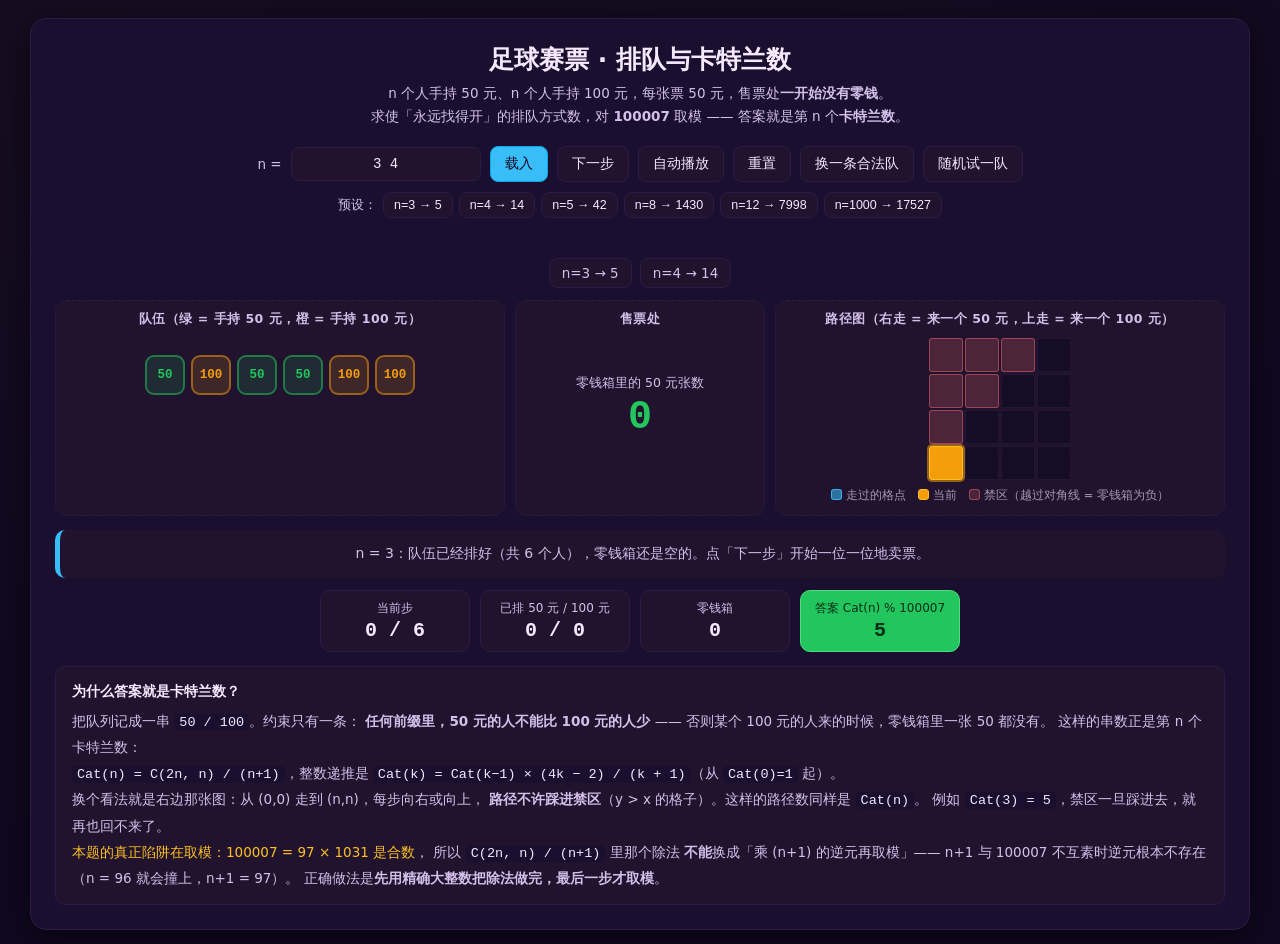
<file: problems/tickets/animation.html>
<!DOCTYPE html>
<html lang="zh-CN">
<head>
<meta charset="UTF-8">
<title>足球赛票 · 排队与卡特兰数</title>
<style>
  * { box-sizing: border-box; margin: 0; padding: 0; }
  body {
    font-family: "IBM Plex Sans", "Segoe UI", "Microsoft YaHei", system-ui, sans-serif;
    background: linear-gradient(160deg, #160d20 0%, #0f0820 60%);
    min-height: 100vh; padding: 18px; color: #f5e8ff;
  }
  .container {
    max-width: 1220px; margin: 0 auto; background: #1a0f2e;
    border: 1px solid #2c1b47;
    border-radius: 16px; box-shadow: 0 8px 32px rgba(0,0,0,0.55); padding: 24px;
  }
  h1 { text-align: center; color: #f5e8ff; font-size: 25px; margin-bottom: 6px; }
  .subtitle { text-align: center; color: #d3c0ea; font-size: 13.5px;
              margin-bottom: 18px; line-height: 1.7; }

  /* ---------- 控件 ---------- */
  .controls { display:flex; gap:9px; justify-content:center; align-items:center;
              flex-wrap:wrap; margin-bottom:10px; }
  .controls .hint { font-size:13.5px; color:#d3c0ea; }
  input#inp {
    width: 190px; padding: 8px 12px; border-radius: 8px; border: 1px solid #2c1b47;
    font-size: 14px; font-family:"JetBrains Mono", "Cascadia Code", Consolas, monospace;
    color:#f5e8ff; background:#21132e; text-align:center;
  }
  input#inp:focus { outline:none; border-color:#38bdf8; box-shadow:0 0 0 3px rgba(56,189,248,.22); }
  button {
    padding: 8px 14px; border-radius: 8px; border: 1px solid #2c1b47;
    background:#21132e; color:#f5e8ff; font-size:14px; cursor:pointer; transition: all .18s;
  }
  button:hover { background:#241539; color:#f5e8ff; transform: translateY(-1px); }
  button.primary { background:#38bdf8; color:#0f0820; border-color:#0ea5e9; }
  button.primary:hover { background:#7dd3fc; }
  button:disabled { opacity:.45; cursor:not-allowed; transform:none; }
  button.mini { padding:5px 10px; font-size:12.5px; }

  .presets { text-align:center; margin-bottom:12px; font-size:13px; color:#d3c0ea;
             display:flex; gap:6px; justify-content:center; flex-wrap:wrap; align-items:center; }
  .error { color:#f87171; text-align:center; min-height:20px; margin-bottom:8px; font-size:14px; }

  /* ---------- 答案条 ---------- */
  .results { display:flex; gap:8px; justify-content:center; flex-wrap:wrap; margin-bottom:12px; }
  .res { background:#21132e; border:1px solid #2c1b47; border-radius:8px;
         padding:6px 12px; font-size:13.5px; color:#d3c0ea; }
  .res b { color:#f5e8ff; font-family:"JetBrains Mono", "Cascadia Code", Consolas, monospace; }
  .res.big { border-color: rgba(56,189,248,.55); }

  /* ---------- 三栏舞台 ---------- */
  .stage { display: flex; align-items: stretch; justify-content: center;
           gap: 10px; margin-bottom: 14px; flex-wrap: wrap; }
  .lane { flex: 1 1 300px; min-width: 250px; border: 1px dashed #2c1b47; border-radius: 12px;
          background: #21132e; padding: 10px 12px 12px; display: flex; flex-direction: column; }
  .lane-title { font-size: 12.5px; color: #d3c0ea; text-align: center; margin-bottom: 10px;
                font-weight: 700; letter-spacing: .5px; }

  .row { display: flex; gap: 6px; justify-content: center; align-items: center;
         min-height: 74px; flex-wrap: wrap; }

  /* 排队的人：按面额上色 */
  .chip {
    width: 40px; height: 40px; line-height: 36px; text-align: center;
    border-radius: 9px; border: 2px solid #2c1b47; background: #150c26; color: #6b5a7a;
    font-weight: 700; font-size: 12.5px;
    font-family:"JetBrains Mono", "Cascadia Code", Consolas, "Courier New", monospace;
    transition: transform .18s, background .18s, border-color .18s, color .18s, opacity .18s;
  }
  .chip.p50  { background:rgba(34,197,94,.14); border-color:rgba(34,197,94,.5); color:#22c55e; }
  .chip.p100 { background:rgba(245,158,11,.14); border-color:rgba(245,158,11,.5); color:#f59e0b; }
  .chip.done { opacity: .52; }
  .chip.hot  { background:#38bdf8; border-color:#7dd3fc; color:#0f0820;
               transform: translateY(-4px) scale(1.1);
               box-shadow: 0 0 0 3px rgba(56,189,248,.45), 0 6px 14px rgba(0,0,0,.6); }
  .chip.fail { background:#f87171; border-color:#fca5a5; color:#450a0a;
               transform: translateY(-4px) scale(1.1);
               box-shadow: 0 0 0 3px rgba(248,113,113,.5), 0 6px 14px rgba(0,0,0,.6); }

  /* 零钱箱 */
  .cashbox { text-align:center; margin:auto 0; }
  .cb-label { font-size: 12.5px; color:#d3c0ea; margin-bottom: 4px; }
  .cb-val { font-size: 40px; font-weight: 700; color:#22c55e; line-height: 1.1;
            font-family:"JetBrains Mono", "Cascadia Code", Consolas, "Courier New", monospace; }
  .cb-val.neg { color:#f87171; }
  .cb-bills { display:flex; gap:4px; justify-content:center; flex-wrap:wrap;
              margin-top: 8px; min-height: 18px; }
  .bill { width: 22px; height: 13px; border-radius: 3px; background:rgba(34,197,94,.35);
          border:1px solid rgba(34,197,94,.75); }

  /* 路径图 */
  .gridwrap { display:flex; justify-content:center; align-items:center; flex:1 1 auto; }
  .grid { display: grid; gap: 2px; }
  .cell { width: 15px; height: 15px; border-radius: 3px; background:#150c26;
          border: 1px solid #241539; }
  .cell.bad { background: rgba(248,113,113,.20); border-color: rgba(248,113,113,.45); }
  .cell.on  { background: rgba(56,189,248,.55); border-color: rgba(56,189,248,.9); }
  .cell.cur { background:#f59e0b; border-color:#fbbf24;
              box-shadow: 0 0 0 2px rgba(245,158,11,.55); }
  .legend { font-size: 11.5px; color:#a895b3; text-align:center; margin-top: 8px;
            display:flex; gap:12px; justify-content:center; flex-wrap:wrap; align-items:center; }
  .legend i { display:inline-block; width:11px; height:11px; border-radius:3px;
              margin-right:4px; vertical-align:-1px; }
  .legend .lg-on  { background: rgba(56,189,248,.55); border:1px solid rgba(56,189,248,.9); }
  .legend .lg-cur { background:#f59e0b; border:1px solid #fbbf24; }
  .legend .lg-bad { background: rgba(248,113,113,.20); border:1px solid rgba(248,113,113,.45); }

  /* ---------- 状态条 ---------- */
  .stepbar { text-align:center; font-size:14px; min-height: 48px; padding: 12px 14px;
             background:#21132e; border-radius: 10px; border-left: 5px solid #38bdf8;
             color:#d3c0ea; margin-bottom: 12px; line-height: 1.6; }
  .stepbar b { color:#f5e8ff; }
  .stepbar.danger { border-left-color:#f87171; color:#fca5a5; }

  .panel { display:flex; gap:10px; justify-content:center; flex-wrap:wrap; margin-bottom:14px; }
  .stat { min-width: 150px; padding: 9px 14px; border-radius: 10px;
          background:#21132e; border:1px solid #2c1b47; text-align:center; }
  .stat .lbl { display:block; font-size:12px; color:#d3c0ea; margin-bottom:2px; }
  .stat .val { font-size:20px; font-weight:700; color:#f5e8ff;
               font-family:"JetBrains Mono", "Cascadia Code", Consolas, "Courier New", monospace; }
  .stat.ans { background:#22c55e; border-color:#4ade80; }
  .stat.ans .lbl, .stat.ans .val { color:#052e16; }

  .formula { background:#21132e; border:1px solid #2c1b47; border-radius:10px;
             padding:12px 16px; font-size:13.5px; line-height:1.9; color:#d3c0ea; }
  .formula .ttl { font-weight:700; color:#f5e8ff; margin-bottom:4px; }
  .formula code { font-family:"JetBrains Mono", "Cascadia Code", Consolas, monospace;
                  background:#1a0f2e; padding:1px 5px; border-radius:4px; color:#f5e8ff; }
  .formula .warn { color:#fbbf24; }
</style>
</head>
<body>
<div class="container">
  <h1>足球赛票 · 排队与卡特兰数</h1>
  <p class="subtitle">
    n 个人手持 50 元、n 个人手持 100 元，每张票 50 元，售票处<b>一开始没有零钱</b>。<br>
    求使「永远找得开」的排队方式数，对 <b>100007</b> 取模 —— 答案就是第 n 个<b>卡特兰数</b>。
  </p>

  <div class="controls">
    <span class="hint">n =</span>
    <input id="inp" type="text" value="3 4">
    <button id="btnLoad" class="primary">载入</button>
    <button id="btnNext">下一步</button>
    <button id="btnAuto">自动播放</button>
    <button id="btnReset">重置</button>
    <button id="btnShuffle">换一条合法队</button>
    <button id="btnRandom">随机试一队</button>
  </div>

  <div class="presets">
    <span>预设：</span>
    <button class="mini" data-n="3">n=3 → 5</button>
    <button class="mini" data-n="4">n=4 → 14</button>
    <button class="mini" data-n="5">n=5 → 42</button>
    <button class="mini" data-n="8">n=8 → 1430</button>
    <button class="mini" data-n="12">n=12 → 7998</button>
    <button class="mini" data-n="1000">n=1000 → 17527</button>
  </div>

  <div class="error" id="err"></div>
  <div class="results" id="results"></div>

  <div class="stage">
    <div class="lane">
      <div class="lane-title">队伍（绿 = 手持 50 元，橙 = 手持 100 元）</div>
      <div class="row" id="queueRow"></div>
    </div>
    <div class="lane" style="flex:0 1 220px;">
      <div class="lane-title">售票处</div>
      <div class="cashbox">
        <div class="cb-label">零钱箱里的 50 元张数</div>
        <div class="cb-val" id="vChangeBig">0</div>
        <div class="cb-bills" id="cbBills"></div>
      </div>
    </div>
    <div class="lane">
      <div class="lane-title">路径图（右走 = 来一个 50 元，上走 = 来一个 100 元）</div>
      <div class="gridwrap"><div class="grid" id="grid"></div></div>
      <div class="legend">
        <span><i class="lg-on"></i>走过的格点</span>
        <span><i class="lg-cur"></i>当前</span>
        <span><i class="lg-bad"></i>禁区（越过对角线 = 零钱箱为负）</span>
      </div>
    </div>
  </div>

  <div class="stepbar" id="stepText">
    点「下一步」逐步演示一条排队方式；橙色的 100 元的人来时，零钱箱里必须还有 50 元可找。
  </div>

  <div class="panel">
    <div class="stat"><span class="lbl">当前步</span>
      <span class="val" id="vStep">–</span></div>
    <div class="stat"><span class="lbl">已排 50 元 / 100 元</span>
      <span class="val" id="vCount">0 / 0</span></div>
    <div class="stat"><span class="lbl">零钱箱</span>
      <span class="val" id="vChange">0</span></div>
    <div class="stat ans"><span class="lbl">答案 Cat(n) % 100007</span>
      <span class="val" id="vAns">–</span></div>
  </div>

  <div class="formula">
    <div class="ttl">为什么答案就是卡特兰数？</div>
    <div>
      把队列记成一串 <code>50 / 100</code>。约束只有一条：
      <b>任何前缀里，50 元的人不能比 100 元的人少</b> ——
      否则某个 100 元的人来的时候，零钱箱里一张 50 都没有。
      这样的串数正是第 n 个卡特兰数：<br>
      <code>Cat(n) = C(2n, n) / (n+1)</code>，整数递推是
      <code>Cat(k) = Cat(k−1) × (4k − 2) / (k + 1)</code>（从 <code>Cat(0)=1</code> 起）。<br>
      换个看法就是右边那张图：从 (0,0) 走到 (n,n)，每步向右或向上，
      <b>路径不许踩进禁区</b>（y &gt; x 的格子）。这样的路径数同样是 <code>Cat(n)</code>。
      例如 <code>Cat(3) = 5</code>，禁区一旦踩进去，就再也回不来了。<br>
      <span class="warn">本题的真正陷阱在取模：100007 = 97 × 1031 是合数</span>，
      所以 <code>C(2n, n) / (n+1)</code> 里那个除法 <b>不能</b>换成「乘 (n+1) 的逆元再取模」——
      n+1 与 100007 不互素时逆元根本不存在（n = 96 就会撞上，n+1 = 97）。
      正确做法是<b>先用精确大整数把除法做完，最后一步才取模</b>。
    </div>
  </div>
</div>

<script>
'use strict';

/* ==================================================================
 * 纯逻辑部分 —— 不碰 DOM，可用 node 抽出后直接实跑断言
 * ================================================================== */

var MOD = 100007;
var DEMO_MAX = 12;        /* 逐步演示最多到 12（2n = 24 个人，再多就看不过来了） */
var MAXN = 1000;          /* 题面给定的上界 */

/* 第 n 个卡特兰数**精确值**（n 小时用，DEMO_MAX=12 时最大 208012）。
   演示里说"合法排法一共 Cat(n) 种"时用它 —— 直接说取模后的数会让人
   以为"合法排法只有 7998 种"，而其实 Cat(12) = 208012，7998 只是它对
   100007 取模后的结果（OJ 要的就是这个）。 */
function catalanExact(n) {
  var c = BigInt(1);
  for (var k = 1; k <= n; k++) {
    c = c * BigInt(4 * k - 2) / BigInt(k + 1);
  }
  return Number(c);
}

/* 第 n 个卡特兰数 % MOD。
   用 BigInt 走精确递推 —— 因为 100007 是合数，除法不能改成乘逆元，
   只能先把除法用精确整数做完，最后再取模。
   刻意不写 1n 这种字面量，一律用 BigInt(...)，免得老解析器不认。 */
function catalanMod(n) {
  var c = BigInt(1);
  for (var k = 1; k <= n; k++) {
    c = c * BigInt(4 * k - 2) / BigInt(k + 1);
  }
  return Number(c % BigInt(MOD));
}

/* 同一道题的**另一条**独立算法：纯加法 DP。
   f[i][j] = 已排 i 个 50 元、j 个 100 元的合法前缀数，f[0][0]=1，
   f[i][j] = f[i-1][j] + f[i][j-1]（要求 j >= 1 且 j <= i）。
   全程只有加法，所以对合数模数也成立 —— 用来和 catalanMod 交叉验证。 */
function dpMod(n) {
  var row = [];
  var j;
  for (j = 0; j <= n; j++) { row[j] = 0; }
  row[0] = 1;
  for (var i = 1; i <= n; i++) {
    for (j = 1; j <= i; j++) {
      row[j] = (row[j] + row[j - 1]) % MOD;
    }
  }
  return row[n];
}

/* 随机生成一条**合法**的排队方式（等价于随机走一条不越界的格路）。
   零钱箱 = n50 - n100，来一个 100 元的人要求 n100 < n50。 */
function genValidSeq(n, rand) {
  var r = rand || Math.random;
  var seq = [];
  var n50 = 0, n100 = 0;
  while (n50 < n || n100 < n) {
    var can50 = (n50 < n);
    var can100 = (n100 < n && n100 < n50);
    var take50;
    if (can50 && can100) {
      take50 = (r() < 0.5);
    } else {
      take50 = can50;
    }
    if (take50) { seq.push(50); n50++; } else { seq.push(100); n100++; }
  }
  return seq;
}

/* 均匀随机地排一队 —— 不保证合法，可能半路就找不开了。 */
function genRandomSeq(n, rand) {
  var r = rand || Math.random;
  var seq = [];
  var i;
  for (i = 0; i < n; i++) { seq.push(50); }
  for (i = 0; i < n; i++) { seq.push(100); }
  for (i = seq.length - 1; i > 0; i--) {          /* Fisher-Yates */
    var j = Math.floor(r() * (i + 1));
    var t = seq[i]; seq[i] = seq[j]; seq[j] = t;
  }
  return seq;
}

/* 按排队顺序逐步模拟售票。返回每一步的快照。
   一旦零钱箱变成负数（找不开），立刻停在这一步 —— 后面的人已经没法买票了。 */
function simulate(n, seq) {
  var steps = [];
  var change = 0, n50 = 0, n100 = 0;
  for (var i = 0; i < seq.length; i++) {
    var p = seq[i];
    if (p === 50) {
      n50++;
      change++;
    } else {
      n100++;
      change--;
    }
    var bad = (change < 0);
    var note;
    if (p === 50) {
      note = '第 ' + (i + 1) + ' 位是手持 50 元的人，付正好的钱不用找 —— '
           + '零钱箱多出一张 50，现在有 ' + change + ' 张。';
    } else if (bad) {
      note = '第 ' + (i + 1) + ' 位是手持 100 元的人，要找回 50 元，'
           + '可零钱箱里一张 50 都没有 —— 找不开，这条排队方式不成立！';
    } else {
      note = '第 ' + (i + 1) + ' 位是手持 100 元的人，找回一张 50 元 —— '
           + '零钱箱少掉一张，现在还剩 ' + change + ' 张。';
    }
    steps.push({
      index: i,
      person: p,
      n50: n50,
      n100: n100,
      change: change,
      failed: bad,
      note: note
    });
    if (bad) { break; }
  }
  return steps;
}

/* 输入校验：1..1000 的十进制整数（允许首尾空白已在外面去掉）。 */
function isValidN(s) {
  if (!s) return false;
  for (var i = 0; i < s.length; i++) {
    var c = s.charAt(i);
    if (c < '0' || c > '9') return false;
  }
  var n = parseInt(s, 10);
  return (n >= 1 && n <= MAXN);
}

/* 把一行自定义输入切成若干个 n。用空格 / 逗号 / 分号 / 顿号分隔。 */
function parseInput(raw) {
  var s = (raw || '').replace(/^\s+|\s+$/g, '');
  if (!s) return { nums: [], bad: ['（空）'] };
  var parts = s.split(/[\s,;、]+/);
  var nums = [], bad = [];
  for (var i = 0; i < parts.length; i++) {
    var t = parts[i];
    if (!t) continue;
    if (isValidN(t)) { nums.push(parseInt(t, 10)); } else { bad.push(t); }
  }
  return { nums: nums, bad: bad };
}

/* ==================================================================
 * 渲染 / 交互部分 —— 只在浏览器里跑（node 下 document 未定义，会跳过）
 * ================================================================== */

var state = {
  nums: [],          /* 用户输入的所有 n */
  n: 0,              /* 当前做逐步演示的那个 n */
  seq: [],           /* 当前演示的排队方式 */
  steps: [],
  cursor: 0,         /* 已经演示了几步 */
  timer: null
};

function clearTimer() {
  if (state.timer !== null) {
    clearInterval(state.timer);
    state.timer = null;
  }
  var btn = document.getElementById('btnAuto');
  if (btn) { btn.textContent = '自动播放'; }
}

function setError(msg) { document.getElementById('err').textContent = msg; }

function showResults(nums, bad) {
  var box = document.getElementById('results');
  box.innerHTML = '';
  for (var i = 0; i < nums.length; i++) {
    var d = document.createElement('div');
    d.className = 'res' + (nums[i] > DEMO_MAX ? ' big' : '');
    d.textContent = 'n=' + nums[i] + '  →  ' + catalanMod(nums[i]);
    box.appendChild(d);
  }
  if (bad.length > 0) {
    setError('这些输入不合法（只能是 1 到 ' + MAXN + ' 的整数）：' + bad.join(' / '));
  } else {
    setError('');
  }
}

function makeChip(person, cls) {
  var d = document.createElement('div');
  d.className = 'chip ' + (person === 50 ? 'p50' : 'p100') + (cls ? ' ' + cls : '');
  d.textContent = String(person);
  return d;
}

/* 路径图：格点 (i, j) —— i = 已收 50 元人数，j = 已收 100 元人数。
   j > i 的格点是禁区（意味着零钱箱为负）。行从 j = n 往 j = 0 排，向上才是变多。 */
function renderGrid(visited, cursorPoint) {
  var grid = document.getElementById('grid');
  grid.innerHTML = '';
  var n = state.n;
  /* 格子大小随 n 自适应：n 小就画大点（一眼能看清路径），n 大再缩下来。
     固定 15px 的话 n=3 只有 60px 见方，这么关键的一张图会小到看不见。 */
  var size = Math.max(11, Math.min(34, Math.floor(250 / (n + 1))));
  grid.style.gridTemplateColumns = 'repeat(' + (n + 1) + ', ' + size + 'px)';
  var seen = {};
  for (var t = 0; t < visited.length; t++) {
    seen[visited[t][0] + ',' + visited[t][1]] = true;
  }
  for (var j = n; j >= 0; j--) {
    for (var i = 0; i <= n; i++) {
      var c = document.createElement('div');
      var cls = 'cell';
      if (j > i) { cls += ' bad'; }
      if (seen[i + ',' + j]) { cls += ' on'; }
      if (cursorPoint && cursorPoint[0] === i && cursorPoint[1] === j) { cls += ' cur'; }
      c.className = cls;
      c.style.width = size + 'px';
      c.style.height = size + 'px';
      grid.appendChild(c);
    }
  }
}

/* 画出这一条队伍，并高亮当前正在处理的那个人。 */
function renderQueue() {
  var row = document.getElementById('queueRow');
  row.innerHTML = '';
  var seq = state.seq;
  var cursor = state.cursor;
  for (var i = 0; i < seq.length; i++) {
    var cls = '';
    if (i < cursor) { cls = 'done'; }              /* 已经买过票的 */
    if (i === cursor - 1) {                        /* 刚处理完的那个人 */
      cls = (state.steps[i] && state.steps[i].failed) ? 'fail' : 'hot';
    }
    row.appendChild(makeChip(seq[i], cls));
  }
}

function renderChange() {
  var change = 0;
  if (state.cursor > 0) { change = state.steps[state.cursor - 1].change; }
  var big = document.getElementById('vChangeBig');
  big.textContent = String(change);
  big.className = 'cb-val' + (change < 0 ? ' neg' : '');
  document.getElementById('vChange').textContent = String(change);

  /* 钞票图标：最多画 14 张，再多就只显示数字，免得撑破面板 */
  var bills = document.getElementById('cbBills');
  bills.innerHTML = '';
  var show = Math.max(0, Math.min(change, 14));
  for (var i = 0; i < show; i++) {
    var b = document.createElement('div');
    b.className = 'bill';
    bills.appendChild(b);
  }
}

function renderCounts() {
  var n50 = 0, n100 = 0;
  if (state.cursor > 0) {
    n50 = state.steps[state.cursor - 1].n50;
    n100 = state.steps[state.cursor - 1].n100;
  }
  document.getElementById('vCount').textContent = n50 + ' / ' + n100;
  document.getElementById('vStep').textContent =
    state.steps.length > 0 ? (state.cursor + ' / ' + state.steps.length) : '–';
}

/* 把界面重画到"已经走了 cursor 步"的状态。 */
function renderAt(cursor) {
  state.cursor = cursor;
  var visited = [[0, 0]];
  for (var t = 0; t < cursor; t++) {
    visited.push([state.steps[t].n50, state.steps[t].n100]);
  }
  var cur = visited[visited.length - 1];
  renderQueue();
  renderChange();
  renderCounts();
  renderGrid(visited, cur);

  var bar = document.getElementById('stepText');
  if (cursor === 0) {
    bar.className = 'stepbar';
    bar.textContent = 'n = ' + state.n + '：队伍已经排好（共 ' + state.seq.length
      + ' 个人），零钱箱还是空的。点「下一步」开始一位一位地卖票。';
  } else {
    var st = state.steps[cursor - 1];
    bar.className = 'stepbar' + (st.failed ? ' danger' : '');
    bar.textContent = '第 ' + cursor + ' / ' + state.steps.length + ' 步：' + st.note;
  }
}

function setDemoEnabled(on) {
  var ids = ['btnNext', 'btnAuto', 'btnReset', 'btnShuffle', 'btnRandom'];
  for (var i = 0; i < ids.length; i++) {
    var b = document.getElementById(ids[i]);
    if (b) { b.disabled = !on; }
  }
}

function loadRaw(raw) {
  clearTimer();
  var parsed = parseInput(raw);
  state.nums = parsed.nums;
  showResults(parsed.nums, parsed.bad);

  if (parsed.nums.length === 0) {
    state.n = 0; state.seq = []; state.steps = [];
    renderAt(0);
    document.getElementById('vAns').textContent = '–';
    document.getElementById('queueRow').innerHTML = '';
    document.getElementById('grid').innerHTML = '';
    setDemoEnabled(false);
    document.getElementById('stepText').className = 'stepbar';
    document.getElementById('stepText').textContent = '请先在输入框里填一个 1 到 '
      + MAXN + ' 的整数。';
    return false;
  }

  /* 逐步演示只做第一个 n（多个 n 一起演示会互相打架），且不能太大 */
  var n = parsed.nums[0];
  state.n = n;
  document.getElementById('vAns').textContent = String(catalanMod(n));

  if (n <= DEMO_MAX) {
    state.seq = genValidSeq(n);
    state.steps = simulate(n, state.seq);
    setDemoEnabled(true);
    renderAt(0);
  } else {
    state.seq = []; state.steps = []; state.cursor = 0;
    setDemoEnabled(false);
    document.getElementById('queueRow').innerHTML = '';
    document.getElementById('grid').innerHTML = '';
    document.getElementById('vCount').textContent = '0 / 0';
    document.getElementById('vChange').textContent = '0';
    document.getElementById('vChangeBig').textContent = '0';
    document.getElementById('vChangeBig').className = 'cb-val';
    document.getElementById('cbBills').innerHTML = '';
    document.getElementById('vStep').textContent = '–';
    document.getElementById('stepText').className = 'stepbar';
    document.getElementById('stepText').textContent =
      'n = ' + n + ' 太大（超过 ' + DEMO_MAX + '），不做逐步演示。'
      + '右上角的答案块给出 Cat(' + n + ') % ' + MOD + ' = ' + catalanMod(n) + '。'
      + '想看排队过程，把 n 调到 ' + DEMO_MAX + ' 以内。';
  }
  return true;
}

function stepOnce() {
  if (state.cursor >= state.steps.length) { return false; }
  renderAt(state.cursor + 1);
  if (state.cursor >= state.steps.length) {
    finish();
    return false;
  }
  return true;
}

function finish() {
  var last = state.steps[state.steps.length - 1];
  var bar = document.getElementById('stepText');
  bar.className = 'stepbar' + (last.failed ? ' danger' : '');
  if (last.failed) {
    bar.textContent = '演示中止：这一队在最后一位卡住了，找不开钱。'
      + '随机排的队里，能找到的只是少数 —— 而合法的那些一共 Cat('
      + state.n + ') = ' + catalanMod(state.n) + ' 种（对 ' + MOD + ' 取模后）。';
  } else {
    bar.textContent = '演示完毕：' + state.seq.length + ' 个人全部顺利买票，'
      + '零钱箱最后剩 ' + last.change + ' 张 50 元（因为 n 个 50 元的人多出来 n 张，'
      + 'n 个 100 元的人用掉 n 张，最后正好为 0）。'
      + '这只是 Cat(' + state.n + ') = ' + catalanExact(state.n)
      + ' 种合法排队方式中的一条（本题输出的是它对 ' + MOD + ' 取模：'
      + catalanMod(state.n) + '）。';
  }
  document.getElementById('btnNext').disabled = true;
}

function reset() {
  clearTimer();
  if (state.n === 0 || state.n > DEMO_MAX) { return; }
  state.seq = genValidSeq(state.n);
  state.steps = simulate(state.n, state.seq);
  renderAt(0);
  document.getElementById('btnNext').disabled = false;
  document.getElementById('stepText').className = 'stepbar';
  document.getElementById('stepText').textContent =
    '已重置，并重新随机了一条合法队伍 —— 换一条完全不同的排法。点「下一步」重新开始。';
}

function shuffleSeq() {
  clearTimer();
  if (state.n === 0 || state.n > DEMO_MAX) { return; }
  state.seq = genValidSeq(state.n);
  state.steps = simulate(state.n, state.seq);
  renderAt(0);
  document.getElementById('btnNext').disabled = false;
  document.getElementById('stepText').className = 'stepbar';
  document.getElementById('stepText').textContent =
    '换了一条合法的排队方式。合法的排法一共 Cat(' + state.n + ') = '
    + catalanExact(state.n) + ' 种，这是其中一条。';
}

function randomSeq() {
  clearTimer();
  if (state.n === 0 || state.n > DEMO_MAX) { return; }
  state.seq = genRandomSeq(state.n);
  state.steps = simulate(state.n, state.seq);
  renderAt(0);
  document.getElementById('btnNext').disabled = false;
  var total = 1;
  for (var k = 1; k <= state.n; k++) { total = total * (state.n + k) / k; }   /* C(2n, n) */
  document.getElementById('stepText').className = 'stepbar';
  document.getElementById('stepText').textContent =
    '这次是均匀随机排的一条队（把 n 个 50 元和 n 个 100 元打乱），'
    + '所以很可能半路就找不开了。所有排法 C(' + (2 * state.n) + ', ' + state.n
    + ') = ' + Math.round(total) + ' 种，其中合法的有 ' + catalanExact(state.n)
    + ' 种（= Cat(' + state.n + ')）；本题要输出的就是 Cat(' + state.n + ') % '
    + MOD + ' = ' + catalanMod(state.n) + '。点「下一步」看看它撑不撑得住。';
}

function toggleAuto() {
  var btn = document.getElementById('btnAuto');
  if (state.timer !== null) { clearTimer(); return; }
  if (state.steps.length === 0) { return; }
  if (state.cursor >= state.steps.length) { reset(); }
  btn.textContent = '暂停';
  state.timer = setInterval(function () {
    if (!stepOnce()) { clearTimer(); }
  }, 620);
  stepOnce();
}

function init() {
  document.getElementById('btnLoad').addEventListener('click', function () {
    loadRaw(document.getElementById('inp').value);
  });
  document.getElementById('btnNext').addEventListener('click', function () {
    clearTimer();
    stepOnce();
  });
  document.getElementById('btnAuto').addEventListener('click', toggleAuto);
  document.getElementById('btnReset').addEventListener('click', reset);
  document.getElementById('btnShuffle').addEventListener('click', shuffleSeq);
  document.getElementById('btnRandom').addEventListener('click', randomSeq);
  document.getElementById('inp').addEventListener('keydown', function (ev) {
    if (ev.key === 'Enter') { loadRaw(document.getElementById('inp').value); }
  });
  document.getElementById('inp').addEventListener('input', function () {
    setError('');
  });

  var btns = document.querySelectorAll('.presets button');
  for (var i = 0; i < btns.length; i++) {
    btns[i].addEventListener('click', function () {
      var n = this.getAttribute('data-n');
      document.getElementById('inp').value = n;
      loadRaw(n);
    });
  }

  loadRaw(document.getElementById('inp').value);
}

if (typeof document !== 'undefined') {
  if (document.readyState === 'loading') {
    document.addEventListener('DOMContentLoaded', init);
  } else {
    init();
  }
}
</script>
</body>
</html>
</file>
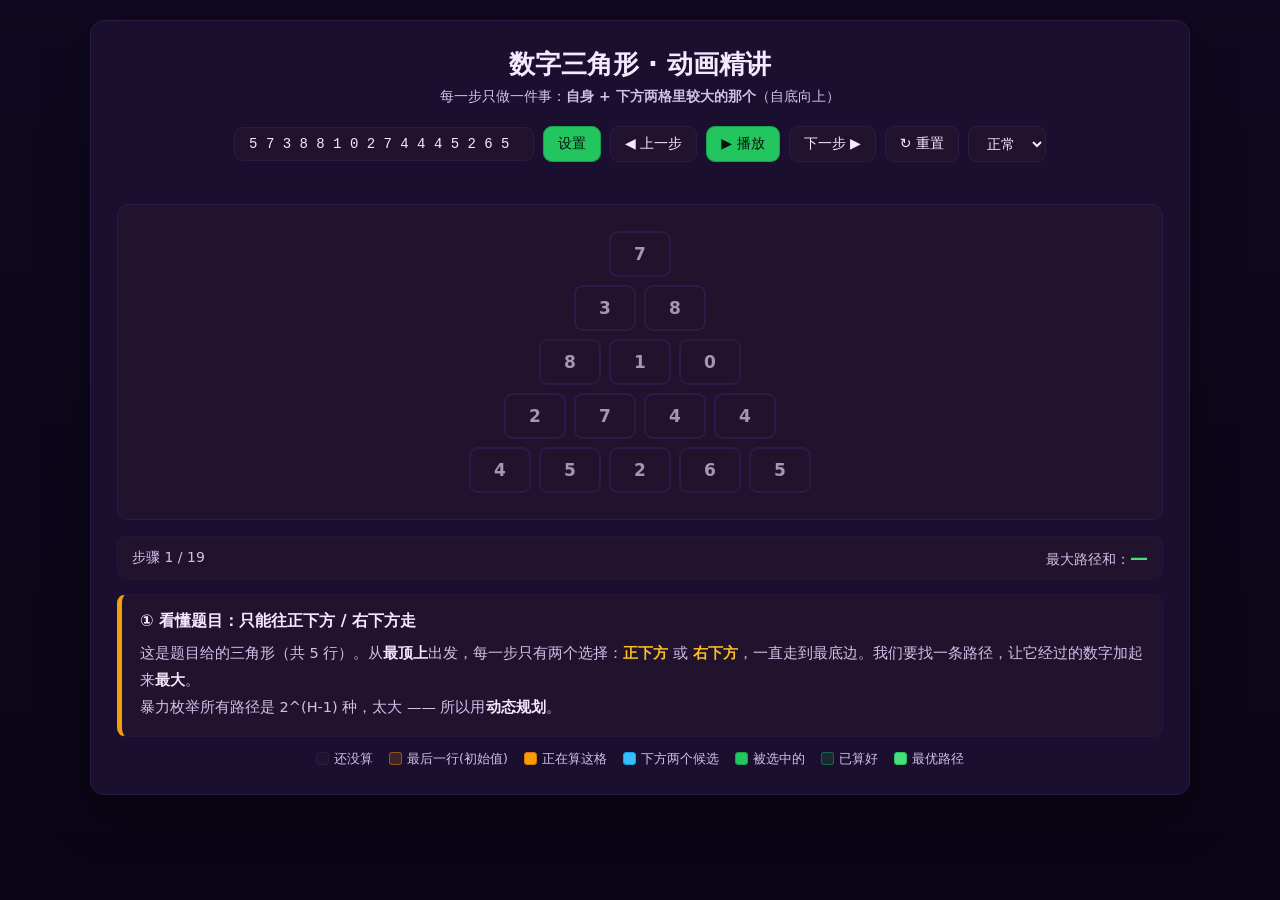
<file: problems/triangle/animation.html>
<!DOCTYPE html>
<html lang="zh-CN">
<head>
<meta charset="UTF-8">
<title>数字三角形 · 动画精讲</title>
<style>
  :root {
    --bg: #0f0820; --bg-2: #130a24;
    --surface: #1a0f2e; --surface-2: #21132e;
    --line: #2c1b47; --line-soft: #241539;
    --fg: #f5e8ff; --fg-dim: #d3c0ea; --fg-mute: #a895b3;
    --cur: #f59e0b; --cur-soft: rgba(245,158,11,.16); --cur-line: rgba(245,158,11,.42);
    --ok: #22c55e; --ok-fg: #4ade80; --ok-soft: rgba(34,197,94,.14); --ok-line: rgba(34,197,94,.38);
    --info: #38bdf8; --info-fg: #7dd3fc; --info-soft: rgba(56,189,248,.16); --info-line: rgba(56,189,248,.45);
    --danger: #f87171;
    --ui: "IBM Plex Sans", "Segoe UI", "Microsoft YaHei", system-ui, sans-serif;
    --mono: "JetBrains Mono", "Cascadia Code", Consolas, "Courier New", monospace;
  }
  * { box-sizing: border-box; margin: 0; padding: 0; }
  body {
    font-family: var(--ui);
    font-variant-numeric: tabular-nums;
    background: linear-gradient(180deg, #0f0820 0%, #0b0616 100%);
    min-height: 100vh; padding: 20px; color: var(--fg);
  }
  .container {
    max-width: 1100px; margin: 0 auto;
    background: var(--surface); border: 1px solid var(--line); border-radius: 14px;
    box-shadow: 0 18px 50px rgba(0,0,0,0.35); padding: 26px;
  }
  h1 { text-align: center; color: var(--fg); font-size: 26px; margin-bottom: 6px; }
  .subtitle { text-align: center; color: var(--fg-dim); font-size: 14px; margin-bottom: 20px; }

  .controls { display:flex; gap:9px; justify-content:center; align-items:center; flex-wrap:wrap; margin-bottom:14px; }
  button, input, select {
    padding: 8px 14px; border-radius: 9px; border: 1px solid var(--line);
    background:var(--surface-2); color:var(--fg); font-size:14px; font-family: inherit;
    cursor:pointer; transition: all .18s;
  }
  button:hover { background:#241539; border-color:#3a2359; color:var(--fg); transform: translateY(-1px); }
  button.primary { background:var(--ok); color:#04140a; border-color:#16a34a; }
  button.primary:hover { background:#2ee06a; }
  input#triInput { width: 300px; font-family: var(--mono); }
  .error { color:var(--danger); text-align:center; min-height:20px; margin-bottom:8px; font-size:14px; }

  /* ---------- 三角形舞台 ---------- */
  .scene {
    background: var(--surface-2);
    border:1px solid var(--line); border-radius:12px;
    padding: 26px 16px; margin-bottom:16px;
    display:flex; justify-content:center; overflow-x:auto;
  }
  .triangle { display:flex; flex-direction:column; align-items:center; gap:8px; }
  .row { display:flex; gap:8px; }

  .cell {
    position: relative; width:62px; height:46px; border-radius:9px;
    display:flex; align-items:center; justify-content:center;
    font-weight:700; font-size:17px;
    border:2px solid var(--line); background:var(--surface-2); color:var(--fg-dim);
    transition: background .25s, border-color .25s, color .25s, transform .18s;
  }
  .cell .orig { position:absolute; top:1px; left:4px; font-size:9px; font-weight:400; opacity:.55; }

  /* 格子状态：
     琥珀=当前/进行中（.current 实心、.base 淡染＝最后一行初始值）
     蓝  =要看的那两格候选     绿=已算好（淡染）/ 被选中 / 最优路径（亮绿+光晕） */
  .cell.pending   { background:var(--surface-2); border-color:var(--line); color:var(--fg-mute); }   /* 还没算 */
  .cell.base      { background:var(--cur-soft); border-color:var(--cur-line); color:#fbbf24; }        /* 最后一行初始值 */
  .cell.current   { background:var(--cur); border-color:#d97706; color:#0f0820; transform:scale(1.14); box-shadow:0 0 0 4px rgba(245,158,11,.30); }
  .cell.candidate { background:var(--info); border-color:#0ea5e9; color:#04140a; transform:scale(1.07); }
  .cell.chosen    { background:var(--ok); border-color:#16a34a; color:#04140a; transform:scale(1.07); }
  .cell.done      { background:var(--ok-soft); border-color:var(--ok-line); color:var(--ok-fg); }
  .cell.path      { background:#4ade80; border-color:var(--ok); color:#04140a; box-shadow:0 0 0 3px rgba(74,222,128,.45); }

  /* ---------- 状态条 ---------- */
  .statusbar { display:flex; justify-content:space-between; align-items:center;
               padding:10px 14px; background:var(--surface-2); border:1px solid var(--line-soft);
               border-radius:9px;
               margin-bottom:14px; font-size:14px; color:var(--fg-dim); }
  .answer { font-weight:700; font-size:18px; color:var(--ok-fg); }

  /* ---------- 解说面板 ---------- */
  .explain { background:var(--surface-2); border:1px solid var(--line-soft); border-left:5px solid var(--cur); border-radius:9px; padding:16px 18px; min-height:130px; }
  .explain-title { font-weight:700; color:var(--fg); margin-bottom:8px; font-size:16px; }
  .explain-body { line-height:1.85; font-size:14.5px; color:var(--fg-dim); }
  .explain-body b { color:var(--fg); }
  .explain-body .k { background:rgba(255,255,255,.06); border:1px solid var(--line-soft); padding:1px 6px; border-radius:4px; color:var(--ok-fg); font-family:var(--mono); font-size:12.8px; }
  .explain-body .hl { color:#fbbf24; font-weight:700; }

  .legend { display:flex; gap:16px; justify-content:center; flex-wrap:wrap; margin-top:14px; font-size:12.5px; color:var(--fg-dim); }
  .legend i { display:inline-block; width:13px; height:13px; border-radius:3px; margin-right:5px; vertical-align:-2px; border:1.5px solid; }
</style>
</head>
<body>
<div class="container">
  <h1>数字三角形 · 动画精讲</h1>
  <p class="subtitle">每一步只做一件事：<b>自身 + 下方两格里较大的那个</b>（自底向上）</p>

  <div class="controls">
    <input id="triInput" type="text" value="5 7 3 8 8 1 0 2 7 4 4 4 5 2 6 5">
    <button class="primary" onclick="setup()">设置</button>
    <button onclick="prevStep()">◀ 上一步</button>
    <button class="primary" onclick="togglePlay()" id="btnPlay">▶ 播放</button>
    <button onclick="nextStep()">下一步 ▶</button>
    <button onclick="reset()">↻ 重置</button>
    <select id="playSpeed" onchange="changeSpeed()">
      <option value="1400">慢速</option>
      <option value="900" selected>正常</option>
      <option value="450">快速</option>
    </select>
  </div>
  <div class="error" id="errorBox"></div>

  <div class="scene"><div class="triangle" id="triangle"></div></div>

  <div class="statusbar">
    <span id="stepCounter">步骤 0 / 0</span>
    <span>最大路径和：<span class="answer" id="answerBox">—</span></span>
  </div>

  <div class="explain">
    <div class="explain-title" id="stepTitle">点「设置」开始</div>
    <div class="explain-body" id="stepDetail">
      输入格式：第一个数是高度 H，后面依次是三角形每一行的数字（第 i 行 i 个）。
      也可以用 <span class="k">0</span> 结尾，和 OJ 输入一致。
    </div>
  </div>

  <div class="legend">
    <span><i style="background:var(--surface-2);border-color:var(--line)"></i>还没算</span>
    <span><i style="background:var(--cur-soft);border-color:var(--cur-line)"></i>最后一行(初始值)</span>
    <span><i style="background:var(--cur);border-color:#d97706"></i>正在算这格</span>
    <span><i style="background:var(--info);border-color:#0ea5e9"></i>下方两个候选</span>
    <span><i style="background:var(--ok);border-color:#16a34a"></i>被选中的</span>
    <span><i style="background:var(--ok-soft);border-color:var(--ok-line)"></i>已算好</span>
    <span><i style="background:#4ade80;border-color:var(--ok)"></i>最优路径</span>
  </div>
</div>

<script>
/* ============ 状态 ============ */
let orig = [];        // 原始三角形
let dpTable = [];     // 完整 DP 表：dpTable[i][j] = 从 (i,j) 到底边的最大和
let steps = [];       // 步骤序列
let stepIdx = 0;
let playing = false;
let timer = null;
let duration = 900;

/* ============ 完整 DP 表（回溯路径必须靠它，不能拿原始值比大小） ============ */
function computeDp(tri) {
  const h = tri.length;
  const dp = tri.map(r => r.slice());
  for (let i = h - 2; i >= 0; i--) {
    for (let j = 0; j <= i; j++) {
      dp[i][j] = tri[i][j] + Math.max(dp[i + 1][j], dp[i + 1][j + 1]);
    }
  }
  return dp;
}

/* ============ 解析输入 ============ */
function parseInput() {
  const raw = document.getElementById("triInput").value.trim();
  if (!raw) return null;
  const nums = raw.split(/[\s,]+/).map(x => parseInt(x, 10)).filter(x => !isNaN(x));
  if (nums.length < 1) return null;
  const h = nums[0];
  if (h === 0) return null;
  const need = h * (h + 1) / 2;
  if (nums.length - 1 < need) return null;
  const tri = [];
  let p = 1;
  for (let i = 0; i < h; i++) {
    const row = [];
    for (let j = 0; j <= i; j++) row.push(nums[p++]);
    tri.push(row);
  }
  return tri;
}

/* ============ 生成步骤序列 ============ */
function buildSteps(tri) {
  const h = tri.length;
  const s = [];
  s.push({ type: "intro" });
  s.push({ type: "initLast" });
  for (let i = h - 2; i >= 0; i--) {
    for (let j = 0; j <= i; j++) {
      s.push({ type: "calc", i: i, j: j });
    }
  }
  s.push({ type: "done" });
  /* 回溯：每一步比较下方两格的 **dp 值**（不是原始数字！） */
  const dp = computeDp(tri);
  let j = 0;
  for (let i = 0; i < h; i++) {
    s.push({ type: "path", i: i, j: j });
    if (i < h - 1 && dp[i + 1][j + 1] > dp[i + 1][j]) j++;
  }
  s.push({ type: "finished" });
  return s;
}

/* ============ 重放到第 k 步，得到每格状态 ============ */
function stateAt(k) {
  const h = orig.length;
  const val = orig.map(r => r.slice());          // 显示值（原值或 dp 值）
  const cls = orig.map(r => r.map(() => "pending"));
  let answer = null;
  const pathSet = {};

  for (let t = 0; t <= k && t < steps.length; t++) {
    const st = steps[t];
    if (st.type === "initLast") {
      for (let j = 0; j < h; j++) cls[h - 1][j] = "base";
    } else if (st.type === "calc") {
      const i = st.i, j = st.j;
      if (i + 1 < h) {
        val[i][j] = orig[i][j] + Math.max(val[i + 1][j], val[i + 1][j + 1]);
      }
      cls[i][j] = "done";
    } else if (st.type === "path") {
      pathSet[st.i + "," + st.j] = true;
    }
  }

  /* 当前步的强调（放最后，覆盖上面的 class） */
  const cur = steps[Math.min(k, steps.length - 1)];
  if (cur.type === "calc") {
    const i = cur.i, j = cur.j;
    cls[i][j] = "current";
    if (i + 1 < h) {
      const a = orig[i + 1][j], b = orig[i + 1][j + 1];
      if (a >= b) { cls[i + 1][j] = "chosen"; cls[i + 1][j + 1] = "candidate"; }
      else        { cls[i + 1][j] = "candidate"; cls[i + 1][j + 1] = "chosen"; }
    }
  }
  if (cur.type === "path") {
    cls[cur.i][cur.j] = "path";
  }
  for (const key in pathSet) {
    const p = key.split(",").map(Number);
    if (cls[p[0]][p[1]] !== "current") cls[p[0]][p[1]] = "path";
  }
  if (k >= steps.length - 1 && steps.length) {
    answer = val[0][0];
  }
  /* 答案在 done 之后就可确定 */
  for (let t = 0; t <= k && t < steps.length; t++) {
    if (steps[t].type === "done") answer = val[0][0];
  }
  return { val: val, cls: cls, answer: answer };
}

/* ============ 渲染 ============ */
function render() {
  const tri = document.getElementById("triangle");
  const { val, cls, answer } = stateAt(stepIdx);

  /* 增量复用节点（避免每帧重建 DOM） */
  const h = orig.length;
  while (tri.children.length > h) tri.removeChild(tri.lastChild);
  while (tri.children.length < h) {
    const row = document.createElement("div");
    row.className = "row";
    tri.appendChild(row);
  }
  for (let i = 0; i < h; i++) {
    const rowEl = tri.children[i];
    while (rowEl.children.length > i + 1) rowEl.removeChild(rowEl.lastChild);
    while (rowEl.children.length < i + 1) {
      const c = document.createElement("div");
      c.className = "cell";
      c.innerHTML = '<span class="orig"></span><span class="v"></span>';
      rowEl.appendChild(c);
    }
    for (let j = 0; j <= i; j++) {
      const cell = rowEl.children[j];
      const shown = val[i][j];
      cell.className = "cell " + cls[i][j];
      cell.querySelector(".v").textContent = shown;
      cell.querySelector(".orig").textContent = (shown === orig[i][j]) ? "" : orig[i][j];
    }
  }
  document.getElementById("stepCounter").textContent =
    "步骤 " + Math.min(stepIdx + 1, steps.length) + " / " + steps.length;
  document.getElementById("answerBox").textContent = (answer === null ? "—" : answer);
  updateExplain();
}

/* ============ 解说文字 ============ */
function updateExplain() {
  const st = steps[Math.min(stepIdx, steps.length - 1)];
  const h = orig.length;
  const T = document.getElementById("stepTitle");
  const D = document.getElementById("stepDetail");
  const k = s => '<span class="k">' + s + '</span>';

  if (st.type === "intro") {
    T.textContent = "① 看懂题目：只能往正下方 / 右下方走";
    D.innerHTML =
      "这是题目给的三角形（共 " + h + " 行）。从<b>最顶上</b>出发，每一步只有两个选择：" +
      "<span class='hl'>正下方</span> 或 <span class='hl'>右下方</span>，一直走到最底边。" +
      "我们要找一条路径，让它经过的数字加起来<b>最大</b>。<br>" +
      "暴力枚举所有路径是 2^(H-1) 种，太大 —— 所以用<b>动态规划</b>。";
  } else if (st.type === "initLast") {
    T.textContent = "② 关键想法：从下往上算";
    D.innerHTML =
      "与其从顶点往下试（走法太多），不如反过来：<br>" +
      "先问<b>「从某一格出发，走到最底边，最大能拿多少？」</b> 把这个值记作这一格的 <b>dp 值</b>。<br><br>" +
      "那<b>最后一行</b>的 dp 值是多少？—— 它已经在底边了，<b>没有下一步</b>，" +
      "所以 <b>dp 就是它自己的数字</b>。这就是我们现在标记成琥珀色的那 5 个数：" +
      k(orig[h - 1].join("  ")) + "。";
  } else if (st.type === "calc") {
    const i = st.i, j = st.j;
    const a = orig[i + 1][j], b = orig[i + 1][j + 1];
    const pickA = a >= b;
    const mx = Math.max(a, b);
    const res = orig[i][j] + mx;
    T.textContent = "③ 算第 " + (i + 1) + " 行第 " + (j + 1) + " 列";
    D.innerHTML =
      "这一格原来的数字是 <b>" + orig[i][j] + "</b>。<br>" +
      "从它出发，下一步只能走两处：<br>" +
      "&nbsp;&nbsp;• <b>正下方</b> → 第 " + (i + 2) + " 行第 " + (j + 1) + " 列，dp = " + k(a) + "<br>" +
      "&nbsp;&nbsp;• <b>右下方</b> → 第 " + (i + 2) + " 行第 " + (j + 2) + " 列，dp = " + k(b) + "<br>" +
      "这两格的 dp 都已经算好了（绿色/已算好）。要最大当然走大的那个：" +
      "<span class='hl'>max(" + a + ", " + b + ") = " + mx + "</span>（" + (pickA ? "正下方" : "右下方") + "那格）。<br>" +
      "所以这一格的 dp 值 = 自身 + 选中的那个 = <b>" + orig[i][j] + " + " + mx + " = " + res + "</b>。";
  } else if (st.type === "done") {
    T.textContent = "④ 顶点算完，答案出来了";
    D.innerHTML =
      "现在 <b>第 1 行第 1 列（顶点）</b> 也填好了：<b>dp = " + orig[0][0] +
      "</b>。它的含义正是我们要问的那个问题 —— <b>从顶点出发到底边的最大路径和</b>。" +
      "<br>所以答案就是 <b>" + stateAt(stepIdx).val[0][0] + "</b>。";
  } else if (st.type === "path") {
    T.textContent = "⑤ 回溯最优路径（第 " + (st.i + 1) + " 行）";
    D.innerHTML =
      "想要知道<b>具体走了哪条路</b>，就从顶点往下走一遍：每到一个格子，" +
      "看看它<b>正下方</b>和<b>右下方</b>两格的 dp 值，<b>往大的那边走</b>即可（dp 已经告诉我们哪边更优）。" +
      "现在走到第 " + (st.i + 1) + " 行第 " + (st.j + 1) + " 列，数字 <b>" + orig[st.i][st.j] + "</b>。";
  } else if (st.type === "finished") {
    const path = [];
    const dpf = computeDp(orig);
    let j = 0;
    for (let i = 0; i < h; i++) {
      path.push(orig[i][j]);
      if (i < h - 1 && dpf[i + 1][j + 1] > dpf[i + 1][j]) j++;
    }
    T.textContent = "⑥ 完成！";
    D.innerHTML =
      "最优路径（亮绿）：<b>" + path.join(" → ") + "</b><br>" +
      "数字之和 = <b>" + path.reduce((x, y) => x + y, 0) + "</b>，正是顶点的 dp 值。<br><br>" +
      "<b>总结这个算法：</b>自底向上，每个格子只做一次 自身 + max(下方, 右下方)，" +
      "总共算 H(H+1)/2 个格子 → 时间复杂度 <b>O(H²)</b>，比暴力枚举的 2^(H-1) 快得多。";
  }
}

/* ============ 控制 ============ */
function setError(msg) {
  document.getElementById("errorBox").textContent = msg || "";
}

function setup() {
  const tri = parseInput();
  if (!tri) { setError("输入不合法：需要「高度 H + H 行数字」"); return; }
  if (tri.length > 14) { setError("为了让动画看得清，高度请 ≤ 14"); return; }
  setError("");
  orig = tri;
  dpTable = computeDp(tri);
  steps = buildSteps(tri);
  stepIdx = 0;
  stopPlay();
  render();
}

function reset() { if (orig.length) { stepIdx = 0; stopPlay(); render(); } }

function nextStep() {
  if (!steps.length) return;
  if (stepIdx < steps.length - 1) { stepIdx++; render(); }
  else stopPlay();
}

function prevStep() {
  if (!steps.length) return;
  if (stepIdx > 0) { stepIdx--; stopPlay(); render(); }
}

function togglePlay() {
  if (!steps.length) return;
  if (playing) stopPlay();
  else {
    if (stepIdx >= steps.length - 1) stepIdx = 0;
    playing = true;
    document.getElementById("btnPlay").textContent = "⏸ 暂停";
    tick();
  }
}

function tick() {
  if (!playing) return;
  render();
  if (stepIdx >= steps.length - 1) { stopPlay(); return; }
  timer = setTimeout(function () { stepIdx++; tick(); }, duration);
}

function stopPlay() {
  playing = false;
  if (timer) { clearTimeout(timer); timer = null; }
  document.getElementById("btnPlay").textContent = "▶ 播放";
}

function changeSpeed() {
  duration = parseInt(document.getElementById("playSpeed").value, 10);
}

/* 启动 */
setup();
</script>
</body>
</html>
</file>
<file: assets/style.css>
/* ==========================================================================
   算法可视化实验室 —— 站点样式（v2：编辑排版 / 放大字号 / 大量留白）
   方向：深色画布 + 单一强调色；大标题、小标签、长文限宽 72ch；
        长文档配右侧粘性目录；概念要点默认折叠，先给结论再看细节。
   底线：对比度 ≥ 4.5:1；触摸目标 ≥ 44px；focus-visible 可见；
        尊重 prefers-reduced-motion；零外部资源（离线可用）。
   ========================================================================== */

:root {
  /* 配色 —— 与个人介绍站同一套：紫调宇宙 + 霓虹强调 */
  --bg: #0f0820;
  --bg-2: #160d20;
  --surface: #1a0f2e;
  --surface-2: #21132e;
  --line: rgba(186, 140, 255, .20);
  --line-soft: rgba(186, 140, 255, .10);
  --fg: #f5e8ff;
  --fg-dim: #d3c0ea;
  --fg-mute: #a895b3;
  /* 强调色分语义：紫=品牌/导航 · 青=信息 · 绿=成功 · 橙=当前/警告 · 红=错误
     （后三个与 10 份动画里的"命中/当前/错误"同义，全站一致） */
  --accent: #b77aff;
  --accent-fg: #cfa8ff;
  --accent-soft: rgba(183, 122, 255, .12);
  --accent-line: rgba(183, 122, 255, .42);
  --info: #00d9ff;
  --ok: #25e8a5;
  --warn: #ffb627;
  --danger: #ff6b35;
  /* 字体三档：衬线标题（Fraunces + 思源宋体）/ 无衬线正文 / 等宽 */
  --font-display: "Fraunces", "Noto Serif SC", "Songti SC", "STSong", Georgia, serif;
  --ui: "DM Sans", "Noto Sans SC", "PingFang SC", "Microsoft YaHei", system-ui, -apple-system, sans-serif;
  --cn-display: "ZCOOL XiaoWei", "Noto Serif SC", "Noto Sans SC", "PingFang SC", sans-serif;
  --mono: "JetBrains Mono", "Cascadia Code", "Consolas", "Courier New", monospace;
  /* 字号阶梯 —— 全站唯一来源（借个人介绍站的做法：尺寸集中在这里，别再散落硬编码） */
  --fs-display: clamp(34px, 5vw, 58px);
  --fs-h1: clamp(27px, 3.6vw, 40px);
  --fs-h2: clamp(20px, 2.2vw, 26px);
  --fs-h3: 17.5px;
  --fs-body: 16.5px;
  --fs-small: 13.5px;
  --fs-micro: 11.5px;
  --t: 200ms cubic-bezier(.2, .7, .3, 1);
  --shell-w: 310px;
  --glow-p: 0 0 22px rgba(183, 122, 255, .35);
}

* { box-sizing: border-box; }
html { -webkit-text-size-adjust: 100%; scroll-behavior: smooth; }

body {
  margin: 0;
  background: radial-gradient(1200px 700px at 78% -8%, #241041 0%, transparent 62%),
              radial-gradient(900px 600px at 8% 108%, #10203a 0%, transparent 60%),
              linear-gradient(180deg, var(--bg) 0%, #0b0616 100%);
  color: var(--fg);
  /* 正文 16.5/1.9：长文可读性的第一杠杆 */
  font: var(--fs-body)/1.9 var(--ui);
  font-variant-numeric: tabular-nums;
}

/* 全站 canvas 背景：固定铺满，压在内容之下 */
#cosmos-canvas { position: fixed; inset: 0; width: 100%; height: 100%; z-index: 0; pointer-events: none; }
.shell { position: relative; z-index: 1; }

a { color: var(--accent-fg); text-decoration: none; }
a:hover { text-decoration: underline; text-underline-offset: 3px; }
:focus-visible { outline: 2px solid var(--accent); outline-offset: 3px; border-radius: 6px; }

.skip {
  position: absolute; left: -9999px; top: 0; z-index: 50;
  background: var(--accent); color: #04140a; padding: 12px 16px; border-radius: 0 0 10px 0;
}
.skip:focus { left: 0; }

/* ---------------------------------------------------------------- 骨架 */
.shell { display: grid; grid-template-columns: var(--shell-w) minmax(0, 1fr); min-height: 100vh; }

.side {
  position: sticky; top: 0; align-self: start;
  height: 100vh; overflow-y: auto;
  border-right: 1px solid var(--line-soft);
  background: linear-gradient(180deg, var(--bg-2), #120a20);
  padding: 26px 20px 30px;
  display: flex; flex-direction: column; gap: 20px;
}

.brand { display: flex; gap: 14px; align-items: flex-start; }
.brand-mark {
  flex: none; width: 50px; height: 50px; border-radius: 14px;
  display: grid; place-items: center; text-decoration: none;
  font: 800 15px/1 var(--mono); letter-spacing: .04em; color: #04140a;
  background: linear-gradient(140deg, var(--accent-fg), #16a34a);
  box-shadow: 0 8px 22px rgba(34, 197, 94, .22);
}
.brand-mark:hover { text-decoration: none; transform: translateY(-1px); }
.brand-text h1 { margin: 3px 0 5px; font-size: 17.5px; letter-spacing: .01em; font-family: var(--cn-display); }
.brand-text h1 a { color: var(--fg); }
.brand-text h1 a:hover { text-decoration: none; color: var(--accent-fg); }
.brand-text p { margin: 0; color: var(--fg-mute); font-size: 12.5px; }

.search { position: relative; }
.search .ico {
  position: absolute; left: 14px; top: 50%; transform: translateY(-50%);
  width: 17px; height: 17px; fill: none; stroke: var(--fg-mute); stroke-width: 2;
  stroke-linecap: round; pointer-events: none;
}
.search input {
  width: 100%; padding: 13px 14px 13px 40px; min-height: 48px;
  background: var(--surface); color: var(--fg);
  border: 1px solid var(--line); border-radius: 12px;
  font: 14px var(--ui); transition: border-color var(--t), background var(--t);
}
.search input::placeholder { color: var(--fg-mute); font-size: 13.5px; }
.search input:focus { border-color: var(--accent-line); background: var(--surface-2); outline: none; }

/* 知识导航 */
.wiknav { display: flex; flex-direction: column; gap: 2px; }
.navhead {
  font: 700 11px var(--mono); letter-spacing: .12em; text-transform: uppercase;
  color: #8d7aa8; padding: 8px 6px 6px;
}
.navlink {
  display: flex; align-items: center; gap: 10px; min-height: 42px;
  padding: 8px 11px; border-radius: 9px; color: var(--fg-dim); font-size: 14px;
  transition: background var(--t), color var(--t);
}
.navlink:hover { background: rgba(255, 255, 255, .045); color: var(--fg); text-decoration: none; }
.navlink b { margin-left: auto; font: 600 12px var(--mono); color: var(--accent-fg); }
/* 分类那一坨要显式声明 display:flex —— 对块级元素写 flex-direction 是**空操作**，
   小屏想改成横向时就会静默失效（本轮实测踩到）*/
.navcats { display: flex; flex-direction: column; }
.navlink.sub { padding-left: 22px; font-size: 13.5px; color: var(--fg-mute); }

/* 题目目录 */
.list { display: flex; flex-direction: column; gap: 3px; }
.list .navhead { padding-top: 12px; }
.item {
  display: grid; grid-template-columns: 38px minmax(0, 1fr); gap: 10px;
  align-items: baseline; padding: 12px 12px; min-height: 54px;
  border-left: 2px solid transparent; border-radius: 0 10px 10px 0;
  color: var(--fg-dim); transition: background var(--t), color var(--t), border-color var(--t);
}
.item:hover { background: rgba(255, 255, 255, .04); color: var(--fg); text-decoration: none; }
.item[aria-current="page"] {
  background: var(--accent-soft); color: var(--fg);
  border-left-color: var(--accent); box-shadow: inset 0 0 0 1px var(--accent-line);
}
.item .idx { font: 600 13px/1.5 var(--mono); color: var(--fg-mute); }
.item[aria-current="page"] .idx { color: var(--accent-fg); }
.item .t { font-weight: 600; font-size: 15px; }
.item .m { display: block; font-size: 12.5px; color: var(--fg-mute); margin-top: 3px; }
.empty { color: var(--fg-mute); font-size: 14px; padding: 16px 12px; }

.side-foot { margin-top: auto; border-top: 1px solid var(--line-soft); padding-top: 16px; }
.side-foot p { margin: 0 0 8px; font-size: 12.5px; color: var(--fg-mute); line-height: 1.7; }
.dot { display: inline-block; width: 7px; height: 7px; border-radius: 50%;
       background: var(--accent); margin-right: 7px; vertical-align: 1px; }

/* ---------------------------------------------------------------- 主区 */
.main { padding: clamp(26px, 4.5vw, 60px) clamp(20px, 5vw, 72px) 120px; min-width: 0; }

/* 头部：大标题 + 一句话 + 紧凑元信息 */
.head { padding-bottom: 26px; border-bottom: 1px solid var(--line-soft); }
.head .kicker {
  display: flex; flex-wrap: wrap; gap: 10px; align-items: center;
  font: 700 11.5px var(--mono); letter-spacing: .1em; text-transform: uppercase;
  color: var(--fg-mute);
}
.head h2 {
  font-family: var(--font-display);
  margin: 14px 0 12px; font-size: var(--fs-display); font-weight: 800;
  letter-spacing: -.025em; line-height: 1.15;
}
.head h2 .n { color: var(--accent-fg); font: 800 .5em var(--mono); vertical-align: 6px; margin-right: 14px; }
.head .sum {
  margin: 0; color: var(--fg-dim); max-width: 74ch; font-size: clamp(16px, 1.5vw, 18.5px);
  line-height: 1.75;
}
.head .sum b { color: var(--fg); font-weight: 600; }

.chips { display: flex; flex-wrap: wrap; gap: 9px; margin-top: 18px; }
.chip {
  font: 600 12.5px/1 var(--ui); letter-spacing: .01em;
  padding: 8px 13px; min-height: 34px; display: inline-flex; align-items: center;
  border-radius: 999px; color: var(--accent-fg);
  background: var(--accent-soft); border: 1px solid var(--accent-line);
}
.chip.neutral { color: var(--fg-dim); background: rgba(255, 255, 255, .045); border-color: var(--line); }
.chip.warn { color: var(--warn); background: rgba(255, 182, 39, .12); border-color: rgba(255, 182, 39, .40); }

/* 标签页（下划线跟随） */
.tabs { position: relative; display: flex; gap: 6px; margin: 26px 0 30px;
        border-bottom: 1px solid var(--line-soft); }
.tab {
  padding: 13px 18px; min-height: 48px; color: var(--fg-mute);
  font: 600 15px var(--ui); transition: color var(--t);
  display: inline-flex; align-items: center;
}
.tab:hover { color: var(--fg); text-decoration: none; }
.tab[aria-selected="true"] { color: var(--accent-fg); }
.tab-rule {
  position: absolute; bottom: -1px; height: 2px; background: var(--accent);
  transition: width var(--t), left var(--t);
}

/* 长文档：正文 + 右侧粘性目录 */
.docgrid { display: grid; grid-template-columns: minmax(0, 1fr) 212px; gap: 40px; align-items: start; }
.toc { position: sticky; top: 28px; font-size: 13px; }
.toc h4 {
  margin: 0 0 10px; font: 700 11px var(--mono); letter-spacing: .12em;
  text-transform: uppercase; color: #8d7aa8;
}
.toc ol { list-style: none; margin: 0; padding: 0; border-left: 1px solid var(--line-soft); }
.toc li { margin: 0; }
/* 目录项是 <button>（点击由 JS 滚动，不走 hash 路由） */
.toc button {
  display: block; width: 100%; text-align: left; background: none; border: 0;
  padding: 7px 10px; min-height: 34px; cursor: pointer; margin-left: -1px;
  color: var(--fg-mute); font: 13px/1.5 var(--ui);
  border-left: 2px solid transparent; transition: color var(--t), border-color var(--t);
}
.toc button:hover { color: var(--fg); }
.toc button.lvl3 { padding-left: 22px; font-size: 12.5px; }
.toc button.on { color: var(--accent-fg); border-left-color: var(--accent); font-weight: 600; }

/* 锚点跳转时给标题留点上边距，别贴着视口顶 */
.prose h2, .prose h3 { scroll-margin-top: 24px; }

/* 详解自带的 h1 与页面大标题重复（比如都叫「n 个 1」）—— 隐藏它，少一层视觉噪音 */
.docgrid .prose > h1:first-child { display: none; }

/* 卡片里的说明最多 3 行，网格才齐整 */
.card p { display: -webkit-box; -webkit-line-clamp: 3; -webkit-box-orient: vertical; overflow: hidden; }
.card p.mini { -webkit-line-clamp: 1; }

/* ---------------------------------------------------------------- 详解排版 */
.panel[hidden] { display: none; }

.prose { max-width: 72ch; }
.prose > :first-child { margin-top: 0; }
.prose h1 { font-size: 26px; letter-spacing: -.02em; margin: 0 0 22px; font-weight: 700; }
.prose h2 {
  font-family: var(--font-display);
  font-size: var(--fs-h2); font-weight: 700; letter-spacing: -.01em;
  margin: 52px 0 18px; padding-top: 18px; border-top: 1px solid var(--line-soft);
}
.prose h2:first-of-type { border-top: 0; padding-top: 0; margin-top: 34px; }
.prose h3 { font-family: var(--font-display); font-size: var(--fs-h3); margin: 34px 0 12px; font-weight: 700; color: var(--fg); }
.prose p { margin: 16px 0; color: var(--fg-dim); }
.prose strong { color: #fff; font-weight: 600; }
.prose ul, .prose ol { margin: 16px 0; padding-left: 26px; color: var(--fg-dim); }
.prose li { margin: 9px 0; }
.prose li::marker { color: var(--fg-mute); }
.prose hr { border: 0; border-top: 1px solid var(--line-soft); margin: 44px 0; }
.prose blockquote {
  margin: 22px 0; padding: 16px 20px; font-size: 16px;
  border-left: 3px solid var(--accent-line); background: var(--accent-soft);
  border-radius: 0 12px 12px 0; color: var(--fg-dim);
}
.prose blockquote p { margin: 0; }
.prose a.kw { color: var(--accent-fg); border-bottom: 1px dashed var(--accent-line); }
.prose a.kw:hover { border-bottom-style: solid; background: var(--accent-soft); text-decoration: none; }
.prose code, .kw-inline {
  font: 14px/1.5 var(--mono); padding: 3px 7px; border-radius: 6px;
  background: rgba(255, 255, 255, .07); color: #9ff0cf; border: 1px solid var(--line-soft);
}
.prose pre.code {
  margin: 22px 0; padding: 18px 20px; overflow-x: auto; font-size: 14px;
  background: #0d0718; border: 1px solid var(--line); border-left: 3px solid var(--accent);
  border-radius: 14px;
}
.prose pre.code code {
  background: none; border: 0; padding: 0; color: #e7dbff;
  font: 14px/1.85 var(--mono); white-space: pre;
}
.prose .ref {
  font: 12.5px var(--mono); padding: 2px 7px; border-radius: 5px;
  color: var(--fg-mute); background: rgba(255, 255, 255, .05); border: 1px solid var(--line-soft);
}

/* 表格：斑马纹 + 表头吸顶 + 更松的行距 */
.tablewrap { overflow-x: auto; margin: 22px 0; border: 1px solid var(--line-soft); border-radius: 14px; }
.prose table { border-collapse: collapse; width: 100%; min-width: 520px; font-size: 14.5px; }
.prose th, .prose td { text-align: left; padding: 13px 16px; vertical-align: top;
                       color: var(--fg-dim); border-bottom: 1px solid var(--line-soft); }
.prose thead th {
  position: sticky; top: 0; z-index: 1;
  color: #fff; font: 700 12px var(--mono); letter-spacing: .08em; text-transform: uppercase;
  background: var(--surface-2); border-bottom: 1px solid var(--line);
}
.prose tbody tr:nth-child(even) td { background: rgba(255, 255, 255, .02); }
.prose tbody tr:last-child td { border-bottom: 0; }
.prose tbody tr:hover td { background: rgba(34, 197, 94, .05); }
.prose td:first-child { color: var(--fg); white-space: nowrap; font-weight: 500; }
.prose .tagcell { white-space: normal; }

/* 折叠块：先给结论，细节按需展开 */
details.more {
  margin: 18px 0; border: 1px solid var(--line-soft); border-radius: 12px;
  background: var(--surface); overflow: hidden;
}
details.more > summary {
  cursor: pointer; padding: 14px 18px; min-height: 48px; display: flex; align-items: center; gap: 10px;
  font-size: 14.5px; font-weight: 600; color: var(--fg-dim); transition: background var(--t), color var(--t);
  list-style: none;
}
details.more > summary::-webkit-details-marker { display: none; }
details.more > summary::before {
  content: ""; width: 8px; height: 8px; flex: none;
  border-right: 2px solid currentColor; border-bottom: 2px solid currentColor;
  transform: rotate(-45deg); transition: transform var(--t);
}
details.more[open] > summary { color: var(--accent-fg); background: var(--accent-soft); }
details.more[open] > summary::before { transform: rotate(45deg); }
details.more > summary:hover { background: var(--surface-2); color: var(--fg); }
details.more .body { padding: 4px 20px 18px; }

/* ---------------------------------------------------------------- 动画 */
.anim-head { display: flex; flex-wrap: wrap; gap: 12px; align-items: center;
             justify-content: space-between; margin-bottom: 16px; }
.anim-head .note { color: var(--fg-mute); font-size: 13.5px; }
.btn {
  display: inline-flex; align-items: center; gap: 8px;
  min-height: 44px; padding: 11px 16px; cursor: pointer;
  color: var(--fg); background: var(--surface); border: 1px solid var(--line);
  border-radius: 11px; font: 600 14px var(--ui);
  transition: background var(--t), border-color var(--t), color var(--t);
}
.btn:hover { background: var(--surface-2); border-color: #3a2359; text-decoration: none; color: var(--fg); }
.btn.primary { color: #04140a; background: var(--ok); border-color: #12b981; box-shadow: 0 6px 20px rgba(37, 232, 165, .25); }
.btn.primary:hover { background: #5cf0bd; color: #04140a; }
.frame {
  border: 1px solid var(--line); border-radius: 18px; overflow: hidden;
  background: var(--bg); box-shadow: 0 24px 60px rgba(0, 0, 0, .45);
}
.frame iframe { display: block; width: 100%; height: min(80vh, 940px); border: 0; background: var(--bg); }

/* ---------------------------------------------------------------- 源码 */
.src-bar {
  display: flex; flex-wrap: wrap; gap: 12px; align-items: center;
  padding: 14px 16px; margin-bottom: 16px;
  background: var(--surface); border: 1px solid var(--line); border-radius: 14px;
}
.src-bar select {
  min-height: 44px; padding: 10px 14px; cursor: pointer; max-width: 100%;
  background: var(--bg-2); color: var(--fg); border: 1px solid var(--line);
  border-radius: 11px; font: 14px var(--ui);
}
.seg { display: inline-flex; border: 1px solid var(--line); border-radius: 11px; overflow: hidden; }
.seg button {
  min-height: 44px; padding: 10px 15px; cursor: pointer; background: var(--bg-2);
  color: var(--fg-dim); border: 0; font: 600 14px var(--ui);
  transition: background var(--t), color var(--t);
}
.seg button + button { border-left: 1px solid var(--line); }
.seg button[aria-pressed="true"] { background: var(--accent-soft); color: var(--accent-fg); }
.seg button:hover { color: var(--fg); }
.src-meta { margin-left: auto; color: var(--fg-mute); font: 12.5px var(--mono); }

.codewrap { border: 1px solid var(--line); border-radius: 14px; overflow: hidden; background: #0b0614; }
.codebar {
  display: flex; align-items: center; gap: 10px; padding: 12px 16px;
  border-bottom: 1px solid var(--line); background: var(--surface);
  color: var(--fg-mute); font: 12.5px var(--mono);
}
.codebar .fname { color: var(--fg-dim); }
.codebar .right { margin-left: auto; display: flex; gap: 10px; align-items: center; }
pre.lines { margin: 0; max-height: min(74vh, 900px); overflow: auto; padding: 14px 0; counter-reset: ln; }
pre.lines .ln { display: grid; grid-template-columns: 60px minmax(0, 1fr); }
pre.lines .ln:hover { background: rgba(255, 255, 255, .03); }
pre.lines .ln > .n {
  counter-increment: ln; text-align: right; padding-right: 16px;
  color: #5b4373; font: 13px/1.75 var(--mono); user-select: none;
}
pre.lines .ln > .n::before { content: counter(ln); }
pre.lines .ln > .t {
  padding-right: 20px; color: #e7dbff; white-space: pre;
  font: 13.5px/1.75 var(--mono); tab-size: 4;
}
pre.lines .ln.is-comment > .t { color: #64789b; }
.copy-ok { color: var(--ok) !important; border-color: rgba(37, 232, 165, .45) !important; }
.copy-err { color: var(--danger) !important; border-color: rgba(248, 113, 113, .4) !important; }
.placeholder { color: var(--fg-mute); padding: 34px 6px; font-size: 15px; }

/* ---------------------------------------------------------------- 卡片/列表 */
.crumb {
  display: flex; flex-wrap: wrap; align-items: center; gap: 9px;
  font: 13px var(--mono); color: var(--fg-mute); margin-bottom: 18px;
}
.crumb a { color: var(--fg-dim); }
.crumb a:hover { color: var(--accent-fg); text-decoration: none; }
.crumb .sep { color: #4a3663; }
.crumb [aria-current] { color: var(--fg); }

.kwrow {
  display: flex; flex-wrap: wrap; gap: 9px; align-items: center;
  margin: 20px 0 0; padding: 14px 16px;
  background: var(--accent-soft); border: 1px solid var(--line-soft); border-radius: 14px;
}
.kwlabel { font: 700 11px var(--mono); letter-spacing: .1em; text-transform: uppercase; color: #8d7aa8; }
.kwchip {
  display: inline-flex; align-items: center; gap: 8px;
  min-height: 38px; padding: 8px 14px; border-radius: 999px;
  color: var(--fg-dim); background: var(--surface); border: 1px solid var(--line);
  font: 600 13.5px var(--ui); transition: all var(--t);
}
.kwchip:hover { color: var(--fg); border-color: var(--accent-line); background: var(--surface-2);
                text-decoration: none; transform: translateY(-1px); }
.kwchip b { font: 700 11.5px var(--mono); color: var(--accent-fg); background: var(--accent-soft);
            border: 1px solid var(--accent-line); border-radius: 999px; padding: 1px 8px; }
.kwlist { display: flex; flex-wrap: wrap; gap: 9px; align-items: center;
          color: var(--fg-mute); font-size: 14px; }

.sect {
  display: flex; align-items: baseline; gap: 12px;
  font: 700 11.5px var(--mono); letter-spacing: .12em; text-transform: uppercase;
  color: #8d7aa8; margin: 46px 0 18px; padding-bottom: 10px;
  border-bottom: 1px solid var(--line-soft);
}
.sect .hint { text-transform: none; letter-spacing: 0; font-weight: 400; color: #8a7699; font-size: 13px; }

.grid { display: grid; gap: 16px; grid-template-columns: repeat(auto-fill, minmax(258px, 1fr)); }
.card {
  display: block; padding: 20px 22px; border-radius: 16px;
  background: var(--surface); border: 1px solid var(--line);
  transition: border-color var(--t), background var(--t), transform var(--t);
}
.card:hover { border-color: var(--accent-line); background: var(--surface-2);
              transform: translateY(-3px); text-decoration: none; }
.card h4 { margin: 0 0 10px; font-size: 16.5px; color: var(--fg);
           display: flex; gap: 10px; align-items: baseline; font-weight: 700; }
.card h4 .cnt { font: 700 12px var(--mono); color: var(--accent-fg); margin-left: auto; white-space: nowrap; }
.card p { margin: 0 0 8px; color: var(--fg-dim); font-size: 14.5px; line-height: 1.75; }
.card p.mini { color: var(--fg-mute); font-size: 13px; margin: 0; }

/* 搜索下拉 */
.searchresult {
  border: 1px solid var(--line); border-radius: 14px; overflow: hidden;
  background: var(--surface); max-height: 48vh; overflow-y: auto;
}
.sres {
  display: grid; grid-template-columns: 52px minmax(0, 1fr); gap: 12px;
  align-items: baseline; padding: 12px 14px; min-height: 52px;
  border-bottom: 1px solid var(--line-soft); color: var(--fg-dim);
}
.sres:last-child { border-bottom: 0; }
.sres:hover { background: var(--surface-2); color: var(--fg); text-decoration: none; }
.sres .kind { font: 700 11px var(--mono); color: var(--fg-mute); border: 1px solid var(--line);
              border-radius: 6px; text-align: center; padding: 3px 0; }
.sres .sl { font-weight: 600; font-size: 14.5px; }
.sres .sh { grid-column: 2; color: var(--fg-mute); font-size: 12.5px; }
mark { background: rgba(34, 197, 94, .25); color: var(--accent-fg); border-radius: 4px; padding: 0 3px; }

.minitag {
  font: 600 12px var(--ui); color: var(--fg-dim); background: rgba(255, 255, 255, .05);
  border: 1px solid var(--line-soft); border-radius: 7px; padding: 3px 9px;
}
.minitag:hover { color: var(--accent-fg); border-color: var(--accent-line); text-decoration: none; }

.pagerrow { display: flex; gap: 16px; margin-top: 40px; }
.pager {
  flex: 1 1 0; padding: 18px 20px; border-radius: 14px;
  background: var(--surface); border: 1px solid var(--line);
  color: var(--fg-dim); font-size: 15px;
  transition: border-color var(--t), color var(--t), transform var(--t);
}
.pager:hover { border-color: var(--accent-line); color: var(--fg); text-decoration: none;
               transform: translateY(-2px); }
.pager.next { text-align: right; }

.concept-body ul, .snippetcopy ul { margin: 0; padding-left: 22px; }
.concept-body li, .snippetcopy li { margin: 12px 0; color: var(--fg-dim); line-height: 1.85; }
.concept-body code, .snippetcopy code { font: 14px/1.5 var(--mono); background: rgba(255,255,255,.07);
  border: 1px solid var(--line-soft); border-radius: 6px; padding: 3px 7px; color: #9ff0cf; }
.concept-body strong, .snippetcopy strong { color: #fff; }

/* 折线式的"要点"：第一条留正文大小，其余收纳 */
.lead { font-size: 17.5px; line-height: 1.8; color: var(--fg-dim); max-width: 74ch; }

/* ---------------------------------------------------------------- 响应式 */


/* ==========================================================================
   canvas 与动效层（cosmos.js 配合）
   ========================================================================== */

/* 首页首屏：标题 + 一行导语 + 计数 + 关系网络图 */
.hero { display: grid; grid-template-columns: minmax(0, 1fr) 380px; gap: 34px; align-items: center; }
.hero .lead { font-size: clamp(16px, 1.5vw, 18.5px); color: var(--fg-dim); max-width: 60ch; }
.hero-title { font-family: var(--font-display); font-weight: 800; letter-spacing: -.03em;
              font-size: var(--fs-display); margin: 12px 0 14px; line-height: 1.1; }
.hero-title .num { color: var(--accent-fg); text-shadow: var(--glow-p); }
.graphwrap { position: relative; }
.graphwrap canvas { display: block; width: 100%; height: 360px; }
.graphwrap .hint { text-align: center; font: var(--fs-micro) var(--mono); color: var(--fg-mute);
                   letter-spacing: .08em; text-transform: uppercase; margin-top: 4px; }

/* 题目页的程序化封面（每题一个 canvas 意象） */
.motif { display: block; width: 100%; height: 96px; border-radius: 14px;
         background: linear-gradient(160deg, rgba(183,122,255,.10), rgba(0,217,255,.05));
         border: 1px solid var(--line); }
/* 题目页头部：左文右封面 */
.pgrid { display: grid; grid-template-columns: minmax(0, 1fr) 208px; gap: 26px; align-items: start; }
.pgrid h2 { margin-top: 12px; }

/* 滚动揭示：进入视口后浮起 */
.reveal { opacity: 0; transform: translateY(14px); transition: opacity .55s ease, transform .55s cubic-bezier(.2,.7,.3,1); }
.reveal.is-visible { opacity: 1; transform: none; }

/* 霓虹小点缀：品牌方块呼吸、标签下划线发光、目录当前项发光 */
@keyframes brandPulse { 0%,100% { box-shadow: 0 8px 22px rgba(183,122,255,.28); }
                        50%     { box-shadow: 0 8px 30px rgba(0,217,255,.32); } }
.brand-mark { animation: brandPulse 4.2s ease-in-out infinite; }
.tab-rule { box-shadow: 0 0 12px rgba(183,122,255,.75); }
.toc button.on { text-shadow: 0 0 10px rgba(183,122,255,.5); }
.item[aria-current="page"] { box-shadow: inset 0 0 0 1px var(--accent-line), 0 0 18px rgba(183,122,255,.14); }

/* 卡片：悬停时描边发光 */
.card:hover { box-shadow: 0 10px 30px rgba(183,122,255,.16), inset 0 0 0 1px var(--accent-line); }
.kwchip:hover { box-shadow: 0 6px 18px rgba(183,122,255,.18); }

@media (prefers-reduced-motion: reduce) {
  .reveal { opacity: 1; transform: none; transition: none; }
  .brand-mark { animation: none; }
}

/* ==========================================================================
   响应式：**必须放在最后** —— 媒体查询里的规则和基础规则特异度相同，
   靠源码顺序决胜。之前把组件样式追加在它们后面，导致小屏的覆盖全部失效
   （实测：导航胶囊被拉成椭圆、分类竖着堆）。
   ========================================================================== */

@media (max-width: 1180px) {
  .docgrid { grid-template-columns: minmax(0, 1fr); }
  .toc { position: static; order: -1; }
  .toc ol { display: flex; flex-wrap: wrap; gap: 6px; border-left: 0; }
  .toc a { border: 1px solid var(--line-soft); border-radius: 999px; padding: 6px 12px; }
  .toc a.lvl3 { display: none; }
}

@media (max-width: 1023px) {
  .hero { grid-template-columns: 1fr; gap: 20px; }
  .graphwrap canvas { height: 280px; }
  .shell { grid-template-columns: 1fr; }
  :root { --shell-w: 100%; }
  .side { position: static; height: auto; overflow: visible;
          border-right: 0; border-bottom: 1px solid var(--line-soft); }
  .list { max-height: 30vh; overflow-y: auto; }
  .main { padding: 26px 20px 90px; }
  .frame iframe { height: 72vh; }

  /* 小屏：知识导航压成一条横向滚动的胶囊条 —— 否则第一屏全被导航吃掉，
     正文要滚一整屏才出现（实拍发现的）。 */
  .side { gap: 14px; padding: 18px 16px 20px; }
  .brand-text p { display: none; }
  .wiknav { align-items: flex-start; flex-direction: row; overflow-x: auto; gap: 8px; padding-bottom: 4px; }
  .navhead { display: none; }
  .navcats { display: flex; flex-direction: row; gap: 8px; }
  .navlink {
    white-space: nowrap; min-height: 40px; border: 1px solid var(--line);
    border-radius: 999px; padding: 6px 14px; background: var(--surface);
  }
  .navlink.sub { padding-left: 14px; }
  .navlink b { margin-left: 6px; }
}

@media (max-width: 560px) {
  body { font-size: 16px; }
  .head h2 { font-size: 27px; }
  .grid { grid-template-columns: 1fr; }
  .src-meta { margin-left: 0; width: 100%; }
  pre.lines .ln { grid-template-columns: 44px minmax(0, 1fr); }
  .pagerrow { flex-direction: column; }
  .pager.next { text-align: left; }
}

@media (prefers-reduced-motion: reduce) {
  * { transition-duration: 1ms !important; animation-duration: 1ms !important; }
  html { scroll-behavior: auto; }
}
</file>
